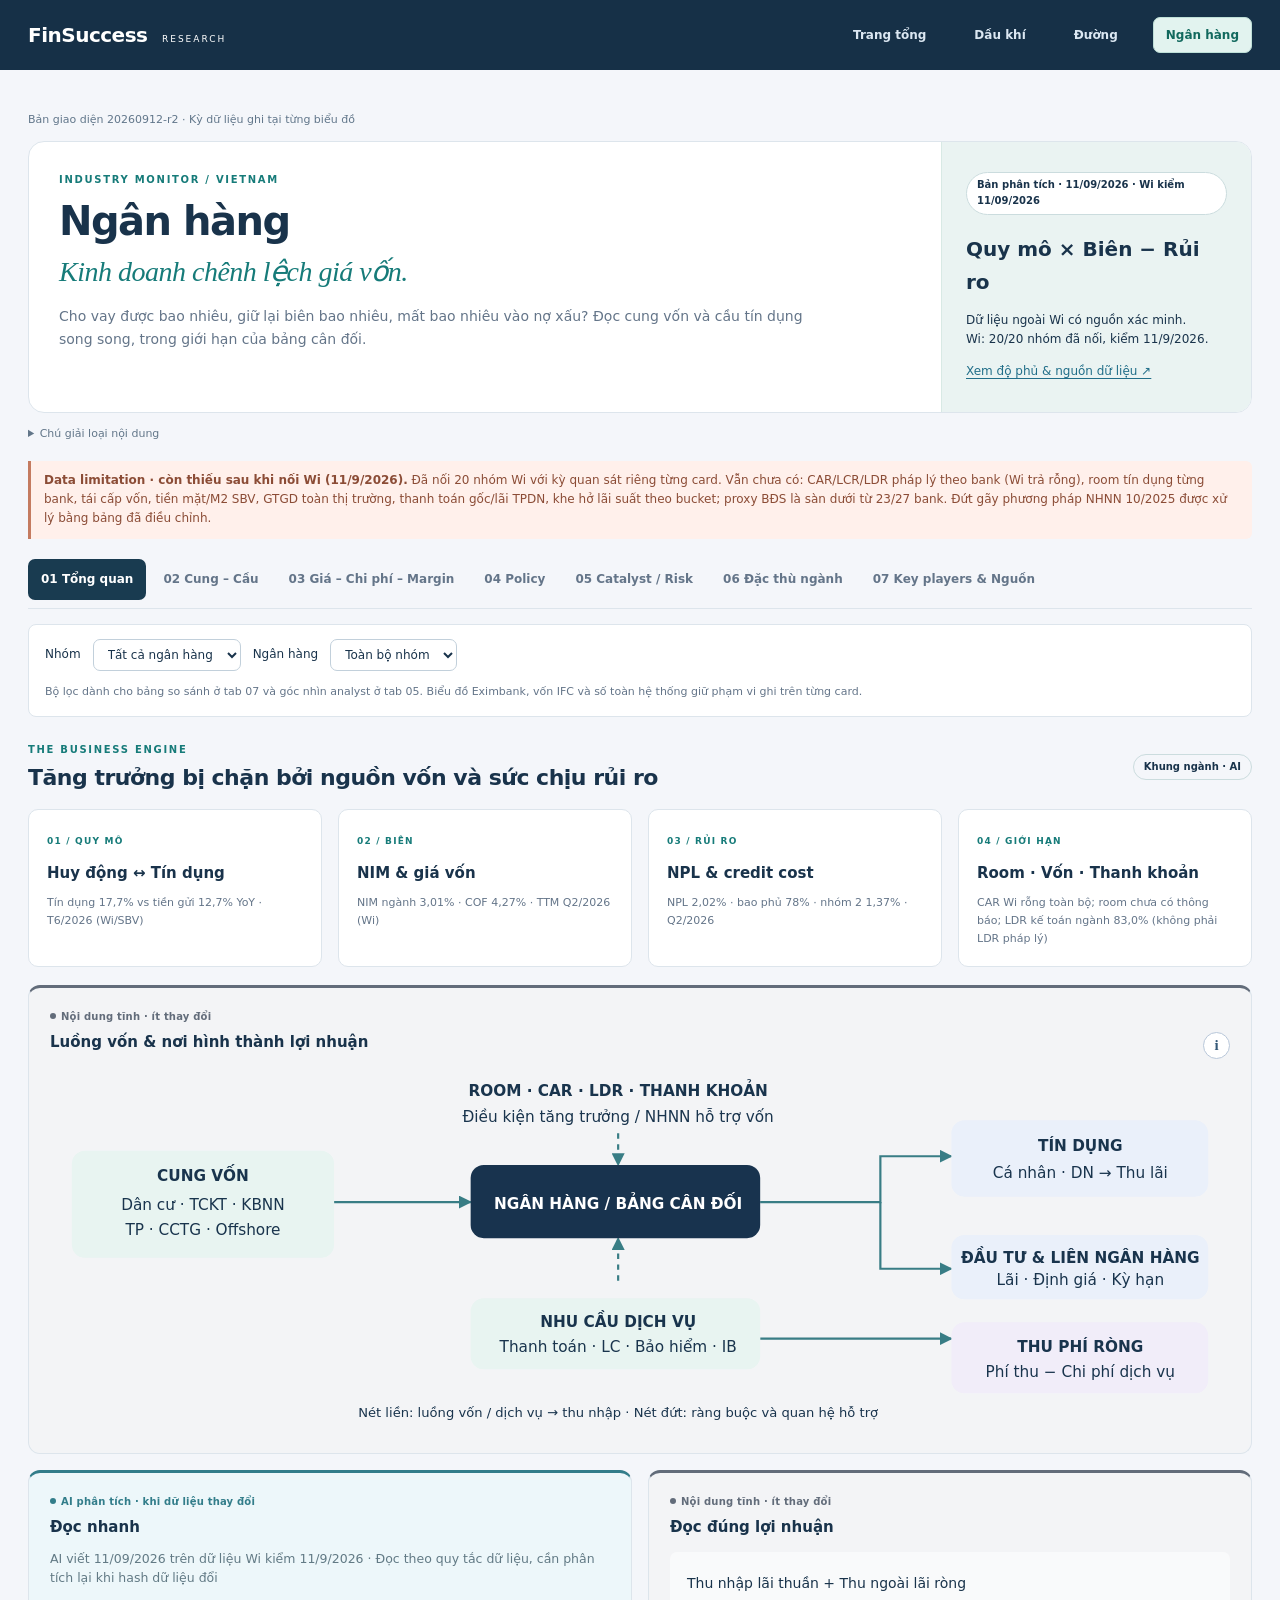
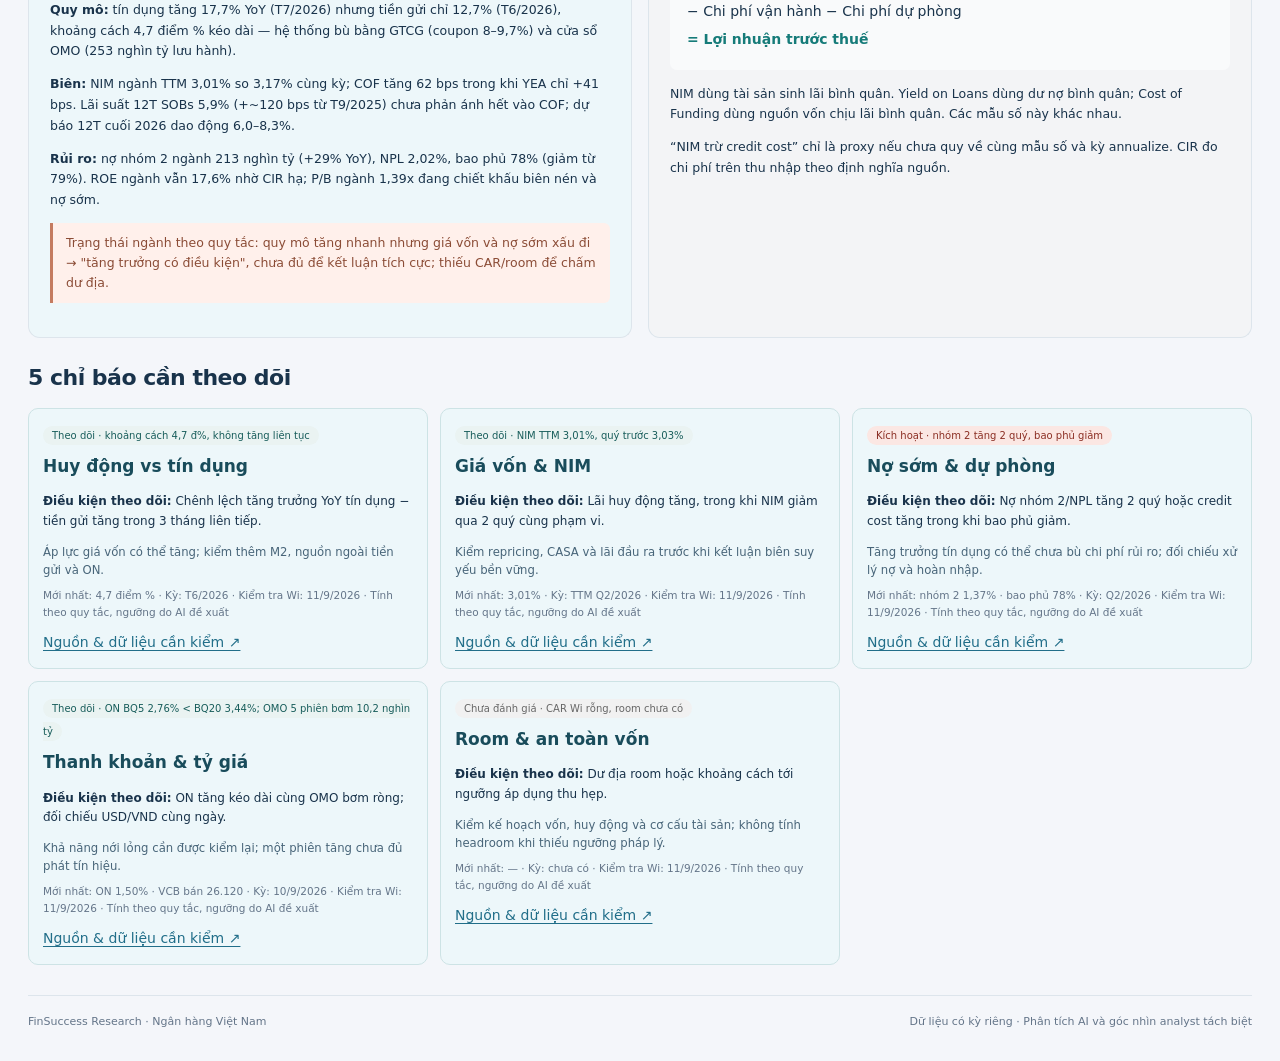
<file: Bank/index.html>
<!doctype html>
<html lang="vi">
<head>
  <meta charset="utf-8"><meta name="viewport" content="width=device-width,initial-scale=1">
  <title>Ngân hàng | FinSuccess Industry Research</title>
  <link rel="stylesheet" href="../assets/site-navigation.css?v=54a3825f55f4">
  <script src="../assets/site-navigation.js?v=9b367760d97e" data-release="20260912-r2"></script>
  <link rel="stylesheet" href="../assets/bank-dashboard.css?v=d1e4b007a137">
  <link rel="stylesheet" href="../assets/dashboard-ui.css?v=46541cba0fd4">
<link rel="stylesheet" href="../assets/catalyst-board.css?v=f0a0d8faa97d">
</head>
<body data-sector="bank">
<a class="skip" href="#content">Đến nội dung phân tích</a>
<header class="topbar"><div><a class="brand" data-site-route="home" href="../">FinSuccess <span>RESEARCH</span></a><nav data-site-navigation="bank"><a href="../">Trang tổng</a><a href="../Dau-khi/">Dầu khí</a><a href="../Sugar/">Đường</a><a href="./" aria-current="page">Ngân hàng</a></nav></div></header>
<main class="wrap">
  <p class="site-release-inline" data-release-label></p>
  <section class="hero">
    <div><p class="eyebrow">INDUSTRY MONITOR / VIETNAM</p><h1>Ngân hàng<span>Kinh doanh chênh lệch giá vốn.</span></h1><p class="lede">Cho vay được bao nhiêu, giữ lại biên bao nhiêu, mất bao nhiêu vào nợ xấu? Đọc cung vốn và cầu tín dụng song song, trong giới hạn của bảng cân đối.</p></div>
    <div class="hero-aside"><span class="pill">Bản phân tích · 11/09/2026 · Wi kiểm 11/09/2026</span><strong>Quy mô × Biên − Rủi ro</strong><p>Dữ liệu ngoài Wi và Wi bundle đã được tích hợp.<br>Một số block vẫn còn giới hạn dữ liệu theo phạm vi đã thống nhất.</p><a href="#mt7">Xem độ phủ & nguồn dữ liệu ↗</a></div>
  </section>
  <div class="data-gap global-gap"><b>Data limitation · Wi bundle đã được nối.</b> Các số huy động, tín dụng, NIM, chất lượng tài sản, tỷ giá và định giá hiển thị khi có dữ liệu đã xác minh. Một số chỉ tiêu vẫn còn giới hạn (CAR/LDR/LCR, room, refinancing, SBV cash, v.v.) nên không thể kết luận xu hướng toàn ngành từ các khối đó. Số ngoài Wi luôn ghi riêng kỳ và phạm vi.</div>
  <nav class="major-tabs" role="tablist" aria-label="Phân tích ngành ngân hàng">
    <button class="majortabbtn" role="tab" id="tab-mt1" aria-controls="pane-mt1" data-tab="mt1">01 Tổng quan</button>
    <button class="majortabbtn" role="tab" id="tab-mt2" aria-controls="pane-mt2" data-tab="mt2">02 Cung – Cầu</button>
    <button class="majortabbtn" role="tab" id="tab-mt3" aria-controls="pane-mt3" data-tab="mt3">03 Giá – Chi phí – Margin</button>
    <button class="majortabbtn" role="tab" id="tab-mt4" aria-controls="pane-mt4" data-tab="mt4">04 Policy</button>
    <button class="majortabbtn" role="tab" id="tab-mt5" aria-controls="pane-mt5" data-tab="mt5">05 Catalyst / Risk</button>
    <button class="majortabbtn" role="tab" id="tab-mt6" aria-controls="pane-mt6" data-tab="mt6">06 Đặc thù ngành</button>
    <button class="majortabbtn" role="tab" id="tab-mt7" aria-controls="pane-mt7" data-tab="mt7">07 Key players & Nguồn</button>
  </nav>
  <div id="content">
  <section class="majorpane" id="pane-mt1" role="tabpanel" aria-labelledby="tab-mt1" data-tab="mt1">
    <div class="sectionhead"><div><p class="eyebrow">THE BUSINESS ENGINE</p><h2>Tăng trưởng bị chặn bởi nguồn vốn và sức chịu rủi ro</h2></div><span class="tag">Khung ngành · AI</span></div>
    <div class="grid four kpis">
      <article><span>01 / QUY MÔ</span><strong>Huy động ↔ Tín dụng</strong><p>Wi bundle + nguồn public · tháng</p></article>
      <article><span>02 / BIÊN</span><strong>NIM & giá vốn</strong><p>Wi bundle + nguồn public · quý</p></article>
      <article><span>03 / RỦI RO</span><strong>NPL & credit cost</strong><p>Wi bundle + nguồn public · quý</p></article>
      <article><span>04 / GIỚI HẠN</span><strong>Room · Vốn · Thanh khoản</strong><p>Giới hạn vẫn hiển thị rõ khi thiếu dữ liệu</p></article>
    </div>
    <article class="card" data-update-kind="static" data-cadence="rare"><h3 class="chart-title">Luồng vốn & nơi hình thành lợi nhuận</h3>
      <div class="flow-scroll" tabindex="0" role="region" aria-label="Sơ đồ luồng vốn; cuộn ngang trên màn hình nhỏ">
      <svg class="flow" viewBox="0 0 1080 330" role="img" aria-labelledby="flow-title flow-desc"><title id="flow-title">Luồng vốn ngành ngân hàng</title><desc id="flow-desc">Người gửi tiền và nhà tài trợ cấp vốn cho ngân hàng. Ngân hàng phân bổ vào tín dụng và đầu tư. Khách hàng dùng dịch vụ tạo thu phí. NHNN, room và các tỷ lệ an toàn là điều kiện hỗ trợ hoặc giới hạn, thể hiện bằng nét đứt.</desc><defs><marker id="arrow" viewBox="0 0 10 10" refX="9" refY="5" markerWidth="6" markerHeight="6" orient="auto-start-reverse"><path d="M0 0L10 5L0 10Z" fill="#387d85"/></marker></defs>
      <g fill="none" stroke="#387d85" stroke-width="2" marker-end="url(#arrow)"><path d="M260 120H385"/><path d="M650 120H760V78H825"/><path d="M760 120V181H825"/><path d="M650 245H825"/><path stroke-dasharray="5 5" d="M520 192V153"/><path stroke-dasharray="5 5" d="M520 57V86"/></g>
      <rect x="20" y="73" width="240" height="98" rx="12" fill="#e8f4f1"/><rect x="385" y="86" width="265" height="67" rx="12" fill="#18334e"/><rect x="825" y="45" width="235" height="70" rx="12" fill="#eaf0fa"/><rect x="825" y="150" width="235" height="59" rx="12" fill="#eaf0fa"/><rect x="385" y="208" width="265" height="65" rx="12" fill="#e8f4f1"/><rect x="825" y="230" width="235" height="65" rx="12" fill="#f1edf9"/>
      <g text-anchor="middle" font-family="system-ui" font-size="14" fill="#19344d"><text x="140" y="101" font-weight="700">CUNG VỐN</text><text x="140" y="127">Dân cư · TCKT · KBNN</text><text x="140" y="150">TP · CCTG · Offshore</text><text x="520" y="126" fill="white" font-weight="700">NGÂN HÀNG / BẢNG CÂN ĐỐI</text><text x="943" y="73" font-weight="700">TÍN DỤNG</text><text x="943" y="98">Cá nhân · DN → Thu lãi</text><text x="943" y="176" font-weight="700">ĐẦU TƯ & LIÊN NGÂN HÀNG</text><text x="943" y="196">Lãi · Định giá · Kỳ hạn</text><text x="520" y="234" font-weight="700">NHU CẦU DỊCH VỤ</text><text x="520" y="257">Thanh toán · LC · Bảo hiểm · IB</text><text x="943" y="257" font-weight="700">THU PHÍ RÒNG</text><text x="943" y="280">Phí thu − Chi phí dịch vụ</text><text x="520" y="23" font-weight="700">ROOM · CAR · LDR · THANH KHOẢN</text><text x="520" y="47">Điều kiện tăng trưởng / NHNN hỗ trợ vốn</text><text x="520" y="317" font-size="12">Nét liền: luồng vốn / dịch vụ → thu nhập · Nét đứt: ràng buộc và quan hệ hỗ trợ</text></g></svg></div>
      <p class="chart-insight">AI · 11/09/2026 · Khung cơ chế, chưa có dữ liệu ngành: tiền gửi là nghĩa vụ của bank; tín dụng và danh mục đầu tư tạo tài sản sinh lãi. Cung và cầu liên hệ qua bảng cân đối, không phải chuỗi biến đổi hàng hóa. Thu dịch vụ tạo nguồn lợi nhuận bổ sung nhưng vẫn có chi phí vận hành và một số nghiệp vụ sử dụng vốn/rủi ro.</p>
    </article>
    <div class="grid two" style="margin-top:16px"><article class="card" data-update-kind="ai" data-cadence="on-data-change"><h3>Đọc nhanh</h3><p class="analysis-date">AI viết 11/09/2026 · Khung phân tích; chưa phải nhận định thị trường hiện tại</p><p><b>Ba lớp cần đọc:</b> quy mô cho vay trong room và khả năng huy động; NIM sau tác động giá vốn; lợi nhuận sau dự phòng và chi phí vận hành.</p><p>Thu phí là nguồn tăng trưởng bổ sung. Để kiểm chứng, phải tách thanh toán, bảo hiểm, LC/bảo lãnh và dịch vụ thị trường vốn; không lấy toàn bộ thu ngoài lãi làm phí.</p><p class="data-gap">Chưa nối Wi nên chưa chấm trạng thái tích cực/tiêu cực cho ngành hoặc từng bank.</p></article><article class="card" data-update-kind="static" data-cadence="rare"><h3>Đọc đúng lợi nhuận</h3><div class="equation">Thu nhập lãi thuần + Thu ngoài lãi ròng<br>− Chi phí vận hành − Chi phí dự phòng<br><b>= Lợi nhuận trước thuế</b></div><p>NIM dùng tài sản sinh lãi bình quân. Yield on Loans dùng dư nợ bình quân; Cost of Funding dùng nguồn vốn chịu lãi bình quân. Các mẫu số này khác nhau.</p><p>“NIM trừ credit cost” chỉ là proxy nếu chưa quy về cùng mẫu số và kỳ annualize. CIR đo chi phí trên thu nhập theo định nghĩa nguồn.</p></article></div>
    <div class="sectionhead"><h2>5 chỉ báo cần theo dõi</h2></div><div id="overview-watch" class="monitor-grid"></div>
  </section>
  <section class="majorpane" id="pane-mt2" role="tabpanel" aria-labelledby="tab-mt2" data-tab="mt2" hidden>
    <div class="sectionhead"><div><p class="eyebrow">FUNDING & DEMAND</p><h2>Cung vốn đi cùng cầu tín dụng</h2></div></div>
    <div class="subtabs" role="tablist" aria-label="Địa lý cung cầu"><button class="tabbtn" role="tab" id="geo-vn" aria-controls="geo-pane-vn" aria-selected="true" data-geo="vn">Việt Nam</button><button class="tabbtn" role="tab" id="geo-world" aria-controls="geo-pane-world" aria-selected="false" tabindex="-1" data-geo="world">Thế giới / vốn offshore</button></div>
    <div id="geo-pane-vn" role="tabpanel" aria-labelledby="geo-vn"><div class="grid two" data-blocks="2"></div></div>
    <div id="geo-pane-world" role="tabpanel" aria-labelledby="geo-world" hidden><article class="card" data-update-kind="document" data-cadence="irregular" data-refresh-status="snapshot"><h3 class="chart-title">VPBank · nguồn vốn IFC dài hạn</h3><div class="offshore-number">150 <span>triệu USD · khoản vay được phê duyệt</span></div><p>IFC công bố khoản vay 5 năm tối đa 100 triệu USD và 7 năm tối đa 50 triệu USD, hướng tới SME, doanh nghiệp do phụ nữ làm chủ và SME nông nghiệp.</p><ol class="timeline"><li><b>10/02/2026</b><span>Công bố đề xuất đầu tư</span></li><li><b>27/03/2026</b><span>Phê duyệt</span></li><li><b>20/05/2026</b><span>Ký kết</span></li><li><b>29/06/2026</b><span>Hồ sơ ghi nhận “Invested”</span></li></ol><p class="data-gap">Quy mô phê duyệt không xác nhận toàn bộ tiền đã giải ngân. Không cộng khoản IFC 150 triệu USD với tổng gói dự kiến tối đa 830 triệu USD vì IFC là một cấu phần.</p><p class="source-links">Nguồn: <a href="https://disclosures.ifc.org/project-detail/SII/52109/vpb-srloan2026" target="_blank" rel="noopener">IFC · dự án 52109</a></p><p class="cadence-note">Kỳ: sự kiện năm 2026 · Nguồn cập nhật: 04/07/2026 · Kiểm tra: 11/09/2026 · Công bố: theo sự kiện, không cố định · Job: chưa tự động</p><p class="chart-insight">AI · 11/09/2026 · Nguồn IFC kỳ hạn dài hỗ trợ cơ cấu nguồn vốn và phân khúc SME. Tác động lên giá vốn phụ thuộc lãi vay, phí, hedge ngoại tệ và tiến độ giải ngân; chưa có đủ số để kết luận NIM tăng.</p></article><p class="note">Phạm vi: nguồn vốn quốc tế cho ngân hàng Việt Nam, không phải tổng cung–cầu tín dụng toàn cầu. Lợi suất 17 nước và tỷ giá theo dõi ở Catalyst/Risk khi nối Wi.</p></div>
  </section>
  <section class="majorpane" id="pane-mt3" role="tabpanel" aria-labelledby="tab-mt3" data-tab="mt3" hidden>
    <div class="sectionhead"><div><p class="eyebrow">PRICING & PROFITABILITY</p><h2>Giá đầu ra, chi phí đầu vào, biên giữ lại</h2></div><span class="tag">Lãi vay công bố ≠ NIM</span></div>
    <div class="rate-controls"><label for="rate-window">Khoảng thời gian Eximbank</label><select id="rate-window"><option value="all">Toàn bộ năm 2026</option><option value="3">3 tháng gần nhất có số</option></select></div>
    <div class="grid two"><article class="card" data-update-kind="document" data-cadence="irregular" data-refresh-status="loaded"><h3 class="chart-title">Eximbank · lãi suất cho vay bình quân</h3><p class="unit">%/năm · khoản vay theo công bố Eximbank</p><div id="eib-lending" class="chart"></div><div class="chart-legend"><span style="--series:#167b79">Toàn bộ</span><span style="--series:#426cba">Cá nhân</span><span style="--series:#ad724d">Doanh nghiệp</span></div><div class="external-meta"></div><p class="data-gap">Phạm vi một ngân hàng; không đại diện lãi vay toàn ngành, không phải lãi suất của mọi khoản vay mới hoặc Yield on Loans tính từ BCTC.</p><p class="chart-insight">AI · 11/09/2026 · Bản nền EIB tháng 1–7/2026: lãi suất cho vay bình quân tăng, nhưng chưa đủ suy lợi nhuận cải thiện. Đọc đồng thời chênh lệch lãi suất công bố, quy mô và rủi ro khách vay. Khi dữ liệu vượt kỳ này, cần phân tích lại nhận định.</p></article>
    <article class="card" data-update-kind="document" data-cadence="irregular" data-refresh-status="loaded"><h3 class="chart-title">Eximbank · chênh lệch lãi suất bình quân</h3><p class="unit">điểm phần trăm/năm · chênh lệch theo công bố</p><div id="eib-spread" class="chart"></div><div class="chart-legend"><span style="--series:#7862a4">Chênh lệch lãi suất</span></div><div class="external-meta"></div><p class="data-gap">Đây là chênh lệch công bố của Eximbank, không phải NIM hoặc biên sau credit cost. Không trộn với lãi huy động niêm yết của kỳ hạn đơn lẻ.</p><p class="chart-insight">AI · 11/09/2026 · Bản nền EIB tháng 1–7/2026: chênh lệch cuối kỳ thấp hơn đầu kỳ dù lãi vay tăng. Tín hiệu phù hợp với sức ép giá vốn tương đối, nhưng cần NIM Wi và cơ cấu vốn để xác định tác động lợi nhuận.</p></article></div>
    <details class="data-table"><summary>Bảng số gốc Eximbank · xem và đối chiếu</summary><div id="eib-table" class="table-scroll"></div></details>
    <p id="eib-summary" class="note" aria-live="polite"></p>
    <div class="grid two" data-blocks="3"></div>
  </section>
  <section class="majorpane" id="pane-mt4" role="tabpanel" aria-labelledby="tab-mt4" data-tab="mt4" hidden>
    <div class="sectionhead"><div><p class="eyebrow">POLICY TRANSMISSION</p><h2>Chính sách đặt giới hạn cho tăng trưởng</h2></div></div>
    <article class="card" data-update-kind="event" data-cadence="event"><h3 class="chart-title">Mốc pháp lý cần đặt cạnh bảng cân đối</h3><ol class="timeline policy-timeline"><li><b>TT22/2019 & sửa đổi</b><span>Giới hạn và tỷ lệ an toàn. Theo dõi cách xác định nguồn vốn, dư nợ, kỳ hạn và đối tượng áp dụng.</span></li><li><b>TT41/2016 → TT14/2025</b><span>Khung an toàn vốn cần đối chiếu lộ trình chuyển đổi của từng bank. TT14 có hiệu lực 15/09/2025; không đồng nghĩa mọi bank áp dụng đầy đủ ngay.</span></li><li><b>TT25/2026 · 01/07/2026</b><span>Sửa đổi TT22/2019, ban hành 22/06/2026. Cần đọc điều khoản và công bố của bank trước khi tính dư địa.</span></li><li><b>Dự thảo / lấy ý kiến</b><span>Tách đề xuất với văn bản đã ban hành và ngày hiệu lực. Chưa có nội dung dự thảo mới được xác minh trong phiên.</span></li></ol><div class="transmission"><span>Quy định / room</span><b>→</b><span>Vốn & thanh khoản khả dụng</span><b>→</b><span>Tín dụng / cơ cấu tài sản</span><b>→</b><span>NIM · ROE · rủi ro</span></div><p class="source-links">Nguồn: <a href="https://tapchinganhang.gov.vn/chuan-hoa-ty-le-an-toan-von-buoc-tien-moi-trong-quan-ly-rui-ro-va-nang-cao-suc-chong-chiu-cua-he-thong-ngan-hang-16379.html" target="_blank" rel="noopener">Tạp chí Ngân hàng · TT14</a> · <a href="https://congbao.chinhphu.vn/van-ban/thong-tu-so-25-2026-tt-nhnn-469825.htm" target="_blank" rel="noopener">Công báo · TT25/2026</a> · <a href="https://sbv.gov.vn/vi/web/sbv_portal/l%E1%BA%A5y-%C3%BD-ki%E1%BA%BFn-d%E1%BB%B1-th%E1%BA%A3o-vbqppl1" target="_blank" rel="noopener">SBV · dự thảo</a></p><p class="cadence-note">Kỳ: mốc ban hành/hiệu lực · Kiểm tra: 11/09/2026 · Công bố: theo sự kiện · Job: chưa tự động</p><p class="data-gap">Danh sách theo dõi, chưa phải bộ văn bản hợp nhất đầy đủ tại 11/09/2026. Chưa xác minh hết sửa đổi, lộ trình và ngưỡng từng bank; không hiển thị trạng thái tuân thủ. LCR không mặc định là tỷ lệ do TT22 quy định.</p><p class="chart-insight">AI · 11/09/2026 · Sửa cách tính tỷ lệ có thể thay đổi khả năng phân bổ vốn ngay cả khi quy mô tài sản không đổi. Muốn đo tác động phải xác định điều khoản, thời điểm và mẫu số của bank; không gán điểm tác động giả cho văn bản.</p></article>
    <div class="grid two" data-blocks="4"></div><article class="note"><b>Tài liệu nghiên cứu pháp lý</b><p><a href="https://notebook.google.com/notebook/c62e7919-7fc8-440f-9987-6a47ce4d94d0" target="_blank" rel="noopener">Mở NotebookLM do analyst cung cấp ↗</a></p><p class="data-gap">Notebook chưa đọc được trong phiên. Nội dung bên trong chưa được dùng làm bằng chứng; văn bản mới cần đối chiếu nguồn chính thức.</p></article>
  </section>
  <section class="majorpane" id="pane-mt5" role="tabpanel" aria-labelledby="tab-mt5" data-tab="mt5" hidden>
    <div class="sectionhead"><div><p class="eyebrow">THESIS MONITOR</p><h2>Tín hiệu nào sẽ đổi cách nhìn ngành?</h2></div></div>
    <p class="note">Điều kiện dưới đây là giả định theo dõi do AI đề xuất, chưa được kiểm định thống kê. Thiếu số thì trạng thái là “Chưa đánh giá”, không phải “Bình thường”.</p><div id="catalyst-watch" class="monitor-grid"></div>
    <div class="scenarios"><div role="tablist" aria-label="Kịch bản ngành"><button class="tabbtn" role="tab" data-scenario="base" id="scenario-base" aria-controls="scenario-detail" aria-selected="true">Cơ sở</button><button class="tabbtn" role="tab" data-scenario="up" id="scenario-up" aria-controls="scenario-detail" aria-selected="false" tabindex="-1">Thuận lợi</button><button class="tabbtn" role="tab" data-scenario="down" id="scenario-down" aria-controls="scenario-detail" aria-selected="false" tabindex="-1">Bất lợi</button></div><p id="scenario-detail" role="tabpanel" aria-labelledby="scenario-base"></p><small>Khung điều kiện, không gán xác suất hoặc giá mục tiêu khi chưa có dữ liệu.</small></div>
    <div class="grid two" data-blocks="5"></div>
    <details class="analyst-input" data-update-kind="analyst" data-cadence="on-demand"><summary>Góc nhìn riêng của analyst</summary><p>Nhập key insight, giả định hoặc phản biện riêng. Lưu trên trình duyệt này, theo mã/nhóm đang chọn; không tự đồng bộ hay bị job dữ liệu ghi đè.</p><label for="analyst-author">Tác giả</label><input id="analyst-author" maxlength="100" autocomplete="name"><label for="analyst-note">Góc nhìn riêng</label><textarea id="analyst-note" rows="5" maxlength="10000" placeholder="Chưa có ý kiến analyst."></textarea><button class="btn" id="save-note">Lưu góc nhìn</button><button class="btn secondary" id="export-note">Xuất bản sao JSON</button><p id="note-status" role="status"></p></details>
  </section>
  <section class="majorpane" id="pane-mt6" role="tabpanel" aria-labelledby="tab-mt6" data-tab="mt6" hidden>
    <div class="sectionhead"><div><p class="eyebrow">BALANCE SHEET CONSTRAINTS</p><h2>Rủi ro nằm trong cơ cấu, kỳ hạn và mẫu số</h2></div></div>
    <div class="grid two" data-blocks="6"></div>
    <article class="card" data-update-kind="static" data-cadence="rare"><h3>Quy tắc cho proxy BĐS</h3><div class="equation">Tỷ trọng mẫu = Σ dư nợ liên quan BĐS không trùng / Σ tổng dư nợ cùng mẫu<br>Ước lượng hệ thống = tỷ trọng mẫu × tín dụng hệ thống cùng mốc</div><p>Tách BĐS kinh doanh, xây dựng, mua/sửa nhà. Bank không tách vay mua nhà khỏi bán lẻ phải ghi “chưa tách”, không thay bằng 0. Công bố danh sách bank, kỳ, dư nợ mẫu và tỷ lệ độ phủ; khi đổi mẫu phải trình bày ảnh hưởng.</p><p class="data-gap">Ngoại suy giả định bank ngoài mẫu có cơ cấu tương tự mẫu niêm yết; giả định có thể sai đáng kể. Không nối quý của bank với tháng mới nhất của hệ thống rồi trình bày là số cùng kỳ.</p></article>
  </section>
  <section class="majorpane" id="pane-mt7" role="tabpanel" aria-labelledby="tab-mt7" data-tab="mt7" hidden>
    <div class="sectionhead"><div><p class="eyebrow">BANK UNIVERSE & DATA COVERAGE</p><h2>So sánh đúng nhóm, đúng dữ liệu</h2></div></div>
    <div id="players" class="grid four"></div><p class="note">Nhóm theo flow nghiên cứu, không phải phân loại pháp lý hoặc xếp hạng đầu tư. Agribank thuộc Big 4/SOBs nhưng không có P/E/P/B cổ phiếu niêm yết. Danh sách là universe theo dõi, không khẳng định số mã có dữ liệu Wi.</p><div class="table-scroll"><table><caption>Chỉ số so sánh từng bank · bộ lọc áp dụng bảng này và góc nhìn analyst</caption><thead><tr><th>Mã</th><th>Nhóm</th><th>NIM</th><th>CASA</th><th>NPL</th><th>ROE</th><th>P/B</th><th>Kỳ / Trạng thái</th></tr></thead><tbody id="bank-rows"></tbody></table></div>
    <div class="grid two" data-blocks="7"></div>
    <div class="sectionhead"><h2>Nguồn dữ liệu & phần đang chờ</h2><span id="coverage-count" class="tag"></span></div><div class="table-scroll"><table><caption>Danh mục nguồn · dữ liệu thiếu luôn hiển thị</caption><thead><tr><th>Block / chỉ tiêu</th><th>Nguồn</th><th>Kỳ quan sát / Lịch công bố</th><th>Kiểm tra / Trạng thái</th><th>Giới hạn</th></tr></thead><tbody id="source-rows"></tbody></table></div><p class="note">Đã nối bộ tải công khai Eximbank năm 2026, IFC, pháp lý và Wi bundle session-only với dữ liệu thực. Một số khối vẫn còn giới hạn/không có dữ liệu công bố đầy đủ; các phần thiếu vẫn được giữ rõ bằng cảnh báo dữ liệu. Chưa cấu hình job gọi mô hình AI.</p>
  </section>
  </div>
  <footer>FinSuccess Research · Ngân hàng Việt Nam <span>Dữ liệu có kỳ riêng · Phân tích AI và góc nhìn analyst tách biệt</span></footer>
</main>
<noscript><p class="data-gap">Cần bật JavaScript để chuyển tab và xem biểu đồ. Số Wi nằm trong data/bank-wi-data.js và chỉ hiển thị khi có JavaScript.</p></noscript>
<script src="../data/bank-public-data.js?v=acee1e92ccf7"></script><script src="../data/bank-wi-data.js?v=6679467647c3"></script><script src="../assets/bank-content.js?v=a0e5e524576d"></script><script src="../assets/bank-dashboard.js?v=a3ef18aa27c0"></script><script src="../assets/bank-wi.js?v=2452afc6fa10"></script><script src="../assets/sector-content.js?v=900113ed2650"></script><script src="../assets/chart-cards.js?v=f44a219020ee"></script>
<script src="../assets/dashboard-ui.js?v=6b0822e725ed"></script>
<script src="../assets/catalyst-board.js?v=aab58d673101"></script>
</body></html>
</file>
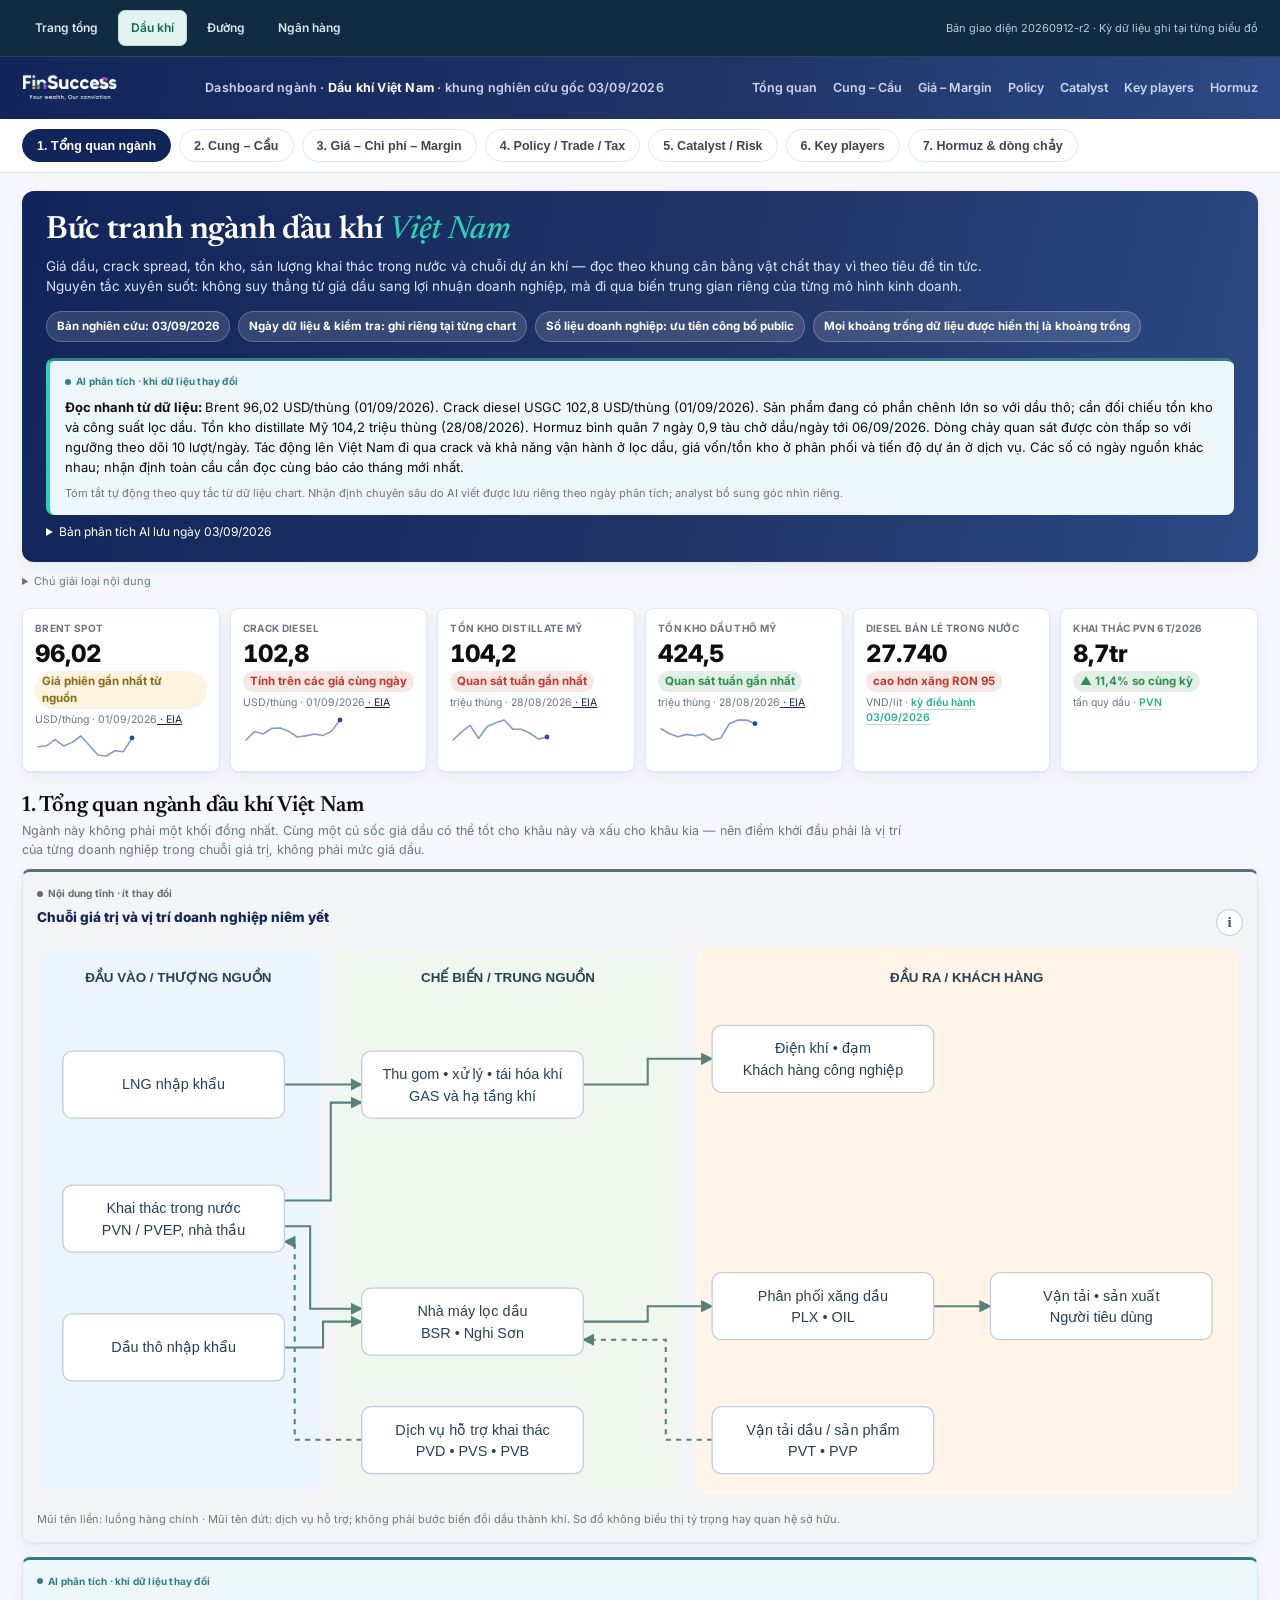
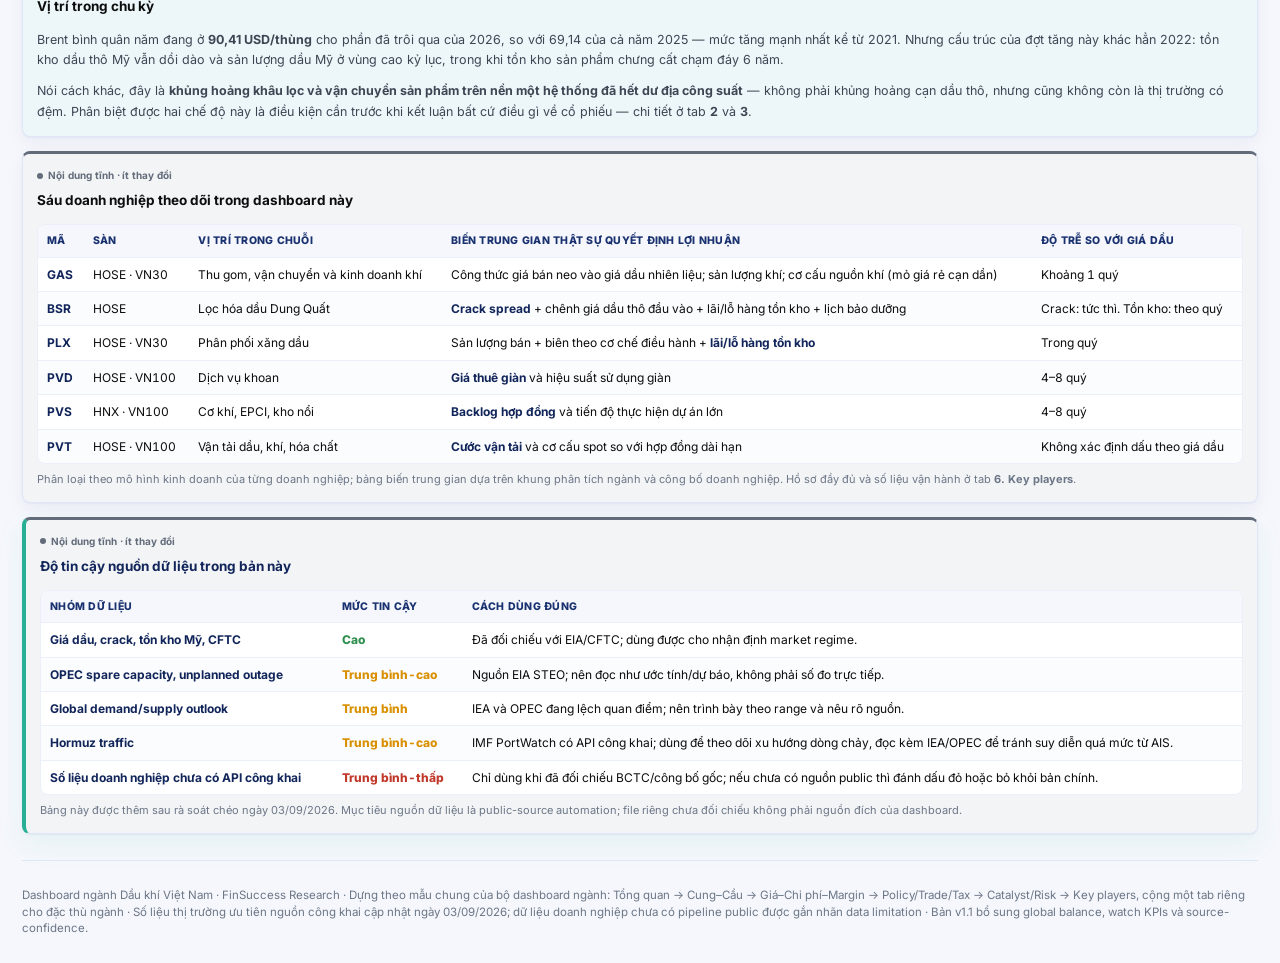
<file: Dau-khi/index.html>
<!doctype html>
<html lang="vi">
<head>
<meta charset="utf-8" />
<meta name="viewport" content="width=device-width, initial-scale=1" />
<title>Ngành Dầu khí Việt Nam · FinSuccess Research</title>
<link rel="preconnect" href="https://fonts.googleapis.com">
<link rel="preconnect" href="https://fonts.gstatic.com" crossorigin>
<link rel="stylesheet" href="https://fonts.googleapis.com/css2?family=Inter:wght@400;500;600;700;800&family=Newsreader:ital,wght@0,400;0,500;0,600;1,400;1,500&display=swap">
<style>
:root{
  color-scheme: light;
  /* ---- token lấy từ website công ty https://fisc.vn ---- */
  --navy:#11255a; --navy2:#19316f; --navy3:#223567;
  --accent:#27af95; --accent-bright:#2fd0b2; --accent-soft:#e6f5f1;
  --tint:#dfe6f7; --tint-soft:#f5f7fc;
  --bg:#ffffff; --page:#f5f7fc; --card:#ffffff;
  --ink:#0d0d0d; --ink2:#3d4653; --muted:#6b7686;
  --line:#dfe6f7; --hair:#eaeff9;
  --brand:#11255a; --brand2:#19316f; --brand-deep:#11255a; --gold:#b8801f; --gold-soft:#fdf3e0;
  --soft:#f5f7fc; --warn-bg:#fdf3e0; --danger-bg:#fbeae7;
  --chart-surface:#ffffff; --grid:#e8edf7; --axis:#c6cfe0;
  --s1:#1f4e9c; --s2:#d1583f; --s3:#27af95; --s4:#d99000; --s5:#a45bb8; --s6:#2f8f4e; --s7:#4b5bd4; --s8:#b8443a;
  --good:#2f8f4e; --warning:#d99000; --serious:#dd7f4e; --critical:#c0392b;
  --shadow:0 1px 2px rgba(17,37,90,.04), 0 6px 18px rgba(17,37,90,.05);
  --radius:8px;
}
body{font-family:"Inter",ui-sans-serif,system-ui,-apple-system,"Segoe UI",sans-serif}
h1,h2,.hero h1,.intro h1{font-family:"Newsreader","Iowan Old Style",Georgia,serif;font-weight:600;letter-spacing:-.01em}
h1 em,h2 em,.accent{font-style:italic;color:var(--accent);font-weight:500}
.hero h1 em{color:var(--accent-bright)}
table,.kpi .value,.value,td,th{font-family:"Inter",ui-sans-serif,system-ui,sans-serif;font-variant-numeric:tabular-nums}

/* ---- thanh nhận diện công ty ---- */
.fiscbar{background:linear-gradient(103deg,var(--navy) 0%,var(--navy3) 58%,#2c4a86 100%);color:#fff}
.fiscbar-inner{max-width:1460px;margin:auto;padding:14px 22px;display:flex;align-items:center;justify-content:space-between;gap:18px;flex-wrap:wrap}
.fiscbar img{height:34px;width:auto;display:block}
.fiscbar .fiscbar-doc{font-size:12.5px;font-weight:600;color:#c9d6f0;letter-spacing:.2px}
.fiscbar .fiscbar-doc b{color:#fff;font-weight:700}
.fiscbar .fiscbar-nav{display:flex;gap:16px;flex-wrap:wrap}
.fiscbar .fiscbar-nav a{color:#c9d6f0;text-decoration:none;font-size:12.5px;font-weight:600}
.fiscbar .fiscbar-nav a:hover{color:var(--accent-bright)}

/* ---- nguồn dạng link ---- */
.source-note a,.conf-note a,.src-link{color:var(--accent);text-decoration:none;border-bottom:1px solid rgba(39,175,149,.35);font-weight:600}
.source-note a:hover,.conf-note a:hover,.src-link:hover{color:var(--navy2);border-bottom-color:var(--navy2)}
.source-note{font-size:11px;color:var(--muted);margin-top:8px;line-height:1.6}
.srcrow{display:flex;flex-wrap:wrap;gap:4px 10px;margin-top:6px}
.srcrow a{display:inline-flex;align-items:center;gap:4px;font-size:11px;font-weight:600;color:var(--accent);text-decoration:none;border:1px solid var(--line);border-radius:999px;padding:3px 9px;background:var(--tint-soft)}
.srcrow a:after{content:"↗";font-size:9px;opacity:.7}
.srcrow a:hover{border-color:var(--accent);background:var(--accent-soft)}

*{box-sizing:border-box}
html{scroll-behavior:smooth}
@media (prefers-reduced-motion: reduce){ *{transition:none!important; scroll-behavior:auto!important} }
body{margin:0;background:var(--page);color:var(--ink);font-family:ui-sans-serif,"Inter",system-ui,-apple-system,"Segoe UI",sans-serif;font-variant-numeric:proportional-nums}
table{font-variant-numeric:tabular-nums}
header{position:sticky;top:0;z-index:30;background:color-mix(in srgb, var(--bg) 90%, transparent);backdrop-filter:blur(10px);border-bottom:1px solid var(--line)}
.nav{max-width:1460px;margin:auto;padding:12px 22px;display:flex;gap:16px;align-items:center;justify-content:space-between}
.brand{font-weight:800;letter-spacing:.3px;font-size:13px;color:var(--ink)}
.navlinks{display:flex;gap:14px;flex-wrap:wrap}
.navlinks a{text-decoration:none;color:var(--muted);font-size:12.5px;font-weight:700}
.navlinks a:hover{color:var(--brand)}
.container{max-width:1460px;margin:auto;padding:22px}
.hero{padding:26px 28px;border-radius:20px;background:linear-gradient(120deg,var(--brand-deep),var(--brand2));color:#fff;box-shadow:var(--shadow)}
.hero h1{margin:0 0 8px;font-size:30px;line-height:1.15;text-wrap:balance}
.hero p{margin:0;color:#dbeadb;max-width:920px;font-size:14.5px;line-height:1.55}
.tagrow{display:flex;gap:8px;flex-wrap:wrap;margin-top:14px}
.tag{background:rgba(255,255,255,.14);border:1px solid rgba(255,255,255,.2);padding:6px 10px;border-radius:999px;font-size:11.5px;font-weight:700}
.insight{margin-top:16px;padding:13px 15px;background:rgba(255,255,255,.1);border-left:4px solid var(--gold);border-radius:10px;font-size:13.5px;line-height:1.6}
.insight b{color:#fff}
.grid{display:grid;gap:14px}
.kpis{grid-template-columns:repeat(6,minmax(150px,1fr));margin:16px 0}
.kpi{background:var(--card);border:1px solid var(--line);border-radius:14px;padding:14px;box-shadow:var(--shadow)}
.kpi .label{font-size:11px;color:var(--muted);font-weight:700;text-transform:uppercase;letter-spacing:.4px}
.kpi .value{font-size:23px;font-weight:800;margin:6px 0 2px}
.kpi .delta{display:inline-flex;align-items:center;gap:4px;font-size:11.5px;font-weight:700;padding:2px 7px;border-radius:999px;margin-bottom:4px}
.kpi .delta.d-good{color:var(--good);background:color-mix(in srgb, var(--good) 14%, transparent)}
.kpi .delta.d-warn{color:#8a6a10;background:var(--warn-bg)}
:root[data-theme="dark"] .kpi .delta.d-warn,@media (prefers-color-scheme: dark){:root:not([data-theme="light"]) .kpi .delta.d-warn{color:var(--warning)}}
.kpi .delta.d-bad{color:var(--critical);background:color-mix(in srgb, var(--critical) 12%, transparent)}
.kpi .sub{font-size:11px;color:var(--muted);line-height:1.4}
.kpi .spark{margin-top:6px;display:block}
.section{margin-top:26px}
.sectionhead{display:flex;align-items:end;justify-content:space-between;gap:14px;margin:0 0 12px;flex-wrap:wrap}
.sectionhead h2{margin:0;font-size:20px}
.sectionhead p{margin:2px 0 0;color:var(--muted);font-size:12.5px;max-width:640px}
.card{background:var(--card);border:1px solid var(--line);border-radius:16px;padding:15px;box-shadow:var(--shadow)}
.two{grid-template-columns:1.5fr 1fr}
.three{grid-template-columns:repeat(3,1fr)}
.four{grid-template-columns:repeat(4,1fr)}
.chart-title{font-size:13.5px;font-weight:750;margin:0 0 2px}
.chart-sub{font-size:11.5px;color:var(--muted);margin:0 0 8px}
.chartsvg{display:block;width:100%;height:auto;overflow:visible}
.gridline{stroke:var(--grid);stroke-width:1}
.axisline{stroke:var(--axis);stroke-width:1}
.axislabel{font-size:9px;fill:var(--muted)}
.catlabel{font-size:9px;fill:var(--muted)}
.endlabel{font-size:10px;fill:var(--ink2);font-weight:700}
.legend{display:flex;gap:14px;flex-wrap:wrap;margin:6px 0 4px;font-size:11.5px;color:var(--ink2)}
.legend .li{display:inline-flex;align-items:center;gap:6px}
.legend .sw{width:12px;height:3px;border-radius:2px;display:inline-block}
.legend .dot{width:9px;height:9px;border-radius:50%;display:inline-block}
.source-note{font-size:11px;color:var(--muted);margin-top:8px;line-height:1.5}
.conf-note{font-size:11px;color:var(--muted);margin-top:2px;font-style:italic}
details.dtable{margin-top:8px}
details.dtable summary{cursor:pointer;font-size:11.5px;font-weight:700;color:var(--brand);list-style:none;display:inline-flex;align-items:center;gap:4px}
details.dtable summary::-webkit-details-marker{display:none}
details.dtable summary:before{content:"▸";font-size:10px}
details.dtable[open] summary:before{content:"▾"}
.dtable table{width:100%;border-collapse:collapse;font-size:11.5px;margin-top:8px}
.dtable th,.dtable td{padding:6px 7px;border-bottom:1px solid var(--hair);text-align:left}
.dtable th{color:var(--muted);font-weight:700;font-size:10.5px;text-transform:uppercase;letter-spacing:.3px}
.chtip{position:fixed;z-index:100;pointer-events:none;background:var(--ink);color:var(--bg);border-radius:10px;padding:8px 10px;font-size:11.5px;box-shadow:0 8px 20px rgba(0,0,0,.25);display:none;max-width:240px}
.chtip-title{font-weight:800;margin-bottom:4px}
.chtip-row{display:flex;align-items:center;justify-content:space-between;gap:14px;padding:1px 0}
.chtip-key{display:flex;align-items:center;gap:5px;opacity:.85}
.chtip-dot{width:8px;height:8px;border-radius:50%;display:inline-block;flex:none}
.chtip-val{font-weight:800}
.hitband{cursor:crosshair}
.tabs{display:flex;gap:8px;flex-wrap:wrap;margin-bottom:12px}
.tabbtn{border:1px solid var(--line);background:var(--card);color:var(--brand);padding:7px 12px;border-radius:999px;font-weight:750;cursor:pointer;font-size:12.5px}
.tabbtn.active{background:var(--brand);color:#fff;border-color:var(--brand)}
.tabpane{display:none} .tabpane.active{display:block}
.tabpane p{font-size:13px;line-height:1.6;margin:0 0 6px}
.timeline{position:relative;margin:8px 0 0;padding-left:24px}
.timeline:before{content:"";position:absolute;left:7px;top:3px;bottom:3px;width:2px;background:var(--line)}
.event{position:relative;margin:0 0 16px}
.event:before{content:"";position:absolute;left:-21px;top:5px;width:10px;height:10px;background:var(--gold);border-radius:50%;box-shadow:0 0 0 3px var(--gold-soft)}
.event b{display:block;font-size:13.5px} .event small{color:var(--muted);font-weight:700}
.event p{margin:3px 0 0;font-size:12.5px;color:var(--ink2);line-height:1.5}
.driver{padding:14px;border-radius:14px;background:var(--soft);border:1px solid var(--line)}
.driver h3{margin:0 0 6px;font-size:14px} .driver p{margin:0;color:var(--ink2);font-size:12.5px;line-height:1.5}
.scenario{border-radius:14px;padding:15px;border:1px solid var(--line);background:var(--card);cursor:pointer}
.scenario:hover{box-shadow:var(--shadow)}
.scenario.active{outline:2px solid var(--brand)}
.scenario .range{font-size:22px;font-weight:800;margin:5px 0}
.badge{display:inline-flex;padding:4px 9px;border-radius:999px;font-size:10.5px;font-weight:800;letter-spacing:.2px}
.base{background:var(--soft);color:var(--brand)} .bull{background:var(--warn-bg);color:#7a5b13} .bear{background:var(--danger-bg);color:#8a3d2e}
.scenarioDetail{margin-top:14px;padding:14px 15px;border-radius:12px;background:var(--soft);border:1px dashed var(--line);color:var(--ink2);font-size:13px;line-height:1.6}
.tablewrap{overflow:auto}
table.plain{width:100%;border-collapse:collapse;font-size:12.5px}
.plain th,.plain td{padding:9px 8px;border-bottom:1px solid var(--hair);text-align:left;vertical-align:top}
.plain th{color:var(--muted);font-size:11px;text-transform:uppercase;letter-spacing:.3px}
.note{font-size:11.5px;color:var(--muted);line-height:1.55}
.flagbox{background:var(--warn-bg);border:1px solid var(--line);border-radius:12px;padding:12px 14px;font-size:12.5px;line-height:1.6;color:var(--ink2);margin-top:10px}
.flagbox b{color:var(--ink)}
.footer{padding:26px 0 8px;color:var(--muted);font-size:11.5px}
.pill{display:inline-flex;align-items:center;gap:5px;font-size:10.5px;font-weight:700;padding:3px 8px;border-radius:999px;background:var(--soft);color:var(--brand)}
a{color:var(--brand)}
@media(max-width:1150px){.kpis{grid-template-columns:repeat(3,1fr)}.two,.three,.four{grid-template-columns:1fr}}
@media(max-width:700px){.container{padding:14px}.hero h1{font-size:24px}.kpis{grid-template-columns:repeat(2,1fr)}.navlinks{display:none}}
.majortabs{position:sticky;top:47px;z-index:25;background:color-mix(in srgb, var(--bg) 92%, transparent);backdrop-filter:blur(8px);border-bottom:1px solid var(--line)}
.majortabrow{max-width:1460px;margin:auto;padding:10px 22px;display:flex;gap:8px;flex-wrap:wrap}
.majortabbtn{border:1px solid var(--line);background:var(--card);color:var(--ink2);padding:8px 14px;border-radius:999px;font-weight:750;cursor:pointer;font-size:12.5px;white-space:nowrap}
.majortabbtn.active{background:var(--brand);color:#fff;border-color:var(--brand)}
.majorpane{display:none}
.majorpane.active{display:block}
.subhead{font-size:15px;margin:22px 0 4px}
.subhead:first-of-type{margin-top:4px}
.subsub{font-size:12px;color:var(--muted);margin:0 0 12px;max-width:700px}
.catriskgrid{display:grid;grid-template-columns:1fr 1fr;gap:14px}
.catbox,.riskbox{border-radius:14px;padding:14px 16px;border:1px solid var(--line)}
.catbox{background:color-mix(in srgb, var(--good) 8%, var(--card))}
.riskbox{background:color-mix(in srgb, var(--critical) 7%, var(--card))}
.catbox h3,.riskbox h3{margin:0 0 8px;font-size:14px}
.catbox ul,.riskbox ul{margin:0;padding-left:18px;font-size:12.5px;line-height:1.6;color:var(--ink2)}
.catbox li,.riskbox li{margin-bottom:6px}
.profilegrid{display:grid;grid-template-columns:repeat(2,1fr);gap:14px}
.profilecard{border-radius:14px;padding:14px 16px;border:1px solid var(--line);background:var(--card)}
.profilecard h3{margin:0;font-size:15px;display:flex;align-items:center;gap:8px;flex-wrap:wrap}
.profilecard .exch{font-size:10px;font-weight:800;color:var(--brand);background:var(--soft);padding:2px 8px;border-radius:999px}
.profilecard p{margin:7px 0 0;font-size:12.5px;color:var(--ink2);line-height:1.55}
.profilecard .stats{display:flex;gap:16px;margin-top:9px;flex-wrap:wrap}
.profilecard .stat{font-size:11px;color:var(--muted)}
.profilecard .stat b{display:block;font-size:15px;color:var(--ink);font-weight:800}
@media(max-width:1150px){.catriskgrid,.profilegrid{grid-template-columns:1fr}}
@media(max-width:700px){.majortabrow{padding:8px 14px}}

/* ---- ghi de theo nhan dien FiSC ---- */
.majortabs{position:sticky;top:0;background:rgba(255,255,255,.95);backdrop-filter:blur(8px);border-bottom:1px solid var(--line);border-top:0}
.majortabbtn{font-weight:650}
.majortabbtn.active{background:var(--navy);border-color:var(--navy);color:#fff}
.card{border-radius:var(--radius);border-color:var(--line)}
.kpi{border-radius:var(--radius)}
.hero{border-radius:18px;background:linear-gradient(103deg,var(--navy) 0%,var(--navy3) 58%,#2c4a86 100%)}
.hero p{color:#d6e4ef}
.insight{border-left-color:var(--accent-bright);background:rgba(255,255,255,.09)}
.tag{background:rgba(255,255,255,.13);border-color:rgba(255,255,255,.22)}
.sectionhead h2{font-size:21px}
.subhead{font-family:"Newsreader","Iowan Old Style",Georgia,serif;font-weight:600;font-size:17px;color:var(--navy2)}
details.dtable summary{color:var(--accent)}
.scenario.active{outline-color:var(--accent)}
.note{background:var(--tint-soft);border-left:3px solid var(--accent);padding:10px 12px;border-radius:10px;font-size:12.5px;line-height:1.6;color:var(--ink2)}
code{background:var(--tint-soft);border:1px solid var(--line);border-radius:5px;padding:1px 5px;font-size:11px}
.footer{border-top:1px solid var(--line);margin-top:26px}
ul.list{margin:0;padding-left:18px;font-size:12.5px;line-height:1.65;color:var(--ink2)}
ul.list li{margin-bottom:7px}
.scenarios{display:grid;grid-template-columns:repeat(3,1fr);gap:14px;margin-top:10px}
.scenario-detail{margin-top:14px;padding:14px 15px;border-radius:12px;background:var(--tint-soft);border:1px solid var(--line);color:var(--ink2);font-size:13px;line-height:1.65}
.scenario-detail b{color:var(--ink)}
@media(max-width:900px){.scenarios{grid-template-columns:1fr}}
@media(max-width:1100px){.kpis{grid-template-columns:repeat(3,1fr)}}
@media(max-width:640px){.kpis{grid-template-columns:repeat(2,1fr)}.fiscbar-inner{padding:12px 14px}}

.hero a,.tag a,.insight a,.fiscbar a{color:var(--accent-bright);border-bottom-color:rgba(47,208,178,.45)}
.hero a:hover,.tag a:hover,.insight a:hover{color:#fff;border-bottom-color:#fff}

/* ---- polish v1.1: research-dashboard readability ---- */
body{font-size:14px;line-height:1.45}
.container{padding-top:18px;padding-bottom:18px}
.hero{border-radius:12px;padding:22px 24px}
.hero h1{font-size:32px;line-height:1.08}
.hero p{font-size:13.5px;max-width:980px}
.insight{border-radius:8px;font-size:13px;line-height:1.55;max-width:1240px}
.kpis{gap:10px;margin:14px 0}
.kpi{padding:12px;min-height:128px}
.kpi .label{font-size:10px;letter-spacing:.35px}
.kpi .value{font-size:24px;line-height:1;margin:7px 0 4px}
.kpi .sub{font-size:10.5px}
.section{margin-top:22px}
.sectionhead{align-items:flex-start;margin-bottom:10px}
.sectionhead h2{font-size:22px;line-height:1.1}
.sectionhead p{font-size:12.5px;max-width:880px;line-height:1.55}
.card,.kpi,.driver,.scenario,.scenario-detail,.note,.flagbox,.profilecard,.catbox,.riskbox{border-radius:8px}
.card{padding:14px}
.chart-title{font-size:14px;line-height:1.3;color:var(--navy);font-weight:800}
.chart-sub{font-size:11px;line-height:1.4;margin-bottom:6px}
.card [id^="ch"]{min-height:230px}
#chDistYear,#chUsProd,#chCushing,#chCurve,#chBsrMargin,#chPlx{min-height:220px}
#chMoit,#chGasCustomer{min-height:180px}
.chartsvg{margin-top:2px}
.axislabel,.catlabel{font-size:9.5px}
.endlabel{font-size:10.5px}
.legend{font-size:11px;gap:10px 14px}
.source-note,.conf-note{font-size:11px;line-height:1.45}
.conf-note{padding-top:4px}
.tablewrap{border:1px solid var(--hair);border-radius:8px;background:var(--card);overflow:auto}
.tablewrap table{width:100%;border-collapse:separate;border-spacing:0;font-size:12px;line-height:1.45}
.tablewrap th,.tablewrap td{padding:8px 9px;border-bottom:1px solid var(--hair);text-align:left;vertical-align:top}
.tablewrap th{position:sticky;top:0;z-index:1;background:var(--tint-soft);color:var(--navy2);font-size:10.5px;font-weight:800;text-transform:uppercase;letter-spacing:.25px}
.tablewrap tbody tr:nth-child(even){background:color-mix(in srgb, var(--tint-soft) 42%, transparent)}
.tablewrap tbody tr:hover{background:var(--accent-soft)}
.tablewrap tbody tr:last-child td{border-bottom:0}
.tablewrap td:first-child{font-weight:650;color:var(--ink)}
.tablewrap td b{color:var(--navy)}
.focus-card{border-left:4px solid var(--accent);box-shadow:0 1px 2px rgba(17,37,90,.05),0 10px 28px rgba(39,175,149,.08)}
.focus-card .chart-title,.focus-card h3{color:var(--navy)}
.confidence-table tbody tr:nth-child(1) td:nth-child(2){color:var(--good);font-weight:800}
.confidence-table tbody tr:nth-child(2) td:nth-child(2),.confidence-table tbody tr:nth-child(3) td:nth-child(2),.confidence-table tbody tr:nth-child(4) td:nth-child(2){color:var(--warning);font-weight:800}
.confidence-table tbody tr:nth-child(5) td:nth-child(2){color:var(--critical);font-weight:800}
.global-balance-table td:nth-child(3),.watch-table td:nth-child(3){font-weight:600;color:var(--ink)}
.global-balance-table td:nth-child(4),.watch-table td:nth-child(4){background:color-mix(in srgb, var(--accent-soft) 45%, transparent)}
.viz-grid{display:grid;grid-template-columns:1.35fr 1fr;gap:16px;margin:12px 0 10px}
.viz-block{min-width:0;border-top:1px solid var(--hair);padding-top:10px}
.viz-block [id^="ch"]{min-height:220px}
.signal-line{margin:9px 0 0;padding:10px 12px;border-left:3px solid var(--accent);border-radius:8px;background:var(--tint-soft);font-size:12.5px;line-height:1.55;color:var(--ink2)}
.signal-line b{color:var(--navy)}
.data-gap{margin-top:8px;padding:10px 12px;border-left:4px solid var(--critical);border-radius:8px;background:var(--danger-bg);color:#7c241b;font-size:12px;line-height:1.5}
.data-gap b{color:#6d1d14}
.gap-row td{background:var(--danger-bg)!important;color:#7c241b}
.gap-row td b{color:#6d1d14}
.mini-matrix{display:grid;grid-template-columns:repeat(5,1fr);gap:8px;margin-top:10px}
.mini-cell{border:1px solid var(--hair);border-radius:8px;padding:10px;background:var(--tint-soft)}
.mini-cell .k{font-size:10px;text-transform:uppercase;font-weight:800;color:var(--muted);letter-spacing:.25px}
.mini-cell .v{font-size:18px;font-weight:850;color:var(--navy);margin-top:4px}
.mini-cell .s{font-size:11px;color:var(--ink2);line-height:1.35;margin-top:4px}
.catalyst-map{display:grid;grid-template-columns:1fr 1fr;gap:12px}
.factor-card{border:1px solid var(--line);border-radius:8px;padding:12px;background:var(--card)}
.factor-card.good{border-left:4px solid var(--good)}
.factor-card.bad{border-left:4px solid var(--critical)}
.factor-card h3{margin:0 0 8px;font-size:13px;color:var(--navy)}
.factor-card .metric{font-size:20px;font-weight:850;color:var(--ink);line-height:1}
.factor-card .label2{font-size:11px;color:var(--muted);margin-top:4px;line-height:1.4}
.factor-card .impact{margin-top:8px;font-size:12px;color:var(--ink2);line-height:1.45}
.law-cta{display:block;margin:0 0 12px;padding:13px 14px;border:1px solid color-mix(in srgb, var(--accent) 55%, var(--line));border-left:5px solid var(--accent);border-radius:8px;background:linear-gradient(90deg, color-mix(in srgb, var(--accent-soft) 72%, #fff), #fff);text-decoration:none;color:var(--ink)}
.law-cta .eyebrow{font-size:10px;text-transform:uppercase;letter-spacing:.28px;font-weight:850;color:var(--accent)}
.law-cta .title{margin-top:3px;font-size:17px;font-weight:850;color:var(--navy)}
.law-cta .desc{margin-top:4px;font-size:12px;line-height:1.45;color:var(--ink2)}
.srcrow{gap:5px 8px}
.srcrow a{font-size:10.5px;border-radius:999px;padding:3px 8px}
.subhead{margin-top:20px;margin-bottom:8px}
.scenarios{gap:10px}
.scenario{padding:13px}
.scenario .range{font-size:20px;line-height:1.15}
@media(max-width:700px){
  .hero{padding:18px}
  .hero h1{font-size:25px}
  .insight{font-size:12.5px}
  .kpis{grid-template-columns:1fr 1fr}
  .tablewrap th,.tablewrap td{padding:7px 8px}
  .viz-grid{grid-template-columns:1fr}
  .mini-matrix,.catalyst-map{grid-template-columns:1fr}
}

</style>
<link rel="stylesheet" href="../assets/dashboard-ui.css?v=46541cba0fd4">
<script src="../data/daily-data.js?v=cf691abdaa02" defer></script>
<script src="../assets/data-math.js?v=6a12195c87e0" defer></script>
<script src="../assets/sector-runtime.js?v=340975f1873b" defer></script>
<script src="../assets/sector-content.js?v=900113ed2650" defer></script>
<script src="../assets/sector-layout.js?v=32594f04ff49" defer></script>
<script src="../assets/chart-cards.js?v=f44a219020ee" defer></script>
<script src="../assets/dashboard-ui.js?v=6b0822e725ed" defer></script>
<script src="../assets/catalyst-board.js?v=aab58d673101" defer></script>
<link rel="stylesheet" href="../assets/site-navigation.css?v=54a3825f55f4">
<script src="../assets/site-navigation.js?v=9b367760d97e" data-release="20260912-r2"></script>
<link rel="stylesheet" href="../assets/catalyst-board.css?v=f0a0d8faa97d">
</head>
<body>
<div class="site-navigation-shell"><div class="site-navigation-inner"><nav data-site-navigation="oil"><a href="../">Trang tổng</a><a href="../Dau-khi/">Dầu khí</a><a href="../Sugar/">Đường</a><a href="../Bank/">Ngân hàng</a></nav><p class="site-release-note" data-release-label></p></div></div>
<div class="fiscbar">
  <div class="fiscbar-inner">
    <img src="[data-uri]" alt="FinSuccess" />
    <div class="fiscbar-doc">Dashboard ngành · <b>Dầu khí Việt Nam</b> · khung nghiên cứu gốc 03/09/2026</div>
    <div class="fiscbar-nav">
      <a href="#mt1">Tổng quan</a><a href="#mt2">Cung – Cầu</a><a href="#mt3">Giá – Margin</a>
      <a href="#mt4">Policy</a><a href="#mt5">Catalyst</a><a href="#mt6">Key players</a><a href="#mt7">Hormuz</a>
    </div>
  </div>
</div>

<nav class="majortabs">
  <div class="majortabrow">
    <button class="majortabbtn active" onclick="showMajorTab('mt1',this)">1. Tổng quan ngành</button>
    <button class="majortabbtn" onclick="showMajorTab('mt2',this)">2. Cung – Cầu</button>
    <button class="majortabbtn" onclick="showMajorTab('mt3',this)">3. Giá – Chi phí – Margin</button>
    <button class="majortabbtn" onclick="showMajorTab('mt4',this)">4. Policy / Trade / Tax</button>
    <button class="majortabbtn" onclick="showMajorTab('mt5',this)">5. Catalyst / Risk</button>
    <button class="majortabbtn" onclick="showMajorTab('mt6',this)">6. Key players</button>
    <button class="majortabbtn" onclick="showMajorTab('mt7',this)">7. Hormuz &amp; dòng chảy</button>
  </div>
</nav>

<div class="container">
  <section class="hero">
    <h1>Bức tranh ngành dầu khí <em>Việt Nam</em></h1>
    <p>Giá dầu, crack spread, tồn kho, sản lượng khai thác trong nước và chuỗi dự án khí — đọc theo khung cân bằng vật chất thay vì theo tiêu đề tin tức. Nguyên tắc xuyên suốt: không suy thẳng từ giá dầu sang lợi nhuận doanh nghiệp, mà đi qua biến trung gian riêng của từng mô hình kinh doanh.</p>
    <div class="tagrow">
      <span class="tag">Bản nghiên cứu: 03/09/2026</span>
      <span class="tag">Ngày dữ liệu &amp; kiểm tra: ghi riêng tại từng chart</span>
      <span class="tag">Số liệu doanh nghiệp: ưu tiên công bố public</span>
      <span class="tag">Mọi khoảng trống dữ liệu được hiển thị là khoảng trống</span>
    </div>
    <div class="insight" data-update-kind="ai" data-cadence="on-data-change" data-refresh-status="snapshot"><b>Đọc nhanh:</b> thị trường đang ở chế độ <b>sản phẩm dẫn dắt</b>, không phải dầu thô dẫn dắt. Brent ở <b>96,02 USD/thùng</b> (01/09/2026), cao hơn 41% so cùng kỳ nhưng vẫn dưới đỉnh bình quân tháng 4/2026 (117,29). Trong khi đó <b>crack diesel Bờ Vịnh Mỹ đạt 102,8 USD/thùng</b> — gấp hơn 4 lần mức bình quân 2025 (24,4) — và tồn kho distillate Mỹ còn <b>104,2 triệu thùng</b>, thấp nhất trong 6 năm cùng kỳ tháng 8. Tồn kho dầu thô Mỹ 424,5 triệu thùng và sản lượng dầu Mỹ 13,86 triệu thùng/ngày là nhóm chỉ báo tần suất cao hữu ích, nhưng cần đặt cạnh cân bằng cung-cầu toàn cầu để đánh giá regime giá. Ở tầng toàn cầu, IEA nhìn cung dầu 2026 giảm mạnh vì Middle East/Hormuz và Nga, trong khi OPEC vẫn nhìn nhu cầu tăng nhẹ — chính độ lệch giữa hai tổ chức này là tín hiệu phải theo dõi. Dư địa công suất OPEC theo EIA đã sụp từ 2,96 xuống 0,02 triệu thùng/ngày kể từ tháng 3/2026 trong khi gián đoạn ngoài kế hoạch còn 7,04 triệu thùng/ngày — hệ thống không còn bộ giảm xóc. Điều giữ cho đây chưa thành khủng hoảng cấu trúc là đường cong kỳ hạn: backwardation dốc 19,83 USD/thùng cho thấy thị trường tin tình trạng này là tạm thời, và vị thế đầu cơ ở mức giữa dải nên giá đang được dẫn bởi điều kiện vật chất chứ không phải dòng tiền. Với Việt Nam, chế độ này tách nhóm dầu khí làm hai nửa có dấu ngược nhau: doanh nghiệp bán crack đang ở điều kiện thuận lợi hiếm gặp, còn khâu phân phối chịu độ lệch pha giữa giá vốn nhập và chu kỳ điều hành giá bán lẻ trong nước.</div>
  </section>

  <div class="majorpane active" data-tab="mt1" id="pane-mt1">
  <section class="grid kpis">
    <div class="kpi">
      <div class="label">Brent spot</div><div class="value">96,02</div>
      <div class="delta d-warn">▲ 41,2% so T9/2025</div>
      <div class="sub">USD/thùng · <a class="src-link" href="https://www.eia.gov/dnav/pet/hist/LeafHandler.ashx?n=PET&amp;s=RBRTE&amp;f=D" target="_blank" rel="noopener">EIA</a>, 01/09/2026</div>
      <svg class="spark" id="spk-brent" viewBox="0 0 100 26" width="100" height="26"></svg>
    </div>
    <div class="kpi">
      <div class="label">Crack diesel</div><div class="value">102,8</div>
      <div class="delta d-bad">▲ 272% so T9/2025</div>
      <div class="sub">USD/thùng · ULSD Bờ Vịnh trừ Brent, 01/09/2026</div>
      <svg class="spark" id="spk-crack" viewBox="0 0 100 26" width="100" height="26"></svg>
    </div>
    <div class="kpi">
      <div class="label">Tồn kho distillate Mỹ</div><div class="value">104,2</div>
      <div class="delta d-bad">▼ thấp nhất 6 năm cùng kỳ</div>
      <div class="sub">triệu thùng · <a class="src-link" href="https://www.eia.gov/dnav/pet/hist/LeafHandler.ashx?n=PET&amp;s=WDISTUS1&amp;f=W" target="_blank" rel="noopener">EIA</a>, 28/08/2026</div>
      <svg class="spark" id="spk-dist" viewBox="0 0 100 26" width="100" height="26"></svg>
    </div>
    <div class="kpi">
      <div class="label">Tồn kho dầu thô Mỹ</div><div class="value">424,5</div>
      <div class="delta d-good">▲ 4,3% so cuối T7/2026</div>
      <div class="sub">triệu thùng · <a class="src-link" href="https://www.eia.gov/dnav/pet/hist/LeafHandler.ashx?n=PET&amp;s=WCESTUS1&amp;f=W" target="_blank" rel="noopener">EIA</a>, 28/08/2026</div>
      <svg class="spark" id="spk-crude" viewBox="0 0 100 26" width="100" height="26"></svg>
    </div>
    <div class="kpi">
      <div class="label">Diesel bán lẻ trong nước</div><div class="value">27.740</div>
      <div class="delta d-bad">cao hơn xăng RON 95</div>
      <div class="sub">VND/lít · <a class="src-link" href="https://costflow.vn/du-lieu/gia-xang-dau-lap-du-toan" target="_blank" rel="noopener">kỳ điều hành 03/09/2026</a></div>
    </div>
    <div class="kpi">
      <div class="label">Khai thác PVN 6T/2026</div><div class="value">8,7tr</div>
      <div class="delta d-good">▲ 11,4% so cùng kỳ</div>
      <div class="sub">tấn quy dầu · <a class="src-link" href="https://petrovietnam.petrotimes.vn/viet-tiep-chang-duong-khat-vong-moi-744936.html" target="_blank" rel="noopener">PVN</a></div>
    </div>
  </section>

  <section class="section">
    <div class="sectionhead"><div><h2>1. Tổng quan ngành dầu khí Việt Nam</h2><p>Ngành này không phải một khối đồng nhất. Cùng một cú sốc giá dầu có thể tốt cho khâu này và xấu cho khâu kia — nên điểm khởi đầu phải là vị trí của từng doanh nghiệp trong chuỗi giá trị, không phải mức giá dầu.</p></div></div>
    <div class="grid two">
      <div class="card" data-block-id="dau-khi-01" data-update-kind="static" data-cadence="rare" data-refresh-status="snapshot">
        <h3 style="margin-top:0;font-size:13.5px">Chuỗi giá trị và vị trí doanh nghiệp niêm yết</h3>
        <p style="font-size:12.5px;line-height:1.65;color:var(--ink2);margin:0 0 10px">Thượng nguồn (thăm dò – khai thác, do PVN/PVEP và các nhà thầu nước ngoài nắm) → dịch vụ kỹ thuật (<b>PVD</b> khoan, <b>PVS</b> cơ khí và EPCI, <b>PVB</b> bọc ống) → thu gom và vận chuyển khí (<b>GAS</b>) → lọc hóa dầu (<b>BSR</b> Dung Quất, Nghi Sơn chưa niêm yết) → phân phối (<b>PLX</b>, <b>PLC</b> dầu nhờn – nhựa đường) → vận tải (<b>PVT</b>, <b>PVP</b>).</p>
        <p class="note" style="margin:0">Điểm quan trọng: doanh nghiệp niêm yết Việt Nam gần như không có ai trực tiếp bán dầu thô ra thị trường quốc tế. Vì vậy giá dầu tác động vào nhóm này chủ yếu qua <b>ba kênh gián tiếp</b> — crack spread (BSR), lãi/lỗ hàng tồn kho và cơ chế điều hành giá (PLX), và chu kỳ đầu tư thượng nguồn (PVD, PVS, PVB) với độ trễ nhiều quý.</p>
      </div>
      <div class="card" data-block-id="dau-khi-02" data-update-kind="ai" data-cadence="on-data-change" data-refresh-status="snapshot">
        <h3 style="margin-top:0;font-size:13.5px">Vị trí trong chu kỳ</h3>
        <p style="font-size:12.5px;line-height:1.65;color:var(--ink2);margin:0 0 10px">Brent bình quân năm đang ở <b>90,41 USD/thùng</b> cho phần đã trôi qua của 2026, so với 69,14 của cả năm 2025 — mức tăng mạnh nhất kể từ 2021. Nhưng cấu trúc của đợt tăng này khác hẳn 2022: tồn kho dầu thô Mỹ vẫn dồi dào và sản lượng dầu Mỹ ở vùng cao kỷ lục, trong khi tồn kho sản phẩm chưng cất chạm đáy 6 năm.</p>
        <p style="font-size:12.5px;line-height:1.65;color:var(--ink2);margin:0">Nói cách khác, đây là <b>khủng hoảng khâu lọc và vận chuyển sản phẩm trên nền một hệ thống đã hết dư địa công suất</b> — không phải khủng hoảng cạn dầu thô, nhưng cũng không còn là thị trường có đệm. Phân biệt được hai chế độ này là điều kiện cần trước khi kết luận bất cứ điều gì về cổ phiếu — chi tiết ở tab <b>2</b> và <b>3</b>.</p>
      </div>
    </div>
    <div class="card" style="margin-top:14px" data-block-id="dau-khi-03" data-update-kind="static" data-cadence="rare" data-refresh-status="snapshot">
      <h3 style="margin-top:0;font-size:13.5px">Sáu doanh nghiệp theo dõi trong dashboard này</h3>
      <div class="tablewrap"><table>
        <thead><tr><th>Mã</th><th>Sàn</th><th>Vị trí trong chuỗi</th><th>Biến trung gian thật sự quyết định lợi nhuận</th><th>Độ trễ so với giá dầu</th></tr></thead>
        <tbody>
          <tr><td><b>GAS</b></td><td>HOSE · VN30</td><td>Thu gom, vận chuyển và kinh doanh khí</td><td>Công thức giá bán neo vào giá dầu nhiên liệu; sản lượng khí; cơ cấu nguồn khí (mỏ giá rẻ cạn dần)</td><td>Khoảng 1 quý</td></tr>
          <tr><td><b>BSR</b></td><td>HOSE</td><td>Lọc hóa dầu Dung Quất</td><td><b>Crack spread</b> + chênh giá dầu thô đầu vào + lãi/lỗ hàng tồn kho + lịch bảo dưỡng</td><td>Crack: tức thì. Tồn kho: theo quý</td></tr>
          <tr><td><b>PLX</b></td><td>HOSE · VN30</td><td>Phân phối xăng dầu</td><td>Sản lượng bán + biên theo cơ chế điều hành + <b>lãi/lỗ hàng tồn kho</b></td><td>Trong quý</td></tr>
          <tr><td><b>PVD</b></td><td>HOSE · VN100</td><td>Dịch vụ khoan</td><td><b>Giá thuê giàn</b> và hiệu suất sử dụng giàn</td><td>4–8 quý</td></tr>
          <tr><td><b>PVS</b></td><td>HNX · VN100</td><td>Cơ khí, EPCI, kho nổi</td><td><b>Backlog hợp đồng</b> và tiến độ thực hiện dự án lớn</td><td>4–8 quý</td></tr>
          <tr><td><b>PVT</b></td><td>HOSE · VN100</td><td>Vận tải dầu, khí, hóa chất</td><td><b>Cước vận tải</b> và cơ cấu spot so với hợp đồng dài hạn</td><td>Không xác định dấu theo giá dầu</td></tr>
        </tbody>
      </table></div>
      <div class="source-note">Phân loại theo mô hình kinh doanh của từng doanh nghiệp; bảng biến trung gian dựa trên khung phân tích ngành và công bố doanh nghiệp. Hồ sơ đầy đủ và số liệu vận hành ở tab <b>6. Key players</b>.</div>
    </div>
    <div class="card focus-card" style="margin-top:14px" data-block-id="dau-khi-04" data-update-kind="static" data-cadence="rare" data-refresh-status="snapshot">
      <h3 style="margin-top:0;font-size:13.5px">Độ tin cậy nguồn dữ liệu trong bản này</h3>
      <div class="tablewrap"><table class="confidence-table">
        <thead><tr><th>Nhóm dữ liệu</th><th>Mức tin cậy</th><th>Cách dùng đúng</th></tr></thead>
        <tbody>
          <tr><td><b>Giá dầu, crack, tồn kho Mỹ, CFTC</b></td><td>Cao</td><td>Đã đối chiếu với EIA/CFTC; dùng được cho nhận định market regime.</td></tr>
          <tr><td><b>OPEC spare capacity, unplanned outage</b></td><td>Trung bình-cao</td><td>Nguồn EIA STEO; nên đọc như ước tính/dự báo, không phải số đo trực tiếp.</td></tr>
          <tr><td><b>Global demand/supply outlook</b></td><td>Trung bình</td><td>IEA và OPEC đang lệch quan điểm; nên trình bày theo range và nêu rõ nguồn.</td></tr>
          <tr><td><b>Hormuz traffic</b></td><td>Trung bình-cao</td><td>IMF PortWatch có API công khai; dùng để theo dõi xu hướng dòng chảy, đọc kèm IEA/OPEC để tránh suy diễn quá mức từ AIS.</td></tr>
          <tr><td><b>Số liệu doanh nghiệp chưa có API công khai</b></td><td>Trung bình-thấp</td><td>Chỉ dùng khi đã đối chiếu BCTC/công bố gốc; nếu chưa có nguồn public thì đánh dấu đỏ hoặc bỏ khỏi bản chính.</td></tr>
        </tbody>
      </table></div>
      <div class="source-note">Bảng này được thêm sau rà soát chéo ngày 03/09/2026. Mục tiêu nguồn dữ liệu là public-source automation; file riêng chưa đối chiếu không phải nguồn đích của dashboard.</div>
    </div>
  </section>
  </div>

  <div class="majorpane" data-tab="mt2" id="pane-mt2">
  <section class="section">
    <div class="sectionhead"><div><h2>2. Cung – Cầu</h2><p>Dầu là hàng hóa toàn cầu, nên cân bằng cung cầu phải đọc theo hai tầng: cân bằng thế giới quyết định giá, rồi mới tới cân bằng trong nước quyết định sản lượng và nguồn cung nhiên liệu của Việt Nam. Đọc ngược thứ tự này là nguyên nhân phổ biến nhất khiến phân tích ngành dầu khí sai ngay từ đầu. Bốn cổng bắt buộc phải qua trước khi kết luận: tồn kho, dư địa công suất, cấu trúc đường cong kỳ hạn và vị thế đầu cơ — bản này đã có đủ cả bốn.</p></div></div>

    <h3 class="subhead">Tầng 1 — Cân bằng thế giới</h3>
    <div class="card focus-card" style="margin-bottom:14px" data-block-id="dau-khi-05" data-update-kind="ai" data-cadence="monthly" data-refresh-status="snapshot">
      <h3 style="margin-top:0;font-size:13.5px">Cân bằng cung-cầu toàn cầu và các biến giải thích chính</h3>
      <p style="font-size:12.5px;line-height:1.65;color:var(--ink2);margin:0 0 10px">Dữ liệu Mỹ có lợi thế là cập nhật theo tuần, nhưng chỉ phản ánh một thị trường được che chắn bởi sản lượng nội địa cao và hạ tầng tồn kho sâu. Outlook cung-cầu thế giới phải được đọc thêm qua bốn lớp: <b>nguồn cung OPEC+</b>, <b>tăng trưởng ngoài OPEC</b>, <b>cầu theo vùng tiêu thụ</b>, và <b>nút thắt lọc dầu/sản phẩm</b>. Đây là lớp bổ sung quan trọng nhất cho bản dashboard này.</p>
      <div class="viz-grid">
        <div class="viz-block">
          <div class="chart-title">Cung – cầu dầu và nhiên liệu lỏng toàn cầu — 2022–2027E</div>
          <div class="chart-sub">triệu thùng/ngày, bình quân năm · production so với consumption</div>
          <div id="chWorldSD"></div>
          <div class="legend">
            <span class="li"><span class="dot" style="background:var(--s3)"></span>Cung toàn cầu</span>
            <span class="li"><span class="dot" style="background:var(--s2)"></span>Cầu toàn cầu</span>
          </div>
        </div>
        <div class="viz-block">
          <div class="chart-title">Balance: cung trừ cầu</div>
          <div class="chart-sub">triệu thùng/ngày · dương = dư cung/tồn kho tăng, âm = thiếu cung/tồn kho rút</div>
          <div id="chWorldBalance"></div>
          <div class="signal-line"><b>Tín hiệu giá:</b> 2026E chuyển sang thiếu cung khoảng <b>1,87 mb/d</b>, thường là bias hỗ trợ giá. Nhưng 2027E trong STEO lại bật sang dư cung lớn khi nguồn cung phục hồi — nghĩa là giá cao hiện tại phụ thuộc rất nhiều vào việc gián đoạn có kéo dài hơn dự báo hay không.</div>
        </div>
      </div>
      <details class="dtable"><summary>Xem bảng dữ liệu cung-cầu toàn cầu</summary><div class="tablewrap"><table id="tbl-worldbalance"></table></div></details>
      <div class="source-note"><b>Nguồn chart cung-cầu:</b> lấy trực tiếp từ file công khai EIA STEO archive tháng 8/2026 <code>aug26_base.xlsx</code>, sheet <code>3atab</code>. Cung toàn cầu dùng dòng <code>papr_world</code> (World total production), cầu toàn cầu dùng dòng <code>patc_world</code> (World total consumption). Dashboard tự tính bình quân 12 tháng từng năm và tự tính <code>balance = cung - cầu</code>; không tổng hợp từ nhiều report khác nhau.</div>
      <div class="tablewrap"><table class="global-balance-table">
        <thead><tr><th>Lớp phân tích</th><th>Biến cần theo dõi</th><th>Tín hiệu hiện tại</th><th>Hàm ý cho Việt Nam</th></tr></thead>
        <tbody>
          <tr><td><b>OPEC / OPEC+</b></td><td>Saudi, Iraq, UAE, Kuwait, Iran, Russia; quota, compliance, spare capacity</td><td>IEA ước tính OPEC+ tháng 7/2026 vẫn thấp hơn target khoảng 6,0 mb/d; EIA cho thấy spare capacity OPEC gần như bằng không từ tháng 3/2026</td><td>Giá và nguồn nguyên liệu của Nghi Sơn nhạy hơn với từng thay đổi của Hormuz/Kuwait</td></tr>
          <tr><td><b>Non-OPEC supply</b></td><td>Mỹ, Brazil, Canada, Guyana, Argentina, Norway</td><td>IEA nhìn tăng trưởng từ châu Mỹ chỉ bù được một phần thiệt hại Middle East/Russia; OPEC vẫn xem Mỹ, Brazil, Canada, Argentina là driver tăng cung chính</td><td>Không đủ để kết luận dầu thô toàn cầu dư dả nếu route và product trade bị tắc</td></tr>
          <tr><td><b>Disrupted supply</b></td><td>Middle East/Hormuz, Nga, Caspian, Libya/Nigeria</td><td>IEA tháng 8/2026 nêu Gulf output còn thấp hơn pre-war 8,3 mb/d và global supply 2026 dự kiến giảm 4,3 mb/d</td><td>Rủi ro không chỉ nằm ở giá Brent, mà nằm ở khả năng mua được crude/product đúng chuẩn</td></tr>
          <tr><td><b>Demand by bloc</b></td><td>OECD, China, India, Other Asia, Europe, Middle East, Africa</td><td>IEA dự báo nhu cầu dầu thế giới 2026 giảm 1,6 mb/d; OPEC vẫn dự báo tăng nhưng đã hạ còn khoảng 580 kb/d</td><td>Cần trình bày range/độ lệch quan điểm, không dùng một forecast duy nhất</td></tr>
          <tr><td><b>Product balance</b></td><td>Refinery runs, diesel/jet/gasoline cracks, product exports, oil-on-water</td><td>IEA ghi nhận refinery throughput tháng 7/2026 vẫn thấp hơn gần 5 mb/d YoY và seaborne product trade giảm mạnh</td><td>BSR/PLX chịu tác động trực tiếp hơn từ crack và nguồn hàng sản phẩm so với từ Brent</td></tr>
        </tbody>
      </table></div>
      <div class="conf-note"><b>Cách đọc:</b> phần Mỹ bên dưới là nhóm chỉ báo tần suất cao để kiểm tra stress thị trường theo tuần. Kết luận về giá dầu cần đặt trong cân bằng toàn cầu ở chart trên và trong các biến giải thích như spare capacity, gián đoạn nguồn cung, product trade và demand revision.</div>
      <div class="srcrow"><a href="https://www.iea.org/reports/oil-market-report-august-2026" target="_blank" rel="noopener">IEA · Oil Market Report Aug 2026</a><a href="https://www.eia.gov/outlooks/steo/report/" target="_blank" rel="noopener">EIA · STEO Aug 2026</a><a href="https://www.opec.org/pr-detail/611-2-august-2026.html" target="_blank" rel="noopener">OPEC+ · quyết định sản lượng 02/08/2026</a><a href="https://publications.opec.org/momr/" target="_blank" rel="noopener">OPEC · Monthly Oil Market Report</a></div>
    </div>

    <h3 class="subhead">Tín hiệu tần suất cao — Mỹ</h3>
    <div class="grid two">
      <div class="card" data-block-id="dau-khi-06" data-update-kind="public" data-cadence="weekly" data-refresh-status="snapshot">
        <div class="chart-title">Tồn kho dầu thô thương mại Mỹ — 36 tháng</div>
        <div class="chart-sub">triệu thùng · Số tuần cuối có dữ liệu mỗi tháng</div>
        <div id="chCrudeStock"></div>
        <div class="source-note">Số mới nhất ngày 28/08/2026. Đây là tồn kho Mỹ, không phải toàn cầu — dùng thay thế vì tồn kho OECD công bố chậm hơn và không miễn phí theo tuần.</div>
        <div class="srcrow"><a href="https://www.eia.gov/dnav/pet/hist/LeafHandler.ashx?n=PET&amp;s=WCESTUS1&amp;f=W" target="_blank" rel="noopener">EIA · chuỗi WCESTUS1</a><a href="https://www.eia.gov/petroleum/supply/weekly/" target="_blank" rel="noopener">EIA Weekly Petroleum Status Report</a></div>
        <details class="dtable"><summary>Xem bảng dữ liệu</summary><div class="tablewrap"><table id="tbl-crudestock"></table></div></details>
      </div>
      <div class="card" data-block-id="dau-khi-07" data-update-kind="public" data-cadence="weekly" data-refresh-status="snapshot">
        <div class="chart-title">Tồn kho sản phẩm Mỹ — xăng và distillate, 36 tháng</div>
        <div class="chart-sub">triệu thùng · Số tuần cuối có dữ liệu mỗi tháng</div>
        <div id="chProdStock"></div>
        <div class="legend">
          <span class="li"><span class="dot" style="background:var(--s4)"></span>Xăng</span>
          <span class="li"><span class="dot" style="background:var(--s2)"></span>Distillate (diesel, dầu sưởi)</span>
        </div>
        <div class="conf-note">Tồn kho dầu thô và tồn kho sản phẩm có thể đi ngược chiều nhau — và khi điều đó xảy ra, chính nó là tín hiệu giá trị nhất. Đây đúng là tình huống hiện tại.</div>
        <div class="srcrow"><a href="https://www.eia.gov/dnav/pet/hist/LeafHandler.ashx?n=PET&amp;s=WGTSTUS1&amp;f=W" target="_blank" rel="noopener">EIA · tồn kho xăng WGTSTUS1</a><a href="https://www.eia.gov/dnav/pet/hist/LeafHandler.ashx?n=PET&amp;s=WDISTUS1&amp;f=W" target="_blank" rel="noopener">EIA · tồn kho distillate WDISTUS1</a></div>
        <details class="dtable"><summary>Xem bảng dữ liệu</summary><div class="tablewrap"><table id="tbl-prodstock"></table></div></details>
      </div>
    </div>

    <div class="grid two" style="margin-top:14px">
      <div class="card" data-block-id="dau-khi-08" data-transform="derived" data-update-kind="public" data-cadence="weekly" data-refresh-status="snapshot">
        <div class="chart-title">Tồn kho distillate Mỹ tháng 8 — so sánh 6 năm</div>
        <div class="chart-sub">triệu thùng, bình quân các tuần trong tháng 8 mỗi năm · loại bỏ yếu tố mùa vụ</div>
        <div id="chDistYear"></div>
        <div class="source-note">Tự tính bình quân các tuần tháng 8 từng năm từ chuỗi tuần của EIA, tải ngày 03/09/2026.</div>
        <div class="srcrow"><a href="https://www.eia.gov/dnav/pet/hist/LeafHandler.ashx?n=PET&amp;s=WDISTUS1&amp;f=W" target="_blank" rel="noopener">EIA · chuỗi WDISTUS1</a></div>
        <details class="dtable"><summary>Xem bảng dữ liệu</summary><div class="tablewrap"><table id="tbl-distyear"></table></div></details>
      </div>
      <div class="card" data-block-id="dau-khi-09" data-update-kind="public" data-cadence="weekly" data-refresh-status="snapshot">
        <div class="chart-title">Sản lượng dầu thô Mỹ — 36 tháng</div>
        <div class="chart-sub">triệu thùng/ngày, bình quân tháng · nguồn cung ngoài OPEC lớn nhất thế giới</div>
        <div id="chUsProd"></div>
        <div class="source-note">Số mới nhất 28/08/2026. Sản lượng ở vùng cao là bằng chứng quan trọng cho kết luận "không thiếu dầu thô".</div>
        <div class="srcrow"><a href="https://www.eia.gov/dnav/pet/hist/LeafHandler.ashx?n=PET&amp;s=WCRFPUS2&amp;f=W" target="_blank" rel="noopener">EIA · chuỗi WCRFPUS2</a></div>
        <details class="dtable"><summary>Xem bảng dữ liệu</summary><div class="tablewrap"><table id="tbl-usprod"></table></div></details>
      </div>
    </div>

    <div class="grid two" style="margin-top:14px">
      <div class="card" data-block-id="dau-khi-10" data-update-kind="public" data-cadence="weekly" data-refresh-status="snapshot">
        <div class="chart-title">Tồn kho tại Cushing — 36 tháng</div>
        <div class="chart-sub">triệu thùng · điểm giao nhận hợp đồng WTI, mức thấp ở đây khuếch đại biến động giá</div>
        <div id="chCushing"></div>
        <div class="srcrow"><a href="https://www.eia.gov/dnav/pet/hist/LeafHandler.ashx?n=PET&amp;s=W_EPC0_SAX_YCUOK_MBBL&amp;f=W" target="_blank" rel="noopener">EIA · tồn kho Cushing</a></div>
        <details class="dtable"><summary>Xem bảng dữ liệu</summary><div class="tablewrap"><table id="tbl-cushing"></table></div></details>
      </div>
      <div class="card" data-block-id="dau-khi-11" data-update-kind="public" data-cadence="daily" data-refresh-status="snapshot">
        <div class="chart-title">Đường cong giá kỳ hạn WTI — theo ngày giao dịch</div>
        <div class="chart-sub">USD/thùng, giá hợp đồng theo tháng đáo hạn · độ dốc cho biết thị trường đang định giá tình trạng hiện tại là tạm thời hay lâu dài</div>
        <div id="chCurve"></div>
        <div class="conf-note"><b>Backwardation rất dốc:</b> hợp đồng gần nhất 90,55 USD/thùng, hợp đồng tháng 12/2027 chỉ 70,72 — chênh <b>19,83 USD/thùng</b>. Thị trường đang trả giá cao cho hàng giao ngay và tin rằng tình trạng căng thẳng sẽ dịu đi. Đây là bằng chứng cho luận điểm <b>phần bù gián đoạn, không phải thiếu hụt cấu trúc</b>. Backwardation dốc cũng làm việc trữ hàng nổi trên tàu không còn hiệu quả kinh tế.</div>
        <div class="source-note">Giá hợp đồng WTI trên NYMEX lấy qua Yahoo Finance. Bản cập nhật dùng giá đóng cửa cùng ngày giao dịch, không phải giá thanh toán chính thức; ngày nguồn và ngày kiểm tra được ghi riêng bên dưới chart. <b>Đây là nguồn không chính thức</b> — dùng tạm để lấp cổng phân tích, nên thay bằng dữ liệu vendor khi mua quyền truy cập. Chuỗi hợp đồng kỳ hạn miễn phí trước đây của EIA đã dừng cập nhật từ tháng 4/2024 nên không dùng được.</div>
        <div class="srcrow"><a href="https://finance.yahoo.com/quote/CL%3DF/futures" target="_blank" rel="noopener">Yahoo Finance · chuỗi hợp đồng WTI theo tháng đáo hạn</a><a href="https://www.eia.gov/dnav/pet/hist/LeafHandler.ashx?n=PET&amp;s=RCLC1&amp;f=D" target="_blank" rel="noopener">EIA · chuỗi kỳ hạn (đã dừng 04/2024)</a></div>
        <details class="dtable"><summary>Xem bảng dữ liệu</summary><div class="tablewrap"><table id="tbl-curve"></table></div></details>
      </div>
    </div>

    <div class="card" style="margin-top:14px" data-block-id="dau-khi-12" data-update-kind="periodic" data-cadence="monthly" data-refresh-status="snapshot">
      <div class="chart-title">Dư địa công suất OPEC và gián đoạn nguồn cung ngoài kế hoạch — 2024 đến tháng 7/2026</div>
      <div class="chart-sub">triệu thùng/ngày · dư địa công suất là bộ giảm xóc của cả hệ thống; gián đoạn ngoài kế hoạch là phần sản lượng không ra được thị trường</div>
      <div id="chSpare"></div>
      <div class="legend">
        <span class="li"><span class="dot" style="background:var(--s3)"></span>Dư địa công suất OPEC</span>
        <span class="li"><span class="dot" style="background:var(--s2)"></span>Gián đoạn ngoài kế hoạch</span>
      </div>
      <div class="conf-note"><b>Đây là mảnh dữ liệu quan trọng nhất của cả tab này.</b> Dư địa công suất sụp từ 2,96 triệu thùng/ngày (tháng 1/2026) xuống 2,21 (tháng 2) rồi <b>0,07 từ tháng 3/2026</b>, và giữ ở mức gần bằng không tới nay. Cùng lúc, gián đoạn ngoài kế hoạch nhảy từ 0,94 lên <b>8,56 triệu thùng/ngày trong tháng 3</b>, đỉnh 11,68 vào tháng 5, còn 7,04 vào tháng 7. Hai đường này gặp nhau đúng thời điểm lưu lượng tàu qua eo Hormuz về không (tab 7).</div>
      <div class="conf-note">Cần đọc kèm cảnh báo: đây là <b>ước tính của cơ quan năng lượng Mỹ, không phải số đo trực tiếp</b> — công suất dự phòng không ai quan sát được, chỉ ước lượng. Số từ tháng 8/2026 trở đi trong nguồn gốc là dự báo nên không đưa vào biểu đồ; theo dự báo đó, dư địa vẫn ở mức 0,02–0,03 suốt tới đầu 2027.</div>
      <div class="source-note">Bảng 3d, báo cáo Triển vọng Năng lượng Ngắn hạn phát hành ngày 11/08/2026, forecast completed 06/08/2026. Lấy từ file archive <code>aug26_base.xlsx</code>, sheet <code>3dtab</code>, dòng <code>cops_opec</code> (dư địa công suất) và <code>padi_OPEC</code> (gián đoạn ngoài kế hoạch) — link đầu tiên bên dưới tải thẳng file đó.</div>
      <div class="srcrow"><a href="https://www.eia.gov/outlooks/steo/archives/aug26_base.xlsx" target="_blank" rel="noopener">EIA STEO · archive Aug 2026 (.xlsx, sheet 3dtab)</a><a href="https://www.eia.gov/outlooks/steo/tables/pdf/3dtab.pdf" target="_blank" rel="noopener">EIA STEO · Bảng 3d bản PDF</a><a href="https://www.eia.gov/outlooks/steo/data/browser/" target="_blank" rel="noopener">EIA STEO · trình duyệt dữ liệu</a><a href="https://www.eia.gov/todayinenergy/detail.php?id=66904" target="_blank" rel="noopener">EIA · phương pháp ước tính</a></div>
      <details class="dtable"><summary>Xem bảng dữ liệu (31 tháng)</summary><div class="tablewrap"><table id="tbl-spare"></table></div></details>
    </div>

    <div class="grid two" style="margin-top:14px">
      <div class="card" data-block-id="dau-khi-13" data-update-kind="public" data-cadence="weekly" data-refresh-status="snapshot">
        <div class="chart-title">Vị thế ròng của quỹ đầu cơ trên hợp đồng WTI — theo tuần</div>
        <div class="chart-sub">nghìn hợp đồng, vị thế mua trừ vị thế bán của nhóm quỹ quản lý tiền · đo mức độ đông đúc, không đo hướng</div>
        <div id="chCot"></div>
        <div class="conf-note">Vị thế ròng hiện ở <b>84,0 nghìn hợp đồng</b> (25/08/2026), nằm giữa dải 2025–2026 (thấp nhất −38,2; cao nhất 253,9). Nói cách khác thị trường <b>chưa đông đúc</b> — đợt tăng giá hiện nay không phải do dòng tiền đầu cơ dồn vào, mà do điều kiện vật chất. Điều này làm giảm rủi ro một đợt bán tháo kỹ thuật, nhưng cũng có nghĩa nếu nguồn cung thắt thêm thì vẫn còn dư địa để vị thế đầu cơ đẩy giá lên cao hơn.</div>
        <div class="source-note">Báo cáo Cam kết của các nhà giao dịch, bản phân tách theo nhóm, hợp đồng <code>WTI-PHYSICAL</code> trên sàn NYMEX (mã CFTC 067651). Công bố hằng tuần, độ trễ khoảng 3 ngày. Link đầu tiên bên dưới mở đúng báo cáo tuần mới nhất — tìm dòng WTI-PHYSICAL, cột Managed Money.</div>
        <div class="srcrow"><a href="https://www.cftc.gov/dea/futures/petroleum_sf.htm" target="_blank" rel="noopener">CFTC · báo cáo phân tách nhóm dầu khí, tuần mới nhất</a><a href="https://www.cftc.gov/files/dea/history/fut_disagg_txt_2026.zip" target="_blank" rel="noopener">CFTC · dữ liệu lịch sử 2026 (.zip)</a><a href="https://www.cftc.gov/MarketReports/CommitmentsofTraders/index.htm" target="_blank" rel="noopener">CFTC · trang gốc bộ báo cáo</a></div>
        <details class="dtable"><summary>Xem bảng dữ liệu (86 tuần)</summary><div class="tablewrap"><table id="tbl-cot"></table></div></details>
      </div>
      <div class="card" style="border-left:4px solid var(--accent)" data-block-id="dau-khi-14" data-update-kind="ai" data-cadence="on-data-change" data-refresh-status="snapshot">
        <h3 style="margin-top:0;font-size:13.5px">Đọc chế độ thị trường — bốn cổng đã có đủ số</h3>
        <div class="tablewrap"><table>
          <thead><tr><th>Cổng</th><th>Số hiện tại</th><th>Nói lên điều gì</th></tr></thead>
          <tbody>
            <tr><td><b>Tồn kho</b></td><td>Dầu thô Mỹ 424,5 triệu thùng, đang tăng lại; distillate 104,2 — đáy 6 năm</td><td>Dầu thô còn tương đối dồi dào, nhưng lớp sản phẩm thì cạn</td></tr>
            <tr><td><b>Dư địa công suất</b></td><td><b>0,02</b> triệu thùng/ngày (T7/2026), từ 2,96 hồi tháng 1</td><td>Hệ thống <b>không còn bộ giảm xóc</b> — cú sốc mới nào cũng đi thẳng vào giá</td></tr>
            <tr><td><b>Cấu trúc đường cong</b></td><td>Backwardation dốc, chênh 19,83 USD/thùng giữa hợp đồng gần nhất và tháng 12/2027</td><td>Thị trường định giá đây là tình trạng <b>tạm thời</b>, không phải thiếu hụt lâu dài</td></tr>
            <tr><td><b>Vị thế đầu cơ</b></td><td>84,0 nghìn hợp đồng ròng, giữa dải hai năm</td><td>Chưa đông đúc — giá đang được dẫn bởi vật chất chứ không phải dòng tiền</td></tr>
          </tbody>
        </table></div>
        <p style="font-size:12.5px;line-height:1.65;color:var(--ink2);margin:10px 0 0">Bốn cổng gộp lại cho một kết luận khác hẳn cách đọc chỉ nhìn tồn kho Mỹ: <b>không phải "dầu thô dư dả"</b>, mà là <b>một hệ thống đã hết đệm, đang bị gián đoạn nặng, nhưng thị trường tin rằng gián đoạn sẽ được gỡ.</b> Rủi ro lớn nhất của luận điểm này nằm ở chữ "tin rằng" — nếu gián đoạn kéo dài quá kỳ vọng, đường cong sẽ phải định giá lại.</p>
        <div class="conf-note">Còn thiếu để hoàn chỉnh: đường cong của dầu Brent (bản này dùng WTI làm đại diện, hai loại có thể lệch nhau khi arbitrage tắc) và vị thế đầu cơ trên hợp đồng Brent của sàn ICE.</div>
      </div>
    </div>

    <h3 class="subhead">Tầng 2 — Cân bằng Việt Nam</h3>
    <div class="grid two">
      <div class="card" data-block-id="dau-khi-15" data-update-kind="document" data-cadence="irregular" data-refresh-status="snapshot">
        <div class="chart-title">Sản lượng khai thác dầu thô và khí tự nhiên — 2020–2026 YTD</div>
        <div class="chart-sub">dầu thô: triệu tấn · khí: tỷ m³ · 2026 là lũy kế 6 tháng, không annualize</div>
        <div id="chVnUpstream"></div>
        <div class="legend">
          <span class="li"><span class="dot" style="background:var(--s2)"></span>Khai thác dầu thô (triệu tấn)</span>
          <span class="li"><span class="dot" style="background:var(--s1)"></span>Khai thác khí tự nhiên (tỷ m³)</span>
        </div>
        <div class="conf-note">Không nên dừng ở 2024. Petrovietnam công bố 2025 là năm đầu tiên sau 11 năm sản lượng dầu thô đảo chiều tăng <b>0,8%</b>; 6 tháng đầu 2026 dầu thô đạt <b>5,5 triệu tấn</b> (+14,2%) và khí đạt <b>3,19 tỷ m³</b> (+6,8%). Vì vậy chart tách rõ dữ liệu năm và dữ liệu lũy kế 6 tháng để không đọc nhầm trend.</div>
        <div class="source-note"><b>Nguồn công khai:</b> <a href="https://www.nso.gov.vn/so-lieu-thong-ke/" target="_blank" rel="noopener">Cục Thống kê</a> công bố sản lượng khai thác dầu thô và khí theo tháng/quý; <a href="https://petrovietnam.petrotimes.vn/giu-vung-nen-tang-nang-luong-tao-da-tang-truong-743208.html" target="_blank" rel="noopener">Petrovietnam · 6T/2026</a> công bố dầu thô 5,5 triệu tấn và khí 3,19 tỷ m³; <a href="https://petrovietnam.petrotimes.vn/thuong-mai-dau-tho-mat-xich-quan-trong-trong-chuoi-gia-tri-petrovietnam-736864.html" target="_blank" rel="noopener">Petrovietnam · 2025</a> công bố dầu thô tăng 0,8%.</div>
        <details class="dtable"><summary>Xem bảng dữ liệu</summary><div class="tablewrap"><table id="tbl-vnup"></table></div></details>
      </div>
      <div class="card" data-block-id="dau-khi-16" data-update-kind="document" data-cadence="annual" data-refresh-status="snapshot">
        <div class="chart-title">Sản lượng khí vào bờ và LNG nhập khẩu — 2021–2026</div>
        <div class="chart-sub">triệu m³ · cột 2026 là kế hoạch doanh nghiệp, không phải số thực hiện</div>
        <div id="chGasVol"></div>
        <div class="legend">
          <span class="li"><span class="dot" style="background:var(--s1)"></span>Khí ẩm nội địa</span>
          <span class="li"><span class="dot" style="background:var(--s3)"></span>LNG nhập khẩu</span>
        </div>
        <div class="conf-note">Cột 2026 vẽ mờ vì là kế hoạch, không phải kết quả thực hiện.</div>
        <div class="source-note">Khí ẩm nội địa giảm từ 7.994 triệu m³ (2022) xuống 5.861 (2025); phần hụt được bù bằng LNG nhập khẩu tăng từ 85 lên 539 triệu m³ cùng giai đoạn. <b>Nguồn công khai:</b> <a href="https://www.pvgas.com.vn/" target="_blank" rel="noopener">PV GAS</a> công bố sản lượng và tài liệu đại hội cổ đông; <a href="https://finance.vietstock.vn/GAS/tai-chinh.htm" target="_blank" rel="noopener">Vietstock · BCTC GAS</a> dùng để đối chiếu tài chính.</div>
        <div class="srcrow"><a href="https://www.pvgas.com.vn/" target="_blank" rel="noopener">PV GAS · trang công bố thông tin</a></div>
        <details class="dtable"><summary>Xem bảng dữ liệu</summary><div class="tablewrap"><table id="tbl-gasvol"></table></div></details>
      </div>
    </div>

    <div class="grid two" style="margin-top:14px">
      <div class="card" data-block-id="dau-khi-17" data-update-kind="document" data-cadence="irregular" data-refresh-status="snapshot">
        <div class="chart-title">Vị trí của PV GAS trong nền kinh tế — số liệu công bố</div>
        <div class="chart-sub">% · bốn tỷ trọng do doanh nghiệp và Petrovietnam công bố, thay cho bảng cơ cấu hộ tiêu thụ trước đây</div>
        <div id="chGasCustomer"></div>
        <div class="conf-note"><b>Đã thay số theo nguyên tắc chỉ dùng nguồn công khai.</b> Bản trước hiển thị cơ cấu hộ tiêu thụ khí 2025 (điện 3.954 / đạm 1.205 / công nghiệp 1.041 triệu m³), nhưng chưa có nguồn public công bố đúng ba con số đó trong repo, nên đã gỡ bỏ. Thay vào đó là bốn tỷ trọng doanh nghiệp có công bố, phản ánh cùng một ý: nhu cầu khí phụ thuộc áp đảo vào điện và đạm.</div>
        <div class="source-note">Thị phần khí khô và LPG bán buôn theo bài về ngành công nghiệp khí trên Tạp chí Năng lượng Việt Nam. Tỷ trọng đóng góp sản lượng điện quốc gia (6,3%) và sản lượng đạm cả nước (70%) theo công bố tại đại hội cổ đông thường niên 2026 của PV GAS. Bổ sung: 7 tháng đầu 2026 PV GAS cấp 325 triệu Sm³ khí cho sản xuất đạm khu vực Đông Nam Bộ, kế hoạch cả năm 590 triệu Sm³.</div>
        <div class="srcrow"><a href="https://nangluongvietnam.vn/dai-hoi-dong-co-dong-thuong-nien-cua-pv-gas-nam-2026-36090.html" target="_blank" rel="noopener">PV GAS · đại hội cổ đông 2026</a><a href="https://nangluongvietnam.vn/pv-gas-doanh-nghiep-chu-luc-dan-dat-nganh-cong-nghiep-khi-viet-nam-29437.html" target="_blank" rel="noopener">Năng lượng Việt Nam · thị phần PV GAS</a><a href="https://petrovietnam.petrotimes.vn/petrovietnam-chu-dong-nguon-khi-cho-dien-dam-khu-vuc-dong-nam-bo-745039.html" target="_blank" rel="noopener">Petrovietnam · cấp khí cho điện và đạm</a></div>
        <details class="dtable"><summary>Xem bảng dữ liệu</summary><div class="tablewrap"><table id="tbl-gascust"></table></div></details>
      </div>
      <div class="card" data-block-id="dau-khi-18" data-update-kind="document" data-cadence="irregular" data-refresh-status="snapshot">
        <h3 style="margin-top:0;font-size:13.5px">Cân đối xăng dầu: hai nhà máy đáp ứng khoảng 70% nhu cầu</h3>
        <div class="tablewrap"><table>
          <thead><tr><th>Nhà máy</th><th>Công suất thiết kế</th><th>Ghi chú vận hành 2026</th></tr></thead>
          <tbody>
            <tr><td><b>Dung Quất</b> (BSR)</td><td>~6,5 triệu tấn dầu thô/năm</td><td>Vận hành ở mức khoảng 118% công suất; nguồn dầu thô cơ bản không bị ảnh hưởng trực tiếp bởi gián đoạn Trung Đông</td></tr>
            <tr><td><b>Nghi Sơn</b> (chưa niêm yết)</td><td>~10 triệu tấn dầu thô/năm</td><td><b>Phụ thuộc nguồn dầu Kuwait</b> — điểm chịu rủi ro trực tiếp nhất của cả hệ thống khi eo Hormuz gián đoạn</td></tr>
          </tbody>
        </table></div>
        <p style="font-size:12.5px;line-height:1.65;color:var(--ink2);margin:10px 0 0">Tổng công suất khoảng <b>16,5 triệu tấn/năm</b>, đáp ứng khoảng <b>70%</b> nhu cầu tiêu thụ trong nước; khoảng <b>30%</b> còn lại phải nhập khẩu. Trong khi đó sản lượng dầu thô nội địa giai đoạn 2026–2030 được dự báo chỉ còn <b>5,8–8 triệu tấn/năm</b>, thấp hơn mức bình quân 8,6 triệu tấn của 5 năm gần nhất — nghĩa là ngay cả phần nguyên liệu đầu vào cũng ngày càng phụ thuộc nhập khẩu.</p>
        <div class="source-note">Các con số công suất và tỷ lệ đáp ứng là số tròn được dẫn lại từ báo chí trong nước, chưa phải số liệu vận hành theo tháng.</div>
        <div class="srcrow"><a href="https://vietnambiz.vn/vi-sao-viet-nam-van-phai-nhap-khau-xang-dau-du-da-co-hai-nha-may-loc-dau-lon-2026391598846.htm" target="_blank" rel="noopener">VietnamBiz · vì sao vẫn phải nhập khẩu xăng dầu</a><a href="https://tuoitre.vn/bo-cong-thuong-thong-tin-moi-nhat-ve-nguon-cung-xang-dau-chi-dao-dau-moi-tim-nguon-nhap-khau-20260309113839283.htm" target="_blank" rel="noopener">Tuổi Trẻ · Bộ Công Thương về nguồn cung xăng dầu</a></div>
      </div>
    </div>

    <div class="card" style="margin-top:14px" data-block-id="dau-khi-19" data-update-kind="document" data-cadence="irregular" data-refresh-status="snapshot">
      <h3 style="margin-top:0;font-size:13.5px">Chuỗi dự án khí — nguồn cung tương lai và thời điểm dòng khí đầu tiên</h3>
      <div class="tablewrap"><table>
        <thead><tr><th>Dự án</th><th>Lô / bể</th><th>Trữ lượng khí (tỷ m³)</th><th>Sản lượng/năm (tỷ m³)</th><th>Dòng khí đầu tiên</th><th>Mức đầu tư (triệu USD)</th></tr></thead>
        <tbody>
          <tr><td><b>Lô B</b></td><td>48/95 &amp; 52/97 (Malay – Thổ Chu)</td><td>107</td><td>5,06</td><td>Mục tiêu quý 3/2027</td><td>12.000</td></tr>
          <tr><td><b>Sư Tử Trắng</b> giai đoạn 2B</td><td>15-1 (Cửu Long)</td><td>17,05</td><td>1,29</td><td>29/06/2026 (dòng khí sớm)</td><td>1.300</td></tr>
          <tr><td><b>Thiên Nga – Hải Âu</b></td><td>12/11 (Nam Côn Sơn)</td><td>7,43</td><td>0,62</td><td>Kế hoạch quý 4/2026</td><td>348</td></tr>
          <tr><td><b>Lạc Đà Vàng</b> GĐ 1A</td><td>15/1-05 (Cửu Long)</td><td>—</td><td>—</td><td>Quý 4/2026</td><td>693</td></tr>
          <tr><td><b>Khánh Mỹ – Đầm Dơi</b></td><td>46/13 (Malay – Thổ Chu)</td><td>4,03</td><td>0,20</td><td>Quý 4/2027</td><td>—</td></tr>
          <tr><td><b>Nam Du – U Minh</b></td><td>46/07 &amp; 51 (Malay – Thổ Chu)</td><td>4,44</td><td>0,70</td><td>Cuối 2028</td><td>750</td></tr>
          <tr><td><b>Cá Voi Xanh</b></td><td>117–119 (Sông Hồng)</td><td>150</td><td>8,00</td><td>2030–2031, giữ ở diện theo dõi</td><td>4.600</td></tr>
          <tr><td><b>Kèn Bầu</b></td><td>114 (Sông Hồng)</td><td>225 (giá trị giữa dải ước tính)</td><td>—</td><td>Chưa có kế hoạch phát triển mỏ</td><td>—</td></tr>
        </tbody>
      </table></div>
      <div class="conf-note">Hai dự án lớn nhất về trữ lượng — Cá Voi Xanh và Kèn Bầu — đều <b>chưa có mốc thời gian chắc chắn</b>. Không nên đưa chúng vào dự phóng sản lượng như các dự án đã có quyết định đầu tư.</div>
      <div class="source-note"><b>Nguồn công khai:</b> <a href="https://petrovietnam.petrotimes.vn/" target="_blank" rel="noopener">Petrovietnam</a>, công bố của từng chủ đầu tư và báo cáo thường niên/ĐHĐCĐ của doanh nghiệp liên quan. Các mốc thời gian là kế hoạch tại thời điểm cập nhật gần nhất và thường xuyên bị lùi — cần kiểm tra lại từng quý.</div>
      <div class="data-gap"><b>Data limitation:</b> trữ lượng, capex và sản lượng/năm của từng dự án thường nằm rải rác trong PDF/bài công bố, không có API công khai ổn định. Giữ bảng này vì rất quan trọng cho outlook khí, nhưng pipeline tự động cần bước bóc tách tài liệu hoặc vendor dữ liệu dự án.</div>
    </div>
  </section>
  </div>

  <div class="majorpane" data-tab="mt3" id="pane-mt3">
  <section class="section">
    <div class="sectionhead"><div><h2>3. Giá – Chi phí – Margin</h2><p>Với ngành dầu khí, thứ tự đọc phải đảo so với thông thường: <b>crack spread trước, giá bán sau</b>. Nhà máy lọc dầu không bán dầu thô — họ bán chênh lệch giữa giá sản phẩm và giá dầu thô. Chênh lệch đó mới là biến quyết định biên lợi nhuận, không phải mức giá dầu.</p></div></div>

    <div class="card" data-block-id="dau-khi-20" data-transform="derived" data-update-kind="public" data-cadence="weekly" data-refresh-status="snapshot">
      <div class="chart-title">Crack spread — 24 tháng gần nhất</div>
      <div class="chart-sub">USD/thùng, bình quân tháng · tự tính từ giá giao ngay Bờ Vịnh Mỹ trừ giá Brent</div>
      <div id="chCrack"></div>
      <div class="legend">
        <span class="li"><span class="dot" style="background:var(--s2)"></span>Crack diesel (ULSD)</span>
        <span class="li"><span class="dot" style="background:var(--s4)"></span>Crack xăng (USGC conventional)</span>
        <span class="li"><span class="dot" style="background:var(--s1)"></span>Crack tổng hợp 3-2-1</span>
      </div>
      <div class="conf-note">Chart này <b>không lấy một chuỗi crack spread có sẵn</b>. Nguồn gốc là ba chuỗi giá công khai của EIA: Brent spot, giá xăng Bờ Vịnh Mỹ và giá ULSD Bờ Vịnh Mỹ. Dashboard tự tính crack theo công thức: <b>crack sản phẩm = giá sản phẩm (USD/gallon x 42) - Brent</b>. Crack 3-2-1 = (2 phần xăng + 1 phần diesel) / 3 - Brent. Đây là chỉ báo quốc tế; biên thực tế của nhà máy Việt Nam phụ thuộc cấu hình sản phẩm và loại dầu thô riêng. Tháng hiện tại chỉ gồm các phiên đã có dữ liệu; xem ngày quan sát mới nhất bên dưới.</div>
      <div class="srcrow"><a href="https://www.eia.gov/dnav/pet/hist/LeafHandler.ashx?n=PET&amp;s=RBRTE&amp;f=D" target="_blank" rel="noopener">EIA · Brent spot</a><a href="https://www.eia.gov/dnav/pet/hist/LeafHandler.ashx?n=PET&amp;s=EER_EPMRU_PF4_RGC_DPG&amp;f=D" target="_blank" rel="noopener">EIA · xăng Bờ Vịnh</a><a href="https://www.eia.gov/dnav/pet/hist/LeafHandler.ashx?n=PET&amp;s=EER_EPD2DXL0_PF4_RGC_DPG&amp;f=D" target="_blank" rel="noopener">EIA · diesel ULSD Bờ Vịnh</a></div>
      <details class="dtable"><summary>Xem bảng dữ liệu (24 tháng)</summary><div class="tablewrap"><table id="tbl-crack"></table></div></details>
    </div>

    <div class="signal-line"><b>Crack spread là phần chênh giữa giá sản phẩm lọc dầu và giá dầu thô.</b> Dashboard tự tính từ giá công khai của EIA: diesel/gasoline quy đổi USD/gallon sang USD/thùng bằng cách nhân 42, rồi trừ Brent. Công thức đúng về mặt đơn vị, nhưng đây là proxy USGC; biên của BSR/Nghi Sơn còn phụ thuộc cấu hình nhà máy, yield sản phẩm, loại dầu thô và chi phí vận hành.</div>

    <div class="grid two" style="margin-top:14px">
      <div class="card" data-block-id="dau-khi-21" data-transform="derived" data-update-kind="public" data-cadence="weekly" data-refresh-status="snapshot">
        <div class="chart-title">Giá sản phẩm quốc tế proxy — 24 tháng</div>
        <div class="chart-sub">USD/thùng, bình quân tháng · Brent so với xăng và diesel quy đổi từ EIA USGC</div>
        <div id="chMoit"></div>
        <div class="conf-note">Đây là time-series thay cho snapshot một kỳ. Diesel product price proxy tăng từ 95,6 USD/thùng tháng 9/2025 lên 198,8 USD/thùng tại điểm T9/2026, trong khi Brent tăng từ 68,0 lên 96,0. Phần tăng vượt trội nằm ở sản phẩm sau lọc, không chỉ ở dầu thô.</div>
        <div class="source-note">Nguồn chart là EIA Brent spot, EIA USGC gasoline và EIA USGC ULSD. Số này không phải bảng giá thành phẩm trong công thức điều hành của Bộ Công Thương; văn bản MOIT/PDF từng kỳ cần được bóc tách riêng nếu muốn đúng tuyệt đối theo rổ Việt Nam.</div>
        <div class="srcrow"><a href="https://www.eia.gov/dnav/pet/hist/LeafHandler.ashx?n=PET&amp;s=RBRTE&amp;f=D" target="_blank" rel="noopener">EIA · Brent spot</a><a href="https://www.eia.gov/dnav/pet/hist/LeafHandler.ashx?n=PET&amp;s=EER_EPMRU_PF4_RGC_DPG&amp;f=D" target="_blank" rel="noopener">EIA · xăng USGC</a><a href="https://www.eia.gov/dnav/pet/hist/LeafHandler.ashx?n=PET&amp;s=EER_EPD2DXL0_PF4_RGC_DPG&amp;f=D" target="_blank" rel="noopener">EIA · diesel ULSD USGC</a></div>
        <details class="dtable"><summary>Xem bảng dữ liệu</summary><div class="tablewrap"><table id="tbl-moit"></table></div></details>
      </div>
      <div class="card" data-block-id="dau-khi-22" data-update-kind="event" data-cadence="event" data-refresh-status="snapshot">
        <div class="chart-title">Giá bán lẻ trong nước — 10 kỳ điều hành gần nhất</div>
        <div class="chart-sub">đồng/lít, Vùng 1 · Petrolimex/CostFlow, cập nhật tới 03/09/2026</div>
        <div id="chRetailFuelMini"></div>
        <div class="legend">
          <span class="li"><span class="dot" style="background:var(--s4)"></span>E5 RON 92-II</span>
          <span class="li"><span class="dot" style="background:var(--s3)"></span>E10 RON 95-III</span>
          <span class="li"><span class="dot" style="background:var(--s2)"></span>DO 0,05S-II</span>
        </div>
        <div class="conf-note">Diesel đã hạ từ đỉnh 28.540 đồng/lít ngày 20/08 xuống 27.740 ngày 03/09, trong khi xăng E5 và RON 95 tăng lên đỉnh 10 kỳ. Đây là lý do cần nhìn xu hướng theo kỳ điều hành, không nhìn một snapshot đơn lẻ.</div>
        <div class="srcrow"><a href="https://costflow.vn/du-lieu/gia-xang-dau-lap-du-toan" target="_blank" rel="noopener">CostFlow · chuỗi Petrolimex từ 2016</a><a href="https://moit.gov.vn/van-ban-phap-luat/van-ban-phap-quy/thong-bao-dieu-hanh-gia-ban-xang-dau.html" target="_blank" rel="noopener">Bộ Công Thương · kỳ 03/09/2026</a></div>
        <details class="dtable"><summary>Xem bảng dữ liệu</summary><div class="tablewrap"><table id="tbl-retailmini"></table></div></details>
      </div>
    </div>

    <div class="grid two" style="margin-top:14px">
      <div class="card" data-block-id="dau-khi-23" data-update-kind="public" data-cadence="weekly" data-refresh-status="snapshot">
        <div class="chart-title">Brent — 24 tháng gần nhất</div>
        <div class="chart-sub">USD/thùng, bình quân tháng · EIA Europe Brent Spot FOB</div>
        <div id="chBrent24"></div>
        <div class="conf-note">Điểm tháng hiện tại là bình quân các phiên đã công bố, không phải bình quân tháng đầy đủ.</div>
        <div class="conf-note">Ghi nhận trong bản phân tích 03/09/2026: đáy T12/2025 (62,54), đỉnh T4/2026 (117,29) — trùng với giai đoạn lưu lượng tàu qua eo Hormuz sụp về gần bằng không (tab 7).</div>
        <div class="srcrow"><a href="https://www.eia.gov/dnav/pet/hist/LeafHandler.ashx?n=PET&amp;s=RBRTE&amp;f=D" target="_blank" rel="noopener">EIA · Brent spot theo ngày</a><a href="https://fred.stlouisfed.org/series/DCOILBRENTEU" target="_blank" rel="noopener">FRED · DCOILBRENTEU</a></div>
        <details class="dtable"><summary>Xem bảng dữ liệu (24 tháng)</summary><div class="tablewrap"><table id="tbl-brent24"></table></div></details>
      </div>
      <div class="card" data-block-id="dau-khi-24" data-transform="derived" data-update-kind="public" data-cadence="weekly" data-refresh-status="snapshot">
        <div class="chart-title">Brent — bình quân năm, 2010–2026</div>
        <div class="chart-sub">USD/thùng · đỉnh 2012 (111,57) → đáy 2020 (41,96) → đỉnh 2022 (100,93) → vùng thấp 2025 (69,14) → đang tăng lại</div>
        <div id="chBrentYear"></div>
        <div class="conf-note">Năm hiện tại là bình quân phần năm đã có dữ liệu (YTD), không so sánh trực tiếp với các năm đủ 12 tháng.</div>
        <div class="srcrow"><a href="https://fred.stlouisfed.org/series/DCOILBRENTEU" target="_blank" rel="noopener">FRED · DCOILBRENTEU</a></div>
        <details class="dtable"><summary>Xem bảng dữ liệu</summary><div class="tablewrap"><table id="tbl-brentyear"></table></div></details>
      </div>
    </div>

    <div class="grid two" style="margin-top:14px">
      <div class="card" data-block-id="dau-khi-25" data-transform="derived" data-update-kind="public" data-cadence="weekly" data-refresh-status="snapshot">
        <div class="chart-title">Brent so với WTI — 24 tháng</div>
        <div class="chart-sub">USD/thùng, bình quân tháng · độ rộng chênh lệch cho biết arbitrage xuất khẩu dầu Mỹ đang mở hay đóng</div>
        <div id="chBrentWti"></div>
        <div class="legend">
          <span class="li"><span class="dot" style="background:var(--s1)"></span>Brent</span>
          <span class="li"><span class="dot" style="background:var(--s2)"></span>WTI</span>
        </div>
        <div class="srcrow"><a href="https://fred.stlouisfed.org/series/DCOILBRENTEU" target="_blank" rel="noopener">FRED · Brent</a><a href="https://fred.stlouisfed.org/series/DCOILWTICO" target="_blank" rel="noopener">FRED · WTI</a></div>
        <details class="dtable"><summary>Xem bảng dữ liệu</summary><div class="tablewrap"><table id="tbl-bw"></table></div></details>
      </div>
      <div class="card" data-block-id="dau-khi-26" data-update-kind="static" data-cadence="rare" data-refresh-status="snapshot">
        <h3 style="margin-top:0;font-size:13.5px">Vì sao biên của khâu phân phối không đi theo giá thế giới</h3>
        <p style="font-size:12.5px;line-height:1.65;color:var(--ink2);margin:0 0 10px">Giá bán lẻ trong nước được điều hành theo chu kỳ, có công cụ bình ổn. Hệ quả là khi giá thế giới biến động nhanh, <b>giá vốn nhập khẩu đi trước giá bán lẻ được phép áp dụng</b>. Độ lệch pha đó tạo ra lãi hoặc lỗ tạm thời cho doanh nghiệp phân phối — hoàn toàn độc lập với năng lực vận hành của họ.</p>
        <p style="font-size:12.5px;line-height:1.65;color:var(--ink2);margin:0 0 10px">Vì vậy doanh nghiệp phân phối là <b>cổ phiếu của xu hướng giá, không phải của mức giá</b>: giá dầu tăng đều đặn trong quý thì có lợi (hàng tồn kho mua rẻ bán đắt), còn giá dầu ở mức cao nhưng đang giảm thì bất lợi. Đây là chỗ nhiều báo cáo đọc ngược.</p>
        <p class="note" style="margin:0">Bằng chứng bằng số cho luận điểm này nằm ở tab <b>6. Key players</b>, phần theo dõi tồn kho theo quý của PLX — nơi doanh nghiệp lỗ ngay trong quý giá dầu tăng mạnh nhất.</p>
      </div>
    </div>
  </section>
  </div>

  <div class="majorpane" data-tab="mt4" id="pane-mt4">
  <section class="section">
    <div class="sectionhead"><div><h2>4. Policy / Trade / Tax</h2><p>Hai lớp chính sách có độ dài tác động rất khác nhau: cơ chế điều hành giá tác động ngay trong quý, còn khung pháp lý thượng nguồn tác động qua nhiều năm. Không nên trộn hai lớp này vào cùng một luận điểm.</p></div></div>

    <div class="card" data-block-id="dau-khi-27" data-update-kind="event" data-cadence="event" data-refresh-status="snapshot">
      <h3 style="margin-top:0;font-size:13.5px">Cơ chế điều hành giá xăng dầu — tác động trong quý</h3>
      <div class="viz-grid">
        <div class="viz-block">
          <div class="chart-title">Giá bán lẻ cuối năm / hiện tại — 2016–2026</div>
          <div class="chart-sub">đồng/lít, Vùng 1 · mốc cuối năm hoặc mốc mới nhất trong năm</div>
          <div id="chRetailYear"></div>
        </div>
        <div class="viz-block">
          <div class="chart-title">10 kỳ điều hành gần nhất — cập nhật nhanh</div>
          <div class="chart-sub">đồng/lít, Vùng 1 · 02/07–03/09/2026</div>
          <div id="chRetailFuel"></div>
        </div>
      </div>
      <div class="tablewrap"><table>
        <thead><tr><th>Cấu phần</th><th>Cách vận hành</th><th>Ảnh hưởng tới doanh nghiệp</th></tr></thead>
        <tbody>
          <tr><td><b>Chu kỳ điều hành</b></td><td>Liên Bộ Công Thương – Tài chính công bố giá trần bán lẻ theo kỳ, dựa trên bình quân giá thành phẩm thế giới giữa hai kỳ</td><td>Tạo độ trễ giữa giá vốn nhập và giá bán được phép áp dụng — nguồn gốc của lãi/lỗ hàng tồn kho</td></tr>
          <tr><td><b>Quỹ bình ổn giá</b></td><td>Kỳ 03/09/2026 cần đọc trong PDF/văn bản điều hành gốc; kỳ 27/08/2026 trước đó không chi quỹ và trích lập diesel 200 đồng/lít</td><td>Trích lập làm giảm phần giá được chuyển vào giá bán, ảnh hưởng trực tiếp biên khâu phân phối</td></tr>
          <tr><td><b>Giá thành phẩm tham chiếu</b></td><td>Văn bản Bộ Công Thương có PDF từng kỳ; HTML chỉ expose metadata nên pipeline cần OCR/PDF parser</td><td>Đây là đầu vào sát nhất cho PLX/nhà phân phối, nhưng chưa có API public sạch</td></tr>
        </tbody>
      </table></div>
      <div class="source-note">Chart dài dùng chuỗi CostFlow tổng hợp từ thông cáo Petrolimex, có dữ liệu từ 04/01/2016 đến 03/09/2026. Chart 10 kỳ gần nhất dùng cùng nguồn để theo dõi nhanh trong quý. Văn bản điều hành gốc của Bộ Công Thương dùng để đối chiếu pháp lý từng kỳ.</div>
      <div class="data-gap"><b>Data limitation:</b> giá thành phẩm thế giới trong công thức điều hành nằm trong PDF Bộ Công Thương từng kỳ; file PDF tải được nhưng không extract text sạch bằng <code>pdftotext</code>. Pipeline tự động cần OCR/PDF parser hoặc nguồn vendor.</div>
      <div class="srcrow"><a href="https://costflow.vn/du-lieu/gia-xang-dau-lap-du-toan" target="_blank" rel="noopener">CostFlow · chuỗi Petrolimex 2016–2026</a><a href="https://moit.gov.vn/van-ban-phap-luat/van-ban-phap-quy/thong-bao-dieu-hanh-gia-ban-xang-dau.html" target="_blank" rel="noopener">Bộ Công Thương · văn bản 03/09/2026</a><a href="https://dms.gov.vn/" target="_blank" rel="noopener">Cục Quản lý &amp; Phát triển thị trường trong nước</a></div>
      <details class="dtable"><summary>Xem bảng dữ liệu theo năm</summary><div class="tablewrap"><table id="tbl-retailyear"></table></div></details>
      <details class="dtable"><summary>Xem bảng dữ liệu 10 kỳ gần nhất</summary><div class="tablewrap"><table id="tbl-retailfuel"></table></div></details>
    </div>

    <div class="card" style="margin-top:14px" data-block-id="dau-khi-28" data-update-kind="event" data-cadence="event" data-refresh-status="snapshot">
      <h3 style="margin-top:0;font-size:13.5px">Luật Dầu khí 2026 — tác động ở đầu nguồn chu kỳ đầu tư</h3>
      <a class="law-cta" href="https://thanhnhan-04.github.io/Luat-Dau-Khi-2026/" target="_blank" rel="noopener">
        <div class="eyebrow">Dashboard chuyên đề cần đọc kèm</div>
        <div class="title">Luật Dầu khí 2026</div>
        <div class="desc">Trang này chỉ tóm tắt kênh truyền dẫn tới ngành; phần điều khoản, timeline và tác động pháp lý chi tiết nằm ở dashboard luật riêng.</div>
      </a>
      <p style="font-size:12.5px;line-height:1.65;color:var(--ink2);margin:0 0 12px">Luật không tạo doanh thu trực tiếp. Tác động đi qua nhiều bước: cải thiện hiệu quả dự án → tăng xác suất ra quyết định đầu tư → phát sinh hợp đồng dịch vụ → hình thành sản lượng và dòng tiền. Vì vậy nhóm dịch vụ hưởng lợi trước, sản lượng và hạ tầng hưởng lợi sau.</p>
      <div class="grid two">
        <div class="driver"><h3>Rút ngắn tầng phê duyệt</h3><p>Petrovietnam được giao thêm thẩm quyền với nhiều nội dung chuyên môn, lựa chọn nhà thầu và quản lý hợp đồng. Với ngành có vốn đầu tư lớn và thời gian chuẩn bị nhiều năm, mỗi năm chậm làm tăng chi phí vốn và rủi ro trượt giá thiết bị — nên rút ngắn thời gian phê duyệt cải thiện hiệu quả dự án ngay cả khi giá dầu không đổi.</p></div>
        <div class="driver"><h3>Cơ chế cho mỏ cận biên và gia tăng thu hồi dầu</h3><p>Dự án mỏ cận biên hoặc áp dụng giải pháp gia tăng thu hồi dầu có thể được đề xuất tăng mức thu hồi chi phí tối đa thêm không quá 10% so với mức đang áp dụng. Thu hồi chi phí là phần doanh thu nhà thầu được dùng để bù chi phí trước khi chia lợi nhuận — tăng trần này giúp dòng tiền về sớm hơn.</p></div>
        <div class="driver"><h3>Linh hoạt trong quản lý hợp đồng</h3><p>Hoàn thiện cơ chế gia hạn hợp đồng, gia hạn giai đoạn thăm dò, giữ lại diện tích có phát hiện khí. Với khí, một phát hiện chưa chắc phát triển được ngay vì còn phải chờ đường ống và hộ tiêu thụ — cơ chế linh hoạt hơn giúp tránh mất cơ hội thương mại hóa vì hết thời hạn.</p></div>
        <div class="driver"><h3>Mở rộng sang năng lượng ngoài khơi và lưu trữ CO₂</h3><p>Khung pháp lý mở rộng cho công trình năng lượng ngoài khơi và cơ chế thu giữ – lưu trữ CO₂, gồm cả cách xử lý chi phí này trong cơ chế thu hồi chi phí dầu khí. Về dài hạn có thể tạo nhu cầu mới cho khảo sát, khoan giếng bơm ép, đường ống và cải hoán giàn.</p></div>
      </div>
      <div class="conf-note">Luật chỉ có hiệu lực từ 01/03/2027. Tác động trong 2026 chủ yếu nằm ở kỳ vọng; tốc độ thực thi còn phụ thuộc nghị định và thông tư hướng dẫn.</div>
      <div class="source-note"><b>Nguồn công khai:</b> văn bản luật gốc tra tại <a href="https://vanban.chinhphu.vn/" target="_blank" rel="noopener">Cơ sở dữ liệu văn bản quy phạm pháp luật của Chính phủ</a> và <a href="https://quochoi.vn/" target="_blank" rel="noopener">Quốc hội</a>; tác động tới từng doanh nghiệp dẫn theo công bố của chính doanh nghiệp. Dashboard này chỉ tóm tắt tác động đầu tư; phân tích luật chi tiết nên đọc ở trang chuyên đề riêng.</div>
      <div class="srcrow"><a href="https://thanhnhan-04.github.io/Luat-Dau-Khi-2026/" target="_blank" rel="noopener">Dashboard chuyên đề · Luật Dầu khí 2026</a><a href="https://www.pvgas.com.vn/" target="_blank" rel="noopener">PV GAS</a><a href="https://www.bsr.com.vn/" target="_blank" rel="noopener">BSR</a><a href="https://www.pvtrans.vn/" target="_blank" rel="noopener">PVTrans</a></div>
    </div>
  </section>
  </div>

  <div class="majorpane" data-tab="mt5" id="pane-mt5">
  <section class="section">
    <div class="sectionhead"><div><h2>5. Catalyst / Risk</h2><p>Mỗi kịch bản đi kèm giả định định lượng và một ngưỡng làm nó sai. Không có ngưỡng invalidation thì đó là dự đoán, không phải phân tích.</p></div></div>

    <div class="catalyst-map">
      <div class="factor-card good" data-update-kind="ai" data-cadence="on-data-change" data-refresh-status="snapshot">
        <h3>Crack sản phẩm cao</h3>
        <div class="metric">102,8</div>
        <div class="label2">USD/thùng · diesel crack USGC, 01/09/2026</div>
        <div class="impact"><b>Hỗ trợ:</b> BSR nếu vẫn có nguyên liệu chạy máy. <b>Ngưỡng đảo chiều:</b> diesel crack xuống dưới 60 USD/thùng trong một tháng.</div>
      </div>
      <div class="factor-card bad" data-update-kind="ai" data-cadence="on-data-change" data-refresh-status="snapshot">
        <h3>Global balance 2026E thiếu cung</h3>
        <div class="metric">-1,87</div>
        <div class="label2">mb/d · EIA STEO, cung trừ cầu</div>
        <div class="impact"><b>Rủi ro:</b> giá dầu được hỗ trợ nhưng dễ bóp cầu. <b>Ngưỡng đảo chiều:</b> forecast 2027E dư cung xảy ra sớm.</div>
      </div>
      <div class="factor-card bad" data-update-kind="ai" data-cadence="on-data-change" data-refresh-status="snapshot">
        <h3>Hormuz chưa bình thường hóa</h3>
        <div class="metric">1,9</div>
        <div class="label2">tàu chở dầu/ngày · bình quân tháng 8/2026</div>
        <div class="impact"><b>Rủi ro:</b> Nghi Sơn, nhập khẩu sản phẩm, crack. <b>Follow nhanh:</b> IMF PortWatch API. <b>Ngưỡng đảo chiều:</b> phục hồi trên 30 lượt/ngày.</div>
      </div>
      <div class="factor-card good" data-update-kind="ai" data-cadence="on-data-change" data-refresh-status="snapshot">
        <h3>Luật Dầu khí 2026</h3>
        <div class="metric">01/03/27</div>
        <div class="label2">ngày hiệu lực</div>
        <div class="impact"><b>Hỗ trợ:</b> xác suất FID và hợp đồng dịch vụ. <b>Độ trễ:</b> nhiều quý tới nhiều năm, không tạo doanh thu ngay.</div>
      </div>
      <div class="factor-card good" data-update-kind="ai" data-cadence="on-data-change" data-refresh-status="snapshot">
        <h3>Khai thác PVN 6T/2026</h3>
        <div class="metric">+11,4%</div>
        <div class="label2">so cùng kỳ · 8,7 triệu tấn quy dầu</div>
        <div class="impact"><b>Hỗ trợ:</b> tín hiệu ngược trend suy giảm dài hạn. <b>Cần kiểm tra:</b> có duy trì sang 9T/2026 hay không.</div>
      </div>
      <div class="factor-card bad" data-update-kind="ai" data-cadence="on-data-change" data-refresh-status="snapshot">
        <h3>Demand outlook phân kỳ</h3>
        <div class="metric">IEA < 0</div>
        <div class="label2">IEA dự báo cầu giảm; OPEC vẫn tăng nhưng đã hạ outlook</div>
        <div class="impact"><b>Rủi ro:</b> giá cao tự phá cầu. <b>Cần theo dõi:</b> China, India, Other Asia và OECD demand revision.</div>
      </div>
    </div>
    <div class="srcrow"><a href="https://www.iea.org/reports/oil-market-report-august-2026" target="_blank" rel="noopener">IEA · Oil Market Report Aug 2026</a><a href="https://publications.opec.org/momr/" target="_blank" rel="noopener">OPEC · Monthly Oil Market Report</a><a href="https://petrovietnam.petrotimes.vn/viet-tiep-chang-duong-khat-vong-moi-744936.html" target="_blank" rel="noopener">PVN · kết quả 6 tháng 2026</a><a href="https://thanhnhan-04.github.io/Luat-Dau-Khi-2026/" target="_blank" rel="noopener">Dashboard Luật Dầu khí 2026</a></div>

    <div class="card focus-card" style="margin-top:14px" data-block-id="dau-khi-29" data-update-kind="ai" data-cadence="on-data-change" data-refresh-status="snapshot">
      <h3 style="margin-top:0;font-size:13.5px">Watch KPIs — follow ở đâu để cập nhật thesis nhanh nhất</h3>
      <div class="tablewrap"><table class="watch-table">
        <thead><tr><th>Kỳ quan sát / công bố</th><th>KPI</th><th>Follow nhanh nhất</th><th>Ngưỡng cần chú ý</th><th>Tác động chính</th></tr></thead>
        <tbody>
          <tr><td>Quan sát ngày · nguồn tuần</td><td>Brent, gasoline/ULSD proxy, crack USGC</td><td><a href="https://www.eia.gov/dnav/pet/pet_pri_spt_s1_d.htm" target="_blank" rel="noopener">EIA spot prices</a></td><td>Crack diesel giữ trên 60 USD/thùng dù Brent giảm</td><td>Xác nhận product bottleneck còn hay đã gỡ</td></tr>
          <tr><td>Tuần</td><td>US distillate stocks, gasoline stocks, crude stocks, refinery runs</td><td><a href="https://www.eia.gov/petroleum/supply/weekly/" target="_blank" rel="noopener">EIA Weekly Petroleum Status Report</a></td><td>Distillate thủng 100 triệu thùng hoặc hồi phục lên trên 115–120 triệu thùng</td><td>Crack diesel, BSR, PLX</td></tr>
          <tr><td>Quan sát ngày · nguồn tuần</td><td>Hormuz tanker traffic</td><td><a href="https://services9.arcgis.com/weJ1QsnbMYJlCHdG/arcgis/rest/services/Daily_Chokepoints_Data/FeatureServer/0/query?where=portid%3D%27chokepoint6%27&amp;outFields=date,n_tanker,n_total&amp;orderByFields=date%20DESC&amp;resultRecordCount=30&amp;f=json" target="_blank" rel="noopener">IMF PortWatch API</a></td><td>Phục hồi trên 30 lượt tàu chở dầu/ngày hoặc tiếp tục dưới 10</td><td>Nghi Sơn, nhập khẩu sản phẩm, crack</td></tr>
          <tr><td>Kỳ điều hành</td><td>Giá bán lẻ xăng dầu trong nước</td><td><a href="https://costflow.vn/du-lieu/gia-xang-dau-lap-du-toan" target="_blank" rel="noopener">CostFlow/Petrolimex</a> + <a href="https://moit.gov.vn/van-ban-phap-luat/van-ban-phap-quy/thong-bao-dieu-hanh-gia-ban-xang-dau.html" target="_blank" rel="noopener">MOIT</a></td><td>Diesel còn cao hơn RON95 hoặc quỹ bình ổn thay đổi trạng thái</td><td>PLX, phân phối, inventory margin</td></tr>
          <tr><td>Tháng</td><td>IEA/OPEC/EIA global supply-demand revisions</td><td><a href="https://www.iea.org/reports/oil-market-report-august-2026" target="_blank" rel="noopener">IEA OMR</a> / <a href="https://publications.opec.org/momr/" target="_blank" rel="noopener">OPEC MOMR</a> / <a href="https://www.eia.gov/outlooks/steo/" target="_blank" rel="noopener">EIA STEO</a></td><td>IEA và OPEC cùng hạ demand hoặc cùng nâng supply recovery</td><td>Thay đổi regime giá dầu và margin</td></tr>
          <tr><td>Quý</td><td>PVD utilization/dayrate; PVS backlog/new awards; GAS gas/LNG volume; PLX inventory/provision</td><td>BCTC, BCTN, tài liệu ĐHĐCĐ và công bố doanh nghiệp</td><td>Đảo chiều backlog, dayrate hoặc dự phòng tồn kho tăng bất thường</td><td>Earnings từng mã, không suy từ Brent</td></tr>
        </tbody>
      </table></div>
      <div class="source-note">Các KPI này biến dashboard từ bảng tình huống thành bảng theo dõi thesis. Khi một ngưỡng bị phá, cần cập nhật lại kịch bản bên dưới thay vì chỉ thay số trên chart.</div>
    </div>

    <div class="section" style="margin-top:8px">
      <h3 class="subhead">Ba kịch bản 6–12 tháng</h3>
      <div class="scenarios">
        <div class="scenario active" onclick="selectScenario('base',this)" data-update-kind="ai" data-cadence="on-data-change" data-refresh-status="snapshot"><span class="badge base">CƠ SỞ</span><div class="range">Brent 85 – 100 USD/thùng</div><div class="note">Gián đoạn kéo dài nhưng không leo thang; crack hạ nhiệt dần từ vùng cực đoan.</div></div>
        <div class="scenario" onclick="selectScenario('bull',this)" data-update-kind="ai" data-cadence="on-data-change" data-refresh-status="snapshot"><span class="badge bull">TĂNG</span><div class="range">Brent &gt; 110 USD/thùng</div><div class="note">Leo thang làm mất thêm dòng chảy vật chất, không chỉ là phần bù rủi ro.</div></div>
        <div class="scenario" onclick="selectScenario('bear',this)" data-update-kind="ai" data-cadence="on-data-change" data-refresh-status="snapshot"><span class="badge bear">GIẢM</span><div class="range">Brent &lt; 75 USD/thùng</div><div class="note">Dòng chảy bình thường hóa, demand yếu theo IEA và OPEC tiếp tục hạ outlook.</div></div>
      </div>
      <div class="scenario-detail" id="scenarioDetail"></div>
    </div>
  </section>
  </div>

  <div class="majorpane" data-tab="mt6" id="pane-mt6">
  <section class="section">
    <div class="sectionhead"><div><h2>6. Key players</h2><p>Mỗi doanh nghiệp được đọc qua biến trung gian của riêng nó, không qua giá dầu. Đây là điểm phân biệt quan trọng nhất của tab này so với cách trình bày ngành thông thường.</p></div></div>

    <div class="grid two">
      <div class="card" data-block-id="dau-khi-30" data-update-kind="document" data-cadence="annual" data-refresh-status="snapshot">
        <div class="chart-title">BSR — biên lợi nhuận gộp theo năm, 2015–2024</div>
        <div class="chart-sub">% · biên gộp của nhà máy lọc dầu dao động theo crack, không theo giá dầu</div>
        <div id="chBsrMargin"></div>
        <div class="conf-note">Năm 2020 có biên gộp âm 3,84%; chart dùng trục có cả giá trị âm và bảng giữ nguyên số liệu. Tự tính bằng (doanh thu − giá vốn) ÷ doanh thu, <b>chưa đối chiếu với báo cáo tài chính đã kiểm toán</b>; dùng để nhìn hình dạng chu kỳ, không dùng làm số trích dẫn.</div>
        <div class="source-note"><b>Nguồn công khai để tự động hóa:</b> <a href="https://finance.vietstock.vn/BSR/tai-chinh.htm" target="_blank" rel="noopener">Vietstock · BCTC BSR</a> hoặc báo cáo tài chính công bố bởi BSR. Biên gộp = (doanh thu - giá vốn) / doanh thu; dashboard tự tính từ các dòng BCTC, không lấy từ một chuỗi crack hay model có sẵn.</div>
        <div class="data-gap"><b>Data limitation:</b> chuỗi biên gộp BSR là dữ liệu quan trọng nhưng chưa có API public miễn phí ổn định trong repo. Khi publish, cần nối nguồn BCTC public hoặc vendor và đối chiếu với báo cáo kiểm toán.</div>
        <div class="srcrow"><a href="https://www.bsr.com.vn/" target="_blank" rel="noopener">BSR · công bố thông tin</a></div>
        <details class="dtable"><summary>Xem bảng dữ liệu</summary><div class="tablewrap"><table id="tbl-bsr"></table></div></details>
      </div>
      <div class="card" data-block-id="dau-khi-31" data-update-kind="document" data-cadence="quarterly" data-refresh-status="snapshot">
        <div class="chart-title">PLX — hàng tồn kho cuối quý</div>
        <div class="chart-sub">tỷ đồng · đọc kèm giá Brent cuối quý, lợi nhuận và dự phòng trong bảng dữ liệu bên dưới</div>
        <div id="chPlx"></div>
        <div class="conf-note"><b>Đã đối chiếu với công bố công khai — số liệu khớp.</b> Báo cáo tài chính quý 1/2026 của Petrolimex: doanh thu thuần gần <b>98.700 tỷ đồng</b> (+45%, cao nhất 13 năm), <b>lỗ 662 tỷ đồng</b> so với lãi 211 tỷ cùng kỳ, hàng tồn kho cuối quý gần <b>29.800 tỷ đồng</b> trong đó đã trích lập <b>hơn 6.500 tỷ</b> dự phòng giảm giá. Ba con số này trùng với chuỗi đang vẽ.</div>
        <div class="conf-note"><b>Nguyên nhân theo giải trình của doanh nghiệp</b>, khác với suy đoán trong bản trước: không đơn thuần là độ lệch pha điều hành giá, mà doanh nghiệp <b>chấp nhận mua nguồn cung tức thời ở giá cao gấp ba lần</b> và <b>trữ tồn kho gấp 1,3 lần mức tối thiểu theo quy định</b> để giữ nguồn cung, sau đó giá diesel trên sàn Platts Singapore <b>giảm khoảng 40% từ cuối tháng 3</b>. Mảng xăng dầu cốt lõi lỗ khoảng 1.000 tỷ đồng. Đây là minh chứng cho luận điểm ở tab 3: khâu phân phối là cổ phiếu của <b>xu hướng</b> giá, không phải mức giá.</div>
        <div class="source-note">Nguồn công khai: báo cáo tài chính quý 1/2026 và văn bản giải trình của Petrolimex, được các đầu báo tài chính dẫn lại. Chuỗi Brent cuối quý tự tính từ chuỗi ngày của EIA.</div>
        <div class="srcrow"><a href="https://vietstock.vn/2026/05/petrolimex-lo-bao-nhieu-trong-quy-1-737-1437802.htm" target="_blank" rel="noopener">Vietstock · PLX lỗ quý 1/2026</a><a href="https://cafef.vn/petrolimex-chinh-thuc-cong-bo-so-lo-quy-1-2026-188260504215537198.chn" target="_blank" rel="noopener">CafeF · công bố số lỗ</a><a href="https://www.dnse.com.vn/senses/tin-tuc/petrolimex-ton-kho-ky-luc-gan-30000-ty-ong-bat-ngo-gia-tri-hang-mua-ang-i-uong-35223668" target="_blank" rel="noopener">DNSE · tồn kho kỷ lục</a><a href="https://finance.vietstock.vn/PLX/tai-chinh.htm" target="_blank" rel="noopener">Vietstock · BCTC PLX</a></div>
        <details class="dtable"><summary>Xem bảng dữ liệu</summary><div class="tablewrap"><table id="tbl-plx"></table></div></details>
      </div>
    </div>

    <div class="grid two" style="margin-top:14px">
      <div class="card" data-block-id="dau-khi-32" data-update-kind="document" data-cadence="irregular" data-refresh-status="snapshot">
        <h3 style="margin-top:0;font-size:13.5px">PVD — đội giàn khoan, biến trung gian là hiệu suất sử dụng</h3>
        <div class="mini-matrix">
          <div class="mini-cell"><div class="k">Driver</div><div class="v">Dayrate</div><div class="s">giá thuê giàn</div></div>
          <div class="mini-cell"><div class="k">Driver</div><div class="v">Util.</div><div class="s">tỷ lệ giàn có việc</div></div>
          <div class="mini-cell"><div class="k">Lag</div><div class="v">4-8Q</div><div class="s">so với giá dầu</div></div>
          <div class="mini-cell"><div class="k">Source</div><div class="v">PDF</div><div class="s">BCTN/ĐHĐCĐ</div></div>
          <div class="mini-cell"><div class="k">Auto</div><div class="v">Khó</div><div class="s">cần bóc tách</div></div>
        </div>
        <div class="data-gap"><b>Data limitation:</b> chưa hiển thị bảng từng giàn/dayrate vì chưa có chuỗi public dạng máy đọc được trong repo. Dữ liệu này quan trọng cho PVD, nhưng nên lấy từ báo cáo thường niên, tài liệu ĐHĐCĐ, công bố hợp đồng hoặc vendor dữ liệu giàn khoan trước khi đưa số cụ thể vào dashboard.</div>
        <div class="source-note"><b>Nguồn công khai cần nối:</b> <a href="https://www.pvdrilling.com.vn/" target="_blank" rel="noopener">PV Drilling</a> cho báo cáo thường niên/tài liệu nhà đầu tư; <a href="https://finance.vietstock.vn/PVD/tai-chinh.htm" target="_blank" rel="noopener">Vietstock · BCTC PVD</a> để đối chiếu tài chính.</div>
        <div class="srcrow"><a href="https://www.pvdrilling.com.vn/" target="_blank" rel="noopener">PV Drilling · quan hệ cổ đông</a></div>
      </div>
      <div class="card" data-block-id="dau-khi-33" data-update-kind="document" data-cadence="irregular" data-refresh-status="snapshot">
        <h3 style="margin-top:0;font-size:13.5px">PVS — backlog theo dự án, biến trung gian là khối lượng công việc đã ký</h3>
        <div class="mini-matrix">
          <div class="mini-cell"><div class="k">Driver</div><div class="v">Backlog</div><div class="s">hợp đồng đã ký</div></div>
          <div class="mini-cell"><div class="k">Driver</div><div class="v">Award</div><div class="s">dự án mới</div></div>
          <div class="mini-cell"><div class="k">Lag</div><div class="v">4-8Q</div><div class="s">ghi nhận doanh thu</div></div>
          <div class="mini-cell"><div class="k">Source</div><div class="v">PDF</div><div class="s">CBTT/BCTN</div></div>
          <div class="mini-cell"><div class="k">Auto</div><div class="v">Khó</div><div class="s">cần bóc tách</div></div>
        </div>
        <div class="data-gap"><b>Data limitation:</b> đã gỡ bảng backlog chi tiết vì các giá trị dự án chưa được đối chiếu lại từ nguồn public trong repo. Đây là dữ liệu quan trọng, nên khi có pipeline cần lấy từ công bố hợp đồng, báo cáo thường niên, tài liệu ĐHĐCĐ hoặc vendor; không nên hiển thị số dự án nếu chỉ đến từ file tổng hợp chưa đối chiếu.</div>
        <div class="source-note"><b>Nguồn công khai cần nối:</b> <a href="https://www.ptsc.com.vn/" target="_blank" rel="noopener">PTSC/PVS</a> cho công bố hợp đồng và tiến độ dự án; <a href="https://finance.vietstock.vn/PVS/tai-chinh.htm" target="_blank" rel="noopener">Vietstock · BCTC PVS</a> để đối chiếu tài chính.</div>
        <div class="srcrow"><a href="https://www.ptsc.com.vn/" target="_blank" rel="noopener">PTSC / PVS · công bố thông tin</a></div>
      </div>
    </div>

    <div class="grid two" style="margin-top:14px">
      <div class="card" data-block-id="dau-khi-34" data-update-kind="document" data-cadence="irregular" data-refresh-status="snapshot">
        <h3 style="margin-top:0;font-size:13.5px">GAS — công thức giá và cơ cấu nguồn</h3>
        <div class="mini-matrix">
          <div class="mini-cell"><div class="k">Driver</div><div class="v">Mix</div><div class="s">khí nội địa/LNG</div></div>
          <div class="mini-cell"><div class="k">Driver</div><div class="v">LNG</div><div class="s">giá nhập khẩu</div></div>
          <div class="mini-cell"><div class="k">Driver</div><div class="v">Volume</div><div class="s">khí khô/LNG</div></div>
          <div class="mini-cell"><div class="k">Demand</div><div class="v">Power</div><div class="s">điện/đạm/CNG</div></div>
          <div class="mini-cell"><div class="k">Auto</div><div class="v">Khó</div><div class="s">PDF/BCTC</div></div>
        </div>
        <p style="font-size:12.5px;line-height:1.65;color:var(--ink2);margin:10px 0 0">Điều cần đọc ở đây không phải mức giá, mà <b>cơ cấu nguồn</b>: khí ẩm nội địa giá rẻ đang cạn dần, phần hụt được bù bằng LNG nhập khẩu có giá cao hơn. Ngay cả khi sản lượng bán tăng, biên lợi nhuận vẫn có thể bị bào mòn nếu tỷ trọng nguồn đắt tăng nhanh hơn.</p>
        <div class="data-gap"><b>Data limitation:</b> đã gỡ bảng giá mua LNG/phí vận chuyển/giá bán vì chưa có chuỗi public dạng máy đọc được để đối chiếu từng con số. Đây vẫn là dữ liệu quan trọng cho GAS, nhưng cần nối từ tài liệu PV GAS, BCTC, thuyết minh sản lượng hoặc vendor trước khi hiển thị số cụ thể.</div>
        <div class="source-note"><b>Nguồn công khai cần nối:</b> <a href="https://www.pvgas.com.vn/" target="_blank" rel="noopener">PV GAS</a> cho tài liệu nhà đầu tư, báo cáo thường niên và công bố sản lượng; <a href="https://finance.vietstock.vn/GAS/tai-chinh.htm" target="_blank" rel="noopener">Vietstock · BCTC GAS</a> để đối chiếu doanh thu, biên và cơ cấu tài chính.</div>
        <div class="srcrow"><a href="https://www.pvgas.com.vn/" target="_blank" rel="noopener">PV GAS · công bố thông tin</a></div>
      </div>
      <div class="card" data-block-id="dau-khi-35" data-update-kind="ai" data-cadence="on-data-change" data-refresh-status="snapshot">
        <h3 style="margin-top:0;font-size:13.5px">PVT — vì sao không được suy từ giá dầu</h3>
        <p style="font-size:12.5px;line-height:1.65;color:var(--ink2);margin:0 0 10px">Biến quyết định của doanh nghiệp vận tải là <b>cước vận tải</b>, và cước có quan hệ với giá dầu <b>không xác định dấu</b>:</p>
        <ul class="list">
          <li>Giá dầu giảm vì nguồn cung được bơm thêm → quãng đường vận chuyển tăng → cước tăng → có lợi cho vận tải, dù giá dầu giảm.</li>
          <li>Giá dầu tăng vì mất nguồn cung → mất lô hàng → có thể bất lợi cho vận tải, dù giá dầu tăng.</li>
          <li>Giá dầu tăng còn đẩy chi phí nhiên liệu chạy tàu lên, bào mòn biên ở phần đội tàu chạy theo chuyến.</li>
        </ul>
        <p style="font-size:12.5px;line-height:1.65;color:var(--ink2);margin:10px 0 0">Hai câu hỏi bắt buộc trước khi kết luận: <b>cơ cấu spot so với hợp đồng dài hạn</b> của đội tàu là bao nhiêu, và phần vận tải nội địa phục vụ nhà máy lọc dầu trong nước chiếm tỷ trọng nào — phần này chạy theo hợp đồng nên gần như miễn nhiễm với sóng cước quốc tế.</p>
        <div class="conf-note">Dashboard này <b>chưa có</b> chuỗi số cước vận tải và cơ cấu hợp đồng đội tàu. Phần vận tải cần được đọc bằng khung phân tích cước riêng, không nối trực tiếp vào giá dầu ở tab 2.</div>
        <div class="srcrow"><a href="https://www.pvtrans.vn/" target="_blank" rel="noopener">PVTrans · quan hệ cổ đông</a></div>
      </div>
    </div>
  </section>
  </div>

  <div class="majorpane" data-tab="mt7" id="pane-mt7">
  <section class="section">
    <div class="sectionhead"><div><h2>7. Hormuz &amp; dòng chảy <em>— tab riêng của ngành</em></h2><p>Đây là tab customize ngoài khung chuẩn, dựng riêng cho đợt gián đoạn đang diễn ra. Lý do tách riêng: đây là một cú sốc dòng chảy vật chất có thể kết thúc, khác hẳn các yếu tố cấu trúc dài hạn ở sáu tab trước — trộn chung sẽ làm người đọc tưởng nó là đặc điểm thường trực của ngành.</p></div></div>

    <div class="card" style="margin-top:14px" data-block-id="dau-khi-37" data-update-kind="public" data-cadence="weekly" data-refresh-status="snapshot">
      <div class="chart-title">Tàu chở dầu qua Hormuz — dữ liệu ngày & bình quân 7 ngày</div>
      <div class="chart-sub">lượt tàu/ngày · dữ liệu ngày là lớp theo dõi chính; bình quân 7 ngày giúp phân biệt xu hướng với nhiễu</div>
      <div id="chHormuzM"></div>
      <div class="conf-note">Mức nền trước gián đoạn là 30–50 lượt tàu chở dầu mỗi ngày. Sáu tháng gần nhất dao động trong khoảng 0,9–5,4 — <b>chưa tháng nào quay lại quá 11% mức nền</b>. Đây là ngưỡng đo được để kiểm tra kịch bản ở tab 5: kịch bản tăng bị bác bỏ nếu lưu lượng phục hồi về vùng 30 lượt/ngày trở lên.</div>
      <div class="srcrow"><a href="https://portwatch.imf.org/pages/chokepoint6" target="_blank" rel="noopener">IMF PortWatch · eo Hormuz</a></div>
      <details class="dtable"><summary>Xem bảng dữ liệu theo ngày (242 ngày)</summary><div class="tablewrap"><table id="tbl-hormuz"></table></div></details>
    </div>

    <div class="card" style="margin-top:14px" data-block-id="dau-khi-38" data-update-kind="ai" data-cadence="on-data-change" data-refresh-status="snapshot">
      <h3 style="margin-top:0;font-size:13.5px">Năm kênh truyền dẫn tới doanh nghiệp Việt Nam</h3>
      <div class="tablewrap"><table>
        <thead><tr><th>Kênh</th><th>Cơ chế</th><th>Ai chịu tác động</th><th>Chiều tác động</th></tr></thead>
        <tbody>
          <tr><td><b>Nguyên liệu đầu vào</b></td><td>Nghi Sơn phụ thuộc nguồn dầu thô Kuwait — đi qua đúng tuyến bị gián đoạn</td><td>Nguồn cung xăng dầu nội địa nói chung</td><td>Tiêu cực, và là rủi ro cụ thể nhất</td></tr>
          <tr><td><b>Crack spread</b></td><td>Vùng Vịnh là trung tâm xuất khẩu diesel và nhiên liệu bay; mất dòng chảy làm crack sản phẩm giãn mạnh</td><td>Doanh nghiệp lọc dầu còn đủ nguyên liệu để chạy</td><td>Tích cực, mức độ hiếm gặp</td></tr>
          <tr><td><b>Giá bán lẻ trong nước</b></td><td>Giá vốn nhập tăng nhanh hơn chu kỳ điều hành cho phép điều chỉnh</td><td>Khâu phân phối</td><td>Phụ thuộc hướng đi của giá trong quý, không phụ thuộc mức giá</td></tr>
          <tr><td><b>Cước vận tải</b></td><td>Tuyến chạy dài hơn khi phải vòng tránh; đồng thời chi phí nhiên liệu chạy tàu tăng</td><td>Vận tải biển dầu khí</td><td>Không xác định dấu — cần xem cơ cấu spot và hợp đồng</td></tr>
          <tr><td><b>Nhu cầu toàn cầu</b></td><td>IEA dự báo nhu cầu 2026 giảm, OPEC vẫn dự báo tăng nhưng đã hạ outlook — dấu hiệu demand đang chịu áp lực từ giá nhiên liệu và gián đoạn logistics</td><td>Toàn ngành, độ trễ dài</td><td>Tiêu cực về dài hạn</td></tr>
        </tbody>
      </table></div>
      <div class="srcrow"><a href="https://www.iea.org/reports/oil-market-report-august-2026" target="_blank" rel="noopener">IEA · Oil Market Report Aug 2026</a><a href="https://publications.opec.org/momr/" target="_blank" rel="noopener">OPEC · Monthly Oil Market Report</a><a href="https://tuoitre.vn/bo-cong-thuong-thong-tin-moi-nhat-ve-nguon-cung-xang-dau-chi-dao-dau-moi-tim-nguon-nhap-khau-20260309113839283.htm" target="_blank" rel="noopener">Tuổi Trẻ · chỉ đạo tìm nguồn nhập khẩu</a><a href="https://www.eia.gov/outlooks/steo/report/global_oil.php" target="_blank" rel="noopener">EIA STEO · tác động tới tồn kho toàn cầu</a></div>
    </div>
  
    <div class="card" style="margin-top:14px;border-left:4px solid var(--accent)">
      <h3 style="margin-top:0;font-size:13.5px">Nguồn dữ liệu và khả năng tự động cập nhật</h3>
      <p style="font-size:12.5px;line-height:1.65;color:var(--ink2);margin:0 0 10px">Mục tiêu là mọi số trên dashboard đều đến từ nguồn công khai, để sau này chạy tự động. Bảng dưới liệt kê từng khối dữ liệu, nguồn công khai tương ứng, và mức độ tự động hóa được ngay hôm nay.</p>
      <div class="tablewrap"><table>
        <thead><tr><th>Khối dữ liệu</th><th>Nguồn công khai</th><th>Dạng truy cập</th><th>Tần suất</th><th>Tự động hóa</th></tr></thead>
        <tbody>
          <tr><td>Giá Brent, WTI, xăng và diesel Bờ Vịnh</td><td><a href="https://www.eia.gov/dnav/pet/hist/LeafHandler.ashx?n=PET&amp;s=RBRTE&amp;f=D" target="_blank" rel="noopener">EIA</a></td><td>File .xls theo đường dẫn cố định</td><td>Ngày</td><td><b>Được ngay</b></td></tr>
          <tr><td>Tồn kho dầu thô, xăng, distillate, Cushing; sản lượng dầu Mỹ</td><td><a href="https://www.eia.gov/petroleum/supply/weekly/" target="_blank" rel="noopener">EIA Weekly Petroleum Status Report</a></td><td>File .xls theo đường dẫn cố định</td><td>Tuần</td><td><b>Được ngay</b></td></tr>
          <tr><td>Cung-cầu dầu và nhiên liệu lỏng toàn cầu</td><td><a href="https://www.eia.gov/outlooks/steo/archives/aug26_base.xlsx" target="_blank" rel="noopener">EIA STEO archive</a></td><td>File .xlsx, sheet <code>3atab</code></td><td>Tháng</td><td><b>Được ngay</b></td></tr>
          <tr><td>Dư địa công suất OPEC, gián đoạn ngoài kế hoạch</td><td><a href="https://www.eia.gov/outlooks/steo/archives/aug26_base.xlsx" target="_blank" rel="noopener">EIA STEO archive</a></td><td>File .xlsx, sheet <code>3dtab</code></td><td>Tháng</td><td><b>Được ngay</b></td></tr>
          <tr><td>Vị thế đầu cơ trên hợp đồng WTI</td><td><a href="https://www.cftc.gov/files/dea/history/fut_disagg_txt_2026.zip" target="_blank" rel="noopener">CFTC</a></td><td>File .zip theo năm</td><td>Tuần</td><td><b>Được ngay</b></td></tr>
          <tr><td>Lưu lượng tàu qua eo Hormuz</td><td><a href="https://portwatch.imf.org/pages/chokepoint6" target="_blank" rel="noopener">IMF PortWatch</a></td><td><b>API JSON</b> (<code>chokepoint6</code>)</td><td>Tuần, số liệu theo ngày</td><td><b>Được ngay</b></td></tr>
          <tr class="gap-row"><td>Đường cong giá kỳ hạn WTI</td><td><a href="https://finance.yahoo.com/quote/CL%3DF/futures" target="_blank" rel="noopener">Yahoo Finance</a></td><td>JSON, <b>nguồn không chính thức</b></td><td>Ngày</td><td>Tạm được — nên thay bằng dữ liệu vendor</td></tr>
          <tr><td>Giá bán lẻ trong nước</td><td><a href="https://costflow.vn/du-lieu/gia-xang-dau-lap-du-toan" target="_blank" rel="noopener">CostFlow/Petrolimex</a> · <a href="https://moit.gov.vn/" target="_blank" rel="noopener">Bộ Công Thương</a></td><td>HTML có chuỗi lịch sử; văn bản MOIT để đối chiếu</td><td>Mỗi kỳ điều hành</td><td>Tạm được — cần kiểm soát đối chiếu</td></tr>
          <tr class="gap-row"><td>Giá thành phẩm thế giới trong công thức điều hành</td><td><a href="https://moit.gov.vn/" target="_blank" rel="noopener">Bộ Công Thương</a></td><td>PDF từng kỳ, chưa extract text sạch</td><td>Mỗi kỳ điều hành</td><td>Cần OCR/PDF parser hoặc vendor</td></tr>
          <tr><td>Sản lượng khai thác dầu thô và khí của Việt Nam</td><td><a href="https://www.nso.gov.vn/so-lieu-thong-ke/" target="_blank" rel="noopener">Cục Thống kê</a> · <a href="https://petrovietnam.petrotimes.vn/" target="_blank" rel="noopener">Petrovietnam</a></td><td>Trang tin và tệp PDF</td><td>Tháng, quý</td><td>Cần bóc tách</td></tr>
          <tr class="gap-row"><td>Báo cáo tài chính doanh nghiệp (GAS, BSR, PLX, PVD, PVS)</td><td>Công bố của doanh nghiệp · <a href="https://finance.vietstock.vn/GAS/tai-chinh.htm" target="_blank" rel="noopener">Vietstock</a></td><td>Trang web, không có API miễn phí</td><td>Quý</td><td><b>Cần mua dữ liệu vendor</b></td></tr>
          <tr class="gap-row"><td>Đội giàn PVD, backlog PVS, chuỗi dự án khí</td><td>Báo cáo thường niên và tài liệu đại hội cổ đông</td><td>Tệp PDF</td><td>Năm hoặc theo sự kiện</td><td>Nhập tay có kiểm soát</td></tr>
        </tbody>
      </table></div>
      <div class="conf-note"><b>Tổng kết:</b> 6 trên 12 khối dữ liệu đã có nguồn công khai với đường dẫn/API ổn định và có thể tự động cập nhật ngay — phần thị trường dầu thế giới, CFTC và lưu lượng qua eo Hormuz. Hai khối cần bóc tách HTML/PDF hoặc đối chiếu định kỳ. Bốn khối màu đỏ là dữ liệu quan trọng nhưng <b>chưa có nguồn public/free/machine-readable đủ ổn định</b>, nên cần vendor hoặc quy trình nhập tay có kiểm soát.</div>
      <div class="data-gap"><b>Cách đọc dòng đỏ:</b> đây là dữ liệu quan trọng cho thesis nhưng chưa có đường public/free/machine-readable ổn định trong repo. Không bỏ khỏi dashboard nếu nó quyết định nhận định ngành, nhưng không dùng số cụ thể nếu chưa đối chiếu được nguồn công khai hoặc vendor.</div>
    </div>
</section>
  </div>

  <div class="footer">Dashboard ngành Dầu khí Việt Nam · FinSuccess Research · Dựng theo mẫu chung của bộ dashboard ngành: Tổng quan → Cung–Cầu → Giá–Chi phí–Margin → Policy/Trade/Tax → Catalyst/Risk → Key players, cộng một tab riêng cho đặc thù ngành · Số liệu thị trường ưu tiên nguồn công khai cập nhật ngày 03/09/2026; dữ liệu doanh nghiệp chưa có pipeline public được gắn nhãn data limitation · Bản v1.1 bổ sung global balance, watch KPIs và source-confidence.</div>
</div>

<script>
/* ---------- tiny SVG chart engine ---------- */
const NS='http://www.w3.org/2000/svg';
function el(tag,attrs){
  const e=document.createElementNS(NS,tag);
  if(attrs){ for(const k in attrs){ e.setAttribute(k, attrs[k]); } }
  return e;
}
function txt(tag,attrs,text){ const e=el(tag,attrs); if(text!==undefined) e.textContent=text; return e; }
function niceMax(v){
  if(v<=0) return 1;
  const mag=Math.pow(10,Math.floor(Math.log10(v)));
  const n=v/mag;
  let step;
  if(n<=1) step=1; else if(n<=2) step=2; else if(n<=2.5) step=2.5; else if(n<=5) step=5; else step=10;
  return step*mag;
}
function fmt(v,d){
  d = d===undefined?0:d;
  return Number(v).toLocaleString('vi-VN',{minimumFractionDigits:d,maximumFractionDigits:d});
}
let tipEl=null;
function tipBox(){
  if(!tipEl){ tipEl=document.createElement('div'); tipEl.className='chtip'; document.body.appendChild(tipEl); }
  return tipEl;
}
function showTip(evt,title,rows){
  const t=tipBox();
  t.innerHTML='';
  const h=document.createElement('div'); h.className='chtip-title'; h.textContent=title; t.appendChild(h);
  rows.forEach(r=>{
    const row=document.createElement('div'); row.className='chtip-row';
    const key=document.createElement('span'); key.className='chtip-key';
    if(r.color){ const dot=document.createElement('span'); dot.className='chtip-dot'; dot.style.background=r.color; key.appendChild(dot); }
    const kt=document.createElement('span'); kt.textContent=r.label; key.appendChild(kt);
    const val=document.createElement('span'); val.className='chtip-val'; val.textContent=r.value;
    row.appendChild(key); row.appendChild(val);
    t.appendChild(row);
  });
  t.style.display='block';
  moveTip(evt);
}
function moveTip(evt){
  const t=tipBox();
  const pad=16;
  let x=evt.clientX+pad, y=evt.clientY+pad;
  const rect=t.getBoundingClientRect();
  if(x+rect.width>window.innerWidth-8) x=evt.clientX-rect.width-pad;
  if(y+rect.height>window.innerHeight-8) y=evt.clientY-rect.height-pad;
  t.style.left=x+'px'; t.style.top=y+'px';
}
function hideTip(){ if(tipEl) tipEl.style.display='none'; }

function baseSvg(W,H,label){
  return el('svg',{viewBox:'0 0 '+W+' '+H, width:'100%', height:H, class:'chartsvg', role:'img', 'aria-label':label||''});
}
function floatRange(minV,maxV){
  const span=(maxV-minV)||Math.abs(maxV)||1;
  const step=niceMax(span/4);
  const lo=Math.floor((minV-span*0.15)/step)*step;
  const hi=Math.ceil((maxV+span*0.15)/step)*step;
  return [Math.max(lo,0), hi];
}
function yGrid(svg,padL,padR,padT,plotW,plotH,yMax,W,digits,yMin){
  const steps=4;
  yMin=yMin||0;
  const yToPx=(v)=> padT + plotH*(1-(v-yMin)/(yMax-yMin));
  for(let i=0;i<=steps;i++){
    const v=yMin+(yMax-yMin)*i/steps;
    const y=yToPx(v);
    svg.appendChild(el('line',{x1:padL,x2:W-padR,y1:y,y2:y,class:'gridline'}));
    svg.appendChild(txt('text',{x:padL-8,y:y+3,'text-anchor':'end',class:'axislabel'}, fmt(v,digits)));
  }
  return yToPx;
}

/* categorical bar / combo chart */
function barLineChart(containerId, opts){
  const host=document.getElementById(containerId);
  if(!host) return;
  const cats=opts.categories, n=cats.length;
  const rotate = n>8;
  const W=640, H=opts.height||250;
  const padL=50,padR=14,padT=14,padB= rotate?56:30;
  const plotW=W-padL-padR, plotH=H-padT-padB;
  let maxV=0;
  opts.series.forEach(s=> s.values.forEach(v=>{ if(v!=null && v>maxV) maxV=v; }));
  let yMin=0, yMax=niceMax(maxV*1.15);
  if(opts.zeroBase===false && opts.series.every(s=>s.kind==='line')){
    let mn=Infinity; opts.series.forEach(s=>s.values.forEach(v=>{ if(v!=null && v<mn) mn=v; }));
    const r=floatRange(mn,maxV); yMin=r[0]; yMax=r[1];
  }
  const svg=baseSvg(W,H,opts.ariaLabel);
  const yToPx=yGrid(svg,padL,padR,padT,plotW,plotH,yMax,W,opts.digits,yMin);
  svg.appendChild(el('line',{x1:padL,x2:W-padR,y1:padT+plotH,y2:padT+plotH,class:'axisline'}));
  const band=plotW/n;
  const barSeries=opts.series.filter(s=>s.kind!=='line');
  const lineSeries=opts.series.filter(s=>s.kind==='line');
  const barW=Math.min(24, band*0.62/(barSeries.length||1));
  const linePts={};
  lineSeries.forEach(s=>{ linePts[s.name]=[]; });

  cats.forEach((cat,i)=>{
    const bandX=padL+i*band;
    const cx=bandX+band/2;
    const rows=[];
    barSeries.forEach((s,si)=>{
      const v=s.values[i];
      const gx = cx - (barSeries.length*barW)/2 + si*barW;
      if(v!=null){
        const y0=yToPx(0), y1=yToPx(v);
        const r=el('rect',{x:gx+1,y:Math.min(y0,y1),width:Math.max(barW-2,2),height:Math.max(Math.abs(y0-y1),1),rx:3,ry:3,fill:s.color, opacity: s.confArr && s.confArr[i]===false ? 0.55 : 1});
        r.appendChild(txt('title',{},cat+' — '+s.name+': '+fmt(v,opts.digits)+(opts.unit?(' '+opts.unit):'')));
        svg.appendChild(r);
        if(i===n-1){ svg.appendChild(txt('text',{x:gx+barW/2,y:Math.min(y0,y1)-6,'text-anchor':'middle',class:'endlabel',fill:s.color},fmt(v,opts.digits))); }
        rows.push({label:s.name,value:fmt(v,opts.digits)+(opts.unit?(' '+opts.unit):''),color:s.color});
      }
    });
    lineSeries.forEach(s=>{
      const v=s.values[i];
      if(v!=null){ linePts[s.name].push([cx, yToPx(v)]); rows.push({label:s.name,value:fmt(v,opts.digits)+(opts.unit?(' '+opts.unit):''),color:s.color}); }
      else { linePts[s.name].push(null); }
    });
    const hit=el('rect',{x:bandX,y:padT,width:band,height:plotH,fill:'transparent',class:'hitband',tabindex:'0'});
    hit.addEventListener('pointerenter',e=>showTip(e, cat, rows));
    hit.addEventListener('pointermove',moveTip);
    hit.addEventListener('pointerleave',hideTip);
    hit.addEventListener('focus',e=>showTip({clientX:bandX+ (host.getBoundingClientRect ? host.getBoundingClientRect().left:0), clientY:80}, cat, rows));
    hit.addEventListener('blur',hideTip);
    svg.appendChild(hit);
    const lx=cx, ly=padT+plotH+14;
    const everyN = n>24 ? Math.ceil(n/18) : 1;
    if(i%everyN===0 || i===n-1){
      const label=txt('text',{x:lx,y:ly,'text-anchor': rotate?'end':'middle',class:'catlabel'}, cat);
      if(rotate) label.setAttribute('transform','rotate(-40 '+lx+' '+ly+')');
      svg.appendChild(label);
    }
  });

  const endLabelY=[];
  lineSeries.forEach(s=>{
    const pts=linePts[s.name].filter(p=>p);
    if(pts.length>1){
      let d='', pen=false;
      linePts[s.name].forEach(p=>{if(!p){pen=false;return;}d+=(pen?' L':' M')+p[0]+','+p[1];pen=true;});
      svg.appendChild(el('path',{d:d,fill:'none',stroke:s.color,'stroke-width':2,'stroke-linecap':'round','stroke-linejoin':'round'}));
    }
    linePts[s.name].forEach((p,i)=>{
      if(!p) return;
      const c=el('circle',{cx:p[0],cy:p[1],r:3.5,fill:s.color,stroke:'var(--card)','stroke-width':1.5});
      svg.appendChild(c);
      if(i===n-1){
        let ly=p[1]-12;
        while(endLabelY.some(v=>Math.abs(v-ly)<13)) ly-=14;
        endLabelY.push(ly);
        svg.appendChild(txt('text',{x:p[0],y:ly,'text-anchor':'middle',class:'endlabel',fill:s.color}, fmt(s.values[i],opts.digits)));
      }
    });
  });

  host.innerHTML=''; host.appendChild(svg);
}

/* single-series line chart, evenly spaced (for monthly world price) */
function lineChart(containerId, opts){
  const labels=opts.labels, n=labels.length;
  const W=640,H=opts.height||220;
  const padL=44,padR=14,padT=14,padB=30;
  const plotW=W-padL-padR, plotH=H-padT-padB;
  const maxV=Math.max.apply(null, opts.values);
  const minV=Math.min.apply(null, opts.values);
  let yMin=0, yMax=niceMax(maxV*1.1);
  if(opts.zeroBase===false){ const r=floatRange(minV,maxV); yMin=r[0]; yMax=r[1]; }
  const svg=baseSvg(W,H,opts.ariaLabel);
  const yToPx=yGrid(svg,padL,padR,padT,plotW,plotH,yMax,W,opts.digits,yMin);
  svg.appendChild(el('line',{x1:padL,x2:W-padR,y1:padT+plotH,y2:padT+plotH,class:'axisline'}));
  const step=plotW/(n-1);
  const pts=opts.values.map((v,i)=>[padL+i*step, yToPx(v)]);
  const areaD='M'+pts.map(p=>p[0]+','+p[1]).join(' L')+' L'+pts[pts.length-1][0]+','+(padT+plotH)+' L'+pts[0][0]+','+(padT+plotH)+' Z';
  svg.appendChild(el('path',{d:areaD,fill:opts.color,opacity:0.1}));
  const lineD='M'+pts.map(p=>p[0]+','+p[1]).join(' L');
  svg.appendChild(el('path',{d:lineD,fill:'none',stroke:opts.color,'stroke-width':2,'stroke-linecap':'round','stroke-linejoin':'round'}));
  labels.forEach((lab,i)=>{
    const showTick = (i%Math.max(1,Math.ceil(n/10))===0)||i===n-1;
    const hit=el('rect',{x:padL+i*step-step/2,y:padT,width:step,height:plotH,fill:'transparent',class:'hitband',tabindex:'0'});
    hit.addEventListener('pointerenter',e=>showTip(e, lab, [{label:opts.seriesName||'Giá trị',value:fmt(opts.values[i],opts.digits)+(opts.unit?(' '+opts.unit):''),color:opts.color}]));
    hit.addEventListener('pointermove',moveTip);
    hit.addEventListener('pointerleave',hideTip);
    svg.appendChild(hit);
    const c=el('circle',{cx:pts[i][0],cy:pts[i][1],r:2.6,fill:opts.color,stroke:'var(--card)','stroke-width':1});
    svg.appendChild(c);
    if(showTick){
      svg.appendChild(txt('text',{x:pts[i][0],y:padT+plotH+14,'text-anchor':'middle',class:'catlabel'}, lab));
    }
    if(i===n-1){ svg.appendChild(txt('text',{x:pts[i][0],y:pts[i][1]-10,'text-anchor':'end',class:'endlabel',fill:opts.color}, fmt(opts.values[i],opts.digits))); }
  });
  const host=document.getElementById(containerId);
  host.innerHTML=''; host.appendChild(svg);
}

/* multi-series real-date range/dot chart (VN price) */
function rangeDotChart(containerId, opts){
  const W=640,H=opts.height||260;
  const padL=48,padR=14,padT=14,padB=28;
  const plotW=W-padL-padR, plotH=H-padT-padB;
  const domainStart=opts.domain[0].getTime(), domainEnd=opts.domain[1].getTime();
  const xOf=(d)=> padL + plotW*( (d.getTime()-domainStart) / (domainEnd-domainStart) );
  let maxV=0;
  opts.series.forEach(s=> s.points.forEach(p=>{ if(p.high>maxV) maxV=p.high; }));
  const yMax=niceMax(maxV*1.1);
  const svg=baseSvg(W,H,opts.ariaLabel);
  const yToPx=yGrid(svg,padL,padR,padT,plotW,plotH,yMax,W,opts.digits);
  svg.appendChild(el('line',{x1:padL,x2:W-padR,y1:padT+plotH,y2:padT+plotH,class:'axisline'}));
  for(let y=opts.domain[0].getFullYear(); y<=opts.domain[1].getFullYear(); y++){
    const d=new Date(y+'-01-01T00:00:00');
    if(d<opts.domain[0]||d>opts.domain[1]) continue;
    const x=xOf(d);
    svg.appendChild(el('line',{x1:x,x2:x,y1:padT,y2:padT+plotH,class:'gridline'}));
    svg.appendChild(txt('text',{x:x,y:padT+plotH+13,'text-anchor':'start',class:'catlabel'}, String(y)));
  }
  opts.series.forEach(s=>{
    s.points.forEach(p=>{
      const d=new Date(p.date+'T00:00:00');
      const x=xOf(d);
      const yLow=yToPx(p.low), yHigh=yToPx(p.high), yMid=yToPx(p.mid);
      if(p.high>p.low){ svg.appendChild(el('line',{x1:x,x2:x,y1:yHigh,y2:yLow,stroke:s.color,'stroke-width':2,opacity:0.55})); }
      const c=el('circle',{cx:x,cy:yMid,r: p.conf===false?4:4.5, fill: p.conf===false? 'var(--card)':s.color, stroke:s.color,'stroke-width':2});
      const hit=el('circle',{cx:x,cy:yMid,r:13,fill:'transparent',class:'hitband',tabindex:'0'});
      const label=p.label+(p.conf===false?' (độ tin cậy thấp)':'');
      hit.addEventListener('pointerenter',e=>showTip(e, p.date.split('-').reverse().join('/'), [{label:label,value:fmt(p.low)+'–'+fmt(p.high)+' đ/kg',color:s.color}]));
      hit.addEventListener('pointermove',moveTip);
      hit.addEventListener('pointerleave',hideTip);
      svg.appendChild(hit);
      svg.appendChild(c);
    });
  });
  const host=document.getElementById(containerId);
  host.innerHTML=''; host.appendChild(svg);
}

/* horizontal compare bars — single snapshot, N entities */
function hbarCompare(containerId, opts){
  const items=opts.items, n=items.length;
  const W=640, rowH=38, padT=8, padB=8;
  const H=padT+padB+rowH*n;
  const padL=8, padR=64, labelW=112;
  const plotW=W-padL-padR-labelW;
  const maxV=niceMax(Math.max.apply(null, items.map(it=>it.value))*1.15);
  const svg=baseSvg(W,H,opts.ariaLabel);
  items.forEach((it,i)=>{
    const y=padT+i*rowH;
    const barY=y+8, barH=rowH-16;
    const bw=plotW*(it.value/maxV);
    svg.appendChild(txt('text',{x:padL+labelW-8,y:y+rowH/2+4,'text-anchor':'end',class:'catlabel',style:'font-weight:700'}, it.label));
    const r=el('rect',{x:padL+labelW,y:barY,width:Math.max(bw,2),height:barH,rx:4,ry:4,fill:it.color});
    r.appendChild(txt('title',{},it.label+': '+fmt(it.value,opts.digits)+(opts.unit?(' '+opts.unit):'')));
    const hit=el('rect',{x:padL+labelW,y:barY,width:Math.max(bw,2),height:barH,fill:'transparent',class:'hitband',tabindex:'0'});
    hit.addEventListener('pointerenter',e=>showTip(e, it.label, [{label:opts.unit||'Giá trị', value:fmt(it.value,opts.digits)+(opts.unit?(' '+opts.unit):''), color:it.color}]));
    hit.addEventListener('pointermove',moveTip);
    hit.addEventListener('pointerleave',hideTip);
    svg.appendChild(r);
    svg.appendChild(txt('text',{x:padL+labelW+bw+8,y:y+rowH/2+4,class:'endlabel',fill:'var(--ink2)'}, fmt(it.value,opts.digits)+(opts.unit?(' '+opts.unit):'')));
    svg.appendChild(hit);
  });
  const host=document.getElementById(containerId);
  host.innerHTML=''; host.appendChild(svg);
}

function balanceBarChart(containerId, opts){
  const labels=opts.labels, values=opts.values;
  const W=640,H=opts.height||230,padL=52,padR=20,padT=16,padB=38;
  const plotW=W-padL-padR, plotH=H-padT-padB;
  const maxAbs=Math.max(1, Math.max.apply(null, values.map(v=>Math.abs(v))))*1.2;
  const zeroY=padT+plotH/2;
  const svg=baseSvg(W,H,opts.ariaLabel||containerId);
  [-1,0,1].forEach(t=>{
    const y=zeroY-(plotH/2)*t;
    svg.appendChild(el('line',{x1:padL,y1:y,x2:W-padR,y2:y,class:t===0?'axisline':'gridline'}));
    svg.appendChild(txt('text',{x:padL-8,y:y+3,'text-anchor':'end',class:'axislabel'},fmt(t*maxAbs,1)));
  });
  const band=plotW/labels.length, barW=Math.min(46, band*0.55);
  values.forEach((v,i)=>{
    const x=padL+i*band+(band-barW)/2;
    const yVal=zeroY-(plotH/2)*(v/maxAbs);
    const y=Math.min(zeroY,yVal);
    const h=Math.max(2,Math.abs(zeroY-yVal));
    const color=v>=0?S3:S2;
    const r=el('rect',{x:x,y:y,width:barW,height:h,rx:4,ry:4,fill:color,opacity:.9});
    const hit=el('rect',{x:x-4,y:padT,width:barW+8,height:plotH,fill:'transparent',class:'hitband',tabindex:'0'});
    hit.addEventListener('pointerenter',e=>showTip(e, labels[i], [{label:'Cung - cầu', value:fmt(v,2)+' '+(opts.unit||''), color:color}]));
    hit.addEventListener('pointermove',moveTip);
    hit.addEventListener('pointerleave',hideTip);
    svg.appendChild(r);
    svg.appendChild(txt('text',{x:x+barW/2,y:v>=0?y-5:y+h+12,'text-anchor':'middle',class:'endlabel',fill:'var(--ink2)'},fmt(v,1)));
    svg.appendChild(txt('text',{x:x+barW/2,y:H-14,'text-anchor':'middle',class:'catlabel'},labels[i]));
    svg.appendChild(hit);
  });
  svg.appendChild(txt('text',{x:padL,y:H-4,class:'axislabel'},opts.unit||''));
  const host=document.getElementById(containerId);
  host.innerHTML=''; host.appendChild(svg);
}

function sparkline(id, values, color){
  const host=document.getElementById(id);
  if(!host) return;
  const W=100,H=26,pad=3;
  const maxV=Math.max.apply(null, values), minV=Math.min.apply(null, values);
  const range=(maxV-minV)||1;
  const step=(W-pad*2)/(values.length-1);
  const pts=values.map((v,i)=>[pad+i*step, H-pad-(H-pad*2)*((v-minV)/range)]);
  const d='M'+pts.map(p=>p[0]+','+p[1]).join(' L');
  host.appendChild(el('path',{d:d,fill:'none',stroke:color,'stroke-width':1.6,'stroke-linecap':'round','stroke-linejoin':'round',opacity:0.55}));
  const last=pts[pts.length-1];
  host.appendChild(el('circle',{cx:last[0],cy:last[1],r:2.4,fill:color}));
}

function fillTable(id, headers, rows){
  const t=document.getElementById(id);
  if(!t) return;
  const thead=el('thead' ); // not svg NS, use html
  t.innerHTML='';
  const theadHtml=document.createElement('thead');
  const trh=document.createElement('tr');
  headers.forEach(h=>{ const th=document.createElement('th'); th.textContent=h; trh.appendChild(th); });
  theadHtml.appendChild(trh); t.appendChild(theadHtml);
  const tbody=document.createElement('tbody');
  rows.forEach(r=>{
    const tr=document.createElement('tr');
    r.forEach(c=>{ const td=document.createElement('td'); td.textContent=c; tr.appendChild(td); });
    tbody.appendChild(tr);
  });
  t.appendChild(tbody);
}


/* ---------- DỮ LIỆU ---------- */
const CS=n=>getComputedStyle(document.documentElement).getPropertyValue(n).trim();
const S1=CS('--s1'),S2=CS('--s2'),S3=CS('--s3'),S4=CS('--s4'),S5=CS('--s5'),S7=CS('--s7'),S8=CS('--s8');
const worldYears=["2022","2023","2024","2025","2026E","2027E"];
const worldSupply=[100.41,102.45,103.07,106.10,100.87,109.73];
const worldDemand=[99.77,101.45,102.80,103.98,102.74,104.96];
const worldBalance=worldSupply.map((v,i)=>+(v-worldDemand[i]).toFixed(2));
const lb24=["T10/24","T11/24","T12/24","T1/25","T2/25","T3/25","T4/25","T5/25","T6/25","T7/25","T8/25","T9/25","T10/25","T11/25","T12/25","T1/26","T2/26","T3/26","T4/26","T5/26","T6/26","T7/26","T8/26","T9/26"];
const brent24=[75.63,74.35,73.86,79.27,75.44,72.73,68.13,64.45,71.44,71.04,67.87,67.99,64.54,63.8,62.54,66.6,70.89,103.13,117.29,107.14,85.4,83.76,91.08,96.02];
const wti24=[71.98,69.95,70.12,75.74,71.53,68.24,63.54,62.17,68.17,68.39,64.86,63.96,60.89,60.06,57.97,60.04,64.51,91.38,100.32,102.13,84.81,80.46,83.9,91.48];
const spread24=[3.65,4.4,3.74,3.53,3.9,4.49,4.6,2.29,3.28,2.65,3.01,4.03,3.65,3.73,4.57,6.57,6.38,11.75,16.97,5.01,0.59,3.3,7.18,4.54];
const yrB=["2010","2011","2012","2013","2014","2015","2016","2017","2018","2019","2020","2021","2022","2023","2024","2025","2026"];
const brentY=[79.61,111.26,111.57,108.56,98.97,52.32,43.64,54.12,71.33,64.3,41.96,70.86,100.93,82.49,80.52,69.14,90.41];
const lb36=["T9/23","T10/23","T11/23","T12/23","T1/24","T2/24","T3/24","T4/24","T5/24","T6/24","T7/24","T8/24","T9/24","T10/24","T11/24","T12/24","T1/25","T2/25","T3/25","T4/25","T5/25","T6/25","T7/25","T8/25","T9/25","T10/25","T11/25","T12/25","T1/26","T2/26","T3/26","T4/26","T5/26","T6/26","T7/26","T8/26"];
const crudeSt=[414.1,421.9,449.7,431.1,421.9,447.2,451.4,460.9,455.9,448.5,433.0,418.3,416.9,425.5,423.4,415.6,423.8,433.8,439.8,440.4,436.1,419.0,426.7,420.7,416.5,421.2,427.5,422.9,420.3,439.3,461.6,459.5,433.7,408.4,407.0,424.5];
const gasoSt=[227.0,223.5,218.2,237.0,254.1,244.2,227.8,227.1,230.9,231.7,223.8,219.2,221.2,210.9,214.6,231.4,251.1,246.8,237.6,225.5,228.3,232.1,228.4,218.5,220.7,206.0,214.4,234.3,257.9,253.1,240.9,222.3,215.0,214.0,209.7,205.7];
const distSt=[118.8,111.3,110.8,125.9,130.8,121.1,116.1,115.8,122.5,119.7,126.8,122.7,121.6,112.9,118.1,122.9,118.5,119.2,114.6,107.8,107.6,103.6,113.5,115.9,123.6,111.5,114.3,123.7,127.4,120.8,117.8,103.6,102.3,108.6,107.2,104.2];
const cushSt=[22.1,21.5,27.7,34.7,28.1,31.0,33.2,33.5,35.4,34.2,29.8,26.4,23.7,25.4,24.2,22.5,20.9,25.7,25.1,25.7,24.1,20.7,22.6,24.2,23.5,22.9,21.3,22.1,24.0,26.5,31.5,29.8,22.4,19.7,21.0,22.5];
const usProd=[12.88,13.2,13.2,13.2,12.95,13.3,13.12,13.1,13.1,13.2,13.3,13.34,13.25,13.48,13.42,13.6,13.45,13.5,13.58,13.46,13.39,13.43,13.34,13.37,13.5,13.64,13.83,13.84,13.64,13.71,13.66,13.59,13.68,13.81,13.82,13.86];
const dyY=["2021","2022","2023","2024","2025","2026"];
const dyV=[138.4,111.8,116.5,124.5,114.6,105.1];
const ckD=[15.3,16.2,16.1,21.6,23.6,18.7,18.8,20.2,21.3,28.0,24.5,27.6,28.2,35.6,24.5,22.1,25.8,57.8,47.1,55.1,55.6,78.9,85.7,102.8];
const ckG=[9.3,7.6,7.5,8.2,11.7,13.5,15.7,20.8,15.7,17.3,19.9,19.8,16.3,17.7,11.3,19.5,12.0,17.4,18.8,39.5,41.1,53.9,48.5,48.6];
const ck321=[11.3,10.4,10.3,12.6,15.6,15.2,16.7,20.6,17.6,20.9,21.4,22.4,20.3,23.7,15.7,20.3,16.6,30.8,28.3,44.7,45.9,62.2,60.9,66.7];
const prodGas24=brent24.map((v,i)=>+(v+ckG[i]).toFixed(2));
const prodDiesel24=brent24.map((v,i)=>+(v+ckD[i]).toFixed(2));
const retailDates=["07/02","07/09","07/16","07/23","07/30","08/06","08/13","08/20","08/27","09/03"];
const retailE5=[19730,19190,19820,20880,22380,21720,21230,21830,21760,22480];
const retailRon95=[20410,20000,20550,21430,22850,22320,22110,22660,22600,23270];
const retailDiesel=[21170,21740,23320,25760,27620,27540,27230,28540,28080,27740];
const retailYears=["2016","2017","2018","2019","2020","2021","2022","2023","2024","2025","2026"];
const retailE5Y=[17320,18240,16780,19880,15510,22550,19970,21180,19810,18430,22480];
const retailRon95Y=[null,19280,18140,20990,16470,23290,20700,22140,20540,18800,23270];
const retailDieselY=[null,null,16000,16590,12370,17570,21600,19780,18630,17250,27740];
const hzLab=["01/01","02/01","03/01","04/01","05/01","06/01","07/01","08/01","09/01","10/01","11/01","12/01","13/01","14/01","15/01","16/01","17/01","18/01","19/01","20/01","21/01","22/01","23/01","24/01","25/01","26/01","27/01","28/01","29/01","30/01","31/01","01/02","02/02","03/02","04/02","05/02","06/02","07/02","08/02","09/02","10/02","11/02","12/02","13/02","14/02","15/02","16/02","17/02","18/02","19/02","20/02","21/02","22/02","23/02","24/02","25/02","26/02","27/02","28/02","01/03","02/03","03/03","04/03","05/03","06/03","07/03","08/03","09/03","10/03","11/03","12/03","13/03","14/03","15/03","16/03","17/03","18/03","19/03","20/03","21/03","22/03","23/03","24/03","25/03","26/03","27/03","28/03","29/03","30/03","31/03","01/04","02/04","03/04","04/04","05/04","06/04","07/04","08/04","09/04","10/04","11/04","12/04","13/04","14/04","15/04","16/04","17/04","18/04","19/04","20/04","21/04","22/04","23/04","24/04","25/04","26/04","27/04","28/04","29/04","30/04","01/05","02/05","03/05","04/05","05/05","06/05","07/05","08/05","09/05","10/05","11/05","12/05","13/05","14/05","15/05","16/05","17/05","18/05","19/05","20/05","21/05","22/05","23/05","24/05","25/05","26/05","27/05","28/05","29/05","30/05","31/05","01/06","02/06","03/06","04/06","05/06","06/06","07/06","08/06","09/06","10/06","11/06","12/06","13/06","14/06","15/06","16/06","17/06","18/06","19/06","20/06","21/06","22/06","23/06","24/06","25/06","26/06","27/06","28/06","29/06","30/06","01/07","02/07","03/07","04/07","05/07","06/07","07/07","08/07","09/07","10/07","11/07","12/07","13/07","14/07","15/07","16/07","17/07","18/07","19/07","20/07","21/07","22/07","23/07","24/07","25/07","26/07","27/07","28/07","29/07","30/07","31/07","01/08","02/08","03/08","04/08","05/08","06/08","07/08","08/08","09/08","10/08","11/08","12/08","13/08","14/08","15/08","16/08","17/08","18/08","19/08","20/08","21/08","22/08","23/08","24/08","25/08","26/08","27/08","28/08","29/08","30/08"];
const hzTanker=[29,23,34,26,30,31,37,37,40,34,31,34,26,34,35,29,23,20,29,33,29,38,24,21,41,19,30,28,41,39,40,19,41,33,20,36,34,40,32,33,39,49,32,54,53,42,35,40,54,63,55,53,69,65,49,59,45,37,36,5,1,1,0,1,0,1,0,1,1,0,0,0,0,2,0,1,0,0,2,0,0,2,1,2,0,0,1,2,3,2,1,0,2,3,4,0,2,0,5,0,3,3,4,3,4,1,3,12,1,2,3,2,0,2,2,1,2,3,23,4,2,4,1,0,0,0,0,0,1,2,4,1,2,3,2,1,1,1,3,4,2,0,1,2,0,2,1,0,0,0,0,1,3,3,1,0,0,0,1,2,0,2,1,0,0,2,3,0,10,3,12,1,12,12,20,21,17,9,7,13,6,18,15,17,8,16,16,10,8,3,4,3,1,2,5,3,1,1,2,2,2,1,1,0,0,0,2,0,1,3,1,2,3,0,3,4,0,0,4,2,0,2,2,1,2,2,1,1,3,4,4,2,2,1,1,2,4,2,2,0,1,2];
const hzTotal=[64,51,59,49,61,61,66,62,74,63,64,52,53,61,62,53,38,54,58,58,56,64,48,46,64,43,61,54,72,71,70,49,67,66,43,71,60,60,58,53,65,81,68,103,91,74,54,75,109,115,94,86,127,104,93,116,89,64,57,20,4,4,0,3,2,3,2,2,2,2,1,0,1,7,4,1,0,0,3,0,2,4,2,2,4,2,6,5,6,5,7,1,3,11,4,5,3,3,8,3,7,12,7,5,7,3,8,20,2,3,4,5,3,6,4,3,7,10,39,11,7,6,6,2,0,0,0,0,1,7,7,3,4,10,4,7,3,4,4,8,5,2,6,5,4,4,1,2,1,4,5,2,11,9,3,2,2,2,7,4,3,2,1,0,0,7,10,8,20,9,25,6,16,29,51,46,30,25,16,26,16,29,28,24,17,22,25,26,20,10,7,6,4,10,8,9,6,1,6,4,5,6,6,0,3,2,3,5,5,7,4,8,5,3,6,7,5,2,6,10,3,4,9,3,6,7,1,1,4,6,6,5,4,7,3,3,4,5,2,7,3,6];

barLineChart("chWorldSD",{categories:worldYears,series:[{name:"Cung toàn cầu",color:S3,kind:"line",values:worldSupply},{name:"Cầu toàn cầu",color:S2,kind:"line",values:worldDemand}],unit:"mb/d",digits:2,height:250,zeroBase:false});
balanceBarChart("chWorldBalance",{labels:worldYears,values:worldBalance,unit:"mb/d",height:230});
fillTable("tbl-worldbalance",["Năm","Cung toàn cầu (mb/d)","Cầu toàn cầu (mb/d)","Balance: cung - cầu (mb/d)","Đọc nhanh"],worldYears.map((l,i)=>[l,fmt(worldSupply[i],2),fmt(worldDemand[i],2),fmt(worldBalance[i],2),worldBalance[i]>=0?"Dư cung / tồn kho tăng":"Thiếu cung / tồn kho rút"]));

lineChart("chBrent24",{labels:lb24,values:brent24,color:S1,unit:"USD/thùng",digits:2,zeroBase:false,seriesName:"Brent"});
fillTable("tbl-brent24",["Tháng","USD/thùng"],lb24.map((l,i)=>[l,fmt(brent24[i],2)]));

const confY=yrB.map(y=>y!=="2026");
barLineChart("chBrentYear",{categories:yrB,series:[{name:"Brent bình quân năm",color:S1,values:brentY,confArr:confY}],unit:"USD/thùng",digits:2,height:250});
fillTable("tbl-brentyear",["Năm","USD/thùng"],yrB.map((l,i)=>[l,fmt(brentY[i],2)]));

barLineChart("chBrentWti",{categories:lb24,series:[{name:"Brent",color:S1,kind:"line",values:brent24},{name:"WTI",color:S2,kind:"line",values:wti24}],unit:"USD/thùng",digits:2,height:250,zeroBase:false});
fillTable("tbl-bw",["Tháng","Brent","WTI","Chênh lệch"],lb24.map((l,i)=>[l,fmt(brent24[i],2),fmt(wti24[i],2),fmt(spread24[i],2)]));

lineChart("chCrudeStock",{labels:lb36,values:crudeSt,color:S7,unit:"triệu thùng",digits:1,zeroBase:false,seriesName:"Tồn kho dầu thô Mỹ"});
fillTable("tbl-crudestock",["Tháng","Triệu thùng"],lb36.map((l,i)=>[l,fmt(crudeSt[i],1)]));

barLineChart("chProdStock",{categories:lb36,series:[{name:"Tồn kho xăng",color:S4,kind:"line",values:gasoSt},{name:"Tồn kho distillate",color:S2,kind:"line",values:distSt}],unit:"triệu thùng",digits:1,height:250,zeroBase:false});
fillTable("tbl-prodstock",["Tháng","Xăng","Distillate"],lb36.map((l,i)=>[l,fmt(gasoSt[i],1),fmt(distSt[i],1)]));

lineChart("chCushing",{labels:lb36,values:cushSt,color:S5,unit:"triệu thùng",digits:1,zeroBase:false,seriesName:"Tồn kho Cushing"});
fillTable("tbl-cushing",["Tháng","Triệu thùng"],lb36.map((l,i)=>[l,fmt(cushSt[i],1)]));

lineChart("chUsProd",{labels:lb36,values:usProd,color:S3,unit:"triệu thùng/ngày",digits:2,zeroBase:false,seriesName:"Sản lượng dầu Mỹ"});
fillTable("tbl-usprod",["Tháng","Triệu thùng/ngày"],lb36.map((l,i)=>[l,fmt(usProd[i],2)]));

barLineChart("chDistYear",{categories:dyY,series:[{name:"Tồn kho distillate bình quân tháng 8",color:S2,values:dyV}],unit:"triệu thùng",digits:1,height:240});
fillTable("tbl-distyear",["Năm","Triệu thùng (bình quân tháng 8)"],dyY.map((l,i)=>[l,fmt(dyV[i],1)]));

barLineChart("chCrack",{categories:lb24,series:[{name:"Crack diesel",color:S2,kind:"line",values:ckD},{name:"Crack xăng",color:S4,kind:"line",values:ckG},{name:"Crack 3-2-1",color:S1,kind:"line",values:ck321}],unit:"USD/thùng",digits:1,height:280});
fillTable("tbl-crack",["Tháng","Crack diesel","Crack xăng","Crack 3-2-1"],lb24.map((l,i)=>[l,fmt(ckD[i],1),fmt(ckG[i],1),fmt(ck321[i],1)]));

/* Giá sản phẩm quốc tế proxy, thay cho snapshot một kỳ */
barLineChart("chMoit",{categories:lb24,series:[{name:"Brent",color:S7,kind:"line",values:brent24},{name:"Xăng USGC proxy",color:S4,kind:"line",values:prodGas24},{name:"Diesel USGC proxy",color:S2,kind:"line",values:prodDiesel24}],unit:"USD/thùng",digits:1,height:250,zeroBase:false});
fillTable("tbl-moit",["Tháng","Brent","Xăng proxy","Diesel proxy","Diesel - Brent"],lb24.map((l,i)=>[l,fmt(brent24[i],2),fmt(prodGas24[i],2),fmt(prodDiesel24[i],2),fmt(ckD[i],1)]));
barLineChart("chRetailFuelMini",{categories:retailDates,series:[{name:"E5 RON 92-II",color:S4,kind:"line",values:retailE5},{name:"E10 RON 95-III",color:S3,kind:"line",values:retailRon95},{name:"DO 0,05S-II",color:S2,kind:"line",values:retailDiesel}],unit:"đ/lít",digits:0,height:250,zeroBase:false});
fillTable("tbl-retailmini",["Mốc giá","E5 RON 92-II","E10 RON 95-III","DO 0,05S-II"],retailDates.map((l,i)=>[l,fmt(retailE5[i],0),fmt(retailRon95[i],0),fmt(retailDiesel[i],0)]));
barLineChart("chRetailYear",{categories:retailYears,series:[{name:"E5 RON 92-II",color:S4,kind:"line",values:retailE5Y},{name:"RON95/E10 RON95-III",color:S3,kind:"line",values:retailRon95Y},{name:"DO 0,05S-II",color:S2,kind:"line",values:retailDieselY}],unit:"đ/lít",digits:0,height:250,zeroBase:false});
barLineChart("chRetailFuel",{categories:retailDates,series:[{name:"E5 RON 92-II",color:S4,kind:"line",values:retailE5},{name:"E10 RON 95-III",color:S3,kind:"line",values:retailRon95},{name:"DO 0,05S-II",color:S2,kind:"line",values:retailDiesel}],unit:"đ/lít",digits:0,height:250,zeroBase:false});
fillTable("tbl-retailyear",["Năm","E5 RON 92-II","RON95/E10 RON95-III","DO 0,05S-II","Mốc"],retailYears.map((l,i)=>[l,retailE5Y[i]==null?"—":fmt(retailE5Y[i],0),retailRon95Y[i]==null?"—":fmt(retailRon95Y[i],0),retailDieselY[i]==null?"—":fmt(retailDieselY[i],0),l==="2026"?"03/09/2026":"mốc cuối năm"]));
fillTable("tbl-retailfuel",["Mốc giá","E5 RON 92-II","E10 RON 95-III","DO 0,05S-II"],retailDates.map((l,i)=>[l,fmt(retailE5[i],0),fmt(retailRon95[i],0),fmt(retailDiesel[i],0)]));

/* Khai thác dầu thô và khí Việt Nam */
const vnYears=["2020","2021","2022","2023","2024","2025E","6T/26"];
const vnOil=[11.47,10.97,10.84,10.41,9.87,9.95,5.50];
const vnGas=[9.16,7.46,8.08,7.47,9.87,null,3.19];
const vnConf=[true,true,true,true,true,false,false];
barLineChart("chVnUpstream",{categories:vnYears,series:[{name:"Khai thác dầu thô (triệu tấn)",color:S2,values:vnOil,confArr:vnConf},{name:"Khai thác khí (tỷ m³)",color:S1,values:vnGas,confArr:vnConf}],digits:2,height:250});
fillTable("tbl-vnup",["Kỳ","Dầu thô (triệu tấn)","Khí (tỷ m³)","Ghi chú"],vnYears.map((l,i)=>[l,vnOil[i]==null?"—":fmt(vnOil[i],2),vnGas[i]==null?"—":fmt(vnGas[i],2),l==="2025E"?"ước từ tăng trưởng dầu thô +0,8%":l==="6T/26"?"lũy kế 6 tháng, không annualize":"số năm"]));

/* Sản lượng khí vào bờ và LNG */
const gasYears=["2021","2022","2023","2024","2025","2026 KH"];
const gasDom=[7386,7994,7473,6400,5861,6535];
const gasLng=[null,null,85,400,539,900];
const gasConf=[true,true,true,true,true,false];
barLineChart("chGasVol",{categories:gasYears,series:[{name:"Khí ẩm nội địa",color:S1,values:gasDom,confArr:gasConf},{name:"LNG nhập khẩu",color:S3,values:gasLng,confArr:gasConf}],unit:"triệu m³",digits:0,height:250});
fillTable("tbl-gasvol",["Năm","Khí ẩm nội địa (triệu m³)","LNG nhập khẩu (triệu m³)"],gasYears.map((l,i)=>[l,fmt(gasDom[i],0),gasLng[i]==null?"không có số liệu":fmt(gasLng[i],0)]));

/* Cơ cấu hộ tiêu thụ khí 2025 */
const gasCust=[{label:"Thị phần khí khô",value:100,color:S1},{label:"Thị phần LPG bán buôn",value:70,color:S3},{label:"Sản lượng đạm cả nước",value:70,color:S4},{label:"Sản lượng điện quốc gia",value:6.3,color:S7}];
hbarCompare("chGasCustomer",{items:gasCust,unit:"%",digits:1});
fillTable("tbl-gascust",["Chỉ tiêu","Tỷ trọng (%)","Nguồn công bố"],[["Thị phần khí khô trong nước","100,0","Năng lượng Việt Nam"],["Thị phần LPG bán buôn","70,0","Năng lượng Việt Nam"],["Đóng góp sản lượng đạm cả nước","70,0","ĐHĐCĐ PV GAS 2026"],["Đóng góp sản lượng điện quốc gia","6,3","ĐHĐCĐ PV GAS 2026"]]);

/* BSR biên lợi nhuận gộp */
const bsrYears=["2015","2016","2017","2018","2019","2020","2021","2022","2023","2024"];
const bsrMarginRaw=[10.32,8.59,11.18,1.69,2.79,-3.84,7.62,9.63,6.62,0.40];
const bsrMargin=bsrMarginRaw.map(v=>v<0?null:v);
barLineChart("chBsrMargin",{categories:bsrYears,series:[{name:"Biên lợi nhuận gộp",color:S8,values:bsrMargin}],unit:"%",digits:2,height:250});
fillTable("tbl-bsr",["Năm","Biên lợi nhuận gộp (%)"],bsrYears.map((l,i)=>[l,fmt(bsrMarginRaw[i],2)]));

/* PLX tồn kho cuối quý */
const plxQ=["Q2/25","Q3/25","Q4/25","Q1/26"];
const plxStock=[17005.2,16852.5,14032.3,29753.9];
const plxBrentEnd=[68,72,75,104];
const plxNpat=[1424.4,706,685.6,-662];
const plxProv=[-215.8,-235.2,-170.5,-6512.3];
barLineChart("chPlx",{categories:plxQ,series:[{name:"Hàng tồn kho cuối quý",color:S3,values:plxStock}],unit:"tỷ đồng",digits:0,height:250});
fillTable("tbl-plx",["Quý","Tồn kho cuối quý (tỷ đ)","Brent cuối quý (USD/thùng)","Lợi nhuận sau thuế (tỷ đ)","Dự phòng giảm giá tồn kho (tỷ đ)"],plxQ.map((l,i)=>[l,fmt(plxStock[i],0),fmt(plxBrentEnd[i],0),fmt(plxNpat[i],1),fmt(plxProv[i],1)]));

/* Lưu lượng tàu qua eo Hormuz */
barLineChart("chHormuzM",{categories:hzLab,series:[{name:"Tàu chở dầu",color:S2,kind:"line",values:hzTanker}],unit:"lượt tàu/ngày",digits:0,height:220});
fillTable("tbl-hormuz",["Ngày (2026)","Tàu chở dầu","Tổng số tàu"],hzLab.map((l,i)=>[l,fmt(hzTanker[i],0),fmt(hzTotal[i],0)]));

/* ---- Cong cua che do: du dia cong suat, gian doan, duong cong, vi the ---- */
const spLab=["T1/24","T2/24","T3/24","T4/24","T5/24","T6/24","T7/24","T8/24","T9/24","T10/24","T11/24","T12/24","T1/25","T2/25","T3/25","T4/25","T5/25","T6/25","T7/25","T8/25","T9/25","T10/25","T11/25","T12/25","T1/26","T2/26","T3/26","T4/26","T5/26","T6/26","T7/26"];
const spVal=[3.44,3.29,3.13,3.15,3.44,3.86,3.52,3.48,3.85,3.78,3.88,3.96,4.02,4.03,3.69,3.94,3.75,3.05,3.48,3.56,2.57,3.0,3.08,3.0,2.96,2.21,0.07,0.11,0.03,0.02,0.02];
const ouVal=[1.56,1.41,1.27,1.37,1.28,1.3,1.22,1.38,1.8,1.39,1.2,1.02,1.07,0.93,1.07,0.97,0.9,1.13,1.05,1.02,0.92,0.87,0.93,0.89,1.02,0.94,8.56,11.0,11.68,8.98,7.04];
barLineChart("chSpare",{categories:spLab,series:[{name:"Dư địa công suất OPEC",color:S3,kind:"line",values:spVal},{name:"Gián đoạn ngoài kế hoạch",color:S2,kind:"line",values:ouVal}],unit:"triệu thùng/ngày",digits:2,height:280});
fillTable("tbl-spare",["Tháng","Dư địa công suất (triệu thùng/ngày)","Gián đoạn ngoài kế hoạch"],spLab.map((l,i)=>[l,fmt(spVal[i],2),ouVal[i]==null?"—":fmt(ouVal[i],2)]));

const cvLab=["T10/26","T11/26","T12/26","T1/27","T2/27","T3/27","T4/27","T6/27","T9/27","T12/27"];
const cvPx=[90.55,87.73,84.66,81.89,79.47,77.56,76.03,73.86,71.89,70.72];
lineChart("chCurve",{labels:cvLab,values:cvPx,color:S1,unit:"USD/thùng",digits:2,zeroBase:false,seriesName:"Giá hợp đồng kỳ hạn WTI"});
fillTable("tbl-curve",["Tháng đáo hạn","USD/thùng","Chênh so tháng gần nhất"],cvLab.map((l,i)=>[l,fmt(cvPx[i],2),i===0?"—":fmt(cvPx[i]-cvPx[0],2)]));

const cotLab=["07/01","14/01","21/01","28/01","04/02","11/02","18/02","25/02","04/03","11/03","18/03","25/03","01/04","08/04","15/04","22/04","29/04","06/05","13/05","20/05","27/05","03/06","10/06","17/06","24/06","01/07","08/07","15/07","22/07","29/07","05/08","12/08","19/08","26/08","02/09","09/09","16/09","23/09","30/09","07/10","14/10","21/10","28/10","04/11","10/11","18/11","25/11","02/12","09/12","16/12","23/12","30/12","06/01","13/01","20/01","27/01","03/02","10/02","17/02","24/02","03/03","10/03","17/03","24/03","31/03","07/04","14/04","21/04","28/04","05/05","12/05","19/05","26/05","02/06","09/06","16/06","23/06","30/06","07/07","14/07","21/07","28/07","04/08","11/08","18/08","25/08"];
const cotNet=[253.9,236.2,247.4,191.5,144.1,130.3,105.9,68.8,98.6,107.7,92.3,93.2,101.4,48.5,79.9,131.7,140.0,128.6,118.1,111.9,103.9,144.6,161.6,170.6,161.5,174.6,145.7,91.8,98.2,97.4,81.3,48.9,27.4,24.6,27.3,10.0,36.8,26.5,14.1,-17.5,-18.8,-38.2,-8.6,7.7,-11.6,-12.7,-37.0,-34.8,6.9,0.1,11.4,15.7,24.5,47.6,47.5,59.0,76.8,79.1,63.8,67.7,68.4,92.1,96.4,94.3,73.3,78.7,98.4,99.9,80.3,70.8,72.8,98.2,79.9,90.8,94.7,96.2,82.9,81.3,64.0,62.0,64.0,92.9,87.0,79.9,87.5,84.0];
lineChart("chCot",{labels:cotLab,values:cotNet,color:S7,unit:"nghìn hợp đồng",digits:1,zeroBase:false,seriesName:"Vị thế ròng của quỹ đầu cơ"});
fillTable("tbl-cot",["Tuần (ngày/tháng)","Vị thế ròng (nghìn hợp đồng)"],cotLab.map((l,i)=>[l,fmt(cotNet[i],1)]));

sparkline("spk-brent",brent24.slice(-8),S1);
sparkline("spk-crack",ckD.slice(-8),S2);
sparkline("spk-dist",distSt.slice(-8),S2);
sparkline("spk-crude",crudeSt.slice(-8),S7);

/* ---------- tab và kịch bản ---------- */
function showMajorTab(key, btn){
  document.querySelectorAll(".majorpane").forEach(x=>x.classList.remove("active"));
  document.querySelectorAll(".majortabbtn").forEach(x=>x.classList.remove("active"));
  document.querySelectorAll('.majorpane[data-tab="'+key+'"]').forEach(x=>x.classList.add("active"));
  const activeBtn = btn || Array.from(document.querySelectorAll(".majortabbtn")).find(x => (x.getAttribute("onclick") || "").indexOf("'"+key+"'") >= 0);
  if(activeBtn) activeBtn.classList.add("active");
  if(location.hash !== "#"+key) history.replaceState(null, "", "#"+key);
}
const scenarioText = {
  base:"<b>Kịch bản cơ sở — Brent 85 đến 100 USD/thùng.</b> Giả định: gián đoạn kéo dài nhưng không leo thang thêm; tồn kho distillate Mỹ phục hồi chậm về vùng 110–120 triệu thùng; crack diesel hạ dần từ vùng 100 xuống 50–70 USD/thùng trong 2–3 quý. Hàm ý: biên lọc dầu vẫn tốt hơn trung bình nhiều năm nhưng không còn ở mức cực đoan; nhóm dịch vụ thượng nguồn tiếp tục chạy theo tiến độ dự án đã ký chứ không theo giá dầu giao ngay. <b>Ngưỡng làm kịch bản này sai:</b> tồn kho distillate Mỹ thủng 100 triệu thùng, hoặc crack diesel vượt 120 USD/thùng trong hai tuần liên tiếp.",
  bull:"<b>Kịch bản tăng — Brent vượt 110 USD/thùng.</b> Giả định: leo thang làm mất thêm dòng chảy vật chất chứ không chỉ là phần bù rủi ro; tồn kho distillate tiếp tục rút xuống dưới 100 triệu thùng; nguồn dầu thô cho nhà máy Nghi Sơn bị gián đoạn thật sự. Hàm ý hai chiều: crack càng giãn, nhưng <b>rủi ro thiếu nguyên liệu đầu vào lấn át</b> — nhà máy có crack cao mà không có dầu để chạy thì crack không có ý nghĩa. <b>Ngưỡng làm kịch bản này sai:</b> lưu lượng tàu qua eo Hormuz phục hồi về vùng 50 lượt/ngày như tháng 2/2026, hoặc tồn kho dầu thô Mỹ tăng liên tiếp trên 4 tuần trong khi crack thu hẹp.",
  bear:"<b>Kịch bản giảm — Brent dưới 75 USD/thùng.</b> Giả định: dòng chảy bình thường hóa nhanh hơn dự kiến; nhu cầu yếu theo hướng IEA đang dự báo và OPEC tiếp tục hạ outlook; tồn kho sản phẩm hồi phục về vùng trung bình 5 năm. Hàm ý: biên lọc dầu về mặt bằng bình thường; khâu phân phối chịu áp lực lỗ hàng tồn kho nếu giá giảm nhanh trong quý. <b>Ngưỡng làm kịch bản này sai:</b> crack diesel giữ trên 60 USD/thùng qua một tháng dù giá dầu thô giảm — dấu hiệu nút thắt lọc dầu chưa được gỡ."
};
function selectScenario(key, elx){
  document.querySelectorAll(".scenario").forEach(x=>x.classList.remove("active"));
  elx.classList.add("active");
  document.getElementById("scenarioDetail").innerHTML=scenarioText[key];
}
selectScenario("base", document.querySelector(".scenario"));
const initialTab = (location.hash || "").replace("#", "");
if(document.querySelector('.majorpane[data-tab="'+initialTab+'"]')) showMajorTab(initialTab);
window.addEventListener("hashchange", () => {
  const nextTab = (location.hash || "").replace("#", "");
  if(document.querySelector('.majorpane[data-tab="'+nextTab+'"]')) showMajorTab(nextTab);
});

</script>
</body>
</html>
</file>
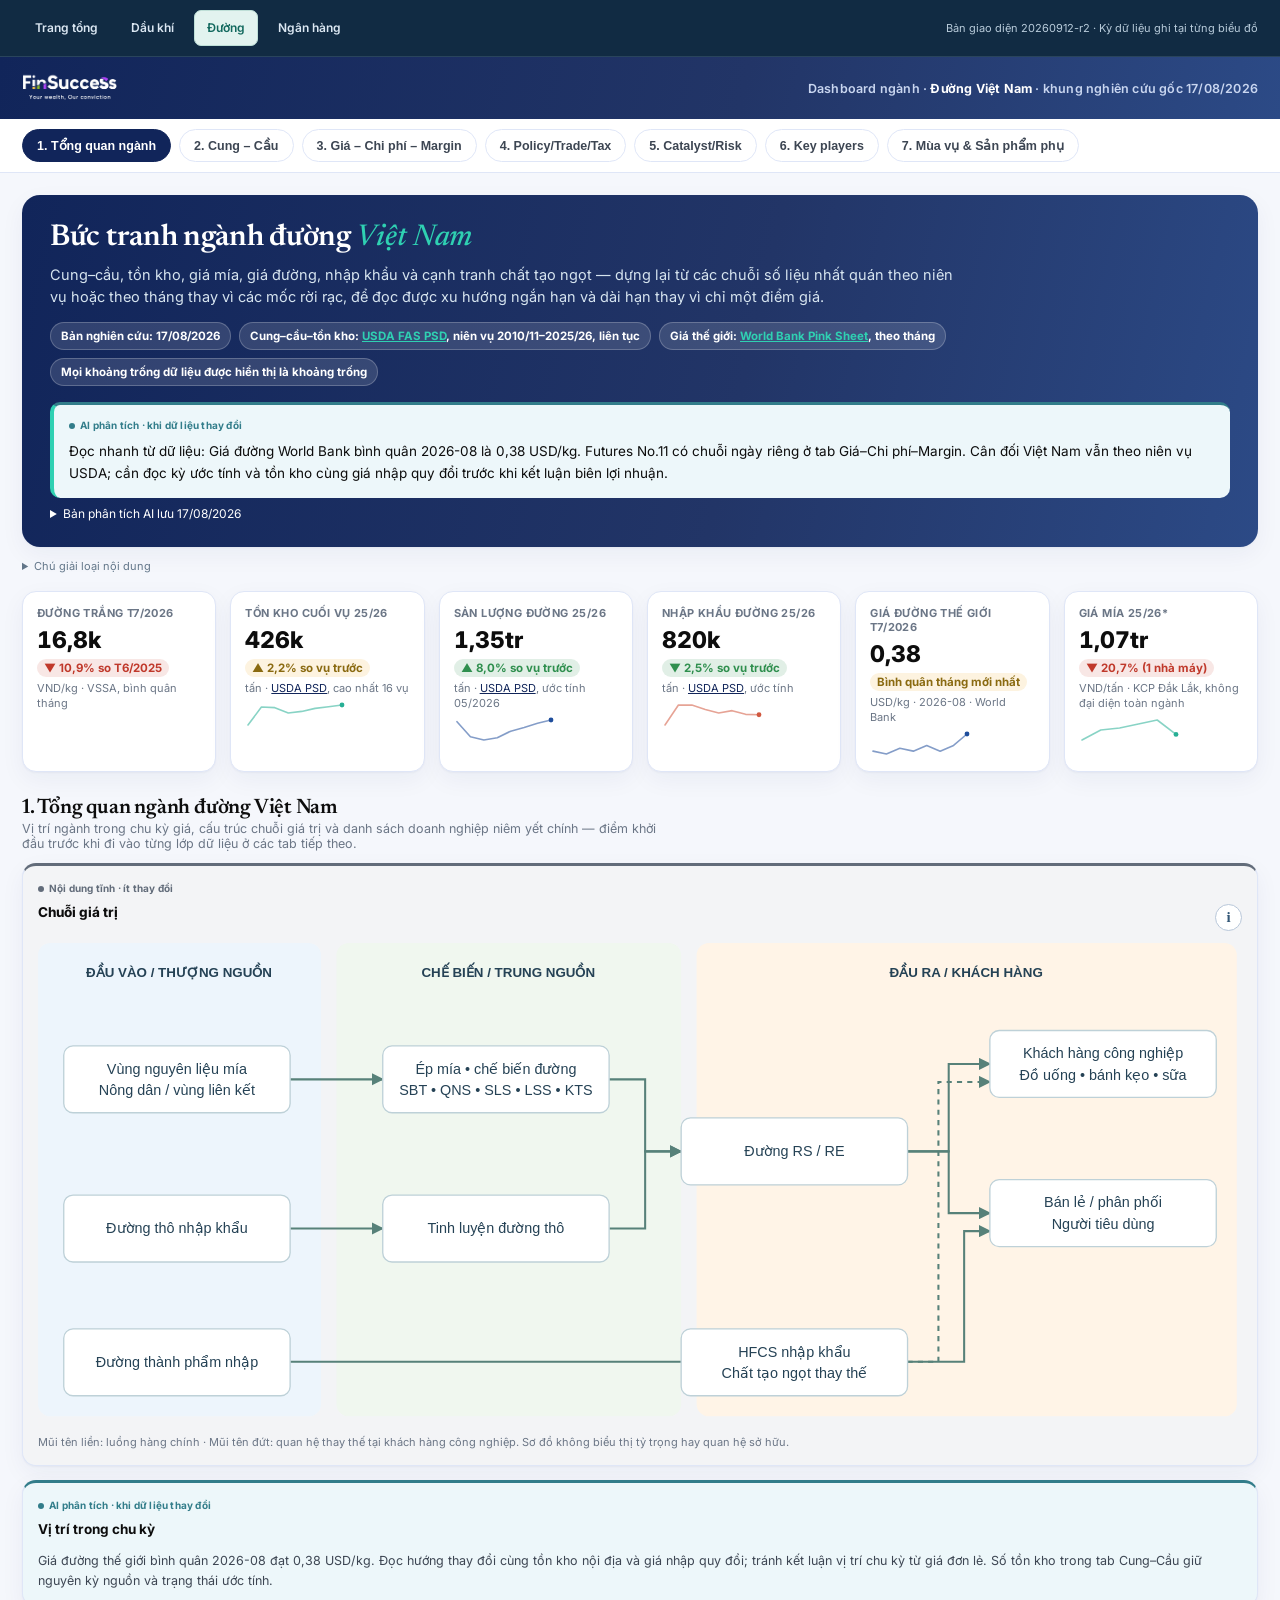
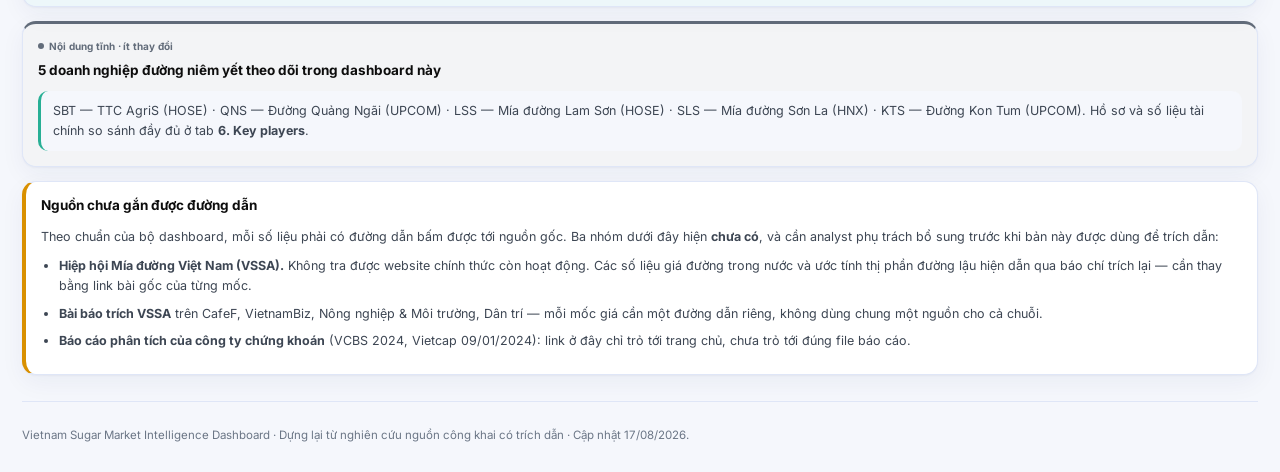
<file: duong/index.html>
<!doctype html>
<html lang="vi">
<head>
<meta charset="utf-8" />
<meta name="viewport" content="width=device-width, initial-scale=1" />
<noscript><meta http-equiv="refresh" content="0; url=../Sugar/" /></noscript>
<title>Chuyển tới Dashboard Đường</title>
<script src="../assets/site-navigation.js?v=9b367760d97e" data-release="20260912-r2"></script>
<script>location.replace(DashboardSite.href('sugar'));</script>
</head>
<body>
<p>Đang chuyển tới <a data-site-route="sugar" href="../Sugar/">Dashboard Đường</a>.</p>
</body>
</html>
</file>
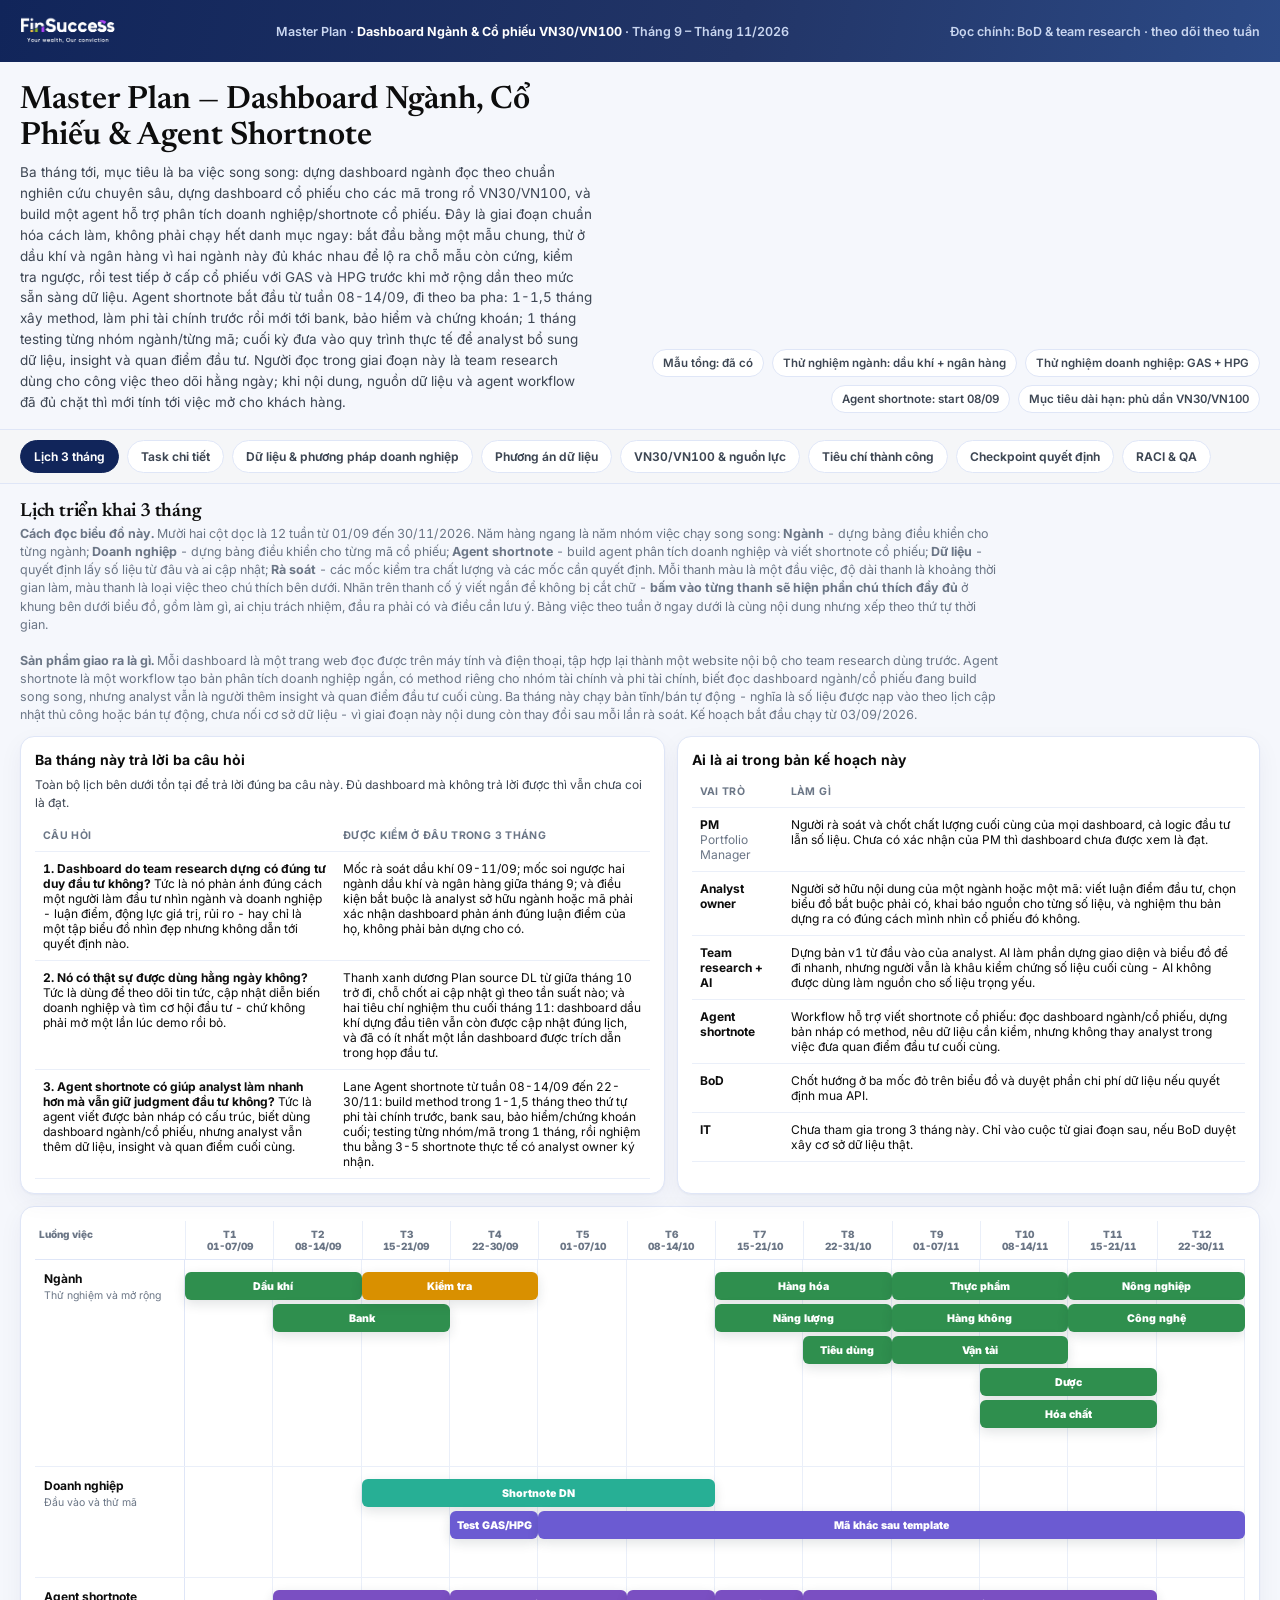
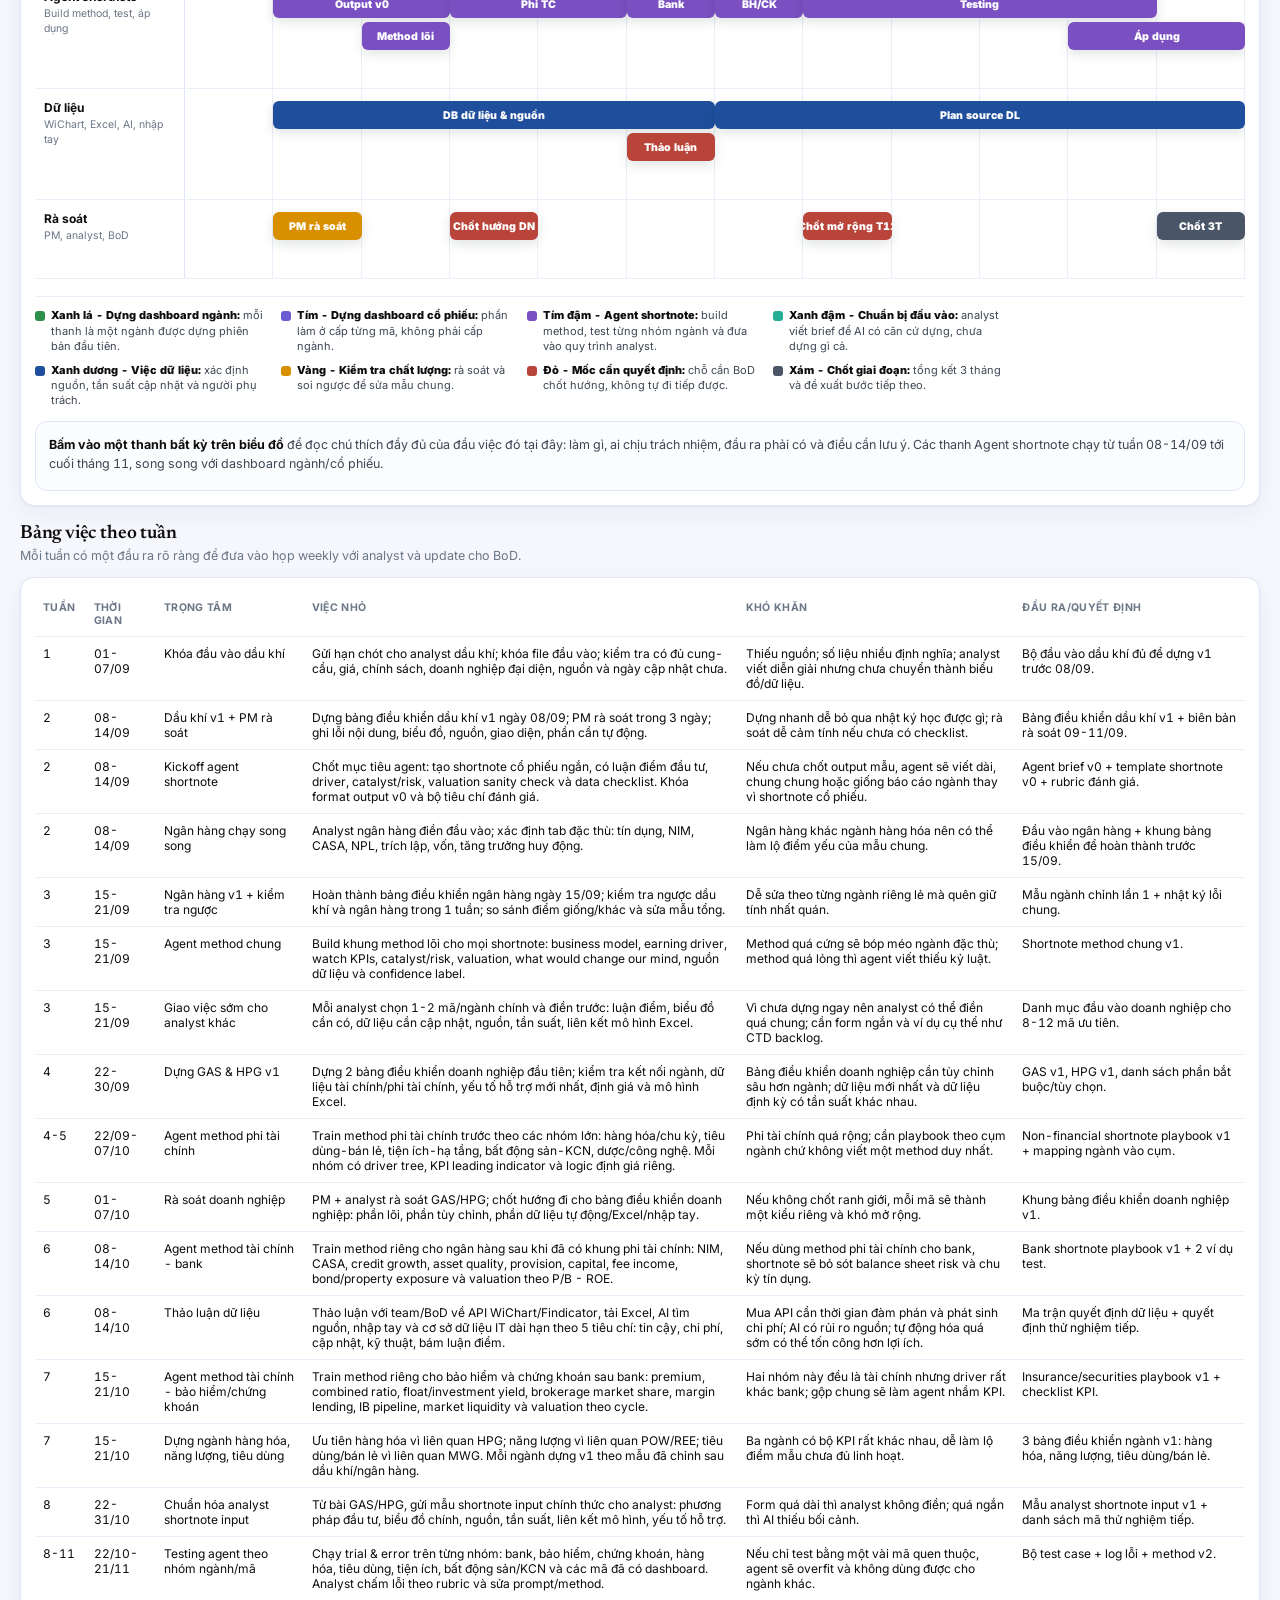
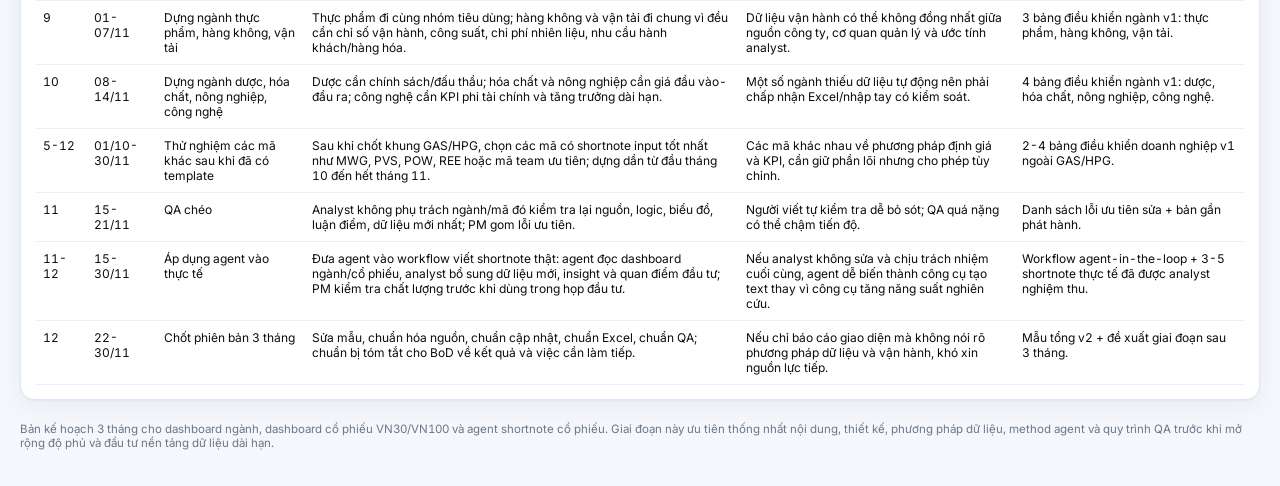
<file: Masterplan/index.html>
<!doctype html>
<html lang="vi">
<head>
<meta charset="utf-8"/>
<meta name="viewport" content="width=device-width,initial-scale=1"/>
<title>Master Plan Dashboard Ngành &amp; Cổ Phiếu · FinSuccess Research</title>
<link rel="preconnect" href="https://fonts.googleapis.com">
<link rel="preconnect" href="https://fonts.gstatic.com" crossorigin>
<link rel="stylesheet" href="https://fonts.googleapis.com/css2?family=Inter:wght@400;500;600;700;800&family=Newsreader:ital,wght@0,400;0,500;0,600;1,400;1,500&display=swap">
<style>
:root{
  color-scheme:light;
  /* token lay tu website cong ty https://fisc.vn */
  --navy:#11255a; --navy2:#19316f; --navy3:#223567;
  --accent:#27af95; --accent-bright:#2fd0b2;
  --page:#f5f7fc;
  --surface:#ffffff;
  --soft:#f0f4fc;
  --soft2:#fbfcfe;
  --ink:#0d0d0d;
  --ink2:#3d4653;
  --muted:#6b7686;
  --line:#dfe6f7;
  --hair:#eaeff9;
  --teal:#27af95;
  --blue:#1f4e9c;
  --green:#2f8f4e;
  --amber:#d99000;
  --red:#b8443a;
  --violet:#6b5bd2;
  --slate:#4a5568;
  --shadow:0 1px 2px rgba(17,37,90,.04), 0 8px 24px rgba(17,37,90,.05);
}
*{box-sizing:border-box}
html{scroll-behavior:smooth}
body{margin:0;background:var(--page);color:var(--ink);font-family:ui-sans-serif,system-ui,-apple-system,"Segoe UI",Roboto,Arial,sans-serif;font-variant-numeric:tabular-nums}
button,input,select{font:inherit}
button{appearance:none}
header{position:sticky;top:0;z-index:30;background:rgba(245,246,248,.94);backdrop-filter:blur(12px);border-bottom:1px solid var(--line)}
.nav{max-width:1480px;margin:auto;padding:12px 20px;display:flex;align-items:center;justify-content:space-between;gap:16px}
.brand{font-size:14px;font-weight:900;letter-spacing:.45px;text-transform:uppercase}
.navright{display:flex;gap:8px;align-items:center;flex-wrap:wrap}
.chip{border:1px solid var(--line);background:var(--surface);border-radius:999px;padding:6px 10px;color:var(--ink2);font-size:11.5px;font-weight:750}
.container{max-width:1480px;margin:auto;padding:20px 20px 36px}
.intro{display:flex;justify-content:space-between;gap:18px;align-items:flex-end;margin-bottom:16px}
.intro h1{font-size:30px;line-height:1.12;margin:0 0 7px;letter-spacing:0;text-transform:uppercase}
.intro p{margin:0;color:var(--ink2);font-size:13.5px;line-height:1.55;max-width:920px}
.introMeta{display:flex;gap:8px;flex-wrap:wrap;justify-content:flex-end}
.tabs{position:sticky;top:47px;z-index:25;background:rgba(245,246,248,.95);backdrop-filter:blur(10px);border-top:1px solid var(--line);border-bottom:1px solid var(--line);margin:0 -20px;padding:10px 20px;display:flex;gap:8px;overflow:auto}
.tabbtn{white-space:nowrap;border:1px solid var(--line);background:var(--surface);color:var(--ink2);border-radius:999px;padding:8px 13px;font-size:12px;font-weight:850;cursor:pointer}
.tabbtn.active{background:var(--teal);border-color:var(--teal);color:#fff}
.pane{display:none}
.pane.active{display:block}
.section{margin-top:18px}
.sectionhead{display:flex;justify-content:space-between;gap:16px;align-items:flex-end;margin-bottom:12px;flex-wrap:wrap}
.sectionhead h2{font-size:19px;margin:0}
.sectionhead p{margin:4px 0 0;color:var(--muted);font-size:12.5px;line-height:1.45;max-width:980px}
.grid{display:grid;gap:12px}
.two{grid-template-columns:1.05fr .95fr}
.three{grid-template-columns:repeat(3,1fr)}
.card{background:var(--surface);border:1px solid var(--line);border-radius:8px;padding:14px;box-shadow:var(--shadow);overflow:auto}
.card h3{margin:0 0 8px;font-size:14px}
.note{border-left:4px solid var(--teal);background:var(--soft);border-radius:8px;padding:12px 13px;color:var(--ink2);font-size:12.5px;line-height:1.55}
.list{margin:0;padding-left:18px;color:var(--ink2);font-size:12px;line-height:1.55}
.list li{margin:4px 0}
.tagrow{display:flex;gap:7px;flex-wrap:wrap}
.tag{display:inline-flex;align-items:center;border-radius:999px;padding:4px 8px;font-size:10.5px;font-weight:850;background:var(--soft);color:var(--teal);border:1px solid var(--line)}
table{width:100%;border-collapse:collapse;font-size:12px}
th,td{border-bottom:1px solid var(--hair);padding:9px 8px;text-align:left;vertical-align:top}
th{font-size:10.5px;text-transform:uppercase;letter-spacing:.35px;color:var(--muted)}
td b{color:var(--ink)}
.status{display:inline-flex;border-radius:999px;padding:3px 8px;font-size:10.5px;font-weight:850;white-space:nowrap}
.s-now{background:#e6f2f2;color:var(--teal)}
.s-next{background:#e8effc;color:var(--blue)}
.s-discuss{background:#fff1dc;color:#8a5d13}
.s-risk{background:#fae7e5;color:var(--red)}
.s-later{background:#edf0f3;color:var(--slate)}
.timelineWrap{overflow:auto;padding-bottom:6px}
.gantt{min-width:1120px}
.weeks{display:grid;grid-template-columns:150px repeat(12,1fr);border-bottom:1px solid var(--line)}
.weeks div{padding:7px 4px;font-size:10px;font-weight:850;color:var(--muted);text-align:center;border-left:1px solid var(--hair);min-width:0}
.weeks div:first-child{text-align:left;border-left:0}
.lane{display:grid;grid-template-columns:150px 1fr;min-height:52px;border-bottom:1px solid var(--hair)}
.laneLabel{padding:11px 9px;border-right:1px solid var(--line)}
.laneLabel b{display:block;font-size:12px}
.laneLabel span{display:block;font-size:10.5px;color:var(--muted);line-height:1.35;margin-top:3px}
.laneTrack{position:relative;background:repeating-linear-gradient(to right,transparent 0,transparent calc(100% / 12 - 1px),var(--hair) calc(100% / 12 - 1px),var(--hair) calc(100% / 12))}
.bar{position:absolute;top:12px;height:28px;border:0;border-radius:6px;color:#fff;font-size:10.6px;font-weight:900;display:flex;align-items:center;justify-content:center;padding:0 5px;cursor:pointer;box-shadow:0 4px 12px rgba(20,35,45,.13);overflow:hidden;white-space:nowrap;text-overflow:ellipsis;min-width:0}
.bar[data-kind="method"]{background:var(--teal)}
.bar[data-kind="data"]{background:var(--blue)}
.bar[data-kind="build"]{background:var(--green)}
.bar[data-kind="qa"]{background:var(--amber)}
.bar[data-kind="stock"]{background:var(--violet)}
.bar[data-kind="agent"]{background:#7a4fc2}
.bar[data-kind="decision"]{background:var(--red)}
.bar[data-kind="ops"]{background:var(--slate)}
.legend{display:flex;flex-wrap:wrap;gap:8px 16px;margin-top:11px;padding-top:11px;border-top:1px solid var(--hair)}
.legend .legItem{display:inline-flex;align-items:flex-start;gap:6px;font-size:11px;color:var(--ink2);line-height:1.4;max-width:230px}
.legend i{width:10px;height:10px;border-radius:3px;flex:0 0 auto;margin-top:3px}
.legend b{color:var(--ink);font-weight:850}
.legend .lg-method{background:var(--teal)} .legend .lg-data{background:var(--blue)} .legend .lg-build{background:var(--green)}
.legend .lg-qa{background:var(--amber)} .legend .lg-stock{background:var(--violet)} .legend .lg-agent{background:#7a4fc2} .legend .lg-decision{background:var(--red)} .legend .lg-ops{background:var(--slate)}
.detailBox{background:var(--soft);border:1px dashed var(--line);border-radius:8px;padding:13px;margin-top:12px;color:var(--ink2);font-size:12.5px;line-height:1.55;min-height:70px}
.detailBox b{color:var(--ink)}
.workGrid{display:grid;grid-template-columns:repeat(3,1fr);gap:12px}
.workCard,.option{background:var(--surface);border:1px solid var(--line);border-radius:8px;padding:13px;cursor:pointer;text-align:left}
.workCard{min-height:168px}
.workCard.active,.option.active{outline:2px solid var(--teal)}
.workCard h3{display:flex;align-items:flex-start;justify-content:space-between;gap:8px}
.workCard small{font-size:10px;color:var(--muted);font-weight:850;text-transform:uppercase;text-align:right;max-width:92px}
.workCard p,.option p{font-size:12px;color:var(--ink2);line-height:1.48;margin:0}
.optionGrid{display:grid;grid-template-columns:repeat(5,1fr);gap:10px}
.option h3{margin:0 0 5px;font-size:13px}
.score{display:grid;gap:5px;margin-top:8px}
.scoreRow{display:grid;grid-template-columns:74px 1fr 22px;gap:6px;align-items:center;font-size:10.5px;color:var(--muted)}
.rail{height:6px;border-radius:999px;background:var(--hair);overflow:hidden}
.rail span{display:block;height:100%;border-radius:999px;background:linear-gradient(90deg,var(--teal),var(--blue))}
.raci td:not(:first-child){text-align:center;font-weight:850}
.raci .a{color:var(--red)} .raci .r{color:var(--blue)} .raci .c{color:var(--amber)} .raci .i{color:var(--muted)}
.tag.vn30{background:#e6f2f2;color:var(--teal)}
.tag.vn100{background:#e8effc;color:var(--blue)}
.tag.later{background:#edf0f3;color:var(--slate)}
.footer{margin-top:22px;color:var(--muted);font-size:11.5px}
@media(max-width:1180px){.intro{display:block}.introMeta{justify-content:flex-start;margin-top:12px}.two,.three,.workGrid,.optionGrid{grid-template-columns:1fr}}
@media(max-width:680px){.container{padding:14px}.nav{padding:10px 14px;align-items:flex-start}.tabs{margin-left:-14px;margin-right:-14px;padding-left:14px}.intro h1{font-size:24px}.chip{font-size:10.5px}}
body{font-family:"Inter",ui-sans-serif,system-ui,-apple-system,"Segoe UI",sans-serif}
h1,h2,h3.serif{font-family:"Newsreader","Iowan Old Style",Georgia,serif;font-weight:600;letter-spacing:-.01em}
.intro h1{text-transform:none;font-size:32px;line-height:1.14}
.intro h1 em{font-style:italic;color:var(--teal);font-weight:500}
table,td,th,.value{font-variant-numeric:tabular-nums}
.fiscbar{background:linear-gradient(103deg,var(--navy) 0%,var(--navy3) 58%,#2c4a86 100%);color:#fff}
.fiscbar-inner{max-width:1480px;margin:auto;padding:14px 20px;display:flex;align-items:center;justify-content:space-between;gap:18px;flex-wrap:wrap}
.fiscbar img{height:34px;width:auto;display:block}
.fiscbar .fiscbar-doc{font-size:12.5px;font-weight:600;color:#c9d6f0}
.fiscbar .fiscbar-doc b{color:#fff;font-weight:700}
.tabbtn{font-weight:650}
.tabbtn.active{background:var(--navy);border-color:var(--navy)}
.card,.workCard,.option{border-radius:14px}
.note{border-left-color:var(--teal);background:var(--soft)}
.detailBox{background:var(--soft2);border:1px solid var(--line);border-radius:12px}
.chip{font-weight:600}
a{color:var(--teal)}
.legend .legItem b{color:var(--ink)}

</style>
</head>
<body>
<div class="fiscbar">
  <div class="fiscbar-inner">
    <img src="[data-uri]" alt="FinSuccess" />
    <div class="fiscbar-doc">Master Plan · <b>Dashboard Ngành &amp; Cổ phiếu VN30/VN100</b> · Tháng 9 – Tháng 11/2026</div>
    <div class="fiscbar-doc">Đọc chính: BoD &amp; team research · theo dõi theo tuần</div>
  </div>
</div>

<main class="container">
  <section class="intro">
    <div>
      <h1>Master Plan — Dashboard Ngành, Cổ Phiếu & Agent Shortnote</h1>
      <p>Ba tháng tới, mục tiêu là ba việc song song: dựng dashboard ngành đọc theo chuẩn nghiên cứu chuyên sâu, dựng dashboard cổ phiếu cho các mã trong rổ VN30/VN100, và build một agent hỗ trợ phân tích doanh nghiệp/shortnote cổ phiếu. Đây là giai đoạn chuẩn hóa cách làm, không phải chạy hết danh mục ngay: bắt đầu bằng một mẫu chung, thử ở dầu khí và ngân hàng vì hai ngành này đủ khác nhau để lộ ra chỗ mẫu còn cứng, kiểm tra ngược, rồi test tiếp ở cấp cổ phiếu với GAS và HPG trước khi mở rộng dần theo mức sẵn sàng dữ liệu. Agent shortnote bắt đầu từ tuần 08-14/09, đi theo ba pha: 1-1,5 tháng xây method, làm phi tài chính trước rồi mới tới bank, bảo hiểm và chứng khoán; 1 tháng testing từng nhóm ngành/từng mã; cuối kỳ đưa vào quy trình thực tế để analyst bổ sung dữ liệu, insight và quan điểm đầu tư. Người đọc trong giai đoạn này là team research dùng cho công việc theo dõi hằng ngày; khi nội dung, nguồn dữ liệu và agent workflow đã đủ chặt thì mới tính tới việc mở cho khách hàng.</p>
    </div>
    <div class="introMeta">
      <span class="chip">Mẫu tổng: đã có</span>
      <span class="chip">Thử nghiệm ngành: dầu khí + ngân hàng</span>
      <span class="chip">Thử nghiệm doanh nghiệp: GAS + HPG</span>
      <span class="chip">Agent shortnote: start 08/09</span>
      <span class="chip">Mục tiêu dài hạn: phủ dần VN30/VN100</span>
    </div>
  </section>

  <nav class="tabs" aria-label="Các phần của bảng điều khiển kế hoạch">
    <button class="tabbtn active" data-tab="timeline">Lịch 3 tháng</button>
    <button class="tabbtn" data-tab="tasks">Task chi tiết</button>
    <button class="tabbtn" data-tab="company">Dữ liệu & phương pháp doanh nghiệp</button>
    <button class="tabbtn" data-tab="data">Phương án dữ liệu</button>
    <button class="tabbtn" data-tab="matrix">VN30/VN100 & nguồn lực</button>
    <button class="tabbtn" data-tab="success">Tiêu chí thành công</button>
    <button class="tabbtn" data-tab="decision">Checkpoint quyết định</button>
    <button class="tabbtn" data-tab="ops">RACI & QA</button>
  </nav>

  <section class="pane active" id="timeline">
    <div class="section">
      <div class="sectionhead">
        <div>
          <h2>Lịch triển khai 3 tháng</h2>
          <p><b>Cách đọc biểu đồ này.</b> Mười hai cột dọc là 12 tuần từ 01/09 đến 30/11/2026. Năm hàng ngang là năm nhóm việc chạy song song: <b>Ngành</b> - dựng bảng điều khiển cho từng ngành; <b>Doanh nghiệp</b> - dựng bảng điều khiển cho từng mã cổ phiếu; <b>Agent shortnote</b> - build agent phân tích doanh nghiệp và viết shortnote cổ phiếu; <b>Dữ liệu</b> - quyết định lấy số liệu từ đâu và ai cập nhật; <b>Rà soát</b> - các mốc kiểm tra chất lượng và các mốc cần quyết định. Mỗi thanh màu là một đầu việc, độ dài thanh là khoảng thời gian làm, màu thanh là loại việc theo chú thích bên dưới. Nhãn trên thanh cố ý viết ngắn để không bị cắt chữ - <b>bấm vào từng thanh sẽ hiện phần chú thích đầy đủ</b> ở khung bên dưới biểu đồ, gồm làm gì, ai chịu trách nhiệm, đầu ra phải có và điều cần lưu ý. Bảng việc theo tuần ở ngay dưới là cùng nội dung nhưng xếp theo thứ tự thời gian.<br><br><b>Sản phẩm giao ra là gì.</b> Mỗi dashboard là một trang web đọc được trên máy tính và điện thoại, tập hợp lại thành một website nội bộ cho team research dùng trước. Agent shortnote là một workflow tạo bản phân tích doanh nghiệp ngắn, có method riêng cho nhóm tài chính và phi tài chính, biết đọc dashboard ngành/cổ phiếu đang build song song, nhưng analyst vẫn là người thêm insight và quan điểm đầu tư cuối cùng. Ba tháng này chạy bản tĩnh/bán tự động - nghĩa là số liệu được nạp vào theo lịch cập nhật thủ công hoặc bán tự động, chưa nối cơ sở dữ liệu - vì giai đoạn này nội dung còn thay đổi sau mỗi lần rà soát. Kế hoạch bắt đầu chạy từ 03/09/2026.</p>
        </div>
      </div>
      <div class="grid two" style="margin-bottom:12px">
        <div class="card">
          <h3>Ba tháng này trả lời ba câu hỏi</h3>
          <p style="margin:0 0 8px;color:var(--ink2);font-size:12px;line-height:1.5">Toàn bộ lịch bên dưới tồn tại để trả lời đúng ba câu này. Đủ dashboard mà không trả lời được thì vẫn chưa coi là đạt.</p>
          <table>
            <thead><tr><th>Câu hỏi</th><th>Được kiểm ở đâu trong 3 tháng</th></tr></thead>
            <tbody>
              <tr>
                <td><b>1. Dashboard do team research dựng có đúng tư duy đầu tư không?</b> Tức là nó phản ánh đúng cách một người làm đầu tư nhìn ngành và doanh nghiệp - luận điểm, động lực giá trị, rủi ro - hay chỉ là một tập biểu đồ nhìn đẹp nhưng không dẫn tới quyết định nào.</td>
                <td>Mốc rà soát dầu khí 09-11/09; mốc soi ngược hai ngành dầu khí và ngân hàng giữa tháng 9; và điều kiện bắt buộc là analyst sở hữu ngành hoặc mã phải xác nhận dashboard phản ánh đúng luận điểm của họ, không phải bản dựng cho có.</td>
              </tr>
              <tr>
                <td><b>2. Nó có thật sự được dùng hằng ngày không?</b> Tức là dùng để theo dõi tin tức, cập nhật diễn biến doanh nghiệp và tìm cơ hội đầu tư - chứ không phải mở một lần lúc demo rồi bỏ.</td>
                <td>Thanh xanh dương Plan source DL từ giữa tháng 10 trở đi, chỗ chốt ai cập nhật gì theo tần suất nào; và hai tiêu chí nghiệm thu cuối tháng 11: dashboard dầu khí dựng đầu tiên vẫn còn được cập nhật đúng lịch, và đã có ít nhất một lần dashboard được trích dẫn trong họp đầu tư.</td>
              </tr>
              <tr>
                <td><b>3. Agent shortnote có giúp analyst làm nhanh hơn mà vẫn giữ judgment đầu tư không?</b> Tức là agent viết được bản nháp có cấu trúc, biết dùng dashboard ngành/cổ phiếu, nhưng analyst vẫn thêm dữ liệu, insight và quan điểm cuối cùng.</td>
                <td>Lane Agent shortnote từ tuần 08-14/09 đến 22-30/11: build method trong 1-1,5 tháng theo thứ tự phi tài chính trước, bank sau, bảo hiểm/chứng khoán cuối; testing từng nhóm/mã trong 1 tháng, rồi nghiệm thu bằng 3-5 shortnote thực tế có analyst owner ký nhận.</td>
              </tr>
            </tbody>
          </table>
        </div>
        <div class="card">
          <h3>Ai là ai trong bản kế hoạch này</h3>
          <table>
            <thead><tr><th>Vai trò</th><th>Làm gì</th></tr></thead>
            <tbody>
              <tr><td><b>PM</b><br><span style="color:var(--muted)">Portfolio Manager</span></td><td>Người rà soát và chốt chất lượng cuối cùng của mọi dashboard, cả logic đầu tư lẫn số liệu. Chưa có xác nhận của PM thì dashboard chưa được xem là đạt.</td></tr>
              <tr><td><b>Analyst owner</b></td><td>Người sở hữu nội dung của một ngành hoặc một mã: viết luận điểm đầu tư, chọn biểu đồ bắt buộc phải có, khai báo nguồn cho từng số liệu, và nghiệm thu bản dựng ra có đúng cách mình nhìn cổ phiếu đó không.</td></tr>
              <tr><td><b>Team research + AI</b></td><td>Dựng bản v1 từ đầu vào của analyst. AI làm phần dựng giao diện và biểu đồ để đi nhanh, nhưng người vẫn là khâu kiểm chứng số liệu cuối cùng - AI không được dùng làm nguồn cho số liệu trọng yếu.</td></tr>
              <tr><td><b>Agent shortnote</b></td><td>Workflow hỗ trợ viết shortnote cổ phiếu: đọc dashboard ngành/cổ phiếu, dựng bản nháp có method, nêu dữ liệu cần kiểm, nhưng không thay analyst trong việc đưa quan điểm đầu tư cuối cùng.</td></tr>
              <tr><td><b>BoD</b></td><td>Chốt hướng ở ba mốc đỏ trên biểu đồ và duyệt phần chi phí dữ liệu nếu quyết định mua API.</td></tr>
              <tr><td><b>IT</b></td><td>Chưa tham gia trong 3 tháng này. Chỉ vào cuộc từ giai đoạn sau, nếu BoD duyệt xây cơ sở dữ liệu thật.</td></tr>
            </tbody>
          </table>
        </div>
      </div>
      <div class="card">
        <div class="timelineWrap">
          <div class="gantt" id="gantt">
            <div class="weeks" id="weeksHeader"></div>
          </div>
        </div>
        <div class="legend">
          <span class="legItem"><i class="lg-build"></i><span><b>Xanh lá - Dựng dashboard ngành:</b> mỗi thanh là một ngành được dựng phiên bản đầu tiên.</span></span>
          <span class="legItem"><i class="lg-stock"></i><span><b>Tím - Dựng dashboard cổ phiếu:</b> phần làm ở cấp từng mã, không phải cấp ngành.</span></span>
          <span class="legItem"><i class="lg-agent"></i><span><b>Tím đậm - Agent shortnote:</b> build method, test từng nhóm ngành và đưa vào quy trình analyst.</span></span>
          <span class="legItem"><i class="lg-method"></i><span><b>Xanh đậm - Chuẩn bị đầu vào:</b> analyst viết brief để AI có căn cứ dựng, chưa dựng gì cả.</span></span>
          <span class="legItem"><i class="lg-data"></i><span><b>Xanh dương - Việc dữ liệu:</b> xác định nguồn, tần suất cập nhật và người phụ trách.</span></span>
          <span class="legItem"><i class="lg-qa"></i><span><b>Vàng - Kiểm tra chất lượng:</b> rà soát và soi ngược để sửa mẫu chung.</span></span>
          <span class="legItem"><i class="lg-decision"></i><span><b>Đỏ - Mốc cần quyết định:</b> chỗ cần BoD chốt hướng, không tự đi tiếp được.</span></span>
          <span class="legItem"><i class="lg-ops"></i><span><b>Xám - Chốt giai đoạn:</b> tổng kết 3 tháng và đề xuất bước tiếp theo.</span></span>
        </div>
        <div class="detailBox" id="timelineDetail"><b>Bấm vào một thanh bất kỳ trên biểu đồ</b> để đọc chú thích đầy đủ của đầu việc đó tại đây: làm gì, ai chịu trách nhiệm, đầu ra phải có và điều cần lưu ý. Các thanh Agent shortnote chạy từ tuần 08-14/09 tới cuối tháng 11, song song với dashboard ngành/cổ phiếu.</div>
      </div>
    </div>

    <div class="section">
      <div class="sectionhead">
        <div>
          <h2>Bảng việc theo tuần</h2>
          <p>Mỗi tuần có một đầu ra rõ ràng để đưa vào họp weekly với analyst và update cho BoD.</p>
        </div>
      </div>
      <div class="card">
        <table id="weeklyTable"></table>
      </div>
    </div>
  </section>

  <section class="pane" id="tasks">
    <div class="section">
      <div class="sectionhead">
        <div>
          <h2>Luồng việc lớn và task nhỏ</h2>
          <p>Chia theo cách này để không lẫn giữa việc nghiên cứu, việc chuẩn bị dữ liệu, việc dùng AI dựng giao diện, việc rà soát, và việc cần BoD quyết.</p>
        </div>
      </div>
      <div class="workGrid" id="workGrid"></div>
      <div class="detailBox" id="workDetail"><b>Cách dùng:</b> chọn một luồng việc để xem task nhỏ, khó khăn và đầu ra cần chốt.</div>
    </div>

    <div class="section">
      <div class="card">
        <h3>Các task quan trọng dễ bị bỏ sót</h3>
        <table>
          <thead><tr><th>Task</th><th>Vì sao quan trọng</th><th>Khi nào làm</th><th>Output cần có</th></tr></thead>
          <tbody>
            <tr><td><b>Nhật ký lỗi sau mỗi bảng điều khiển</b></td><td>Nếu không ghi lỗi, mỗi ngành/mã sau sẽ lặp lại cùng vấn đề.</td><td>Sau dầu khí, ngân hàng, GAS, HPG.</td><td>Danh sách lỗi theo nhóm: dữ liệu, nguồn, biểu đồ, giao diện, luận điểm.</td></tr>
            <tr><td><b>Tiêu chí PM rà soát</b></td><td>Tránh rà soát cảm tính kiểu đẹp/xấu nhưng không biết bảng điều khiển có dùng được không.</td><td>Trước rà soát dầu khí ngày 09-11/09.</td><td>Checklist 10-15 điểm cho ngành và doanh nghiệp.</td></tr>
            <tr><td><b>Danh mục nguồn dữ liệu</b></td><td>Giúp biết dữ liệu nào lấy qua API của WiChart hoặc Findicator, dữ liệu nào tải Excel, dữ liệu nào nhập tay.</td><td>Tuần 2-4 tháng 9.</td><td>Bảng mapping dữ liệu, nguồn, tần suất, owner, độ tin cậy.</td></tr>
            <tr><td><b>Chuẩn file Excel đầu vào</b></td><td>AI chỉ đọc ổn định nếu chuyên viên phân tích nhập cùng cấu trúc: tên sheet, kỳ dữ liệu, đơn vị, nguồn.</td><td>Trước khi mở rộng doanh nghiệp trong tháng 10.</td><td>Mẫu Excel đầu vào cho ngành và doanh nghiệp.</td></tr>
            <tr><td><b>Rubric chấm agent shortnote</b></td><td>Nếu không có rubric, testing agent sẽ thành cảm nhận chủ quan: bài nghe ổn nhưng không biết lỗi nằm ở thesis, dữ liệu, định giá hay rủi ro.</td><td>Tuần 08-14/09, trước khi train method.</td><td>Rubric gồm đúng ngành, đúng driver, nguồn dữ liệu, catalyst/risk, valuation sanity check và câu hỏi làm đổi view.</td></tr>
            <tr><td><b>Playbook ngành cho agent</b></td><td>Agent cần method khác nhau cho phi tài chính, bank, bảo hiểm và chứng khoán; nếu dùng một khung chung sẽ bỏ sót KPI trọng yếu.</td><td>15/09-21/10.</td><td>Method lõi + non-financial cluster playbook + bank playbook + insurance/securities playbook.</td></tr>
            <tr><td><b>Test case shortnote theo mã</b></td><td>Agent chỉ tốt khi test trên mã thật, có analyst chấm lỗi và sửa lại method.</td><td>22/10-21/11.</td><td>Bộ test case, log lỗi trial & error, method v2.</td></tr>
            <tr><td><b>Analyst-in-the-loop</b></td><td>Agent chỉ tạo bản nháp; analyst phải thêm dữ liệu, insight và quan điểm đầu tư cuối cùng.</td><td>15-30/11.</td><td>3-5 shortnote thực tế đã được analyst nghiệm thu.</td></tr>
            <tr><td><b>Nhật ký quyết định</b></td><td>Các quyết định về API WiChart/Findicator, Excel, AI, nhập tay, IT cần có lý do để sau này không tranh luận lại từ đầu.</td><td>Từ cuối tháng 9 trở đi.</td><td>Log: quyết định, lý do, người duyệt, ngày xem lại.</td></tr>
            <tr><td><b>Danh sách dữ liệu cần cập nhật mới nhất</b></td><td>Bảng điều khiển cổ phiếu phải sống được, không chỉ là ảnh chụp tại một thời điểm.</td><td>Trong lúc thử GAS & HPG.</td><td>Bảng dữ liệu hằng ngày/hằng tuần/hằng tháng/hằng quý/theo sự kiện.</td></tr>
          </tbody>
        </table>
      </div>
    </div>
  </section>

  <section class="pane" id="company">
    <div class="section">
      <div class="sectionhead">
        <div>
          <h2>Chuẩn bị dữ liệu & phương pháp để dựng bảng điều khiển doanh nghiệp</h2>
          <p>Việc này cần giao sớm cho từng chuyên viên phân tích ngay trong tháng 9, kể cả với những mã chưa đến lượt dựng. Có đầu vào cụ thể ngay từ đầu thì AI mới không phải tự đoán cấu trúc phân tích của từng cổ phiếu — và đoán sai thì công sửa lại còn tốn hơn công viết brief.</p>
        </div>
      </div>
      <div class="grid two">
        <div class="card">
          <h3>Mỗi analyst cần điền gì cho từng mã</h3>
          <table>
            <thead><tr><th>Nhóm đầu vào</th><th>Nội dung cần điền</th><th>Đầu ra mong muốn</th></tr></thead>
            <tbody>
              <tr><td><b>Phương pháp đầu tư</b></td><td>Luận điểm đầu tư chính, 3-5 động lực giá trị, các tranh luận chính, điều kiện làm thay đổi quan điểm, yếu tố hỗ trợ 3-12 tháng.</td><td>1 trang mô tả cách chuyên viên phân tích nhìn cổ phiếu.</td></tr>
              <tr><td><b>Biểu đồ/dữ liệu chính</b></td><td>Biểu đồ bắt buộc phải có, chỉ số vận hành cần theo dõi, chỉ số tài chính cần nối từ mô hình, dữ liệu phi tài chính.</td><td>Danh sách biểu đồ/dữ liệu có ưu tiên cao, trung bình, thấp.</td></tr>
              <tr><td><b>Nguồn & cập nhật</b></td><td>Nguồn chính/phụ, có link hoặc file gốc, tần suất cập nhật, cách lấy dữ liệu: API WiChart/Findicator, Excel, AI tìm nguồn, nhập tay.</td><td>Bản đồ dữ liệu cho từng chỉ số.</td></tr>
              <tr><td><b>Cấu trúc bảng điều khiển</b></td><td>Tab bắt buộc, tab đặc thù, phần đọc nhanh, phần luận điểm, phần định giá, phần yếu tố hỗ trợ, phần rủi ro.</td><td>Khung nội dung cho từng mã.</td></tr>
              <tr><td><b>Liên kết Excel/mô hình</b></td><td>Sheet nào có thể nối, chỉ tiêu nào lấy từ mô hình, giả định nào cần hiển thị, định giá dùng multiples/DCF/SOTP/NAV.</td><td>Danh sách trường dữ liệu cần lấy từ mô hình Excel.</td></tr>
            </tbody>
          </table>
        </div>
        <div class="card">
          <h3>Form giao việc ngắn cho analyst</h3>
          <ul class="list">
            <li>Mã cổ phiếu này cần bảng điều khiển để trả lời câu hỏi đầu tư nào?</li>
            <li>Người đọc cần nhìn thấy 3 thông điệp gì trong 3 phút đầu?</li>
            <li>5-10 chỉ số hoặc sự kiện nào phải cập nhật liên tục?</li>
            <li>Mỗi chỉ số lấy từ đâu, cập nhật theo ngày/tuần/tháng/quý hay theo sự kiện?</li>
            <li>Biểu đồ nào là bắt buộc vì nó phản ánh mô hình kinh doanh?</li>
            <li>Phần nào lấy từ mô hình Excel định giá, phần nào lấy từ nguồn ngoài?</li>
            <li>Thông tin nào nếu thiếu thì bảng điều khiển không đáng tin?</li>
            <li>Phần nào analyst muốn tự tùy chỉnh để giữ phong cách phân tích riêng?</li>
          </ul>
        </div>
      </div>
    </div>

    <div class="section">
      <div class="card">
        <h3>Ví dụ đầu vào cho một số mã chính</h3>
        <table>
          <thead><tr><th>Mã</th><th>Data/chart nên chuẩn bị</th><th>Nguồn gợi ý</th><th>Challenge chính</th></tr></thead>
          <tbody>
            <tr><td><b>GAS</b></td><td>Sản lượng khí, giá dầu/LPG, LNG/dự án, hợp đồng/giá cước, cổ tức, capex, yếu tố hỗ trợ chính sách.</td><td>WiChart, BCTC, báo cáo thường niên, PVN, nguồn giá dầu/hàng hóa.</td><td>Phải tách dữ liệu hằng ngày như giá dầu khỏi dữ liệu theo quý như BCTC.</td></tr>
            <tr><td><b>HPG</b></td><td>Sản lượng thép, giá HRC, quặng/coke/spread, tồn kho, Dung Quất 2, xuất khẩu, nhu cầu bất động sản/đầu tư công.</td><td>WiChart, dữ liệu công ty, nguồn hàng hóa, báo cáo ngành thép, dữ liệu nội bộ.</td><td>Dữ liệu hàng hóa nhiều nguồn, cần thống nhất đơn vị và kỳ.</td></tr>
            <tr><td><b>CTD</b></td><td>Backlog, giá trị ký mới, gross margin dự án, tiến độ thu tiền, rủi ro công nợ, danh sách dự án lớn.</td><td>BCTC, công bố công ty, ĐHCĐ, báo cáo analyst, dữ liệu nội bộ.</td><td>Backlog không phải lúc nào cũng có dữ liệu cập nhật đều, dễ phải nhập tay có nguồn.</td></tr>
            <tr><td><b>MWG</b></td><td>Doanh thu/cửa hàng, số cửa hàng, BHX, biên gộp, chi phí vận hành, sức mua tiêu dùng, catalyst tái cấu trúc.</td><td>Báo cáo tháng/quý công ty, WiChart, BCTC, dữ liệu ngành bán lẻ.</td><td>Dữ liệu vận hành cập nhật nhanh, cần phân biệt số liệu công ty công bố và ước tính analyst.</td></tr>
            <tr><td><b>PVS</b></td><td>Backlog M&C, Lô B, FSO/FPSO, hợp đồng mới, tiến độ dự án, biên lợi nhuận theo mảng.</td><td>Công bố công ty, BCTC, tài liệu ĐHCĐ, báo cáo ngành dầu khí.</td><td>Catalyst theo sự kiện quan trọng hơn dữ liệu định kỳ.</td></tr>
            <tr><td><b>POW/REE</b></td><td>Sản lượng điện, thủy văn, giá khí/than, huy động nhà máy, dự án mới, NAV/SOTP nếu phù hợp.</td><td>EVN, công ty, WiChart, BCTC, dữ liệu thời tiết/thủy văn, báo cáo ngành điện.</td><td>Cần kết hợp dữ liệu vận hành, tài chính và định giá theo tài sản.</td></tr>
          </tbody>
        </table>
      </div>
    </div>
  </section>

  <section class="pane" id="data">
    <div class="section">
      <div class="sectionhead">
        <div>
          <h2>Phương án dữ liệu và trial & error</h2>
          <p>Không nên ép tất cả dữ liệu vào một cách lấy. Mỗi loại dữ liệu cần được chọn theo độ tin cậy, chi phí, khả năng update, công engineering và khả năng bám sát investment thesis.</p>
        </div>
      </div>
      <div class="optionGrid" id="optionGrid"></div>
      <div class="detailBox" id="optionDetail"><b>Nguyên tắc:</b> dữ liệu cập nhật thường xuyên thì ưu tiên tự động hóa; dữ liệu khó tự động nhưng quan trọng cho thesis thì cho phép Excel hoặc nhập tay có nguồn.</div>
    </div>

    <div class="section">
      <div class="grid two">
        <div class="card">
          <h3>Cây quyết định chọn nguồn dữ liệu</h3>
          <table>
            <thead><tr><th>Câu hỏi</th><th>Nếu câu trả lời là có</th><th>Nếu câu trả lời là không</th></tr></thead>
            <tbody>
              <tr><td>Dữ liệu có cần cập nhật hằng ngày/hằng tuần không?</td><td>Ưu tiên API của WiChart hoặc Findicator, hoặc nguồn tự động đáng tin khác.</td><td>Dùng tải Excel hoặc nhập tay có nguồn.</td></tr>
              <tr><td>Dữ liệu có ảnh hưởng trực tiếp đến thesis/valuation không?</td><td>Bắt buộc có nguồn, ngày cập nhật, kiểm tra chéo.</td><td>Có thể để ở mức tham khảo hoặc đưa xuống phụ lục.</td></tr>
              <tr><td>WiChart hoặc Findicator đã có sẵn dữ liệu/API cho chỉ số này chưa?</td><td>Test kết nối và tính chi phí/quyền truy cập.</td><td>Tìm nguồn public, báo cáo ngành, dữ liệu nội bộ hoặc nhập tay.</td></tr>
              <tr><td>AI lấy dữ liệu có đáng tin không?</td><td>Chỉ dùng nếu có link/file gốc và analyst xác nhận.</td><td>Không dùng AI làm nguồn cuối cùng cho số liệu trọng yếu.</td></tr>
              <tr><td>Dữ liệu có nên chuyển cho IT dựng cơ sở dữ liệu sau này không?</td><td>Ghi rõ cấu trúc bảng, khóa dữ liệu, tần suất, người phụ trách.</td><td>Giữ ở bảng điều khiển tĩnh/Excel cho tới khi có nhu cầu lặp lại đủ lớn.</td></tr>
            </tbody>
          </table>
        </div>
        <div class="card">
          <h3>Chủ đề cần discussion với team & BoD</h3>
          <ul class="list">
            <li>Chốt có mua quyền API của WiChart hoặc Findicator hay không, và phạm vi dữ liệu nào đáng mua - chỉ mua phần thật sự cần cập nhật thường xuyên.</li>
            <li>Chuẩn Excel đầu vào để analyst upload thay vì tự động hóa ngay từ đầu.</li>
            <li>Danh sách dữ liệu bắt buộc tự động: giá cổ phiếu, giá commodity, dữ liệu tài chính, tin tức/catalyst mới.</li>
            <li>Quy định nguồn: số liệu trọng yếu bắt buộc có nguồn gốc, ngày cập nhật và người xác nhận.</li>
            <li>Ranh giới AI: AI hỗ trợ nghiên cứu, trích xuất PDF, viết nội dung, dựng bảng điều khiển; chuyên viên phân tích vẫn là người kiểm chứng cuối.</li>
            <li>Khi nào chuyển từ HTML tĩnh + Excel sang cơ sở dữ liệu/ứng dụng do IT dựng.</li>
          </ul>
        </div>
      </div>
    </div>

    <div class="section">
      <div class="card">
        <h3>Lộ trình nền tảng kỹ thuật</h3>
        <p style="margin:0 0 10px;color:var(--muted);font-size:12.5px;line-height:1.5">Không nhảy thẳng lên cơ sở dữ liệu ngay. Ba tháng này ưu tiên chốt xong nội dung và thiết kế bằng cách làm rẻ, sửa nhanh; đầu tư kỹ thuật chỉ đến sau khi đã chứng minh được giá trị.</p>
        <table>
          <thead><tr><th>Giai đoạn</th><th>Cách làm</th><th>Vì sao chọn lúc này</th></tr></thead>
          <tbody>
            <tr><td><b>1 — Hiện tại (T9-T11/2026)</b></td><td>HTML tĩnh + Excel đầu vào chuẩn hóa, team research dùng AI dựng thủ công từng bảng điều khiển; xuất bản thành website nội bộ cho team research. Cần chọn nơi host kiểm soát được ai xem, vì nội dung là quan điểm đầu tư chưa công bố: GitHub Pages đi nhanh nhất nhưng bản miễn phí để trang công khai với bất kỳ ai có đường dẫn, muốn giới hạn người xem phải dùng gói trả phí; hai phương án thay thế là dịch vụ host tĩnh có đặt mật khẩu như Netlify hoặc Cloudflare Pages, hoặc đặt thẳng trên máy chủ nội bộ công ty.</td><td>Rẻ, sửa nhanh, phù hợp lúc nội dung và thiết kế còn đang thay đổi liên tục sau mỗi lần rà soát.</td></tr>
            <tr><td><b>2 — Sau T11/2026, nếu BoD duyệt</b></td><td>Bán tự động: script đọc Excel chuẩn hóa + API WiChart/Findicator cho phần dữ liệu cập nhật thường xuyên, vẫn xuất ra dashboard tĩnh nhưng giảm hẳn công nhập tay.</td><td>Lúc này đã biết rõ dữ liệu nào thật sự cần cập nhật đều, tránh tự động hóa nhầm chỗ không cần.</td></tr>
            <tr><td><b>3 — Dài hạn</b></td><td>Cơ sở dữ liệu thật + ứng dụng web do IT dựng, có phân quyền, lịch cập nhật tự động, thêm mã/ngành mới không phải dựng lại từ đầu.</td><td>Chỉ đáng đầu tư khi số lượng dashboard đủ lớn để việc dựng tay trở thành điểm nghẽn thật sự.</td></tr>
          </tbody>
        </table>
      </div>
    </div>
  </section>

  <section class="pane" id="matrix">
    <div class="section">
      <div class="sectionhead">
        <div>
          <h2>Ma trận ngành × mã đại diện VN30/VN100</h2>
          <p>12 ngành trọng yếu trong plan này gắn với mã đại diện nào trong rổ VN30/VN100, ngành nào build v1 tháng nào, và mã nào thực sự được dựng dashboard riêng trong 3 tháng này so với mã để lại cho giai đoạn sau. Danh sách mã VN30 do HOSE xét lại hai lần một năm (tháng 1 và tháng 7) — trước khi chốt mã build thật, kiểm tra lại rổ mới nhất chứ đừng lấy nguyên bảng này.</p>
        </div>
      </div>
      <div class="card">
        <table>
          <thead><tr><th>Ngành</th><th>Mã đại diện (VN30/VN100)</th><th>Ngành build v1 lúc nào</th><th>Mã cổ phiếu trong 3 tháng này</th></tr></thead>
          <tbody>
            <tr><td><b>Dầu khí</b></td><td><span class="tagrow"><span class="tag vn30">GAS·VN30</span><span class="tag vn30">PLX·VN30</span><span class="tag vn100">PVS·VN100</span><span class="tag vn100">PVD·VN100</span><span class="tag vn100">BSR·VN100</span></span></td><td>Tuần 1-2 (đầu T9)</td><td>GAS là mã pilot bắt buộc, dựng trước cả khi ngành xong để test khung doanh nghiệp. PVS là ứng viên thêm nếu input sẵn sàng; PLX/PVD/BSR để giai đoạn sau.</td></tr>
            <tr><td><b>Ngân hàng</b></td><td><span class="tagrow"><span class="tag vn30">VCB·VN30</span><span class="tag vn30">BID·VN30</span><span class="tag vn30">CTG·VN30</span><span class="tag vn30">TCB·VN30</span><span class="tag vn30">ACB·VN30</span><span class="tag vn30">MBB·VN30</span><span class="tag vn100">HDB·VN100</span><span class="tag vn100">VIB·VN100</span></span></td><td>Tuần 3 (giữa T9)</td><td>Chưa chọn mã cụ thể để build riêng trong 3 tháng — nếu còn dư nguồn lực sau GAS/HPG, cân nhắc thêm một mã lớn (VCB hoặc TCB); nếu không, để hẳn giai đoạn sau.</td></tr>
            <tr><td><b>Hàng hóa / Thép</b></td><td><span class="tagrow"><span class="tag vn30">HPG·VN30</span><span class="tag vn100">HSG·VN100</span><span class="tag vn100">NKG·VN100</span></span></td><td>Tuần 7-8 (đầu T10)</td><td>HPG là mã pilot bắt buộc, dựng cuối T9 — lệch pha có chủ đích, đi trước cả ngành để test khung doanh nghiệp sớm. HSG/NKG để giai đoạn sau.</td></tr>
            <tr><td><b>Năng lượng điện</b></td><td><span class="tagrow"><span class="tag vn30">POW·VN30</span><span class="tag vn30">REE·VN30</span><span class="tag vn100">PC1·VN100</span><span class="tag vn100">GEG·VN100</span></span></td><td>Tuần 7-8 (đầu T10)</td><td>POW hoặc REE là ứng viên cho nhóm 2-4 mã mở rộng thêm (tuần 5-12), chọn một chứ không làm cả hai.</td></tr>
            <tr><td><b>Tiêu dùng - bán lẻ</b></td><td><span class="tagrow"><span class="tag vn30">MWG·VN30</span><span class="tag vn100">PNJ·VN100</span><span class="tag vn100">DGW·VN100</span><span class="tag vn100">FRT·VN100</span></span></td><td>Tuần 8 (cuối T10)</td><td>MWG là ứng viên ưu tiên trong nhóm mã mở rộng, vì đã có sẵn ví dụ input ở tab doanh nghiệp.</td></tr>
            <tr><td><b>Thực phẩm</b></td><td><span class="tagrow"><span class="tag vn30">VNM·VN30</span><span class="tag vn30">SAB·VN30</span><span class="tag vn30">MSN·VN30</span><span class="tag vn100">KDC·VN100</span></span></td><td>Tuần 9-10 (đầu T11)</td><td><span class="tag later">Để giai đoạn sau</span></td></tr>
            <tr><td><b>Hàng không</b></td><td><span class="tagrow"><span class="tag vn30">VJC·VN30</span><span class="tag vn100">HVN·VN100</span><span class="tag vn100">ACV·VN100</span></span></td><td>Tuần 9-10 (đầu T11)</td><td><span class="tag later">Để giai đoạn sau</span></td></tr>
            <tr><td><b>Vận tải</b></td><td><span class="tagrow"><span class="tag vn100">GMD·VN100</span><span class="tag vn100">PVT·VN100</span><span class="tag vn100">HAH·VN100</span><span class="tag vn100">VSC·VN100</span></span></td><td>Tuần 9-10 (đầu T11)</td><td>PVT là ứng viên nếu team muốn mở rộng thêm theo hướng dầu khí; còn lại để giai đoạn sau.</td></tr>
            <tr><td><b>Dược</b></td><td><span class="tagrow"><span class="tag vn100">DHG·VN100</span><span class="tag vn100">IMP·VN100</span><span class="tag vn100">DBD·VN100</span></span></td><td>Tuần 10-11 (giữa T11)</td><td><span class="tag later">Để giai đoạn sau</span></td></tr>
            <tr><td><b>Hóa chất</b></td><td><span class="tagrow"><span class="tag vn100">DGC·VN100</span><span class="tag vn100">DPM·VN100</span><span class="tag vn100">DCM·VN100</span></span></td><td>Tuần 10-11 (giữa T11)</td><td><span class="tag later">Để giai đoạn sau</span></td></tr>
            <tr><td><b>Nông nghiệp</b></td><td><span class="tagrow"><span class="tag vn100">PAN·VN100</span><span class="tag vn100">HAG·VN100</span><span class="tag vn100">BAF·VN100</span></span></td><td>Tuần 11-12 (cuối T11)</td><td><span class="tag later">Để giai đoạn sau</span></td></tr>
            <tr><td><b>Công nghệ</b></td><td><span class="tagrow"><span class="tag vn30">FPT·VN30</span><span class="tag vn100">CMG·VN100</span></span></td><td>Tuần 11-12 (cuối T11)</td><td>FPT đáng cân nhắc nếu team muốn có một mã tăng trưởng phi hàng hóa trong nhóm pilot.</td></tr>
          </tbody>
        </table>
        <div class="note" style="margin-top:12px">Tổng rổ VN30 có 30 mã, VN100 có 100 mã. Trong 3 tháng này, dự kiến chỉ khoảng 6 mã có dashboard riêng (GAS, HPG, và 2-4 mã chọn thêm từ MWG/PVS/POW/REE/FPT). Gần 90% VN30 và phần lớn VN100 vẫn nằm ở "giai đoạn sau" — nguyên tắc chọn tiếp là ưu tiên ngành đã có dashboard xong, vốn hóa/thanh khoản cao, và analyst đã nộp shortnote input đủ tốt.</div>
      </div>
    </div>

    <div class="section">
      <div class="sectionhead">
        <div>
          <h2>Nguồn lực cần huy động theo tháng</h2>
          <p>Chưa có con số ngân sách/headcount chính thức — bảng dưới là khung để PM và team research điền số thật vào trước khi trình BoD. Mức độ ưu tiên tính theo tỷ lệ thời gian analyst cần dành ra, không phải số tiền.</p>
        </div>
      </div>
      <div class="card">
        <table>
          <thead><tr><th>Tháng</th><th>Khối lượng build</th><th>Nhân sự cần huy động</th><th>Mức ưu tiên thời gian analyst</th><th>Cần BoD duyệt gì</th></tr></thead>
          <tbody>
            <tr><td><b>T9/2026</b></td><td>2 ngành (dầu khí, ngân hàng) + khóa input doanh nghiệp cho 8-12 mã</td><td>PM full-time; 2 analyst ngành; 8-12 analyst điền shortnote bán thời gian</td><td>Cao với 2 analyst ngành phụ trách dầu khí/ngân hàng</td><td>Chưa cần — vẫn trong ngân sách vận hành hiện có</td></tr>
            <tr><td><b>T10/2026</b></td><td>3 ngành (hàng hóa, năng lượng, tiêu dùng) + GAS/HPG v1 + 2-4 mã mở rộng</td><td>PM full-time; 3 analyst ngành; analyst sở hữu từng mã pilot; QA chéo kiêm nhiệm</td><td>Trung bình-cao, dàn trải hơn tháng 9</td><td>Quyết định có mua quyền API của WiChart hoặc Findicator hay không (ảnh hưởng chi phí từ tháng 11 trở đi)</td></tr>
            <tr><td><b>T11/2026</b></td><td>7 ngành còn lại (thực phẩm, hàng không, vận tải, dược, hóa chất, nông nghiệp, công nghệ) + QA chéo toàn bộ</td><td>PM full-time; 7 analyst ngành song song; toàn bộ analyst tham gia QA chéo</td><td>Cao, nhiều ngành chạy song song nhất trong 3 tháng</td><td>Duyệt nguồn lực/ngân sách cho giai đoạn phủ tiếp VN30/VN100 sau tháng 11</td></tr>
          </tbody>
        </table>
      </div>
    </div>
  </section>

  <section class="pane" id="success">
    <div class="section">
      <div class="sectionhead">
        <div>
          <h2>Tiêu chí thành công</h2>
          <p>QA ở tab RACI kiểm tra từng dashboard có đạt chuẩn hay không. Phần này đo cả dự án 3 tháng có đạt mục tiêu hay không — kể cả khi từng dashboard riêng lẻ đều pass QA.</p>
        </div>
      </div>
      <div class="grid two">
        <div class="card">
          <h3>Đo được đến cuối tháng 11</h3>
          <table>
            <thead><tr><th>Tiêu chí</th><th>Mục tiêu cuối T11/2026</th></tr></thead>
            <tbody>
              <tr><td><b>Độ phủ ngành</b></td><td>12/12 ngành trọng yếu có dashboard v1.</td></tr>
              <tr><td><b>Độ phủ cổ phiếu</b></td><td>Khoảng 6 mã VN30/VN100 có dashboard riêng; phần còn lại có roadmap rõ ràng, không phải "chưa biết bao giờ làm".</td></tr>
              <tr><td><b>Nguồn dữ liệu</b></td><td>100% điểm dữ liệu trọng yếu trong phần lõi bắt buộc có nguồn và ngày cập nhật.</td></tr>
              <tr><td><b>Đúng tư duy đầu tư</b></td><td>Analyst sở hữu từng ngành/mã xác nhận dashboard phản ánh đúng luận điểm của họ, không phải bản dựng cho có; PM xác nhận cấu trúc dashboard dẫn được tới một quyết định đầu tư chứ không dừng ở mô tả.</td></tr>
              <tr><td><b>Dùng thật hằng ngày</b></td><td>Analyst dùng dashboard trong công việc theo dõi thường ngày - cập nhật tin tức, theo diễn biến doanh nghiệp, rà cơ hội đầu tư - chứ không mở riêng lúc họp. Đo bằng: có ít nhất một lần dashboard được trích dẫn trong họp đầu tư với BoD, và mỗi dashboard đã dựng đều có dấu vết cập nhật trong tháng gần nhất.</td></tr>
              <tr><td><b>Duy trì được</b></td><td>Dashboard v1 đầu tiên (dầu khí) vẫn còn cập nhật đúng lịch đã chốt vào cuối tháng 11, không bị bỏ quên sau khi ra bản mới.</td></tr>
            </tbody>
          </table>
        </div>
        <div class="card">
          <h3>Không tính là xong</h3>
          <ul class="list">
            <li>Giao diện đẹp nhưng số liệu trọng yếu chưa xác nhận nguồn — vẫn coi là chưa đạt, không phải "gần đạt".</li>
            <li>Build được nhiều ngành/mã nhưng chất lượng không đều — vài cái tốt không bù được vài cái ẩu.</li>
            <li>Ra mắt đúng hạn nhưng sau tuần đầu không ai mở lại — nghĩa là chưa trả lời đúng câu hỏi đầu tư người đọc cần.</li>
            <li>Analyst phải tự sửa lại gần hết vì bản AI dựng không đúng luận điểm — coi như task đó phải làm lại, không phải "đã xong 80%".</li>
            <li>Dữ liệu đẹp nhưng không ai cập nhật sau tuần đầu tiên vì chưa có người phụ trách rõ ràng.</li>
          </ul>
        </div>
      </div>
    </div>
  </section>

  <section class="pane" id="decision">
    <div class="section">
      <div class="sectionhead">
        <div>
          <h2>Checkpoint quyết định</h2>
          <p>Các checkpoint này là nơi chốt hướng đi, không chỉ cập nhật tiến độ. Mỗi checkpoint cần có bằng chứng từ bảng điều khiển đã dựng thật.</p>
        </div>
      </div>
      <div class="card">
        <table>
          <thead><tr><th>Thời điểm</th><th>Quyết định cần chốt</th><th>Bằng chứng cần mang vào họp</th><th>Người tham gia</th></tr></thead>
          <tbody>
            <tr><td><b>09-11/09</b></td><td>Dầu khí v1 có đủ tốt để làm thử nghiệm mẫu ngành không?</td><td>Bảng điều khiển dầu khí v1, nhật ký lỗi, phần thiếu dữ liệu, phần cần sửa thiết kế.</td><td>PM, analyst dầu khí.</td></tr>
            <tr><td><b>16-22/09</b></td><td>Sau dầu khí + ngân hàng, mẫu ngành cần sửa gì trước khi mở rộng?</td><td>So sánh 2 ngành, danh sách điểm giống/khác, chart nào giữ, chart nào tùy chỉnh.</td><td>PM, analyst dầu khí, analyst ngân hàng, team research.</td></tr>
            <tr><td><b>Cuối 09</b></td><td>Chốt hướng đi cho bảng điều khiển doanh nghiệp sau khi test GAS/HPG.</td><td>GAS v1, HPG v1, phản hồi của analyst, phần lõi bắt buộc, phần được tùy chỉnh, dữ liệu cần tự động.</td><td>PM, analyst liên quan, BoD nếu cần.</td></tr>
            <tr><td><b>Tuần 2 tháng 10</b></td><td>Chọn phương án dữ liệu chính cho giai đoạn mở rộng.</td><td>Ma trận API WiChart hoặc Findicator/Excel/AI/nhập tay, chi phí, rủi ro, dữ liệu cần cập nhật thường xuyên.</td><td>PM, team research, BoD, IT nếu có.</td></tr>
            <tr><td><b>Cuối tháng 10</b></td><td>Chốt danh sách ngành/mã mở rộng tháng 11 và nguyên tắc lấy nguồn dữ liệu.</td><td>Danh sách ngành/mã có đầu vào sẵn, độ khó dữ liệu, độ quan trọng với quyết định đầu tư, phương án API WiChart hoặc Findicator/Excel/AI/nhập tay.</td><td>PM, trưởng nhóm nghiên cứu, analyst owners.</td></tr>
            <tr><td><b>Cuối tháng 11</b></td><td>Giai đoạn sau 3 tháng cần đi tiếp với IT/cơ sở dữ liệu như thế nào, và phủ tiếp phần VN30/VN100 còn lại ra sao?</td><td>Bộ bảng điều khiển đã có, phản hồi sử dụng, lỗi còn tồn, yêu cầu kỹ thuật dài hạn, cùng ma trận ngành-mã còn thiếu và nguồn lực ước tính từ tab VN30/VN100 & nguồn lực.</td><td>PM, BoD, team research, IT.</td></tr>
          </tbody>
        </table>
      </div>
    </div>
  </section>

  <section class="pane" id="ops">
    <div class="section">
      <div class="sectionhead">
        <div>
          <h2>RACI & QA</h2>
          <p>Phần này để BoD và team nhìn ra ngay ai là người chốt, ai trực tiếp làm, ai góp ý trước khi chốt, và ai chỉ cần nắm thông tin.</p>
        </div>
      </div>
      <div class="grid two">
        <div class="card">
          <h3>Ma trận trách nhiệm</h3>
          <table class="raci">
            <thead><tr><th>Hoạt động</th><th>PM</th><th>Analyst owner</th><th>Team research (dựng, dữ liệu, QA)</th><th>BoD</th><th>IT</th></tr></thead>
            <tbody>
              <tr><td>Chốt mục tiêu, thứ tự ưu tiên</td><td class="r">R</td><td class="c">C</td><td class="i">I</td><td class="a">A</td><td class="i">I</td></tr>
              <tr><td>Điền đầu vào ngành</td><td class="a">A</td><td class="r">R</td><td class="c">C</td><td class="i">I</td><td class="i">I</td></tr>
              <tr><td>Dựng bảng điều khiển bằng AI</td><td class="a">A</td><td class="c">C</td><td class="r">R</td><td class="i">I</td><td class="i">I</td></tr>
              <tr><td>Kiểm tra nguồn và số liệu</td><td class="a">A</td><td class="r">R</td><td class="r">R</td><td class="i">I</td><td class="i">I</td></tr>
              <tr><td>Chốt phương án dữ liệu</td><td class="r">R</td><td class="c">C</td><td class="c">C</td><td class="a">A</td><td class="c">C</td></tr>
              <tr><td>Thiết kế database dài hạn</td><td class="c">C</td><td class="c">C</td><td class="c">C</td><td class="a">A</td><td class="r">R</td></tr>
            </tbody>
          </table>
        </div>
        <div class="card">
          <h3>Checklist QA trước khi xem là đạt</h3>
          <ul class="list">
            <li>Các điểm dữ liệu trọng yếu có nguồn, ngày cập nhật và người xác nhận.</li>
            <li>Biểu đồ phục vụ thesis, không chỉ đưa vào vì có dữ liệu.</li>
            <li>Dữ liệu khác tần suất được tách rõ: hằng ngày, hằng tuần, hằng tháng, hằng quý, theo sự kiện.</li>
            <li>Thông tin mới nhất được cập nhật hoặc có nhãn rõ là chưa cập nhật.</li>
            <li>Phần nào tự động, tải Excel, AI tìm nguồn, nhập tay phải được ghi rõ.</li>
            <li>Analyst owner đã xác nhận logic ngành/doanh nghiệp.</li>
            <li>PM đã ghi log lỗi và quyết định sửa/không sửa.</li>
          </ul>
        </div>
      </div>
    </div>

    <div class="section">
      <div class="grid three">
        <div class="card"><h3>Rủi ro dữ liệu</h3><ul class="list"><li>WiChart hoặc Findicator có dữ liệu nhưng chưa chốt được quyền truy cập/API, nên giai đoạn đầu vẫn phải tải Excel thủ công.</li><li>Nguồn free thiếu ổn định hoặc thiếu lịch sử.</li><li>Excel của từng analyst không cùng cấu trúc.</li></ul></div>
        <div class="card"><h3>Rủi ro kỹ thuật</h3><ul class="list"><li>Bảng điều khiển tĩnh dễ thử nhanh nhưng khó cập nhật hàng loạt.</li><li>Nối mô hình Excel có thể phức tạp hơn dự kiến.</li><li>Dữ liệu hằng ngày nhiều nguồn làm bảng điều khiển chậm hoặc khó bảo trì.</li></ul></div>
        <div class="card"><h3>Rủi ro phân tích</h3><ul class="list"><li>Bảng điều khiển đẹp nhưng không phản ánh luận điểm đầu tư.</li><li>Mỗi analyst tùy chỉnh quá khác nhau làm mất tính nhất quán.</li><li>AI viết tự tin nhưng số liệu/nguồn chưa được kiểm chứng.</li></ul></div>
      </div>
    </div>
  </section>

  <div class="footer">Bản kế hoạch 3 tháng cho dashboard ngành, dashboard cổ phiếu VN30/VN100 và agent shortnote cổ phiếu. Giai đoạn này ưu tiên thống nhất nội dung, thiết kế, phương pháp dữ liệu, method agent và quy trình QA trước khi mở rộng độ phủ và đầu tư nền tảng dữ liệu dài hạn.</div>
</main>

<script>
const weeks = [
  '01-07/09','08-14/09','15-21/09','22-30/09',
  '01-07/10','08-14/10','15-21/10','22-31/10',
  '01-07/11','08-14/11','15-21/11','22-30/11'
];

const weeklyRows = [
  ['1','01-07/09','Khóa đầu vào dầu khí','Gửi hạn chót cho analyst dầu khí; khóa file đầu vào; kiểm tra có đủ cung-cầu, giá, chính sách, doanh nghiệp đại diện, nguồn và ngày cập nhật chưa.','Thiếu nguồn; số liệu nhiều định nghĩa; analyst viết diễn giải nhưng chưa chuyển thành biểu đồ/dữ liệu.','Bộ đầu vào dầu khí đủ để dựng v1 trước 08/09.'],
  ['2','08-14/09','Dầu khí v1 + PM rà soát','Dựng bảng điều khiển dầu khí v1 ngày 08/09; PM rà soát trong 3 ngày; ghi lỗi nội dung, biểu đồ, nguồn, giao diện, phần cần tự động.','Dựng nhanh dễ bỏ qua nhật ký học được gì; rà soát dễ cảm tính nếu chưa có checklist.','Bảng điều khiển dầu khí v1 + biên bản rà soát 09-11/09.'],
  ['2','08-14/09','Kickoff agent shortnote','Chốt mục tiêu agent: tạo shortnote cổ phiếu ngắn, có luận điểm đầu tư, driver, catalyst/risk, valuation sanity check và data checklist. Khóa format output v0 và bộ tiêu chí đánh giá.','Nếu chưa chốt output mẫu, agent sẽ viết dài, chung chung hoặc giống báo cáo ngành thay vì shortnote cổ phiếu.','Agent brief v0 + template shortnote v0 + rubric đánh giá.'],
  ['2','08-14/09','Ngân hàng chạy song song','Analyst ngân hàng điền đầu vào; xác định tab đặc thù: tín dụng, NIM, CASA, NPL, trích lập, vốn, tăng trưởng huy động.','Ngân hàng khác ngành hàng hóa nên có thể làm lộ điểm yếu của mẫu chung.','Đầu vào ngân hàng + khung bảng điều khiển để hoàn thành trước 15/09.'],
  ['3','15-21/09','Ngân hàng v1 + kiểm tra ngược','Hoàn thành bảng điều khiển ngân hàng ngày 15/09; kiểm tra ngược dầu khí và ngân hàng trong 1 tuần; so sánh điểm giống/khác và sửa mẫu tổng.','Dễ sửa theo từng ngành riêng lẻ mà quên giữ tính nhất quán.','Mẫu ngành chỉnh lần 1 + nhật ký lỗi chung.'],
  ['3','15-21/09','Agent method chung','Build khung method lõi cho mọi shortnote: business model, earning driver, watch KPIs, catalyst/risk, valuation, what would change our mind, nguồn dữ liệu và confidence label.','Method quá cứng sẽ bóp méo ngành đặc thù; method quá lỏng thì agent viết thiếu kỷ luật.','Shortnote method chung v1.'],
  ['3','15-21/09','Giao việc sớm cho analyst khác','Mỗi analyst chọn 1-2 mã/ngành chính và điền trước: luận điểm, biểu đồ cần có, dữ liệu cần cập nhật, nguồn, tần suất, liên kết mô hình Excel.','Vì chưa dựng ngay nên analyst có thể điền quá chung; cần form ngắn và ví dụ cụ thể như CTD backlog.','Danh mục đầu vào doanh nghiệp cho 8-12 mã ưu tiên.'],
  ['4','22-30/09','Dựng GAS & HPG v1','Dựng 2 bảng điều khiển doanh nghiệp đầu tiên; kiểm tra kết nối ngành, dữ liệu tài chính/phi tài chính, yếu tố hỗ trợ mới nhất, định giá và mô hình Excel.','Bảng điều khiển doanh nghiệp cần tùy chỉnh sâu hơn ngành; dữ liệu mới nhất và dữ liệu định kỳ có tần suất khác nhau.','GAS v1, HPG v1, danh sách phần bắt buộc/tùy chọn.'],
  ['4-5','22/09-07/10','Agent method phi tài chính','Train method phi tài chính trước theo các nhóm lớn: hàng hóa/chu kỳ, tiêu dùng-bán lẻ, tiện ích-hạ tầng, bất động sản-KCN, dược/công nghệ. Mỗi nhóm có driver tree, KPI leading indicator và logic định giá riêng.','Phi tài chính quá rộng; cần playbook theo cụm ngành chứ không viết một method duy nhất.','Non-financial shortnote playbook v1 + mapping ngành vào cụm.'],
  ['5','01-07/10','Rà soát doanh nghiệp','PM + analyst rà soát GAS/HPG; chốt hướng đi cho bảng điều khiển doanh nghiệp: phần lõi, phần tùy chỉnh, phần dữ liệu tự động/Excel/nhập tay.','Nếu không chốt ranh giới, mỗi mã sẽ thành một kiểu riêng và khó mở rộng.','Khung bảng điều khiển doanh nghiệp v1.'],
  ['6','08-14/10','Agent method tài chính - bank','Train method riêng cho ngân hàng sau khi đã có khung phi tài chính: NIM, CASA, credit growth, asset quality, provision, capital, fee income, bond/property exposure và valuation theo P/B - ROE.','Nếu dùng method phi tài chính cho bank, shortnote sẽ bỏ sót balance sheet risk và chu kỳ tín dụng.','Bank shortnote playbook v1 + 2 ví dụ test.'],
  ['6','08-14/10','Thảo luận dữ liệu','Thảo luận với team/BoD về API WiChart/Findicator, tải Excel, AI tìm nguồn, nhập tay và cơ sở dữ liệu IT dài hạn theo 5 tiêu chí: tin cậy, chi phí, cập nhật, kỹ thuật, bám luận điểm.','Mua API cần thời gian đàm phán và phát sinh chi phí; AI có rủi ro nguồn; tự động hóa quá sớm có thể tốn công hơn lợi ích.','Ma trận quyết định dữ liệu + quyết định thử nghiệm tiếp.'],
  ['7','15-21/10','Agent method tài chính - bảo hiểm/chứng khoán','Train method riêng cho bảo hiểm và chứng khoán sau bank: premium, combined ratio, float/investment yield, brokerage market share, margin lending, IB pipeline, market liquidity và valuation theo cycle.','Hai nhóm này đều là tài chính nhưng driver rất khác bank; gộp chung sẽ làm agent nhầm KPI.','Insurance/securities playbook v1 + checklist KPI.'],
  ['7','15-21/10','Dựng ngành hàng hóa, năng lượng, tiêu dùng','Ưu tiên hàng hóa vì liên quan HPG; năng lượng vì liên quan POW/REE; tiêu dùng/bán lẻ vì liên quan MWG. Mỗi ngành dựng v1 theo mẫu đã chỉnh sau dầu khí/ngân hàng.','Ba ngành có bộ KPI rất khác nhau, dễ làm lộ điểm mẫu chưa đủ linh hoạt.','3 bảng điều khiển ngành v1: hàng hóa, năng lượng, tiêu dùng/bán lẻ.'],
  ['8','22-31/10','Chuẩn hóa analyst shortnote input','Từ bài GAS/HPG, gửi mẫu shortnote input chính thức cho analyst: phương pháp đầu tư, biểu đồ chính, nguồn, tần suất, liên kết mô hình, yếu tố hỗ trợ.','Form quá dài thì analyst không điền; quá ngắn thì AI thiếu bối cảnh.','Mẫu analyst shortnote input v1 + danh sách mã thử nghiệm tiếp.'],
  ['8-11','22/10-21/11','Testing agent theo nhóm ngành/mã','Chạy trial & error trên từng nhóm: bank, bảo hiểm, chứng khoán, hàng hóa, tiêu dùng, tiện ích, bất động sản/KCN và các mã đã có dashboard. Analyst chấm lỗi theo rubric và sửa prompt/method.','Nếu chỉ test bằng một vài mã quen thuộc, agent sẽ overfit và không dùng được cho ngành khác.','Bộ test case + log lỗi + method v2.'],
  ['9','01-07/11','Dựng ngành thực phẩm, hàng không, vận tải','Thực phẩm đi cùng nhóm tiêu dùng; hàng không và vận tải đi chung vì đều cần chỉ số vận hành, công suất, chi phí nhiên liệu, nhu cầu hành khách/hàng hóa.','Dữ liệu vận hành có thể không đồng nhất giữa nguồn công ty, cơ quan quản lý và ước tính analyst.','3 bảng điều khiển ngành v1: thực phẩm, hàng không, vận tải.'],
  ['10','08-14/11','Dựng ngành dược, hóa chất, nông nghiệp, công nghệ','Dược cần chính sách/đấu thầu; hóa chất và nông nghiệp cần giá đầu vào-đầu ra; công nghệ cần KPI phi tài chính và tăng trưởng dài hạn.','Một số ngành thiếu dữ liệu tự động nên phải chấp nhận Excel/nhập tay có kiểm soát.','4 bảng điều khiển ngành v1: dược, hóa chất, nông nghiệp, công nghệ.'],
  ['5-12','01/10-30/11','Thử nghiệm các mã khác sau khi đã có template','Sau khi chốt khung GAS/HPG, chọn các mã có shortnote input tốt nhất như MWG, PVS, POW, REE hoặc mã team ưu tiên; dựng dần từ đầu tháng 10 đến hết tháng 11.','Các mã khác nhau về phương pháp định giá và KPI, cần giữ phần lõi nhưng cho phép tùy chỉnh.','2-4 bảng điều khiển doanh nghiệp v1 ngoài GAS/HPG.'],
  ['11','15-21/11','QA chéo','Analyst không phụ trách ngành/mã đó kiểm tra lại nguồn, logic, biểu đồ, luận điểm, dữ liệu mới nhất; PM gom lỗi ưu tiên.','Người viết tự kiểm tra dễ bỏ sót; QA quá nặng có thể chậm tiến độ.','Danh sách lỗi ưu tiên sửa + bản gần phát hành.'],
  ['11-12','15-30/11','Áp dụng agent vào thực tế','Đưa agent vào workflow viết shortnote thật: agent đọc dashboard ngành/cổ phiếu, analyst bổ sung dữ liệu mới, insight và quan điểm đầu tư; PM kiểm tra chất lượng trước khi dùng trong họp đầu tư.','Nếu analyst không sửa và chịu trách nhiệm cuối cùng, agent dễ biến thành công cụ tạo text thay vì công cụ tăng năng suất nghiên cứu.','Workflow agent-in-the-loop + 3-5 shortnote thực tế đã được analyst nghiệm thu.'],
  ['12','22-30/11','Chốt phiên bản 3 tháng','Sửa mẫu, chuẩn hóa nguồn, chuẩn cập nhật, chuẩn Excel, chuẩn QA; chuẩn bị tóm tắt cho BoD về kết quả và việc cần làm tiếp.','Nếu chỉ báo cáo giao diện mà không nói rõ phương pháp dữ liệu và vận hành, khó xin nguồn lực tiếp.','Mẫu tổng v2 + đề xuất giai đoạn sau 3 tháng.']
];

const ganttItems = [
  {lane:'Ngành', sub:'Thử nghiệm và mở rộng', kind:'build', start:1, end:2, label:'Dầu khí', detail:'<b>Làm gì:</b> Analyst dầu khí nộp và khóa bộ đầu vào trước 07/09 gồm cung-cầu, giá dầu và khí, chính sách, doanh nghiệp đại diện, kèm nguồn và ngày cập nhật cho từng số liệu. Team research dùng AI chuyển bộ đầu vào đó thành bảng điều khiển ngành dầu khí phiên bản 1, hoàn thành trước 08/09.<br><b>Ai làm:</b> Analyst dầu khí chịu trách nhiệm nội dung; team research dựng bản v1 bằng AI; PM rà soát và chốt.<br><b>Đầu ra phải có:</b> Dashboard ngành dầu khí v1 cùng nhật ký lỗi đầu tiên, dùng làm bản tham chiếu cho 11 ngành còn lại.<br><b>Điều cần lưu ý:</b> Đây là phép thử mẫu, không phải sản phẩm hoàn thiện. Giá trị lớn nhất của bước này là danh sách lỗi rút ra, không phải bản dashboard đẹp.'},
  {lane:'Ngành', sub:'Thử nghiệm và mở rộng', kind:'build', start:2, end:3, label:'Bank', detail:'<b>Làm gì:</b> Analyst ngân hàng điền đầu vào song song ngay trong lúc dầu khí đang được rà soát, và xác định các tab đặc thù của ngành: tăng trưởng tín dụng, biên lãi ròng NIM, tỷ lệ tiền gửi không kỳ hạn CASA, nợ xấu NPL, trích lập dự phòng, vốn và tăng trưởng huy động. Hạn hoàn thành bảng điều khiển ngân hàng v1 là 15/09.<br><b>Ai làm:</b> Analyst ngân hàng chịu trách nhiệm nội dung; team research dựng bằng AI; PM rà soát và chốt.<br><b>Đầu ra phải có:</b> Đầu vào ngân hàng đầy đủ và dashboard ngành ngân hàng v1 trước 15/09.<br><b>Điều cần lưu ý:</b> Nếu mẫu chung chỉ chạy được với dầu khí mà không chạy được với ngân hàng thì phải sửa mẫu ngay trong tháng 9, trước khi nhân ra 10 ngành còn lại.'},
  {lane:'Ngành', sub:'Thử nghiệm và mở rộng', kind:'qa', start:3, end:4, label:'Kiểm tra', detail:'<b>Làm gì:</b> Đặt hai dashboard dầu khí và ngân hàng cạnh nhau trong một tuần để soi ngược: phần nào hai ngành dùng chung được, phần nào bắt buộc phải tùy chỉnh riêng, biểu đồ nào giữ lại làm chuẩn, biểu đồ nào bỏ. Kết quả được dùng để sửa mẫu tổng, viết checklist rà soát 10-15 điểm và dựng bản đồ dữ liệu.<br><b>Ai làm:</b> PM chủ trì việc soi ngược và chốt mẫu; hai analyst dầu khí và ngân hàng giải trình phần nội dung của mình.<br><b>Đầu ra phải có:</b> Mẫu ngành đã chỉnh lần 1, checklist rà soát đạt hoặc không đạt, và nhật ký lỗi chung.<br><b>Điều cần lưu ý:</b> Đây là checkpoint kỹ thuật quan trọng nhất của tháng 9. Bỏ qua bước này thì mỗi ngành sau sẽ đi một kiểu và cuối cùng không có bộ dashboard đồng nhất.'},
  {lane:'Ngành', sub:'Thử nghiệm và mở rộng', kind:'build', start:7, end:8, label:'Hàng hóa', detail:'<b>Làm gì:</b> Dựng dashboard ngành hàng hóa và thép theo mẫu đã chỉnh sau đợt kiểm tra tháng 9: giá thép và giá nguyên liệu đầu vào, cung-cầu, tồn kho, spread giữa giá bán và giá đầu vào, chu kỳ lợi nhuận.<br><b>Ai làm:</b> Analyst sở hữu ngành thép và hàng hóa; team research dựng; PM rà soát.<br><b>Đầu ra phải có:</b> Dashboard ngành hàng hóa và thép v1, cùng phần liên kết sang HPG.<br><b>Điều cần lưu ý:</b> Các mã cùng ngành như HSG và NKG chưa dựng riêng trong 3 tháng này, để lại giai đoạn sau.'},
  {lane:'Ngành', sub:'Thử nghiệm và mở rộng', kind:'build', start:7, end:8, label:'Năng lượng', detail:'<b>Làm gì:</b> Dựng dashboard ngành năng lượng và điện: sản lượng điện, mức huy động của từng nhóm nhà máy, giá khí và than đầu vào, tình hình thủy văn, dự án mới và chính sách giá điện.<br><b>Ai làm:</b> Analyst sở hữu ngành điện; team research dựng; PM rà soát.<br><b>Đầu ra phải có:</b> Dashboard ngành năng lượng v1 với phần dữ liệu vận hành tách riêng khỏi dữ liệu tài chính theo quý.<br><b>Điều cần lưu ý:</b> Dữ liệu thủy văn và huy động nhà máy phần lớn phải lấy từ EVN hoặc công bố của doanh nghiệp, khó tự động hóa trong giai đoạn này nên chấp nhận nhập tay có ghi nguồn.'},
  {lane:'Ngành', sub:'Thử nghiệm và mở rộng', kind:'build', start:8, end:8, label:'Tiêu dùng', detail:'<b>Làm gì:</b> Dựng dashboard ngành tiêu dùng và bán lẻ vào cuối tháng 10: sức mua, kênh phân phối, doanh thu trên mỗi cửa hàng, biên lợi nhuận và tiến trình tái cấu trúc của các chuỗi lớn.<br><b>Ai làm:</b> Analyst sở hữu ngành bán lẻ và tiêu dùng; team research dựng; PM rà soát.<br><b>Đầu ra phải có:</b> Dashboard ngành tiêu dùng và bán lẻ v1.<br><b>Điều cần lưu ý:</b> Với ngành này phải phân biệt rõ số liệu doanh nghiệp công bố và số liệu do analyst ước tính, nếu không dashboard sẽ trộn hai loại độ tin cậy khác nhau.'},
  {lane:'Ngành', sub:'Thử nghiệm và mở rộng', kind:'build', start:9, end:10, label:'Thực phẩm', detail:'<b>Làm gì:</b> Dựng dashboard ngành thực phẩm và đồ uống: giá nguyên liệu đầu vào, sản lượng, kênh phân phối, sức mạnh thương hiệu và biên lợi nhuận.<br><b>Ai làm:</b> Analyst sở hữu ngành thực phẩm; team research dựng; PM rà soát.<br><b>Đầu ra phải có:</b> Dashboard ngành thực phẩm v1.<br><b>Điều cần lưu ý:</b> Tháng 11 là tháng chạy song song nhiều ngành nhất, nên các ngành có thể dùng chung khung được ưu tiên ghép cạnh nhau.'},
  {lane:'Ngành', sub:'Thử nghiệm và mở rộng', kind:'build', start:9, end:10, label:'Hàng không', detail:'<b>Làm gì:</b> Dựng dashboard ngành hàng không: sản lượng hành khách, tải cung ứng, giá nhiên liệu bay, tỷ giá, cạnh tranh trên từng tuyến và chu kỳ du lịch.<br><b>Ai làm:</b> Analyst sở hữu ngành hàng không; team research dựng; PM rà soát.<br><b>Đầu ra phải có:</b> Dashboard ngành hàng không v1.<br><b>Điều cần lưu ý:</b> Dữ liệu vận hành ngành này có thể lệch nhau giữa công bố của doanh nghiệp, số của cơ quan quản lý và ước tính của analyst, nên phải ghi rõ đang dùng nguồn nào.'},
  {lane:'Ngành', sub:'Thử nghiệm và mở rộng', kind:'build', start:9, end:10, label:'Vận tải', detail:'<b>Làm gì:</b> Dựng dashboard ngành vận tải và cảng biển: sản lượng hàng hóa và hành khách, công suất, giá cước, giá nhiên liệu, kim ngạch thương mại và tiến độ đầu tư hạ tầng.<br><b>Ai làm:</b> Analyst sở hữu ngành vận tải; team research dựng; PM rà soát.<br><b>Đầu ra phải có:</b> Dashboard ngành vận tải v1.<br><b>Điều cần lưu ý:</b> Phần giá cước quốc tế nhiều khả năng phải lấy từ nguồn trả phí hoặc nguồn công khai không đầy đủ, cần ghi rõ giới hạn dữ liệu.'},
  {lane:'Ngành', sub:'Thử nghiệm và mở rộng', kind:'build', start:10, end:11, label:'Dược', detail:'<b>Làm gì:</b> Dựng dashboard ngành dược: cơ cấu doanh thu theo kênh bệnh viện và nhà thuốc, kết quả đấu thầu, chính sách quản lý, danh mục thuốc, tăng trưởng doanh thu và biên lợi nhuận.<br><b>Ai làm:</b> Analyst sở hữu ngành dược; team research dựng; PM rà soát.<br><b>Đầu ra phải có:</b> Dashboard ngành dược v1.<br><b>Điều cần lưu ý:</b> Dữ liệu đấu thầu và chính sách không có tần suất đều, phải chấp nhận cập nhật theo sự kiện thay vì theo lịch.'},
  {lane:'Ngành', sub:'Thử nghiệm và mở rộng', kind:'build', start:10, end:11, label:'Hóa chất', detail:'<b>Làm gì:</b> Dựng dashboard ngành hóa chất: giá đầu vào và đầu ra, spread, công suất, xuất khẩu, nhu cầu từ các ngành hạ nguồn và vị trí trong chu kỳ hàng hóa.<br><b>Ai làm:</b> Analyst sở hữu ngành hóa chất; team research dựng; PM rà soát.<br><b>Đầu ra phải có:</b> Dashboard ngành hóa chất v1.<br><b>Điều cần lưu ý:</b> Đây là ví dụ cho thấy giá trị của việc chuẩn hóa mẫu: ngành thứ 10 tốn ít công hơn ngành thứ nhất rất nhiều.'},
  {lane:'Ngành', sub:'Thử nghiệm và mở rộng', kind:'build', start:11, end:12, label:'Nông nghiệp', detail:'<b>Làm gì:</b> Dựng dashboard ngành nông nghiệp: mùa vụ, giá nông sản, kim ngạch xuất khẩu, thời tiết, chi phí đầu vào và chính sách thương mại của các nước nhập khẩu.<br><b>Ai làm:</b> Analyst sở hữu ngành nông nghiệp; team research dựng; PM rà soát.<br><b>Đầu ra phải có:</b> Dashboard ngành nông nghiệp v1.<br><b>Điều cần lưu ý:</b> Đây là một trong hai ngành cuối, nếu tiến độ tháng 11 bị trễ thì đây là nhóm chịu rủi ro trượt hạn cao nhất.'},
  {lane:'Ngành', sub:'Thử nghiệm và mở rộng', kind:'build', start:11, end:12, label:'Công nghệ', detail:'<b>Làm gì:</b> Dựng dashboard ngành công nghệ: doanh thu theo mảng dịch vụ và sản phẩm, giá trị hợp đồng chưa thực hiện, cơ cấu khách hàng, biên lợi nhuận, năng lực nhân sự và các chỉ số phi tài chính khác.<br><b>Ai làm:</b> Analyst sở hữu ngành công nghệ; team research dựng; PM rà soát.<br><b>Đầu ra phải có:</b> Dashboard ngành công nghệ v1, hoàn tất mục tiêu 12 trên 12 ngành.<br><b>Điều cần lưu ý:</b> Hoàn thành thanh này đồng nghĩa đạt tiêu chí độ phủ ngành của cả dự án 3 tháng.'},
  {lane:'Doanh nghiệp', sub:'Đầu vào và thử mã', kind:'method', start:3, end:6, label:'Shortnote DN', detail:'<b>Làm gì:</b> Từ giữa tháng 9 đến giữa tháng 10, mỗi analyst nhận 1-2 mã chính và nộp một bản mô tả ngắn gọi là shortnote input, gồm luận điểm đầu tư, các biểu đồ bắt buộc phải có, dữ liệu cần theo dõi, nguồn của từng dữ liệu, tần suất cập nhật, phần nào nối được từ mô hình Excel định giá và phần nào analyst muốn tự tùy chỉnh.<br><b>Ai làm:</b> Toàn bộ analyst nghiên cứu, mỗi người phụ trách mã của mình; Team research ra mẫu form; PM kiểm tra chất lượng đầu vào trước khi cho dựng.<br><b>Đầu ra phải có:</b> Bộ đầu vào doanh nghiệp cho 8-12 mã ưu tiên, đủ chi tiết để dựng dashboard mà không cần hỏi lại.<br><b>Điều cần lưu ý:</b> Rủi ro lớn nhất là analyst điền cho có, chung chung. Khi đó dashboard các mã sẽ giống hệt nhau và mất phong cách phân tích riêng - đúng thứ khiến nó khác một trang dữ liệu thông thường.'},
  {lane:'Doanh nghiệp', sub:'Đầu vào và thử mã', kind:'stock', start:4, end:4, label:'Test GAS/HPG', detail:'<b>Làm gì:</b> Cuối tháng 9 dựng hai dashboard cổ phiếu đầu tiên là GAS và HPG, kiểm tra đủ các phần: liên kết với dashboard ngành, dữ liệu tài chính, dữ liệu vận hành phi tài chính, yếu tố hỗ trợ mới nhất, phần định giá và đường nối tới mô hình Excel.<br><b>Ai làm:</b> Team research dựng; analyst phụ trách GAS và HPG xác nhận nội dung; PM rà soát và chốt khung.<br><b>Đầu ra phải có:</b> GAS v1, HPG v1 và danh sách phân định rõ phần nào là lõi bắt buộc, phần nào cho phép tùy chỉnh theo mã.<br><b>Điều cần lưu ý:</b> Đây là bước quyết định của phần cổ phiếu. Trước bước này chưa nên hứa với BoD về số lượng mã sẽ phủ được.'},
  {lane:'Doanh nghiệp', sub:'Đầu vào và thử mã', kind:'stock', start:5, end:12, label:'Mã khác sau template', detail:'<b>Làm gì:</b> Từ đầu tháng 10 đến hết tháng 11, dựng thêm 2-4 dashboard cổ phiếu ngoài GAS và HPG, chọn từ những mã có shortnote input tốt nhất - dự kiến MWG, PVS, POW hoặc REE, hoặc mã khác do team ưu tiên.<br><b>Ai làm:</b> Team research dựng; analyst sở hữu từng mã chịu trách nhiệm nội dung và nghiệm thu; PM rà soát.<br><b>Đầu ra phải có:</b> Tổng cộng khoảng 6 dashboard cổ phiếu vào cuối tháng 11, tính cả GAS và HPG.<br><b>Điều cần lưu ý:</b> Cần nói rõ với BoD: 6 mã trên tổng số 30 mã VN30 và 100 mã VN100 là có chủ đích. Ba tháng này là để chuẩn hóa cách làm; phần phủ rộng thuộc giai đoạn sau và cần nguồn lực riêng.'},
  {lane:'Agent shortnote', sub:'Build method, test, áp dụng', kind:'agent', start:2, end:3, label:'Output v0', detail:'<b>Làm gì:</b> Tuần 08-14/09 kickoff agent phân tích doanh nghiệp/shortnote cổ phiếu: chốt output mẫu, độ dài, cấu trúc, tone, tiêu chí bắt buộc và những gì agent không được tự kết luận nếu thiếu nguồn. Shortnote phải có luận điểm đầu tư, driver lợi nhuận, watch KPIs, catalyst/risk, valuation sanity check, thay đổi gì sẽ làm đổi view và nguồn dữ liệu.<br><b>Ai làm:</b> PM chốt chuẩn output; analyst góp ý từ shortnote đang dùng thực tế; team research chuyển thành prompt/workflow ban đầu.<br><b>Đầu ra phải có:</b> Agent brief v0, template shortnote v0 và rubric chấm lỗi.<br><b>Điều cần lưu ý:</b> Đây chưa phải lúc tối ưu kỹ thuật. Nếu output mẫu chưa đúng, mọi lần train sau sẽ chỉ làm agent viết sai nhanh hơn.'},
  {lane:'Agent shortnote', sub:'Build method, test, áp dụng', kind:'agent', start:3, end:3, label:'Method lõi', detail:'<b>Làm gì:</b> Build method chung cho mọi shortnote: hiểu business model, revenue/profit driver, lịch sử biến động kết quả kinh doanh, chất lượng số liệu, watch KPIs, catalyst/risk, valuation, peer context và câu hỏi what would change our mind. Method lõi là phần mọi ngành đều phải đi qua trước khi rẽ nhánh tài chính hoặc phi tài chính.<br><b>Ai làm:</b> Team research viết method; PM và analyst phản biện bằng các shortnote mẫu thực tế.<br><b>Đầu ra phải có:</b> Method chung v1, checklist input và checklist output.<br><b>Điều cần lưu ý:</b> Method chung không được biến thành khung quá cứng. Nó chỉ là xương sống, không thay thế playbook riêng từng nhóm ngành.'},
  {lane:'Agent shortnote', sub:'Build method, test, áp dụng', kind:'agent', start:4, end:5, label:'Phi TC', detail:'<b>Làm gì:</b> Train method phi tài chính trước theo cụm ngành: hàng hóa/chu kỳ, tiêu dùng-bán lẻ, tiện ích-hạ tầng, bất động sản-KCN, dược/công nghệ. Mỗi cụm cần driver tree, leading KPI, cơ chế truyền dẫn từ dashboard ngành sang cổ phiếu, dữ liệu cần đọc và cách định giá phù hợp.<br><b>Ai làm:</b> Analyst từng cụm ngành cung cấp ví dụ; team research tổng hợp thành playbook; PM chọn test case đại diện.<br><b>Đầu ra phải có:</b> Non-financial playbook v1 và mapping ngành vào cụm method.<br><b>Điều cần lưu ý:</b> Phi tài chính quá rộng, nên phải đi theo cụm ngành. Một method duy nhất cho tất cả doanh nghiệp phi tài chính sẽ quá nông.'},
  {lane:'Agent shortnote', sub:'Build method, test, áp dụng', kind:'agent', start:6, end:6, label:'Bank', detail:'<b>Làm gì:</b> Train method riêng cho bank sau khi đã có khung phi tài chính: tín dụng, NIM, CASA, huy động, asset quality, NPL, write-off, provision, capital adequacy, fee income, bond/property exposure, ROE và valuation theo P/B. Agent phải biết bank là balance-sheet business, không đọc như doanh nghiệp sản xuất.<br><b>Ai làm:</b> Analyst bank cung cấp shortnote mẫu và rule ngành; team research chuyển thành playbook; PM kiểm output bằng 1-2 mã bank.<br><b>Đầu ra phải có:</b> Bank playbook v1 và test case ngân hàng đầu tiên.<br><b>Điều cần lưu ý:</b> Đây là nhánh khó nhất của nhóm tài chính vì rủi ro nằm nhiều trên bảng cân đối và chất lượng tài sản, không chỉ trên P&L.'},
  {lane:'Agent shortnote', sub:'Build method, test, áp dụng', kind:'agent', start:7, end:7, label:'BH/CK', detail:'<b>Làm gì:</b> Train method riêng cho bảo hiểm và chứng khoán sau bank. Bảo hiểm cần premium growth, claim ratio, combined ratio, reserve, float và investment yield. Chứng khoán cần thanh khoản thị trường, market share môi giới, margin lending, IB pipeline, tự doanh và valuation theo chu kỳ thị trường.<br><b>Ai làm:</b> Analyst tài chính góp shortnote mẫu; team research tách hai playbook; PM kiểm lỗi nhầm KPI giữa ba nhóm bank, bảo hiểm và chứng khoán.<br><b>Đầu ra phải có:</b> Insurance playbook v1, securities playbook v1 và KPI checklist.<br><b>Điều cần lưu ý:</b> Không gộp chung ba ngành tài chính vào một khung duy nhất. Cùng là tài chính nhưng driver hoàn toàn khác nhau.'},
  {lane:'Agent shortnote', sub:'Build method, test, áp dụng', kind:'agent', start:8, end:11, label:'Testing', detail:'<b>Làm gì:</b> Một tháng testing từ 22/10 đến 21/11: chạy agent trên từng nhóm ngành và từng mã test, bao gồm bank, bảo hiểm, chứng khoán, hàng hóa, tiêu dùng, tiện ích, bất động sản/KCN và các mã đã có dashboard. Mỗi output được analyst chấm theo rubric: đúng ngành chưa, đúng thesis chưa, data có nguồn chưa, có bỏ sót rủi ro không, và có viết được shortnote dùng trong họp đầu tư không.<br><b>Ai làm:</b> Analyst chấm lỗi theo nhóm ngành; team research sửa prompt/method; PM chọn lỗi ưu tiên.<br><b>Đầu ra phải có:</b> Bộ test case, log lỗi, method v2 và danh sách use case đủ tốt để dùng thử thực tế.<br><b>Điều cần lưu ý:</b> Không chỉ test trên mã quen thuộc. Agent phải bị thử ở những ngành có logic khác nhau thì mới biết có thật sự tổng quát không.'},
  {lane:'Agent shortnote', sub:'Build method, test, áp dụng', kind:'agent', start:11, end:12, label:'Áp dụng', detail:'<b>Làm gì:</b> Từ giữa đến cuối tháng 11, đưa agent vào workflow thực tế: agent đọc dashboard ngành/cổ phiếu đã build song song, tạo shortnote nháp, analyst bổ sung dữ liệu mới, insight và quan điểm đầu tư, rồi PM kiểm chất lượng trước khi dùng trong họp đầu tư. Đây là giai đoạn agent-in-the-loop, không phải agent tự publish.<br><b>Ai làm:</b> Analyst là người chịu trách nhiệm cuối cùng; team research vận hành agent; PM nghiệm thu các shortnote dùng thật.<br><b>Đầu ra phải có:</b> 3-5 shortnote thực tế đã được analyst nghiệm thu, kèm checklist lỗi còn lại và đề xuất giai đoạn 2.<br><b>Điều cần lưu ý:</b> Nếu analyst không thêm quan điểm và chịu trách nhiệm cuối, agent chỉ là công cụ tạo chữ. Giá trị nằm ở việc nó rút ngắn thời gian chuẩn bị, không thay thế judgment đầu tư.'},
  {lane:'Dữ liệu', sub:'WiChart, Excel, AI, nhập tay', kind:'data', start:2, end:6, label:'DB dữ liệu & nguồn', detail:'<b>Làm gì:</b> Lập bảng tổng hợp toàn bộ dữ liệu mà các dashboard cần: mỗi chỉ số lấy từ nguồn chính nào, nguồn dự phòng nào, cập nhật theo tần suất gì, ai chịu trách nhiệm cập nhật, và lấy bằng cách nào trong bốn cách: kết nối API của nhà cung cấp dữ liệu như WiChart hoặc Findicator, tải file Excel, dùng AI tìm nguồn, hoặc nhập tay.<br><b>Ai làm:</b> Team research tổng hợp và duy trì bảng; analyst khai báo nguồn cho phần dữ liệu của mình; PM soát lại độ tin cậy.<br><b>Đầu ra phải có:</b> Bảng ánh xạ dữ liệu gồm chỉ số, nguồn, tần suất, người phụ trách và mức độ tin cậy.<br><b>Điều cần lưu ý:</b> Đây là tài liệu mà IT sẽ cần nếu sau này BoD duyệt xây cơ sở dữ liệu thật. Không có nó thì việc chuyển giao cho IT sẽ phải bắt đầu lại từ đầu.'},
  {lane:'Dữ liệu', sub:'WiChart, Excel, AI, nhập tay', kind:'decision', start:6, end:6, label:'Thảo luận', detail:'<b>Làm gì:</b> Giữa tháng 10, họp với team và BoD để so sánh năm cách lấy dữ liệu - API của WiChart hoặc Findicator, tải Excel, AI tìm nguồn, nhập tay và cơ sở dữ liệu do IT dựng - theo năm tiêu chí: độ tin cậy, chi phí, tốc độ cập nhật, độ khó kỹ thuật và mức bám sát luận điểm đầu tư. Từ đó chọn phương án chính cho giai đoạn mở rộng.<br><b>Ai làm:</b> PM trình bày phương án; BoD quyết phần chi phí; team research chuẩn bị số liệu so sánh; IT tham gia nếu có.<br><b>Đầu ra phải có:</b> Ma trận quyết định dữ liệu, kèm quyết định rõ ràng về việc có mua quyền truy cập API của WiChart hoặc Findicator hay không.<br><b>Điều cần lưu ý:</b> Đây là checkpoint duy nhất trong 3 tháng có khả năng phát sinh chi phí, vì ảnh hưởng ngân sách từ tháng 11 trở đi. Cần BoD cho hướng trước khi đi tiếp.'},
  {lane:'Dữ liệu', sub:'WiChart, Excel, AI, nhập tay', kind:'data', start:7, end:12, label:'Plan source DL', detail:'<b>Làm gì:</b> Từ giữa tháng 10 đến hết tháng 11, áp quyết định dữ liệu vào thực tế: chốt dữ liệu nào lấy qua API WiChart/Findicator, dữ liệu nào tải Excel theo mẫu chuẩn, dữ liệu nào để AI tìm nguồn rồi analyst xác nhận, dữ liệu nào nhập tay; mỗi loại đều ghi rõ lịch cập nhật và người chịu trách nhiệm.<br><b>Ai làm:</b> Team research chuẩn hóa quy trình; từng analyst nhận vai trò người cập nhật cho phần dữ liệu của mình; PM kiểm tra việc cập nhật có được làm đúng lịch không.<br><b>Đầu ra phải có:</b> Quy trình cập nhật đã chốt, có tên người phụ trách cho từng dashboard.<br><b>Điều cần lưu ý:</b> Đây là phần dễ bị bỏ qua nhất nhưng quyết định dashboard còn dùng được sau 3 tháng hay không. Một trong các tiêu chí thành công cuối tháng 11 là dashboard dầu khí dựng đầu tiên vẫn còn được cập nhật đúng lịch.'},
  {lane:'Rà soát', sub:'PM, analyst, BoD', kind:'qa', start:2, end:2, label:'PM rà soát', detail:'<b>Làm gì:</b> Trong ba ngày 09 đến 11 tháng 9, ngay sau khi dashboard dầu khí v1 xong, PM rà soát và ghi lỗi theo năm nhóm: nội dung, biểu đồ, nguồn dữ liệu, giao diện và phần cần tự động hóa.<br><b>Ai làm:</b> PM rà soát và cho ý kiến đạt hoặc không đạt; analyst dầu khí giải trình phần nội dung; team research sửa theo biên bản.<br><b>Đầu ra phải có:</b> Biên bản rà soát ngày 09-11/09 và checklist rà soát dùng cho các ngành sau.<br><b>Điều cần lưu ý:</b> Cần có checklist đạt hoặc không đạt trước khi rà soát, nếu không việc rà soát dễ trở thành nhận xét cảm tính kiểu đẹp hay xấu, không kết luận được dashboard có dùng được hay không.'},
  {lane:'Rà soát', sub:'PM, analyst, BoD', kind:'decision', start:4, end:4, label:'Chốt hướng DN', detail:'<b>Làm gì:</b> Cuối tháng 9, sau khi đã có đủ dầu khí, ngân hàng, GAS và HPG, chốt khung cho toàn bộ dashboard cổ phiếu: phần nào là lõi bắt buộc mọi mã đều phải có, phần nào cho analyst tùy chỉnh theo mã, dữ liệu nào phải tự động hóa và quy tắc rà soát áp dụng chung.<br><b>Ai làm:</b> PM chủ trì; các analyst liên quan tham gia; mời BoD nếu cần quyết.<br><b>Đầu ra phải có:</b> Khung dashboard doanh nghiệp v1 đã chốt bằng văn bản.<br><b>Điều cần lưu ý:</b> Đây là ranh giới giữa giai đoạn thử nghiệm và giai đoạn sản xuất. Sau mốc này việc quay lại sửa khung sẽ tốn gấp nhiều lần.'},
  {lane:'Rà soát', sub:'PM, analyst, BoD', kind:'decision', start:8, end:8, label:'Chốt mở rộng T11', detail:'<b>Làm gì:</b> Cuối tháng 10, chốt danh sách chính xác các ngành và mã sẽ làm trong tháng 11, đồng thời chốt cách lấy nguồn dữ liệu tạm thời cho từng nhóm: API WiChart/Findicator, Excel, AI tìm nguồn hay nhập tay.<br><b>Ai làm:</b> PM chủ trì; trưởng nhóm nghiên cứu và các analyst sở hữu ngành hoặc mã cùng quyết.<br><b>Đầu ra phải có:</b> Danh sách ngành và mã tháng 11 đã chốt, kèm nguyên tắc lấy nguồn dữ liệu cho từng nhóm.<br><b>Điều cần lưu ý:</b> Nếu tới thời điểm này tiến độ đang chậm, đây là chỗ để cắt bớt phạm vi một cách chủ động thay vì để trượt hạn vào cuối tháng 11.'},
  {lane:'Rà soát', sub:'PM, analyst, BoD', kind:'ops', start:12, end:12, label:'Chốt 3T', detail:'<b>Làm gì:</b> Tuần cuối tháng 11, chốt phiên bản khép lại 3 tháng: hoàn thiện mẫu tổng phiên bản 2, chuẩn hóa nguồn dữ liệu, chuẩn cập nhật, chuẩn file Excel đầu vào, chuẩn quy trình QA; đồng thời chuẩn bị bản tóm tắt trình BoD về kết quả đạt được và việc cần làm tiếp.<br><b>Ai làm:</b> Team research chuẩn bị bản tổng kết; PM trình bày và bảo vệ; BoD quyết hướng đi giai đoạn sau; IT tham gia phần yêu cầu kỹ thuật.<br><b>Đầu ra phải có:</b> Mẫu tổng v2 và đề xuất giai đoạn sau 3 tháng, kèm ước tính nguồn lực.<br><b>Điều cần lưu ý:</b> Nếu chỉ báo cáo giao diện đẹp mà không trình bày được phương pháp dữ liệu và quy trình vận hành thì rất khó thuyết phục để được cấp nguồn lực đi tiếp.'}
];

const workstreams = [
  {title:'1. Đầu vào ngành', tag:'Analyst', text:'Analyst điền nội dung ngành theo mẫu chung, kèm nguồn và phần đặc thù.', detail:'Analyst gửi hạn chót, khóa file đầu vào, rồi kiểm tra đủ các mục chung — cung cầu, giá, chính sách, doanh nghiệp đại diện — trước khi thêm tab đặc thù riêng của ngành. Mỗi số liệu phải có nguồn và ngày cập nhật đi kèm. Cái khó thường không phải thiếu dữ liệu mà là thiếu nguồn đủ tin cậy, mỗi bên định nghĩa chỉ số một kiểu, và phần diễn giải của analyst chưa được chuyển thành biểu đồ cụ thể.'},
  {title:'2. Dựng ngành bằng AI', tag:'Research + AI', text:'Dùng đầu vào analyst để dựng bảng điều khiển v1 thật nhanh, bắt đầu bằng dầu khí rồi ngân hàng.', detail:'Từ đầu vào của analyst, team research dùng AI chuyển thành cấu trúc dashboard, dựng biểu đồ và bảng, kiểm tra hiển thị, rồi ghi lại lỗi để sửa mẫu cho lần sau; PM là người soát và chốt bản nào được xem là đạt. Rủi ro lớn nhất là AI chọn biểu đồ nhìn đẹp nhưng không phản ánh đúng luận điểm, hoặc viết cứng quá nhiều chi tiết khiến sau này khó mở rộng sang ngành khác.'},
  {title:'3. Kiểm tra ngược & PM rà soát', tag:'QA', text:'Rà soát không chỉ để sửa giao diện, mà để biết mẫu có nhân rộng được hay không.', detail:'PM rà soát dầu khí trong ba ngày sau hạn 08/09, rồi kiểm tra ngược cả dầu khí lẫn ngân hàng trong tuần kế tiếp để xem mẫu có đứng vững không. Cần một checklist đạt/không đạt rõ ràng — thiếu nó, việc rà soát dễ thành cảm tính, và sửa riêng cho từng ngành sẽ làm mẫu chung mất tính nhất quán.'},
  {title:'4. Dữ liệu & phương pháp doanh nghiệp', tag:'Analyst', text:'Giao sớm cho analyst chuẩn bị đầu vào doanh nghiệp: luận điểm, biểu đồ, dữ liệu, nguồn, tần suất, liên kết mô hình.', detail:'Mỗi analyst chọn 1-2 mã chính rồi điền phương pháp đầu tư, biểu đồ/dữ liệu cần theo dõi, nguồn, tần suất, và phần nào lấy được từ mô hình Excel. Nếu đầu vào viết chung chung, dashboard doanh nghiệp ra sẽ giống nhau hết và mất phong cách phân tích riêng của từng người.'},
  {title:'5. Thử GAS & HPG', tag:'Cổ phiếu', text:'Kiểm tra hai mã có logic khác nhau để chốt khung bảng điều khiển doanh nghiệp.', detail:'Hai mã này được chọn vì logic khác hẳn nhau — một mã năng lượng/hạ tầng, một mã hàng hóa/chu kỳ — đủ để kiểm tra khung dashboard doanh nghiệp có chịu được sự khác biệt hay không. Cần rà cả kết nối với ngành, dữ liệu tài chính và phi tài chính, catalyst mới nhất, định giá, và link tới mô hình Excel. Khó nhất là mỗi mã cần tùy biến sâu hơn cấp ngành, và tần suất cập nhật của từng loại dữ liệu không giống nhau.'},
  {title:'6. Agent shortnote cổ phiếu', tag:'Agent', text:'Build agent phân tích doanh nghiệp/shortnote song song với dashboard trong 3 pha: method, testing, áp dụng.', detail:'Agent shortnote bắt đầu từ tuần 08-14/09 và chạy song song với dashboard trong toàn bộ kế hoạch 3 tháng. Pha 1 kéo dài khoảng 1-1,5 tháng để build method: method lõi cho mọi doanh nghiệp, làm phi tài chính theo cụm ngành trước, sau đó tới bank, bảo hiểm và chứng khoán. Pha 2 kéo dài khoảng 1 tháng để testing từng nhóm ngành/từng mã, ghi lỗi trial & error và sửa playbook. Pha 3 đưa vào làm thực tế: agent đọc dashboard ngành/cổ phiếu, tạo shortnote nháp, analyst bổ sung data insights và quan điểm đầu tư, PM nghiệm thu trước khi dùng trong họp đầu tư.'},
  {title:'7. Thử sai dữ liệu', tag:'Quyết định', text:'So sánh API WiChart/Findicator, tải Excel, AI tìm nguồn, nhập tay và cơ sở dữ liệu IT dài hạn.', detail:'So sánh API WiChart/Findicator, Excel, AI tìm nguồn, nhập tay và cơ sở dữ liệu IT dài hạn theo năm tiêu chí — tin cậy, chi phí, tốc độ cập nhật, độ khó kỹ thuật, mức bám sát luận điểm — rồi bàn với BoD về việc có nên mua quyền API của WiChart hoặc Findicator hay không. Tự động hóa quá sớm dễ tốn công vô ích, nhưng nhập tay quá nhiều thì dashboard nhanh lỗi thời.'},
  {title:'8. Mở rộng ngành/mã cụ thể', tag:'Mở rộng', text:'Sau thử nghiệm mới chọn ngành/mã tiếp theo theo mức sẵn sàng đầu vào và độ quan trọng đầu tư.', detail:'Thứ tự mở rộng đi theo mức sẵn sàng đầu vào và tầm quan trọng với quyết định đầu tư: hàng hóa, năng lượng, tiêu dùng trong tháng 10; thực phẩm, hàng không, vận tải, dược, hóa chất, nông nghiệp, công nghệ trong tháng 11. Song song đó, chọn thêm vài mã như MWG, PVS, POW, REE để mở rộng phần cổ phiếu. Rủi ro là phạm vi phình to quá nhanh trong khi nguồn dữ liệu mỗi ngành một khác.'},
  {title:'9. Vận hành cập nhật', tag:'Vận hành', text:'Chuẩn hóa người phụ trách, tần suất, nguồn và cách sửa lỗi trước khi chuyển sang nền tảng dài hạn.', detail:'Trước khi tính đến nền tảng dài hạn, mỗi dashboard cần có người phụ trách, lịch cập nhật, chuẩn đặt tên file/phiên bản, và nhật ký lỗi rõ ràng. Không có phần vận hành này, dashboard sẽ đẹp lúc demo rồi lỗi thời chỉ sau vài tuần.'}
];

const dataOptions = [
  {name:'API WiChart / Findicator', desc:'Tốt cho dữ liệu có sẵn ở nhà cung cấp và cần cập nhật thường xuyên.', scores:[5,2,5,3,4], detail:'Ưu tiên cho giá cổ phiếu, số liệu tài chính, dữ liệu thị trường và các chỉ số đã có sẵn ở WiChart hoặc Findicator. Đây là phương án duy nhất trong năm phương án có phát sinh chi phí mua quyền truy cập, nên cần chốt trước phạm vi dữ liệu thật sự cần mua, giới hạn số lần gọi API và mức giá, thay vì mua trọn gói.'},
  {name:'Tải Excel', desc:'Phù hợp giai đoạn đầu vì analyst quen Excel và dễ kiểm soát.', scores:[4,4,3,4,4], detail:'Dùng như cầu nối trước khi có cơ sở dữ liệu. Bắt buộc chuẩn tên sheet, cột, đơn vị, kỳ dữ liệu, nguồn và ngày cập nhật.'},
  {name:'AI tìm nguồn', desc:'Nhanh cho nghiên cứu và trích xuất PDF, nhưng phải kiểm chứng.', scores:[2,5,2,5,3], detail:'Dùng cho tìm nguồn công khai, tóm tắt báo cáo, trích xuất PDF. Không dùng làm nguồn cuối cho số liệu trọng yếu nếu không có link/file gốc.'},
  {name:'Nhập tay', desc:'Hợp lý với dữ liệu đặc thù, ít cập nhật hoặc nội bộ.', scores:[4,5,1,5,5], detail:'Dùng khi tự động hóa quá tốn công/token hoặc dữ liệu nằm trong báo cáo nội bộ. Cần ghi người nhập, nguồn và ngày cập nhật.'},
  {name:'CSDL IT', desc:'Đích dài hạn nếu bảng điều khiển chứng minh được giá trị.', scores:[5,1,5,1,5], detail:'Chưa cần làm ngay. Làm bản tĩnh + Excel trước để chốt nội dung/thiết kế, sau đó mới chuyển yêu cầu rõ cho IT về bảng dữ liệu, API, phân quyền, lịch cập nhật.'}
];

function fillWeeklyTable(){
  const table=document.getElementById('weeklyTable');
  table.innerHTML='<thead><tr><th>Tuần</th><th>Thời gian</th><th>Trọng tâm</th><th>Việc nhỏ</th><th>Khó khăn</th><th>Đầu ra/Quyết định</th></tr></thead>';
  const body=document.createElement('tbody');
  weeklyRows.forEach(r=>{
    const tr=document.createElement('tr');
    r.forEach(c=>{
      const td=document.createElement('td');
      td.textContent=c;
      tr.appendChild(td);
    });
    body.appendChild(tr);
  });
  table.appendChild(body);
}

function initGantt(){
  const header=document.getElementById('weeksHeader');
  header.innerHTML='<div>Luồng việc</div>'+weeks.map((w,i)=>'<div>T'+(i+1)+'<br>'+w+'</div>').join('');
  const root=document.getElementById('gantt');
  const lanes = [];
  ganttItems.forEach(item=>{
    let laneGroup = lanes.find(x=>x.lane===item.lane && x.sub===item.sub);
    if(!laneGroup){
      laneGroup = {lane:item.lane, sub:item.sub, items:[]};
      lanes.push(laneGroup);
    }
    laneGroup.items.push(item);
  });
  lanes.forEach(laneGroup=>{
    const rowEnds=[];
    laneGroup.items
      .slice()
      .sort((a,b)=>a.start-b.start || a.end-b.end)
      .forEach(item=>{
        let rowIndex=rowEnds.findIndex(end=>item.start>end);
        if(rowIndex===-1){
          rowIndex=rowEnds.length;
          rowEnds.push(item.end);
        }else{
          rowEnds[rowIndex]=item.end;
        }
        item._row=rowIndex;
      });
    const lane=document.createElement('div');
    lane.className='lane';
    lane.style.minHeight=(46 + rowEnds.length*32)+'px';
    lane.innerHTML='<div class="laneLabel"><b>'+laneGroup.lane+'</b><span>'+laneGroup.sub+'</span></div><div class="laneTrack"></div>';
    const track=lane.querySelector('.laneTrack');
    track.style.minHeight=(46 + rowEnds.length*32)+'px';
    laneGroup.items.forEach(item=>{
      const bar=document.createElement('button');
      bar.type='button';
      bar.className='bar';
      bar.dataset.kind=item.kind;
      bar.style.left=((item.start-1)/12*100)+'%';
      bar.style.width=((item.end-item.start+1)/12*100)+'%';
      bar.style.top=(12 + item._row*32)+'px';
      bar.textContent=item.label;
      bar.title=item.detail.replace(/<br>/g,' | ').replace(/<[^>]+>/g,'');
      bar.addEventListener('click',()=>showTimeline(item.label,item.detail));
      track.appendChild(bar);
    });
    root.appendChild(lane);
  });
}

function showTimeline(title,detail){
  document.getElementById('timelineDetail').innerHTML='<b>'+title+':</b> '+detail;
}

function initWorkstreams(){
  const root=document.getElementById('workGrid');
  workstreams.forEach((w,i)=>{
    const card=document.createElement('button');
    card.type='button';
    card.className='workCard'+(i===0?' active':'');
    card.innerHTML='<h3>'+w.title+'<small>'+w.tag+'</small></h3><p>'+w.text+'</p>';
    card.addEventListener('click',()=>{
      document.querySelectorAll('.workCard').forEach(x=>x.classList.remove('active'));
      card.classList.add('active');
      document.getElementById('workDetail').innerHTML='<b>'+w.title+':</b> '+w.detail;
    });
    root.appendChild(card);
  });
  if(workstreams[0]) document.getElementById('workDetail').innerHTML='<b>'+workstreams[0].title+':</b> '+workstreams[0].detail;
}

function initOptions(){
  const root=document.getElementById('optionGrid');
  const labels=['Tin cậy','Chi phí','Update','Kỹ thuật','Thesis'];
  dataOptions.forEach((o,i)=>{
    const card=document.createElement('button');
    card.type='button';
    card.className='option'+(i===0?' active':'');
    const rows=o.scores.map((s,idx)=>'<div class="scoreRow"><span>'+labels[idx]+'</span><div class="rail"><span style="width:'+(s*20)+'%"></span></div><b>'+s+'</b></div>').join('');
    card.innerHTML='<h3>'+o.name+'</h3><p>'+o.desc+'</p><div class="score">'+rows+'</div>';
    card.addEventListener('click',()=>{
      document.querySelectorAll('.option').forEach(x=>x.classList.remove('active'));
      card.classList.add('active');
      document.getElementById('optionDetail').innerHTML='<b>'+o.name+':</b> '+o.detail;
    });
    root.appendChild(card);
  });
  if(dataOptions[0]) document.getElementById('optionDetail').innerHTML='<b>'+dataOptions[0].name+':</b> '+dataOptions[0].detail;
}

document.querySelectorAll('.tabbtn').forEach(btn=>{
  btn.addEventListener('click',()=>{
    document.querySelectorAll('.tabbtn').forEach(x=>x.classList.remove('active'));
    document.querySelectorAll('.pane').forEach(x=>x.classList.remove('active'));
    btn.classList.add('active');
    document.getElementById(btn.dataset.tab).classList.add('active');
  });
});

fillWeeklyTable();
initGantt();
initWorkstreams();
initOptions();
</script>
</body>
</html>
</file>
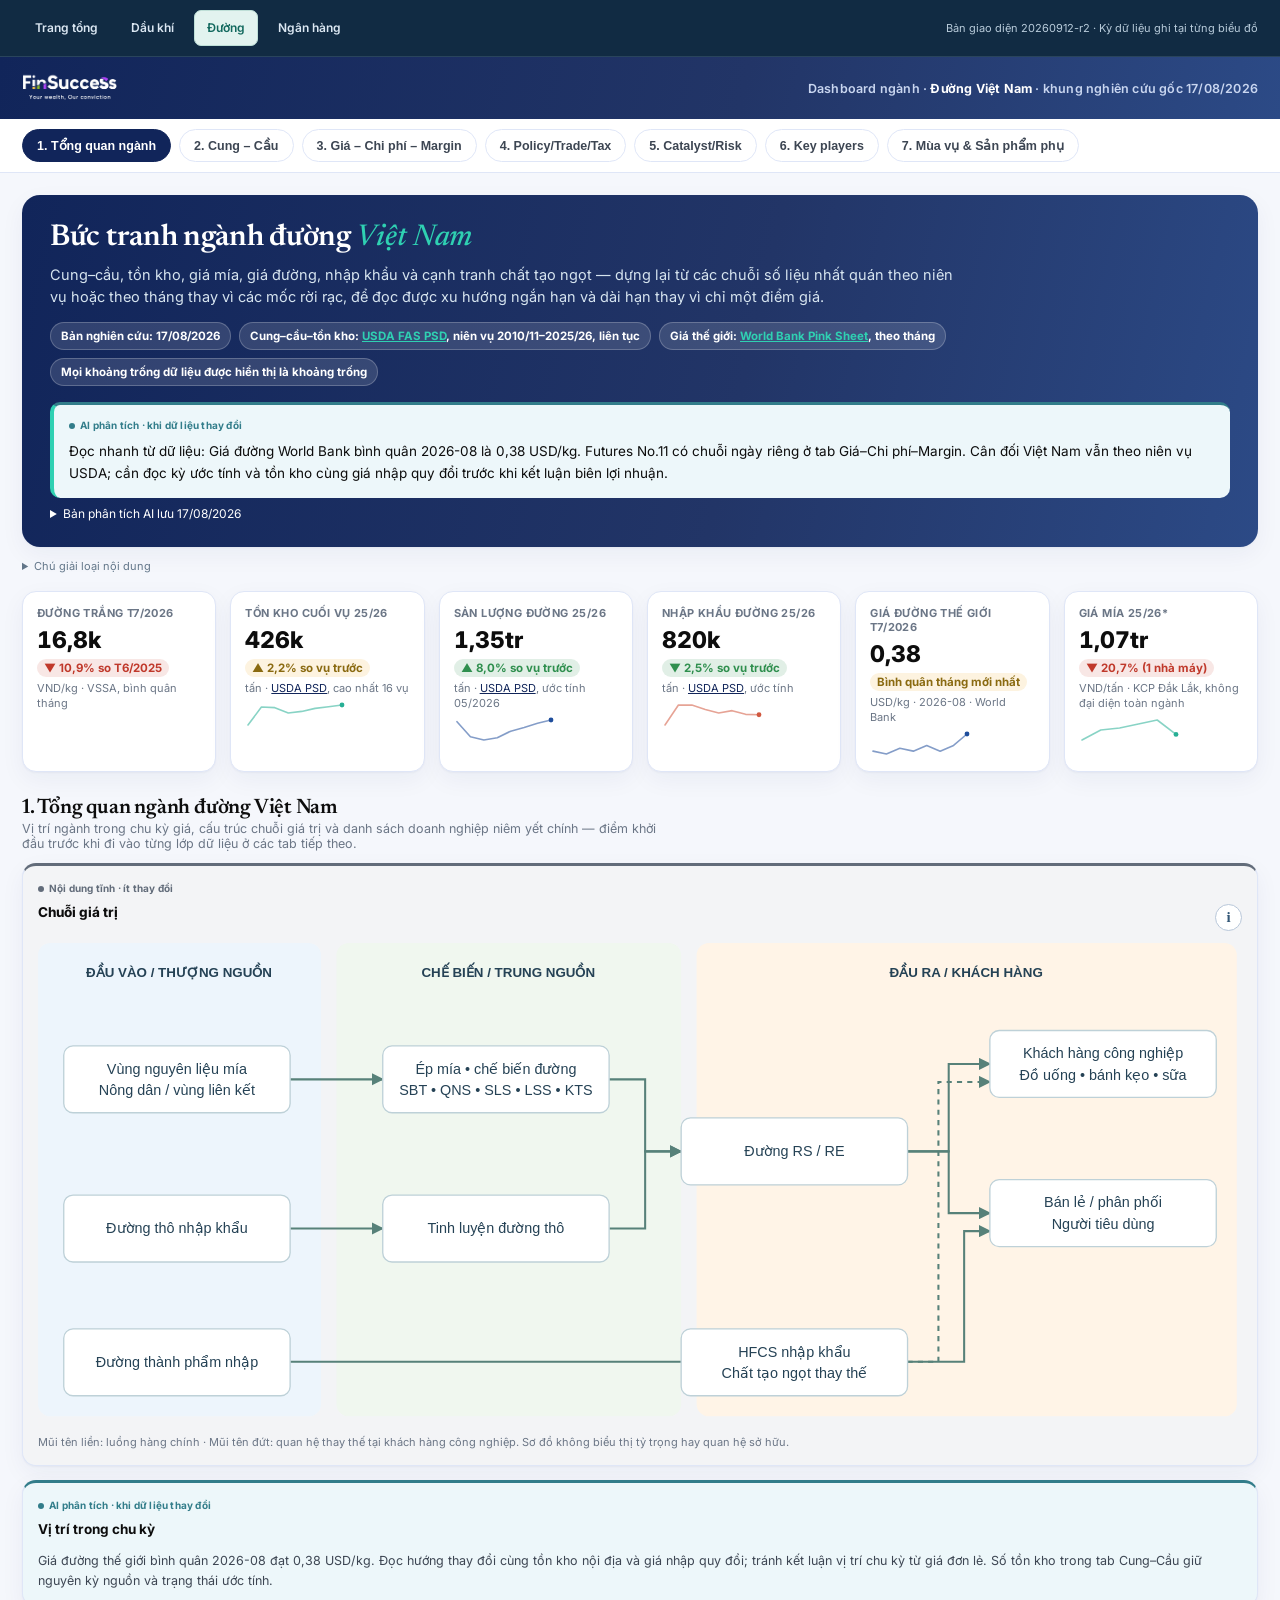
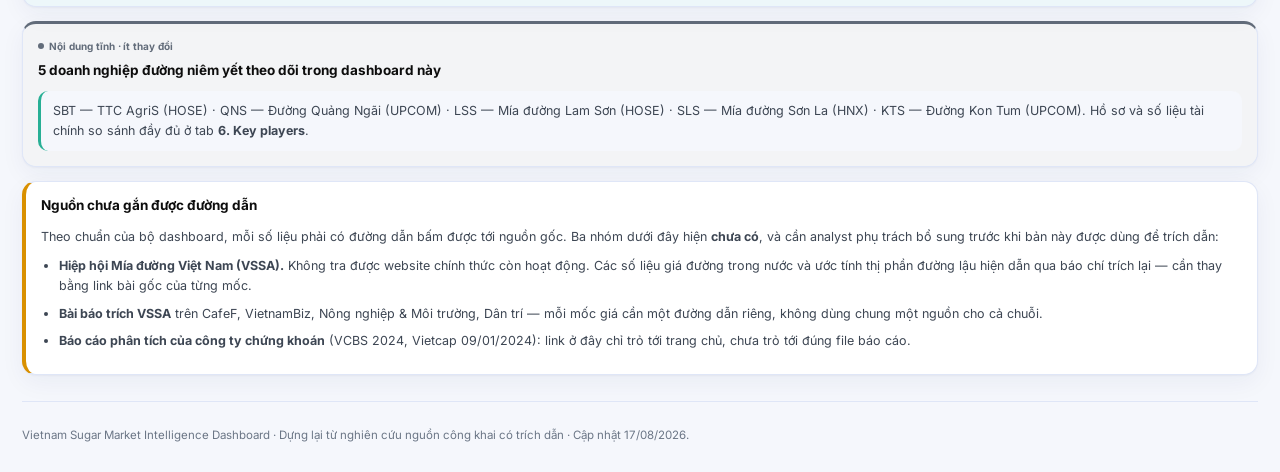
<file: Sugar/index.html>
<!doctype html>
<html lang="vi">
<head>
<meta charset="utf-8"/>
<meta name="viewport" content="width=device-width,initial-scale=1"/>
<title>Ngành Đường Việt Nam · FinSuccess Research</title>
<link rel="preconnect" href="https://fonts.googleapis.com">
<link rel="preconnect" href="https://fonts.gstatic.com" crossorigin>
<link rel="stylesheet" href="https://fonts.googleapis.com/css2?family=Inter:wght@400;500;600;700;800&family=Newsreader:ital,wght@0,400;0,500;0,600;1,400;1,500&display=swap">
<style>
:root{
  color-scheme: light;
  /* ---- token lấy từ website công ty https://fisc.vn ---- */
  --navy:#11255a; --navy2:#19316f; --navy3:#223567;
  --accent:#27af95; --accent-bright:#2fd0b2; --accent-soft:#e6f5f1;
  --tint:#dfe6f7; --tint-soft:#f5f7fc;
  --bg:#ffffff; --page:#f5f7fc; --card:#ffffff;
  --ink:#0d0d0d; --ink2:#3d4653; --muted:#6b7686;
  --line:#dfe6f7; --hair:#eaeff9;
  --brand:#11255a; --brand2:#19316f; --brand-deep:#11255a; --gold:#b8801f; --gold-soft:#fdf3e0;
  --soft:#f5f7fc; --warn-bg:#fdf3e0; --danger-bg:#fbeae7;
  --chart-surface:#ffffff; --grid:#e8edf7; --axis:#c6cfe0;
  --s1:#1f4e9c; --s2:#d1583f; --s3:#27af95; --s4:#d99000; --s5:#a45bb8; --s6:#2f8f4e; --s7:#4b5bd4; --s8:#b8443a;
  --good:#2f8f4e; --warning:#d99000; --serious:#dd7f4e; --critical:#c0392b;
  --shadow:0 1px 2px rgba(17,37,90,.04), 0 8px 24px rgba(17,37,90,.05);
  --radius:14px;
}
body{font-family:"Inter",ui-sans-serif,system-ui,-apple-system,"Segoe UI",sans-serif}
h1,h2,.hero h1,.intro h1{font-family:"Newsreader","Iowan Old Style",Georgia,serif;font-weight:600;letter-spacing:-.01em}
h1 em,h2 em,.accent{font-style:italic;color:var(--accent);font-weight:500}
.hero h1 em{color:var(--accent-bright)}
table,.kpi .value,.value,td,th{font-family:"Inter",ui-sans-serif,system-ui,sans-serif;font-variant-numeric:tabular-nums}

/* ---- thanh nhận diện công ty ---- */
.fiscbar{background:linear-gradient(103deg,var(--navy) 0%,var(--navy3) 58%,#2c4a86 100%);color:#fff}
.fiscbar-inner{max-width:1460px;margin:auto;padding:14px 22px;display:flex;align-items:center;justify-content:space-between;gap:18px;flex-wrap:wrap}
.fiscbar img{height:34px;width:auto;display:block}
.fiscbar .fiscbar-doc{font-size:12.5px;font-weight:600;color:#c9d6f0;letter-spacing:.2px}
.fiscbar .fiscbar-doc b{color:#fff;font-weight:700}
.fiscbar .fiscbar-nav{display:flex;gap:16px;flex-wrap:wrap}
.fiscbar .fiscbar-nav a{color:#c9d6f0;text-decoration:none;font-size:12.5px;font-weight:600}
.fiscbar .fiscbar-nav a:hover{color:var(--accent-bright)}

/* ---- nguồn dạng link ---- */
.source-note a,.conf-note a,.src-link{color:var(--accent);text-decoration:none;border-bottom:1px solid rgba(39,175,149,.35);font-weight:600}
.source-note a:hover,.conf-note a:hover,.src-link:hover{color:var(--navy2);border-bottom-color:var(--navy2)}
.source-note{font-size:11px;color:var(--muted);margin-top:8px;line-height:1.6}
.srcrow{display:flex;flex-wrap:wrap;gap:4px 10px;margin-top:6px}
.srcrow a{display:inline-flex;align-items:center;gap:4px;font-size:11px;font-weight:600;color:var(--accent);text-decoration:none;border:1px solid var(--line);border-radius:999px;padding:3px 9px;background:var(--tint-soft)}
.srcrow a:after{content:"↗";font-size:9px;opacity:.7}
.srcrow a:hover{border-color:var(--accent);background:var(--accent-soft)}

*{box-sizing:border-box}
html{scroll-behavior:smooth}
@media (prefers-reduced-motion: reduce){ *{transition:none!important; scroll-behavior:auto!important} }
body{margin:0;background:var(--page);color:var(--ink);font-family:ui-sans-serif,"Inter",system-ui,-apple-system,"Segoe UI",sans-serif;font-variant-numeric:proportional-nums}
table{font-variant-numeric:tabular-nums}
header{position:sticky;top:0;z-index:30;background:color-mix(in srgb, var(--bg) 90%, transparent);backdrop-filter:blur(10px);border-bottom:1px solid var(--line)}
.nav{max-width:1460px;margin:auto;padding:12px 22px;display:flex;gap:16px;align-items:center;justify-content:space-between}
.brand{font-weight:800;letter-spacing:.3px;font-size:13px;color:var(--ink)}
.navlinks{display:flex;gap:14px;flex-wrap:wrap}
.navlinks a{text-decoration:none;color:var(--muted);font-size:12.5px;font-weight:700}
.navlinks a:hover{color:var(--brand)}
.container{max-width:1460px;margin:auto;padding:22px}
.hero{padding:26px 28px;border-radius:20px;background:linear-gradient(120deg,var(--brand-deep),var(--brand2));color:#fff;box-shadow:var(--shadow)}
.hero h1{margin:0 0 8px;font-size:30px;line-height:1.15;text-wrap:balance}
.hero p{margin:0;color:#dbeadb;max-width:920px;font-size:14.5px;line-height:1.55}
.tagrow{display:flex;gap:8px;flex-wrap:wrap;margin-top:14px}
.tag{background:rgba(255,255,255,.14);border:1px solid rgba(255,255,255,.2);padding:6px 10px;border-radius:999px;font-size:11.5px;font-weight:700}
.insight{margin-top:16px;padding:13px 15px;background:rgba(255,255,255,.1);border-left:4px solid var(--gold);border-radius:10px;font-size:13.5px;line-height:1.6}
.insight b{color:#fff}
.grid{display:grid;gap:14px}
.kpis{grid-template-columns:repeat(6,minmax(150px,1fr));margin:16px 0}
.kpi{background:var(--card);border:1px solid var(--line);border-radius:14px;padding:14px;box-shadow:var(--shadow)}
.kpi .label{font-size:11px;color:var(--muted);font-weight:700;text-transform:uppercase;letter-spacing:.4px}
.kpi .value{font-size:23px;font-weight:800;margin:6px 0 2px}
.kpi .delta{display:inline-flex;align-items:center;gap:4px;font-size:11.5px;font-weight:700;padding:2px 7px;border-radius:999px;margin-bottom:4px}
.kpi .delta.d-good{color:var(--good);background:color-mix(in srgb, var(--good) 14%, transparent)}
.kpi .delta.d-warn{color:#8a6a10;background:var(--warn-bg)}
:root[data-theme="dark"] .kpi .delta.d-warn,@media (prefers-color-scheme: dark){:root:not([data-theme="light"]) .kpi .delta.d-warn{color:var(--warning)}}
.kpi .delta.d-bad{color:var(--critical);background:color-mix(in srgb, var(--critical) 12%, transparent)}
.kpi .sub{font-size:11px;color:var(--muted);line-height:1.4}
.kpi .spark{margin-top:6px;display:block}
.section{margin-top:26px}
.sectionhead{display:flex;align-items:end;justify-content:space-between;gap:14px;margin:0 0 12px;flex-wrap:wrap}
.sectionhead h2{margin:0;font-size:20px}
.sectionhead p{margin:2px 0 0;color:var(--muted);font-size:12.5px;max-width:640px}
.card{background:var(--card);border:1px solid var(--line);border-radius:16px;padding:15px;box-shadow:var(--shadow)}
.two{grid-template-columns:1.5fr 1fr}
.three{grid-template-columns:repeat(3,1fr)}
.four{grid-template-columns:repeat(4,1fr)}
.chart-title{font-size:13.5px;font-weight:750;margin:0 0 2px}
.chart-sub{font-size:11.5px;color:var(--muted);margin:0 0 8px}
.chartsvg{display:block;width:100%;height:auto;overflow:visible}
.gridline{stroke:var(--grid);stroke-width:1}
.axisline{stroke:var(--axis);stroke-width:1}
.axislabel{font-size:9px;fill:var(--muted)}
.catlabel{font-size:9px;fill:var(--muted)}
.endlabel{font-size:10px;fill:var(--ink2);font-weight:700}
.legend{display:flex;gap:14px;flex-wrap:wrap;margin:6px 0 4px;font-size:11.5px;color:var(--ink2)}
.legend .li{display:inline-flex;align-items:center;gap:6px}
.legend .sw{width:12px;height:3px;border-radius:2px;display:inline-block}
.legend .dot{width:9px;height:9px;border-radius:50%;display:inline-block}
.source-note{font-size:11px;color:var(--muted);margin-top:8px;line-height:1.5}
.conf-note{font-size:11px;color:var(--muted);margin-top:2px;font-style:italic}
details.dtable{margin-top:8px}
details.dtable summary{cursor:pointer;font-size:11.5px;font-weight:700;color:var(--brand);list-style:none;display:inline-flex;align-items:center;gap:4px}
details.dtable summary::-webkit-details-marker{display:none}
details.dtable summary:before{content:"▸";font-size:10px}
details.dtable[open] summary:before{content:"▾"}
.dtable table{width:100%;border-collapse:collapse;font-size:11.5px;margin-top:8px}
.dtable th,.dtable td{padding:6px 7px;border-bottom:1px solid var(--hair);text-align:left}
.dtable th{color:var(--muted);font-weight:700;font-size:10.5px;text-transform:uppercase;letter-spacing:.3px}
.chtip{position:fixed;z-index:100;pointer-events:none;background:var(--ink);color:var(--bg);border-radius:10px;padding:8px 10px;font-size:11.5px;box-shadow:0 8px 20px rgba(0,0,0,.25);display:none;max-width:240px}
.chtip-title{font-weight:800;margin-bottom:4px}
.chtip-row{display:flex;align-items:center;justify-content:space-between;gap:14px;padding:1px 0}
.chtip-key{display:flex;align-items:center;gap:5px;opacity:.85}
.chtip-dot{width:8px;height:8px;border-radius:50%;display:inline-block;flex:none}
.chtip-val{font-weight:800}
.hitband{cursor:crosshair}
.tabs{display:flex;gap:8px;flex-wrap:wrap;margin-bottom:12px}
.tabbtn{border:1px solid var(--line);background:var(--card);color:var(--brand);padding:7px 12px;border-radius:999px;font-weight:750;cursor:pointer;font-size:12.5px}
.tabbtn.active{background:var(--brand);color:#fff;border-color:var(--brand)}
.tabpane{display:none} .tabpane.active{display:block}
.tabpane p{font-size:13px;line-height:1.6;margin:0 0 6px}
.timeline{position:relative;margin:8px 0 0;padding-left:24px}
.timeline:before{content:"";position:absolute;left:7px;top:3px;bottom:3px;width:2px;background:var(--line)}
.event{position:relative;margin:0 0 16px}
.event:before{content:"";position:absolute;left:-21px;top:5px;width:10px;height:10px;background:var(--gold);border-radius:50%;box-shadow:0 0 0 3px var(--gold-soft)}
.event b{display:block;font-size:13.5px} .event small{color:var(--muted);font-weight:700}
.event p{margin:3px 0 0;font-size:12.5px;color:var(--ink2);line-height:1.5}
.driver{padding:14px;border-radius:14px;background:var(--soft);border:1px solid var(--line)}
.driver h3{margin:0 0 6px;font-size:14px} .driver p{margin:0;color:var(--ink2);font-size:12.5px;line-height:1.5}
.scenario{border-radius:14px;padding:15px;border:1px solid var(--line);background:var(--card);cursor:pointer}
.scenario:hover{box-shadow:var(--shadow)}
.scenario.active{outline:2px solid var(--brand)}
.scenario .range{font-size:22px;font-weight:800;margin:5px 0}
.badge{display:inline-flex;padding:4px 9px;border-radius:999px;font-size:10.5px;font-weight:800;letter-spacing:.2px}
.base{background:var(--soft);color:var(--brand)} .bull{background:var(--warn-bg);color:#7a5b13} .bear{background:var(--danger-bg);color:#8a3d2e}
.scenarioDetail{margin-top:14px;padding:14px 15px;border-radius:12px;background:var(--soft);border:1px dashed var(--line);color:var(--ink2);font-size:13px;line-height:1.6}
.tablewrap{overflow:auto}
table.plain{width:100%;border-collapse:collapse;font-size:12.5px}
.plain th,.plain td{padding:9px 8px;border-bottom:1px solid var(--hair);text-align:left;vertical-align:top}
.plain th{color:var(--muted);font-size:11px;text-transform:uppercase;letter-spacing:.3px}
.note{font-size:11.5px;color:var(--muted);line-height:1.55}
.flagbox{background:var(--warn-bg);border:1px solid var(--line);border-radius:12px;padding:12px 14px;font-size:12.5px;line-height:1.6;color:var(--ink2);margin-top:10px}
.flagbox b{color:var(--ink)}
.footer{padding:26px 0 8px;color:var(--muted);font-size:11.5px}
.pill{display:inline-flex;align-items:center;gap:5px;font-size:10.5px;font-weight:700;padding:3px 8px;border-radius:999px;background:var(--soft);color:var(--brand)}
a{color:var(--brand)}
@media(max-width:1150px){.kpis{grid-template-columns:repeat(3,1fr)}.two,.three,.four{grid-template-columns:1fr}}
@media(max-width:700px){.container{padding:14px}.hero h1{font-size:24px}.kpis{grid-template-columns:repeat(2,1fr)}.navlinks{display:none}}
.majortabs{position:sticky;top:47px;z-index:25;background:color-mix(in srgb, var(--bg) 92%, transparent);backdrop-filter:blur(8px);border-bottom:1px solid var(--line)}
.majortabrow{max-width:1460px;margin:auto;padding:10px 22px;display:flex;gap:8px;flex-wrap:wrap}
.majortabbtn{border:1px solid var(--line);background:var(--card);color:var(--ink2);padding:8px 14px;border-radius:999px;font-weight:750;cursor:pointer;font-size:12.5px;white-space:nowrap}
.majortabbtn.active{background:var(--brand);color:#fff;border-color:var(--brand)}
.majorpane{display:none}
.majorpane.active{display:block}
.subhead{font-size:15px;margin:22px 0 4px}
.subhead:first-of-type{margin-top:4px}
.subsub{font-size:12px;color:var(--muted);margin:0 0 12px;max-width:700px}
.catriskgrid{display:grid;grid-template-columns:1fr 1fr;gap:14px}
.catbox,.riskbox{border-radius:14px;padding:14px 16px;border:1px solid var(--line)}
.catbox{background:color-mix(in srgb, var(--good) 8%, var(--card))}
.riskbox{background:color-mix(in srgb, var(--critical) 7%, var(--card))}
.catbox h3,.riskbox h3{margin:0 0 8px;font-size:14px}
.catbox ul,.riskbox ul{margin:0;padding-left:18px;font-size:12.5px;line-height:1.6;color:var(--ink2)}
.catbox li,.riskbox li{margin-bottom:6px}
.profilegrid{display:grid;grid-template-columns:repeat(2,1fr);gap:14px}
.profilecard{border-radius:14px;padding:14px 16px;border:1px solid var(--line);background:var(--card)}
.profilecard h3{margin:0;font-size:15px;display:flex;align-items:center;gap:8px;flex-wrap:wrap}
.profilecard .exch{font-size:10px;font-weight:800;color:var(--brand);background:var(--soft);padding:2px 8px;border-radius:999px}
.profilecard p{margin:7px 0 0;font-size:12.5px;color:var(--ink2);line-height:1.55}
.profilecard .stats{display:flex;gap:16px;margin-top:9px;flex-wrap:wrap}
.profilecard .stat{font-size:11px;color:var(--muted)}
.profilecard .stat b{display:block;font-size:15px;color:var(--ink);font-weight:800}
@media(max-width:1150px){.catriskgrid,.profilegrid{grid-template-columns:1fr}}
@media(max-width:700px){.majortabrow{padding:8px 14px}}

/* ---- ghi de theo nhan dien FiSC ---- */
.majortabs{position:sticky;top:0;background:rgba(255,255,255,.95);backdrop-filter:blur(8px);border-bottom:1px solid var(--line);border-top:0}
.majortabbtn{font-weight:650}
.majortabbtn.active{background:var(--navy);border-color:var(--navy);color:#fff}
.card{border-radius:var(--radius);border-color:var(--line)}
.kpi{border-radius:var(--radius)}
.hero{border-radius:18px;background:linear-gradient(103deg,var(--navy) 0%,var(--navy3) 58%,#2c4a86 100%)}
.hero p{color:#d6e4ef}
.insight{border-left-color:var(--accent-bright);background:rgba(255,255,255,.09)}
.tag{background:rgba(255,255,255,.13);border-color:rgba(255,255,255,.22)}
.sectionhead h2{font-size:21px}
.subhead{font-family:"Newsreader","Iowan Old Style",Georgia,serif;font-weight:600;font-size:17px;color:var(--navy2)}
details.dtable summary{color:var(--accent)}
.scenario.active{outline-color:var(--accent)}
.note{background:var(--tint-soft);border-left:3px solid var(--accent);padding:10px 12px;border-radius:10px;font-size:12.5px;line-height:1.6;color:var(--ink2)}
code{background:var(--tint-soft);border:1px solid var(--line);border-radius:5px;padding:1px 5px;font-size:11px}
.footer{border-top:1px solid var(--line);margin-top:26px}
ul.list{margin:0;padding-left:18px;font-size:12.5px;line-height:1.65;color:var(--ink2)}
ul.list li{margin-bottom:7px}
.scenarios{display:grid;grid-template-columns:repeat(3,1fr);gap:14px;margin-top:10px}
.scenario-detail{margin-top:14px;padding:14px 15px;border-radius:12px;background:var(--tint-soft);border:1px solid var(--line);color:var(--ink2);font-size:13px;line-height:1.65}
.scenario-detail b{color:var(--ink)}
@media(max-width:900px){.scenarios{grid-template-columns:1fr}}
@media(max-width:1100px){.kpis{grid-template-columns:repeat(3,1fr)}}
@media(max-width:640px){.kpis{grid-template-columns:repeat(2,1fr)}.fiscbar-inner{padding:12px 14px}}

/* link tren nen navy */
.hero a,.tag a,.insight a,.fiscbar a{color:var(--accent-bright);border-bottom-color:rgba(47,208,178,.45)}
.hero a:hover,.tag a:hover,.insight a:hover{color:#fff;border-bottom-color:#fff}

</style>
<link rel="stylesheet" href="../assets/dashboard-ui.css?v=46541cba0fd4">
<script src="../data/daily-data.js?v=cf691abdaa02" defer></script>
<script src="../assets/data-math.js?v=6a12195c87e0" defer></script>
<script src="../assets/sector-runtime.js?v=340975f1873b" defer></script>
<script src="../assets/sector-content.js?v=900113ed2650" defer></script>
<script src="../assets/sector-layout.js?v=32594f04ff49" defer></script>
<script src="../assets/chart-cards.js?v=f44a219020ee" defer></script>
<script src="../assets/dashboard-ui.js?v=6b0822e725ed" defer></script>
<script src="../assets/catalyst-board.js?v=aab58d673101" defer></script>
<link rel="stylesheet" href="../assets/site-navigation.css?v=54a3825f55f4">
<script src="../assets/site-navigation.js?v=9b367760d97e" data-release="20260912-r2"></script>
<link rel="stylesheet" href="../assets/catalyst-board.css?v=f0a0d8faa97d">
</head>
<body>
<div class="site-navigation-shell"><div class="site-navigation-inner"><nav data-site-navigation="sugar"><a href="../">Trang tổng</a><a href="../Dau-khi/">Dầu khí</a><a href="../Sugar/">Đường</a><a href="../Bank/">Ngân hàng</a></nav><p class="site-release-note" data-release-label></p></div></div>
<div class="fiscbar">
  <div class="fiscbar-inner">
    <img src="[data-uri]" alt="FinSuccess" />
    <div class="fiscbar-doc">Dashboard ngành · <b>Đường Việt Nam</b> · khung nghiên cứu gốc 17/08/2026</div>
  </div>
</div>
<nav class="majortabs">
  <div class="majortabrow">
    <button class="majortabbtn active" onclick="showMajorTab('mt1',this)">1. Tổng quan ngành</button>
    <button class="majortabbtn" onclick="showMajorTab('mt2',this)">2. Cung – Cầu</button>
    <button class="majortabbtn" onclick="showMajorTab('mt3',this)">3. Giá – Chi phí – Margin</button>
    <button class="majortabbtn" onclick="showMajorTab('mt4',this)">4. Policy/Trade/Tax</button>
    <button class="majortabbtn" onclick="showMajorTab('mt5',this)">5. Catalyst/Risk</button>
    <button class="majortabbtn" onclick="showMajorTab('mt6',this)">6. Key players</button>
    <button class="majortabbtn" onclick="showMajorTab('mt7',this)">7. Mùa vụ &amp; Sản phẩm phụ</button>
  </div>
</nav>

<div class="container">
  <section class="hero">
    <h1>Bức tranh ngành đường <em>Việt Nam</em></h1>
    <p>Cung–cầu, tồn kho, giá mía, giá đường, nhập khẩu và cạnh tranh chất tạo ngọt — dựng lại từ các chuỗi số liệu nhất quán theo niên vụ hoặc theo tháng thay vì các mốc rời rạc, để đọc được xu hướng ngắn hạn và dài hạn thay vì chỉ một điểm giá.</p>
    <div class="tagrow">
      <span class="tag">Bản nghiên cứu: 17/08/2026</span>
      <span class="tag">Cung–cầu–tồn kho: <a href="https://apps.fas.usda.gov/psdonline/app/index.html" target="_blank" rel="noopener">USDA FAS PSD</a>, niên vụ 2010/11–2025/26, liên tục</span>
      <span class="tag">Giá thế giới: <a href="https://www.worldbank.org/en/research/commodity-markets" target="_blank" rel="noopener">World Bank Pink Sheet</a>, theo tháng</span>
      <span class="tag">Mọi khoảng trống dữ liệu được hiển thị là khoảng trống</span>
    </div>
    <div class="insight" data-update-kind="ai" data-cadence="on-data-change" data-refresh-status="snapshot"><b>Đọc nhanh:</b> tồn kho cuối niên vụ 2025/26 ước khoảng <b>426 nghìn tấn</b> — mức cao nhất trong toàn bộ 16 niên vụ có số liệu USDA (2010/11–2025/26) — trong khi giá đường trắng trong nước tháng 7/2026 quanh <b>16,8 nghìn đ/kg</b>, thấp hơn cả Trung Quốc, Indonesia và Philippines trong khu vực. Giá thế giới cũng đang ở nhịp giảm sau đỉnh chu kỳ 2023 (0,52 USD/kg) về quanh 0,32–0,34 USD/kg. Ngắn hạn, cung đang vượt cầu tiêu thụ nội địa; dài hạn, PVTM vừa được gia hạn thêm 5 năm (đến 2031) giữ vai trò lá chắn trước hàng Thái Lan, nhưng chưa xử lý được áp lực từ đường lậu và HFCS nhập khẩu.</div>
  </section>

  <div class="majorpane active" data-tab="mt1">
  <section class="grid kpis">
    <div class="kpi">
      <div class="label">Đường trắng T7/2026</div>
      <div class="value">16,8k</div>
      <div class="delta d-bad">▼ 10,9% so T6/2025</div>
      <div class="sub">VND/kg · VSSA, bình quân tháng</div>
    </div>
    <div class="kpi">
      <div class="label">Tồn kho cuối vụ 25/26</div>
      <div class="value">426k</div>
      <div class="delta d-warn">▲ 2,2% so vụ trước</div>
      <div class="sub">tấn · <a href="https://apps.fas.usda.gov/psdonline/app/index.html" target="_blank" rel="noopener">USDA PSD</a>, cao nhất 16 vụ</div>
      <svg class="spark" id="spk-stock" viewBox="0 0 100 26" width="100" height="26"></svg>
    </div>
    <div class="kpi">
      <div class="label">Sản lượng đường 25/26</div>
      <div class="value">1,35tr</div>
      <div class="delta d-good">▲ 8,0% so vụ trước</div>
      <div class="sub">tấn · <a href="https://apps.fas.usda.gov/psdonline/app/index.html" target="_blank" rel="noopener">USDA PSD</a>, ước tính 05/2026</div>
      <svg class="spark" id="spk-prod" viewBox="0 0 100 26" width="100" height="26"></svg>
    </div>
    <div class="kpi">
      <div class="label">Nhập khẩu đường 25/26</div>
      <div class="value">820k</div>
      <div class="delta d-good">▼ 2,5% so vụ trước</div>
      <div class="sub">tấn · <a href="https://apps.fas.usda.gov/psdonline/app/index.html" target="_blank" rel="noopener">USDA PSD</a>, ước tính</div>
      <svg class="spark" id="spk-imp" viewBox="0 0 100 26" width="100" height="26"></svg>
    </div>
    <div class="kpi">
      <div class="label">Giá đường thế giới T7/2026</div>
      <div class="value">$0,34</div>
      <div class="delta d-warn">▼ 8,1% so T7/2025</div>
      <div class="sub">USD/kg · <a href="https://www.worldbank.org/en/research/commodity-markets" target="_blank" rel="noopener">World Bank Pink Sheet</a></div>
      <svg class="spark" id="spk-world" viewBox="0 0 100 26" width="100" height="26"></svg>
    </div>
    <div class="kpi">
      <div class="label">Giá mía 25/26*</div>
      <div class="value">1,07tr</div>
      <div class="delta d-bad">▼ 20,7% (1 nhà máy)</div>
      <div class="sub">VND/tấn · KCP Đắk Lắk, không đại diện toàn ngành</div>
      <svg class="spark" id="spk-cane" viewBox="0 0 100 26" width="100" height="26"></svg>
    </div>
  </section>

  <section class="section">
    <div class="sectionhead"><div><h2>1. Tổng quan ngành đường Việt Nam</h2><p>Vị trí ngành trong chu kỳ giá, cấu trúc chuỗi giá trị và danh sách doanh nghiệp niêm yết chính — điểm khởi đầu trước khi đi vào từng lớp dữ liệu ở các tab tiếp theo.</p></div></div>
    <div class="grid two">
      <div class="card" data-block-id="sugar-01" data-update-kind="static" data-cadence="rare" data-refresh-status="snapshot">
        <h3 style="margin-top:0;font-size:13.5px">Chuỗi giá trị</h3>
        <p style="font-size:12.5px;line-height:1.6;color:var(--ink2);margin:0">Nông dân trồng mía → nhà máy ép/tinh luyện (đường trắng RS, đường tinh luyện RE) → kênh phân phối bán lẻ và kênh công nghiệp (F&amp;B, nước giải khát, bánh kẹo, sữa) → người tiêu dùng cuối. Song song với nguồn cung nội địa, thị trường còn chịu tác động từ đường nhập khẩu chính ngạch (ATIGA, hạn ngạch thuế quan), đường nhập lậu (ước ~30% thị phần) và chất tạo ngọt thay thế (HFCS) — chi tiết ở tab <b>4. Policy/Trade/Tax</b>.</p>
      </div>
      <div class="card" data-block-id="sugar-02" data-update-kind="ai" data-cadence="on-data-change" data-refresh-status="snapshot">
        <h3 style="margin-top:0;font-size:13.5px">Vị trí trong chu kỳ</h3>
        <p style="font-size:12.5px;line-height:1.6;color:var(--ink2);margin:0">Giá thế giới đang ở nhịp giảm sau đỉnh chu kỳ 2023 (0,52 USD/kg), về quanh 0,32–0,34 USD/kg — gần vùng đáy 2015 (0,295) hơn vùng đỉnh. Trong nước, tồn kho cuối vụ 2025/26 (426 nghìn tấn) là mức cao nhất trong 16 niên vụ có số liệu USDA — dấu hiệu ngành đang ở pha dư cung, không phải thiếu hụt. Xem đầy đủ ở tab <b>2. Cung – Cầu</b> và <b>3. Giá – Chi phí – Margin</b>.</p>
      </div>
    </div>
    <div class="card" style="margin-top:14px" data-block-id="sugar-03" data-update-kind="static" data-cadence="rare" data-refresh-status="snapshot">
      <h3 style="margin-top:0;font-size:13.5px">5 doanh nghiệp đường niêm yết theo dõi trong dashboard này</h3>
      <p class="note" style="margin:0">SBT — TTC AgriS (HOSE) · QNS — Đường Quảng Ngãi (UPCOM) · LSS — Mía đường Lam Sơn (HOSE) · SLS — Mía đường Sơn La (HNX) · KTS — Đường Kon Tum (UPCOM). Hồ sơ và số liệu tài chính so sánh đầy đủ ở tab <b>6. Key players</b>.</p>
    </div>
  </section>
  </div>

  <div class="majorpane" data-tab="mt3">
  <section id="price" class="section">
    <div class="sectionhead"><div><h2>3. Giá – Chi phí – Margin</h2><p>Giá thế giới là chuỗi tháng liên tục (World Bank). Giá trong nước chỉ hiển thị các mốc thực sự quan sát được — không có đường nối giữa các mốc cách xa nhau.</p></div></div>
    <h3 class="subhead">Giá đường: chu kỳ thế giới và mặt bằng trong nước</h3>
    <div class="grid two">
      <div class="card" data-block-id="sugar-04" data-update-kind="periodic" data-cadence="monthly" data-refresh-status="snapshot">
        <div class="chart-title">Giá đường thế giới — 24 tháng gần nhất</div>
        <div class="chart-sub">USD/kg, giá đường thô ISA · <a href="https://www.worldbank.org/en/research/commodity-markets" target="_blank" rel="noopener">World Bank Commodity Markets (Pink Sheet)</a></div>
        <div id="chWorldRecent"></div>
        <div class="source-note">Nguồn: <a href="https://www.worldbank.org/en/research/commodity-markets" target="_blank" rel="noopener">World Bank Pink Sheet</a>, file cập nhật 04/08/2026. Đỉnh gần nhất T10/2024 (0,46), đáy T2/2026 (0,31).</div>
        <div class="srcrow"><a href="https://www.worldbank.org/en/research/commodity-markets" target="_blank" rel="noopener">World Bank · Commodity Markets (Pink Sheet)</a></div>
        <details class="dtable"><summary>Xem bảng dữ liệu (24 tháng)</summary><div class="tablewrap"><table id="tbl-world-recent"></table></div></details>
      </div>
      <div class="card" data-block-id="sugar-05" data-transform="derived" data-update-kind="periodic" data-cadence="monthly" data-refresh-status="snapshot">
        <div class="chart-title">Giá đường thế giới — bình quân năm, 2010–2025</div>
        <div class="chart-sub">USD/kg · chu kỳ dài: đỉnh 2011 (0,57) → đáy 2015 (0,295) → đỉnh 2023 (0,52) → đang giảm</div>
        <div id="chWorldLong"></div>
        <div class="source-note">Nguồn: <a href="https://www.worldbank.org/en/research/commodity-markets" target="_blank" rel="noopener">World Bank Pink Sheet</a>, bình quân 12 tháng mỗi năm.</div>
        <div class="srcrow"><a href="https://www.worldbank.org/en/research/commodity-markets" target="_blank" rel="noopener">World Bank · Commodity Markets (Pink Sheet)</a></div>
        <details class="dtable"><summary>Xem bảng dữ liệu (2010–2025)</summary><div class="tablewrap"><table id="tbl-world-long"></table></div></details>
      </div>
    </div>
    <div class="grid two" style="margin-top:14px">
      <div class="card" data-block-id="sugar-06" data-update-kind="document" data-cadence="irregular" data-refresh-status="snapshot">
        <div class="chart-title">Giá đường trong nước — các mốc quan sát thực tế, 2020–2026</div>
        <div class="chart-sub">VND/kg · mỗi điểm là một khoảng giá được báo cáo tại một thời điểm cụ thể (không nội suy)</div>
        <div id="chVnPrice"></div>
        <div class="legend">
          <span class="li"><span class="dot" style="background:var(--s1)"></span>Đường trắng (RS)</span>
          <span class="li"><span class="dot" style="background:var(--s2)"></span>Đường tinh luyện (RE)</span>
        </div>
        <div class="conf-note">Vạch dọc = khoảng giá thấp–cao được báo cáo; chấm = điểm giữa. Không vẽ đường nối vì phần lớn khoảng cách giữa các mốc là 3–13 tháng.</div>
        <div class="source-note">Nguồn: VSSA và báo chí trích VSSA (CafeF, VietnamBiz, Nông nghiệp & Môi trường, Dân trí, <a href="https://www.vienmiaduong.vn/" target="_blank" rel="noopener">Viện Nghiên cứu Mía Đường</a>). Mốc 07/2021 có độ tin cậy thấp hơn (không tự tải lại được bài gốc) nhưng vẫn giữ lại, gắn cờ rõ trong bảng dữ liệu (vòng tròn rỗng trên biểu đồ). Một số mốc khác từng xuất hiện trong nguồn thô (~05/2024, một bản trùng lặp gán nhãn 08/2024, và một mốc "07/2025" nghi nhầm năm với 07/2026) đã bị loại bỏ hoàn toàn vì không xác minh lại được nguồn gốc — không đưa vào dashboard dưới bất kỳ hình thức nào, kể cả gắn cờ.</div>
        <details class="dtable"><summary>Xem bảng dữ liệu đầy đủ</summary><div class="tablewrap"><table id="tbl-vn-price"></table></div></details>
      </div>
      <div class="card" data-block-id="sugar-07" data-update-kind="document" data-cadence="irregular" data-refresh-status="snapshot">
        <div class="chart-title">So sánh khu vực — giá đường trắng, T7/2026</div>
        <div class="chart-sub">VND/kg quy đổi · Việt Nam đang thấp nhất khu vực</div>
        <div id="chRegional"></div>
        <div class="source-note">Nguồn: Nông nghiệp & Môi trường (trích VSSA), 16/08/2026.</div>
        <details class="dtable"><summary>Xem bảng dữ liệu</summary><div class="tablewrap"><table id="tbl-regional"></table></div></details>
      </div>
    </div>
  </section>
  </div>

  <div class="majorpane" data-tab="mt2">
  <section id="supply" class="section">
    <div class="sectionhead"><div><h2>2. Cung – cầu – tồn kho đường Việt Nam</h2><p>Toàn bộ 4 biểu đồ dưới đây dùng chung một bảng cân đối cung–cầu của <a href="https://apps.fas.usda.gov/psdonline/app/index.html" target="_blank" rel="noopener">USDA FAS PSD Online</a> (niên vụ tháng 10–tháng 9), liên tục không đứt quãng từ 2010/11 đến 2025/26.</p></div></div>
    <div class="grid two">
      <div class="card" data-block-id="sugar-08" data-update-kind="periodic" data-cadence="semiannual" data-refresh-status="snapshot">
        <div class="chart-title">Cân đối cung – cầu: sản lượng vs tiêu thụ nội địa</div>
        <div class="chart-sub">Nghìn tấn, quy đổi giá trị thô · niên vụ 2010/11–2025/26</div>
        <div id="chSupplyDemand"></div>
        <div class="legend">
          <span class="li"><span class="sw" style="background:var(--s1)"></span>Sản lượng đường</span>
          <span class="li"><span class="sw" style="background:var(--s2)"></span>Tiêu thụ nội địa</span>
        </div>
        <div class="source-note">Từ niên vụ 2019/20–2021/22, một phần sản lượng đến từ đường thô nhập khẩu tái chế (không chỉ từ mía trong nước) — xem ghi chú ở mục 2b.</div>
        <details class="dtable"><summary>Xem bảng dữ liệu</summary><div class="tablewrap"><table id="tbl-supdem"></table></div></details>
      </div>
      <div class="card" data-block-id="sugar-09" data-update-kind="periodic" data-cadence="semiannual" data-refresh-status="snapshot">
        <div class="chart-title">Tồn kho cuối niên vụ</div>
        <div class="chart-sub">Nghìn tấn · niên vụ 2010/11–2025/26 — thước đo áp lực cung–cầu trực tiếp nhất</div>
        <div id="chStocks"></div>
        <div class="source-note">Niên vụ 2025/26 là ước tính (báo cáo tháng 5/2026), chưa phải số liệu chốt vụ.</div>
        <details class="dtable"><summary>Xem bảng dữ liệu</summary><div class="tablewrap"><table id="tbl-stocks"></table></div></details>
      </div>
    </div>
    <div class="grid two" style="margin-top:14px">
      <div class="card" data-block-id="sugar-10" data-update-kind="document" data-cadence="irregular" data-refresh-status="snapshot">
        <div class="chart-title">Sản lượng mía ép tại nhà máy</div>
        <div class="chart-sub">Triệu tấn · niên vụ 2017/18–2025/26</div>
        <div id="chCaneCrush"></div>
        <div class="source-note">Chuỗi bắt đầu từ 2017/18 vì các niên vụ trước đó chỉ có số liệu "sản lượng mía cả nước" (khác định nghĩa với "mía ép tại nhà máy"), không gộp chung để tránh sai lệch. * = số liệu công bố dạng "trên X triệu tấn", dùng làm giá trị sàn.</div>
        <details class="dtable"><summary>Xem bảng dữ liệu</summary><div class="tablewrap"><table id="tbl-canecrush"></table></div></details>
      </div>
      <div class="card" data-block-id="sugar-11" data-update-kind="document" data-cadence="irregular" data-refresh-status="snapshot">
        <div class="chart-title">Diện tích vùng mía</div>
        <div class="chart-sub">Nghìn ha, diện tích thu hoạch/liên kết nhà máy · niên vụ 2018/19–2024/25</div>
        <div id="chCaneArea"></div>
        <div class="source-note">2025/26 không có số liệu toàn quốc công bố (chỉ có số liệu vùng, ví dụ Đắk Lắk), nên để trống thay vì suy diễn. * = giá trị sàn ("trên X nghìn ha").</div>
        <details class="dtable"><summary>Xem bảng dữ liệu</summary><div class="tablewrap"><table id="tbl-canearea"></table></div></details>
      </div>
    </div>
  </section>
  </div>

  <div class="majorpane" data-tab="mt3">
  <section id="cane" class="section">
    <h3 class="subhead">Giá mía nguyên liệu &amp; giá thành ngành đường</h3>
    <p class="subsub">Giá mía là chuỗi còn nhiều khoảng trống nhất trong dashboard này — được giữ nguyên trạng thái đó thay vì lấp đầy bằng suy diễn.</p>
    <div class="grid two">
      <div class="card" data-block-id="sugar-12" data-update-kind="document" data-cadence="irregular" data-refresh-status="snapshot">
        <div class="chart-title">Giá mía nguyên liệu bình quân theo niên vụ</div>
        <div class="chart-sub">Nghìn đồng/tấn tại nhà máy · niên vụ 2018/19–2025/26</div>
        <div id="chCanePrice"></div>
        <div class="legend">
          <span class="li"><span class="sw" style="background:var(--s3);height:10px;border-radius:3px"></span>Bình quân toàn quốc (nguồn VSSA/báo chí)</span>
          <span class="li"><span class="sw" style="background:var(--s3);height:10px;border-radius:3px;opacity:.5"></span>1 nhà máy hoặc suy ra từ mức tăng công bố (cột mờ hơn = *)</span>
        </div>
        <div class="source-note">Không tìm thấy số liệu giá mía đáng tin cậy trước niên vụ 2018/19. 21/22*: suy ra từ phát biểu "+100–150 nghìn đ/tấn so với vụ trước", không phải số liệu công bố trực tiếp. 22/23*: chỉ có số liệu Lam Sơn. 25/26*: chỉ có số liệu KCP Đắk Lắk. Cả ba đều không đại diện bình quân toàn ngành.</div>
        <details class="dtable"><summary>Xem bảng dữ liệu</summary><div class="tablewrap"><table id="tbl-caneprice"></table></div></details>
      </div>
      <div class="card" data-block-id="sugar-13" data-update-kind="document" data-cadence="annual" data-refresh-status="snapshot">
        <div class="chart-title">Biên lợi nhuận gộp SBT (TTC AgriS) theo niên độ</div>
        <div class="chart-sub">%, niên độ tháng 7 – tháng 6 · doanh nghiệp đường niêm yết lớn nhất, ~46% thị phần nội địa</div>
        <div id="chMargin"></div>
        <div class="source-note">Số liệu kiểm toán đầy đủ chỉ có đến FY2022/23. FY2023/24: biên gộp quý 4 giảm còn 9,5% (từ 12,7% cùng kỳ). FY2024/25: biên gộp quý 1 là 12,3% (so với 10,9% quý 1 FY2023/24) — chưa có số liệu cả niên độ đã kiểm toán nên không vẽ thành cột.</div>
        <details class="dtable"><summary>Xem bảng dữ liệu</summary><div class="tablewrap"><table id="tbl-margin"></table></div></details>
      </div>
    </div>
  </section>
  </div>

  <div class="majorpane" data-tab="mt4">
  <section id="trade" class="section">
    <div class="sectionhead"><div><h2>4. Policy/Trade/Tax</h2><p>Nhập khẩu chính ngạch (niên vụ, <a href="https://apps.fas.usda.gov/psdonline/app/index.html" target="_blank" rel="noopener">USDA PSD</a>) được tách riêng khỏi ước tính đường nhập lậu (năm dương lịch, VSSA/<a href="https://vcbs.com.vn" target="_blank" rel="noopener">VCBS</a>) — hai chuỗi khác kỳ, không gộp vào một biểu đồ.</p></div></div>
    <h3 class="subhead" style="margin-top:4px">Thương mại &amp; cạnh tranh chất tạo ngọt</h3>
    <div class="grid two">
      <div class="card" data-block-id="sugar-14" data-update-kind="periodic" data-cadence="semiannual" data-refresh-status="snapshot">
        <div class="chart-title">Nhập khẩu đường chính ngạch</div>
        <div class="chart-sub">Nghìn tấn · niên vụ 2010/11–2025/26 (<a href="https://apps.fas.usda.gov/psdonline/app/index.html" target="_blank" rel="noopener">USDA PSD</a>)</div>
        <div id="chImports"></div>
        <div class="source-note">Đỉnh nhập khẩu 2019/20–2020/21 (~1,3 triệu tấn/vụ) trùng giai đoạn sản lượng mía trong nước thấp nhất; giảm mạnh sau khi thuế CBPG/CTC có hiệu lực giữa 2021.</div>
        <details class="dtable"><summary>Xem bảng dữ liệu</summary><div class="tablewrap"><table id="tbl-imports"></table></div></details>
      </div>
      <div class="card" data-block-id="sugar-15" data-update-kind="document" data-cadence="irregular" data-refresh-status="snapshot">
        <div class="chart-title">Ước tính đường nhập lậu</div>
        <div class="chart-sub">Nghìn tấn · năm dương lịch, ước tính — KHÔNG phải số liệu hải quan chính thức</div>
        <div id="chSmuggled"></div>
        <div class="source-note">Nguồn: <a href="https://vcbs.com.vn" target="_blank" rel="noopener">VCBS</a> "Báo cáo ngành mía đường" 2024, VSSA. Ước tính giảm mạnh sau ATIGA (2020) và sau thuế CBPG/CTC (2021) rồi tăng trở lại; thị phần đường lậu được VSSA ước khoảng 30% thị trường nội địa giữa 2026.</div>
        <details class="dtable"><summary>Xem bảng dữ liệu</summary><div class="tablewrap"><table id="tbl-smuggled"></table></div></details>
      </div>
    </div>
    <div class="grid two" style="margin-top:14px">
      <div class="card" data-block-id="sugar-16" data-update-kind="document" data-cadence="irregular" data-refresh-status="snapshot">
        <div class="chart-title">Nhập khẩu HFCS (siro ngô fructose cao)</div>
        <div class="chart-sub">Nghìn tấn · năm dương lịch — chất tạo ngọt thay thế cạnh tranh trực tiếp với đường mía</div>
        <div id="chHfcs"></div>
        <div class="source-note">Nhập khẩu HFCS tăng hơn gấp đôi 2021→2024 (102,4 → 241,5 nghìn tấn). 2023* là số suy ra từ lũy kế 9 tháng, không phải số cả năm công bố trực tiếp; 2025 (7T)* là lũy kế 7 tháng, chưa phải cả năm — cả hai cột được hiển thị mờ hơn. Không xác nhận được mức chênh lệch giá "20–25%" từng công bố trước đây — các nguồn giá landed cho thấy khoảng chênh rộng hơn (35–55%), nhưng phương pháp so sánh không đồng nhất (HFCS ngọt hơn đường mía 25–60% theo trọng lượng) nên không đưa một con số duy nhất vào dashboard.</div>
        <details class="dtable"><summary>Xem bảng dữ liệu</summary><div class="tablewrap"><table id="tbl-hfcs"></table></div></details>
      </div>
      <div class="card" data-block-id="sugar-17" data-update-kind="event" data-cadence="event" data-refresh-status="snapshot">
        <h3 style="margin-top:0;font-size:13.5px">Hạn ngạch thuế quan (TRQ) & cấu trúc cạnh tranh</h3>
        <div class="tabs">
          <button class="tabbtn active" onclick="showTab('trq',this)">Hạn ngạch</button>
          <button class="tabbtn" onclick="showTab('share',this)">Thị phần</button>
          <button class="tabbtn" onclick="showTab('tariff',this)">Thuế suất</button>
        </div>
        <div id="trq" class="tabpane active">
          <p><b>2024:</b> hạn ngạch 126.000 tấn, đấu giá thành công 121.000 tấn (96,03%).</p>
          <p><b>2025:</b> hạn ngạch 133.000 tấn, đấu giá được 100.000 tấn tính đến 09/2025 (75,18%).</p>
          <p class="note">Đây là hạn ngạch thuế ưu đãi — chỉ là một phần nhỏ trong tổng nhập khẩu chính ngạch (xem biểu đồ <a href="https://apps.fas.usda.gov/psdonline/app/index.html" target="_blank" rel="noopener">USDA PSD</a>, quy mô lớn hơn nhiều).</p>
        </div>
        <div id="share" class="tabpane">
          <p><b>SBT (TTC AgriS):</b> ~46% thị phần đường nội địa (FY2019/20 và FY2022/23).</p>
          <p class="note">Phần còn lại phân mảnh giữa QNS, LSS, SLS, KTS và các nhà máy nhỏ khác — xem so sánh biên lợi nhuận ở mục 3.</p>
        </div>
        <div id="tariff" class="tabpane">
          <p><b>Trong hạn ngạch (ATIGA, C/O Form D):</b> 5%.</p>
          <p><b>Ngoài hạn ngạch (MFN):</b> 85% so với 40% trong hạn ngạch ưu đãi khác.</p>
          <p><b>Đường Thái Lan / lẩn tránh qua ASEAN:</b> AD 42,99% + CVD 4,65% = 47,64% (xem timeline chính sách).</p>
        </div>
      </div>
    </div>
  </section>

  <section id="policy" class="section">
    <h3 class="subhead">Chính sách phòng vệ thương mại &amp; thuế nhập khẩu</h3>
    <p class="subsub">Đã đối chiếu với số hiệu quyết định gốc (Cục Phòng vệ thương mại, Bộ Công Thương) thay vì chỉ dẫn lại mốc thời gian chung chung.</p>
    <div class="card" data-block-id="sugar-18" data-update-kind="event" data-cadence="event" data-refresh-status="snapshot">
      <div class="timeline">
        <div class="event"><small>01/01/2020</small><b>ATIGA có hiệu lực với đường</b><p>Thông tư 23/2019/TT-BCT: bỏ hạn ngạch thuế quan nhập khẩu đường ASEAN, thuế về 5% (HS 1701) — mở đường cho làn sóng nhập khẩu 2020–2021.</p></div>
        <div class="event"><small>16/02/2021</small><b>Thuế CBPG/CTC tạm thời — đường Thái Lan</b><p>Quyết định 477/QĐ-BCT (ký 09/02/2021): 44,23% (đường tinh luyện) và 29,23% (đường thô), vụ việc AD13-AS01.</p></div>
        <div class="event"><small>16/06/2021</small><b>Thuế chính thức — Quyết định 1578/QĐ-BCT</b><p>AD 42,99% + CVD 4,65% = 47,64%, áp dụng 5 năm với đường có xuất xứ Thái Lan.</p></div>
        <div class="event"><small>07/08/2022</small><b>Chống lẩn tránh — Quyết định 1514/QĐ-BCT</b><p>Mở rộng mức thuế 47,64% sang đường lẩn tránh qua Campuchia, Indonesia, Lào, Malaysia, Myanmar (trừ trường hợp chứng minh được nguồn gốc bản địa). Sau đó được điều chỉnh bởi Quyết định 2960/QĐ-BCT/2022.</p></div>
        <div class="event"><small>16/06/2026</small><b>Gia hạn 5 năm — Quyết định 1309 & 1310/QĐ-BCT</b><p>Ký 02/06/2026, kết quả rà soát cuối kỳ: gia hạn cả hai biện pháp đến 15/06/2031. Nhập khẩu Thái Lan đã giảm từ 924.000 xuống 82.000 tấn trong giai đoạn áp thuế. Mức thuế cụ thể sau gia hạn chưa được xác nhận đầy đủ từ văn bản gốc — cần theo dõi thêm.</p></div>
      </div>
    </div>
  </section>
  </div>

  <div class="majorpane" data-tab="mt5">
  <section class="section">
    <div class="sectionhead"><div><h2>5. Catalyst/Risk</h2><p>Các biến dẫn dắt giá và lợi nhuận ngành, phân theo chiều tác động, hơn là chỉ nhìn một mức giá tại một thời điểm.</p></div></div>
    <div class="catriskgrid">
      <div class="catbox" data-update-kind="ai" data-cadence="on-data-change" data-refresh-status="snapshot">
        <h3>Catalyst — yếu tố hỗ trợ</h3>
        <ul>
          <li><b>PVTM vừa gia hạn đến 2031</b> (QĐ 1309 &amp; 1310/QĐ-BCT) — duy trì lá chắn AD/CVD 47,64% với đường Thái Lan, nhập khẩu Thái đã giảm từ 924.000 xuống 82.000 tấn trong giai đoạn áp thuế trước.</li>
          <li><b>Sản lượng &amp; năng suất trong nước cải thiện</b> — sản lượng đường 2025/26 tăng gần gấp đôi từ đáy 2020/21 (750 nghìn tấn) lên 1,35 triệu tấn, chủ yếu nhờ năng suất chứ không phải mở rộng diện tích, giúp giảm phụ thuộc nhập khẩu về dài hạn.</li>
          <li><b>Giá thế giới có thể đảo chiều từ vùng đáy</b> — 0,32–0,34 USD/kg hiện tại đã gần vùng đáy chu kỳ 2015 (0,295); một nhịp hồi phục thế giới sẽ truyền dẫn trực tiếp vào giá trong nước.</li>
          <li><b>Dư địa kiểm soát đường lậu/HFCS tốt hơn</b> — nếu thực thi mạnh tay hơn, có thể thu hẹp phần cung "ngoài sổ sách" hiện ước ~30% thị phần (đường lậu) cộng với HFCS đang tăng nhanh.</li>
        </ul>
      </div>
      <div class="riskbox" data-update-kind="ai" data-cadence="on-data-change" data-refresh-status="snapshot">
        <h3>Risk — rủi ro</h3>
        <ul>
          <li><b>Tồn kho kỷ lục chưa có dấu hiệu giảm</b> — 426 nghìn tấn cuối vụ 2025/26, cao nhất 16 niên vụ có số liệu USDA — leading indicator trực tiếp nhất của sức ép cung–cầu, hiện đang bất lợi cho giá.</li>
          <li><b>Đường lậu &amp; HFCS nằm ngoài phạm vi PVTM</b> — đường lậu ước ~30% thị phần nội địa; nhập khẩu HFCS tăng hơn gấp đôi 2021–2024 — cả hai đều không bị chặn bởi thuế CBPG/CTC vì không đi qua kênh chính ngạch hoặc không phải cùng mã hàng.</li>
          <li><b>Giá mía giảm ảnh hưởng động lực nông dân</b> — giá mía 2025/26 tại một số nhà máy giảm hai chữ số so với vụ trước; rủi ro trung hạn là nông dân thu hẹp vùng nguyên liệu (xem thêm tab 7).</li>
          <li><b>Giá thế giới có thể giảm sâu hơn</b> — nếu xu hướng giảm từ đỉnh 2023 (0,52 USD/kg) tiếp diễn, mặt bằng giá trong nước khó tránh bị kéo xuống theo.</li>
          <li><b>Mức thuế cụ thể sau gia hạn 06/2026 chưa xác nhận đầy đủ</b> từ văn bản gốc — cần theo dõi thêm để biết liệu mức bảo hộ có giữ nguyên 47,64% hay thay đổi.</li>
        </ul>
      </div>
    </div>
  </section>

  <section id="outlook" class="section">
    <h3 class="subhead">Kịch bản 6–12 tháng</h3>
    <p class="subsub">Kịch bản quản trị rủi ro dựa trên dữ liệu đã xác minh ở trên — không phải dự báo thống kê với xác suất cố định.</p>
    <div class="grid three">
      <div class="scenario active" onclick="selectScenario('base',this)" data-update-kind="ai" data-cadence="on-data-change" data-refresh-status="snapshot"><span class="badge base">CƠ SỞ</span><div class="range">16 – 17k đ/kg</div><div class="note">Giá đi ngang vùng thấp cho đến khi tồn kho kỷ lục giảm rõ rệt.</div></div>
      <div class="scenario" onclick="selectScenario('bull',this)" data-update-kind="ai" data-cadence="on-data-change" data-refresh-status="snapshot"><span class="badge bull">TĂNG</span><div class="range">&gt; 18k đ/kg</div><div class="note">Thế giới hồi phục mạnh, kiểm soát đường lậu/HFCS hiệu quả hơn.</div></div>
      <div class="scenario" onclick="selectScenario('bear',this)" data-update-kind="ai" data-cadence="on-data-change" data-refresh-status="snapshot"><span class="badge bear">GIẢM</span><div class="range">&lt; 15k đ/kg</div><div class="note">Tồn kho tiếp tục phá đỉnh, giá thế giới giảm sâu hơn.</div></div>
    </div>
    <div class="scenarioDetail" id="scenarioDetail"><b>Kịch bản cơ sở:</b> tồn kho 426 nghìn tấn (cao nhất 16 niên vụ) khiến giá khó phục hồi cho đến khi tốc độ tiêu thụ vượt tốc độ đưa hàng mới + nhập khẩu ra thị trường. Trọng tâm theo dõi: tồn kho theo tháng, tiến độ ép vụ 2026/27, và diễn biến giá thế giới.</div>
  </section>
  </div>

  <div class="majorpane" data-tab="mt6">
  <section class="section">
    <div class="sectionhead"><div><h2>6. Key players</h2><p>5 doanh nghiệp đường niêm yết theo dõi trong dashboard này — số liệu tài chính lấy từ bảng so sánh <a href="https://www.vietcap.com.vn/" target="_blank" rel="noopener">Vietcap</a> (FiinPro) đã dùng ở các tab trước; hồ sơ mô tả dưới đây tổng hợp từ thông tin công khai về từng doanh nghiệp.</p></div></div>
    <div class="grid two">
      <div class="card" data-block-id="sugar-19" data-update-kind="document" data-cadence="irregular" data-refresh-status="snapshot">
        <div class="chart-title">So sánh biên lợi nhuận gộp mảng đường, FY2022/23</div>
        <div class="chart-sub">% · cùng kỳ báo cáo, 5 doanh nghiệp đường niêm yết</div>
        <div id="chMarginCompare"></div>
        <div class="source-note">Nguồn: <a href="https://www.vietcap.com.vn/" target="_blank" rel="noopener">Vietcap</a>, báo cáo SBT 09/01/2024, số liệu phân khúc do doanh nghiệp công bố.</div>
        <details class="dtable"><summary>Xem bảng dữ liệu</summary><div class="tablewrap"><table id="tbl-margincompare"></table></div></details>
      </div>
      <div class="card" data-block-id="sugar-20" data-update-kind="document" data-cadence="irregular" data-refresh-status="snapshot">
        <div class="chart-title">Sức khỏe tài chính nhóm đường niêm yết</div>
        <div class="chart-sub">TTM tại 09/01/2024 · <a href="https://www.vietcap.com.vn/" target="_blank" rel="noopener">Vietcap</a> (FiinPro)</div>
        <div class="tablewrap">
          <table class="plain">
            <thead><tr><th>Mã</th><th>Vốn hóa (tr.USD)</th><th>DT TTM (tr.USD)</th><th>LNST TTM (tr.USD)</th><th>LNST YoY</th><th>ROE</th><th>ROA</th><th>P/E</th></tr></thead>
            <tbody>
              <tr><td>SBT</td><td>411,9</td><td>1.076,9</td><td>21,4</td><td>-39,4%</td><td>4,9%</td><td>1,7%</td><td>20,0x</td></tr>
              <tr><td>SLS</td><td>58,1</td><td>75,2</td><td>23,4</td><td>+117,2%</td><td>54,3%</td><td>42,9%</td><td>2,5x</td></tr>
              <tr><td>LSS</td><td>34,0</td><td>82,3</td><td>1,6</td><td>-12,8%</td><td>12,5%</td><td>1,5%</td><td>21,7x</td></tr>
              <tr><td>QNS*</td><td>673,7</td><td>404,0</td><td>81,7</td><td>+89,8%</td><td>25,6%</td><td>17,4%</td><td>8,3x</td></tr>
            </tbody>
          </table>
        </div>
        <div class="source-note">* QNS (Đường Quảng Ngãi) tham chiếu, không phải mục tiêu chính của dashboard — mảng đường chỉ là một phần doanh thu QNS. KTS (Đường Kon Tum) không có trong bảng gốc <a href="https://www.vietcap.com.vn/" target="_blank" rel="noopener">Vietcap</a> — vốn hóa nhỏ, thanh khoản thấp hơn nhóm còn lại.</div>
      </div>
    </div>

    <h3 class="subhead">Hồ sơ từng doanh nghiệp</h3>
    <p class="subsub">Sàn niêm yết và mô tả mô hình kinh doanh dưới đây tổng hợp từ thông tin công khai phổ biến, <b>chưa tra cứu lại từ danh sách niêm yết chính thức trong phiên dựng dashboard này</b> — xác minh lại trước khi dùng cho quyết định giao dịch. Số liệu biên lợi nhuận/tài chính đi kèm lấy từ hai bảng phía trên (đã có nguồn).</p>
    <div class="profilegrid">
      <div class="profilecard" data-update-kind="static" data-cadence="rare" data-refresh-status="snapshot">
        <h3>SBT · TTC AgriS <span class="exch">HOSE</span></h3>
        <p>Doanh nghiệp đường niêm yết lớn nhất, ~46% thị phần đường nội địa (FY2019/20 và FY2022/23). Vùng nguyên liệu chính tại Tây Ninh; theo thông tin doanh nghiệp tự công bố, còn mở rộng vùng trồng sang Lào, Campuchia và Úc theo mô hình nông nghiệp đa quốc gia (chưa kiểm chứng lại trong dashboard này). Biên lợi nhuận gộp mảng đường thấp nhất nhóm so sánh dù thị phần lớn nhất — gợi ý cạnh tranh giá/chi phí đầu vào cao hơn phần còn lại của ngành.</p>
        <div class="stats">
          <div class="stat">Biên LN gộp mảng đường FY22/23<br><b>11,6%</b></div>
          <div class="stat">Vốn hóa TTM 09/01/2024<br><b>411,9tr USD</b></div>
          <div class="stat">ROE / ROA TTM<br><b>4,9% / 1,7%</b></div>
        </div>
      </div>
      <div class="profilecard" data-update-kind="static" data-cadence="rare" data-refresh-status="snapshot">
        <h3>QNS · Đường Quảng Ngãi <span class="exch">UPCOM</span></h3>
        <p>Doanh nghiệp đa ngành — mảng đường chỉ là một phần doanh thu, bên cạnh mảng sữa đậu nành Vinasoy (biên lợi nhuận cao, đóng góp lớn vào lợi nhuận hợp nhất). ROE/ROA và tăng trưởng LNST TTM cao nhất trong bảng tài chính, nhưng phản ánh toàn công ty chứ không riêng mảng đường — không nên đọc trực tiếp như hiệu quả ngành đường.</p>
        <div class="stats">
          <div class="stat">Biên LN gộp mảng đường FY22/23<br><b>24,4%</b></div>
          <div class="stat">Vốn hóa TTM 09/01/2024<br><b>673,7tr USD</b></div>
          <div class="stat">ROE / ROA TTM<br><b>25,6% / 17,4%</b></div>
        </div>
      </div>
      <div class="profilecard" data-update-kind="static" data-cadence="rare" data-refresh-status="snapshot">
        <h3>SLS · Mía đường Sơn La <span class="exch">HNX</span></h3>
        <p>Vùng nguyên liệu tại Sơn La (Tây Bắc) — địa hình miền núi có thể khiến ít cạnh tranh trực tiếp với đường nhập lậu/nhập khẩu qua các cửa khẩu phía Nam và Tây Nam hơn nhóm còn lại (giả thuyết khả dĩ, chưa kiểm chứng riêng trong dashboard này). Biên lợi nhuận gộp mảng đường và ROE/ROA cao nhất nhóm so sánh rõ rệt, dù vốn hóa nhỏ nhất — thanh khoản giao dịch có thể là yếu tố cần lưu ý thêm.</p>
        <div class="stats">
          <div class="stat">Biên LN gộp mảng đường FY22/23<br><b>34,7%</b></div>
          <div class="stat">Vốn hóa TTM 09/01/2024<br><b>58,1tr USD</b></div>
          <div class="stat">ROE / ROA TTM<br><b>54,3% / 42,9%</b></div>
        </div>
      </div>
      <div class="profilecard" data-update-kind="static" data-cadence="rare" data-refresh-status="snapshot">
        <h3>LSS · Mía đường Lam Sơn <span class="exch">HOSE</span></h3>
        <p>Vùng nguyên liệu tại Thanh Hóa. Biên lợi nhuận gộp mảng đường thấp nhất trong nhóm so sánh FY2022/23. Theo thông tin công khai phổ biến, doanh nghiệp có dây chuyền sản xuất cồn/ethanol từ mật rỉ đường bên cạnh mảng đường chính (xem thêm tab 7 — sản phẩm phụ), nhưng dashboard này chưa có số liệu tách bạch doanh thu theo mảng để định lượng đóng góp.</p>
        <div class="stats">
          <div class="stat">Biên LN gộp mảng đường FY22/23<br><b>10,0%</b></div>
          <div class="stat">Vốn hóa TTM 09/01/2024<br><b>34,0tr USD</b></div>
          <div class="stat">ROE / ROA TTM<br><b>12,5% / 1,5%</b></div>
        </div>
      </div>
      <div class="profilecard" style="grid-column:1/-1" data-update-kind="static" data-cadence="rare" data-refresh-status="snapshot">
        <h3>KTS · Đường Kon Tum <span class="exch">UPCOM</span></h3>
        <p>Vùng nguyên liệu tại Kon Tum (Tây Nguyên). Doanh nghiệp nhỏ nhất trong nhóm 5 mã theo dõi — chỉ xuất hiện trong bảng so sánh biên lợi nhuận gộp mảng đường, không có trong bảng sức khỏe tài chính gốc của <a href="https://www.vietcap.com.vn/" target="_blank" rel="noopener">Vietcap</a> (khả năng do vốn hóa/thanh khoản thấp hơn ngưỡng bảng so sánh). Biên lợi nhuận gộp mảng đường FY2022/23 xếp giữa nhóm 5 doanh nghiệp. Cần bổ sung số liệu vốn hóa, ROE/ROA, P/E riêng nếu muốn theo dõi sâu hơn.</p>
        <div class="stats">
          <div class="stat">Biên LN gộp mảng đường FY22/23<br><b>11,7%</b></div>
        </div>
      </div>
    </div>
  </section>
  </div>

  <div class="majorpane" data-tab="mt7">
  <section class="section">
    <div class="sectionhead"><div><h2>7. Mùa vụ &amp; Sản phẩm phụ</h2><p>Ba đặc thù riêng của ngành đường ít khi xuất hiện trong các khung phân tích ngành chung — mô tả định tính, hedge rõ những chỗ dashboard chưa có số liệu để định lượng.</p></div></div>
    <div class="grid three">
      <div class="driver">
        <h3>1) Tính thời vụ ép mía</h3>
        <p>Niên vụ ép mía tại Việt Nam thường bắt đầu cuối năm dương lịch (khoảng tháng 11–12) và kéo dài đến tháng 3–4 năm sau, lệch pha nhẹ giữa các vùng (Bắc/Bắc Trung Bộ, Tây Nguyên, Tây Nam Bộ). Nguồn cung mới tập trung vào quý 4–quý 1, nên áp lực tồn kho/giá về lý thuyết thường dịu đi ngay sau thu hoạch rộ và tăng dần về cuối niên vụ khi tồn kho cạn — <b>đây là suy luận logic từ định nghĩa niên vụ, không phải một chuỗi giá theo tháng đã kiểm chứng trong dashboard này</b> (xem tab 3 để biết dashboard chỉ có các mốc giá trong nước rời rạc, không phải chuỗi tháng liên tục).</p>
      </div>
      <div class="driver">
        <h3>2) Sản phẩm phụ — đa dạng hoá doanh thu nhà máy</h3>
        <p>Ngoài đường, một nhà máy mía đường điển hình còn có ba dòng sản phẩm phụ: rỉ đường (mật rỉ) làm nguyên liệu cồn/ethanol, bã mía làm nhiên liệu phát điện sinh khối (đồng phát nhiệt–điện, có thể bán điện dư lên lưới), và bùn lọc làm phân hữu cơ. Theo thông tin công khai phổ biến, một số doanh nghiệp trong nhóm 5 mã (ví dụ Lam Sơn với mảng cồn, TTC AgriS với điện sinh khối) có các dòng sản phẩm phụ này — nhưng <b>dashboard chưa có số liệu tách bạch doanh thu/tỷ trọng theo từng mảng phụ</b> để định lượng mức độ đóng góp hay mức độ giảm phụ thuộc vào chu kỳ giá đường thô.</p>
      </div>
      <div class="driver">
        <h3>3) Cạnh tranh đất trồng với cây khác</h3>
        <p>Diện tích vùng mía biến động khá mạnh giai đoạn 2018/19–2024/25 (xem tab 2 — Cung–Cầu), một phần có thể do nông dân chuyển đổi sang cây trồng cạnh tranh (sắn, cao su, cây ăn trái…) khi thu nhập từ mía kém hấp dẫn hơn so với vụ trước — đây là rủi ro cấu trúc dài hạn với nguồn cung nội địa, khác với rủi ro giá ngắn hạn đã liệt kê ở tab 5 (Catalyst/Risk). Dashboard chưa có số liệu so sánh trực tiếp thu nhập/ha giữa mía và các cây trồng cạnh tranh.</p>
      </div>
    </div>
  </section>
  </div>

  <div class="card" style="margin-top:14px;border-left:4px solid var(--warning)"><h3 style="margin-top:0;font-size:13.5px">Nguồn chưa gắn được đường dẫn</h3><p style="font-size:12.5px;line-height:1.65;color:var(--ink2);margin:0 0 8px">Theo chuẩn của bộ dashboard, mỗi số liệu phải có đường dẫn bấm được tới nguồn gốc. Ba nhóm dưới đây hiện <b>chưa có</b>, và cần analyst phụ trách bổ sung trước khi bản này được dùng để trích dẫn:</p><ul class="list"><li><b>Hiệp hội Mía đường Việt Nam (VSSA).</b> Không tra được website chính thức còn hoạt động. Các số liệu giá đường trong nước và ước tính thị phần đường lậu hiện dẫn qua báo chí trích lại — cần thay bằng link bài gốc của từng mốc.</li><li><b>Bài báo trích VSSA</b> trên CafeF, VietnamBiz, Nông nghiệp &amp; Môi trường, Dân trí — mỗi mốc giá cần một đường dẫn riêng, không dùng chung một nguồn cho cả chuỗi.</li><li><b>Báo cáo phân tích của công ty chứng khoán</b> (VCBS 2024, Vietcap 09/01/2024): link ở đây chỉ trỏ tới trang chủ, chưa trỏ tới đúng file báo cáo.</li></ul></div>
  <div class="footer">Vietnam Sugar Market Intelligence Dashboard · Dựng lại từ nghiên cứu nguồn công khai có trích dẫn · Cập nhật 17/08/2026.</div>
</div>

<script>
/* ---------- tiny SVG chart engine ---------- */
const NS='http://www.w3.org/2000/svg';
function el(tag,attrs){
  const e=document.createElementNS(NS,tag);
  if(attrs){ for(const k in attrs){ e.setAttribute(k, attrs[k]); } }
  return e;
}
function txt(tag,attrs,text){ const e=el(tag,attrs); if(text!==undefined) e.textContent=text; return e; }
function niceMax(v){
  if(v<=0) return 1;
  const mag=Math.pow(10,Math.floor(Math.log10(v)));
  const n=v/mag;
  let step;
  if(n<=1) step=1; else if(n<=2) step=2; else if(n<=2.5) step=2.5; else if(n<=5) step=5; else step=10;
  return step*mag;
}
function fmt(v,d){
  d = d===undefined?0:d;
  return Number(v).toLocaleString('vi-VN',{minimumFractionDigits:d,maximumFractionDigits:d});
}
let tipEl=null;
function tipBox(){
  if(!tipEl){ tipEl=document.createElement('div'); tipEl.className='chtip'; document.body.appendChild(tipEl); }
  return tipEl;
}
function showTip(evt,title,rows){
  const t=tipBox();
  t.innerHTML='';
  const h=document.createElement('div'); h.className='chtip-title'; h.textContent=title; t.appendChild(h);
  rows.forEach(r=>{
    const row=document.createElement('div'); row.className='chtip-row';
    const key=document.createElement('span'); key.className='chtip-key';
    if(r.color){ const dot=document.createElement('span'); dot.className='chtip-dot'; dot.style.background=r.color; key.appendChild(dot); }
    const kt=document.createElement('span'); kt.textContent=r.label; key.appendChild(kt);
    const val=document.createElement('span'); val.className='chtip-val'; val.textContent=r.value;
    row.appendChild(key); row.appendChild(val);
    t.appendChild(row);
  });
  t.style.display='block';
  moveTip(evt);
}
function moveTip(evt){
  const t=tipBox();
  const pad=16;
  let x=evt.clientX+pad, y=evt.clientY+pad;
  const rect=t.getBoundingClientRect();
  if(x+rect.width>window.innerWidth-8) x=evt.clientX-rect.width-pad;
  if(y+rect.height>window.innerHeight-8) y=evt.clientY-rect.height-pad;
  t.style.left=x+'px'; t.style.top=y+'px';
}
function hideTip(){ if(tipEl) tipEl.style.display='none'; }

function baseSvg(W,H,label){
  return el('svg',{viewBox:'0 0 '+W+' '+H, width:'100%', height:H, class:'chartsvg', role:'img', 'aria-label':label||''});
}
function floatRange(minV,maxV){
  const span=(maxV-minV)||Math.abs(maxV)||1;
  const step=niceMax(span/4);
  const lo=Math.floor((minV-span*0.15)/step)*step;
  const hi=Math.ceil((maxV+span*0.15)/step)*step;
  return [Math.max(lo,0), hi];
}
function yGrid(svg,padL,padR,padT,plotW,plotH,yMax,W,digits,yMin){
  const steps=4;
  yMin=yMin||0;
  const yToPx=(v)=> padT + plotH*(1-(v-yMin)/(yMax-yMin));
  for(let i=0;i<=steps;i++){
    const v=yMin+(yMax-yMin)*i/steps;
    const y=yToPx(v);
    svg.appendChild(el('line',{x1:padL,x2:W-padR,y1:y,y2:y,class:'gridline'}));
    svg.appendChild(txt('text',{x:padL-8,y:y+3,'text-anchor':'end',class:'axislabel'}, fmt(v,digits)));
  }
  return yToPx;
}

/* categorical bar / combo chart */
function barLineChart(containerId, opts){
  const host=document.getElementById(containerId);
  if(!host) return;
  const cats=opts.categories, n=cats.length;
  const rotate = n>8;
  const W=640, H=opts.height||250;
  const padL=50,padR=14,padT=14,padB= rotate?56:30;
  const plotW=W-padL-padR, plotH=H-padT-padB;
  let maxV=0;
  opts.series.forEach(s=> s.values.forEach(v=>{ if(v!=null && v>maxV) maxV=v; }));
  let yMin=0, yMax=niceMax(maxV*1.15);
  if(opts.zeroBase===false && opts.series.every(s=>s.kind==='line')){
    let mn=Infinity; opts.series.forEach(s=>s.values.forEach(v=>{ if(v!=null && v<mn) mn=v; }));
    const r=floatRange(mn,maxV); yMin=r[0]; yMax=r[1];
  }
  const svg=baseSvg(W,H,opts.ariaLabel);
  const yToPx=yGrid(svg,padL,padR,padT,plotW,plotH,yMax,W,opts.digits,yMin);
  svg.appendChild(el('line',{x1:padL,x2:W-padR,y1:padT+plotH,y2:padT+plotH,class:'axisline'}));
  const band=plotW/n;
  const barSeries=opts.series.filter(s=>s.kind!=='line');
  const lineSeries=opts.series.filter(s=>s.kind==='line');
  const barW=Math.min(24, band*0.62/(barSeries.length||1));
  const linePts={};
  lineSeries.forEach(s=>{ linePts[s.name]=[]; });

  cats.forEach((cat,i)=>{
    const bandX=padL+i*band;
    const cx=bandX+band/2;
    const rows=[];
    barSeries.forEach((s,si)=>{
      const v=s.values[i];
      const gx = cx - (barSeries.length*barW)/2 + si*barW;
      if(v!=null){
        const y0=yToPx(0), y1=yToPx(v);
        const r=el('rect',{x:gx+1,y:Math.min(y0,y1),width:Math.max(barW-2,2),height:Math.max(Math.abs(y0-y1),1),rx:3,ry:3,fill:s.color, opacity: s.confArr && s.confArr[i]===false ? 0.55 : 1});
        r.appendChild(txt('title',{},cat+' — '+s.name+': '+fmt(v,opts.digits)+(opts.unit?(' '+opts.unit):'')));
        svg.appendChild(r);
        if(i===n-1){ svg.appendChild(txt('text',{x:gx+barW/2,y:Math.min(y0,y1)-6,'text-anchor':'middle',class:'endlabel',fill:s.color},fmt(v,opts.digits))); }
        rows.push({label:s.name,value:fmt(v,opts.digits)+(opts.unit?(' '+opts.unit):''),color:s.color});
      }
    });
    lineSeries.forEach(s=>{
      const v=s.values[i];
      if(v!=null){ linePts[s.name].push([cx, yToPx(v)]); rows.push({label:s.name,value:fmt(v,opts.digits)+(opts.unit?(' '+opts.unit):''),color:s.color}); }
      else { linePts[s.name].push(null); }
    });
    const hit=el('rect',{x:bandX,y:padT,width:band,height:plotH,fill:'transparent',class:'hitband',tabindex:'0'});
    hit.addEventListener('pointerenter',e=>showTip(e, cat, rows));
    hit.addEventListener('pointermove',moveTip);
    hit.addEventListener('pointerleave',hideTip);
    hit.addEventListener('focus',e=>showTip({clientX:bandX+ (host.getBoundingClientRect ? host.getBoundingClientRect().left:0), clientY:80}, cat, rows));
    hit.addEventListener('blur',hideTip);
    svg.appendChild(hit);
    const lx=cx, ly=padT+plotH+14;
    const everyN = n>24 ? Math.ceil(n/18) : 1;
    if(i%everyN===0 || i===n-1){
      const label=txt('text',{x:lx,y:ly,'text-anchor': rotate?'end':'middle',class:'catlabel'}, cat);
      if(rotate) label.setAttribute('transform','rotate(-40 '+lx+' '+ly+')');
      svg.appendChild(label);
    }
  });

  const endLabelY=[];
  lineSeries.forEach(s=>{
    const pts=linePts[s.name].filter(p=>p);
    if(pts.length>1){
      let d='', pen=false;
      linePts[s.name].forEach(p=>{if(!p){pen=false;return;}d+=(pen?' L':' M')+p[0]+','+p[1];pen=true;});
      svg.appendChild(el('path',{d:d,fill:'none',stroke:s.color,'stroke-width':2,'stroke-linecap':'round','stroke-linejoin':'round'}));
    }
    linePts[s.name].forEach((p,i)=>{
      if(!p) return;
      const c=el('circle',{cx:p[0],cy:p[1],r:3.5,fill:s.color,stroke:'var(--card)','stroke-width':1.5});
      svg.appendChild(c);
      if(i===n-1){
        let ly=p[1]-12;
        while(endLabelY.some(v=>Math.abs(v-ly)<13)) ly-=14;
        endLabelY.push(ly);
        svg.appendChild(txt('text',{x:p[0],y:ly,'text-anchor':'middle',class:'endlabel',fill:s.color}, fmt(s.values[i],opts.digits)));
      }
    });
  });

  host.innerHTML=''; host.appendChild(svg);
}

/* single-series line chart, evenly spaced (for monthly world price) */
function lineChart(containerId, opts){
  const labels=opts.labels, n=labels.length;
  const W=640,H=opts.height||220;
  const padL=44,padR=14,padT=14,padB=30;
  const plotW=W-padL-padR, plotH=H-padT-padB;
  const maxV=Math.max.apply(null, opts.values);
  const minV=Math.min.apply(null, opts.values);
  let yMin=0, yMax=niceMax(maxV*1.1);
  if(opts.zeroBase===false){ const r=floatRange(minV,maxV); yMin=r[0]; yMax=r[1]; }
  const svg=baseSvg(W,H,opts.ariaLabel);
  const yToPx=yGrid(svg,padL,padR,padT,plotW,plotH,yMax,W,opts.digits,yMin);
  svg.appendChild(el('line',{x1:padL,x2:W-padR,y1:padT+plotH,y2:padT+plotH,class:'axisline'}));
  const step=plotW/(n-1);
  const pts=opts.values.map((v,i)=>[padL+i*step, yToPx(v)]);
  const areaD='M'+pts.map(p=>p[0]+','+p[1]).join(' L')+' L'+pts[pts.length-1][0]+','+(padT+plotH)+' L'+pts[0][0]+','+(padT+plotH)+' Z';
  svg.appendChild(el('path',{d:areaD,fill:opts.color,opacity:0.1}));
  const lineD='M'+pts.map(p=>p[0]+','+p[1]).join(' L');
  svg.appendChild(el('path',{d:lineD,fill:'none',stroke:opts.color,'stroke-width':2,'stroke-linecap':'round','stroke-linejoin':'round'}));
  labels.forEach((lab,i)=>{
    const showTick = (i%3===0)||i===n-1;
    const hit=el('rect',{x:padL+i*step-step/2,y:padT,width:step,height:plotH,fill:'transparent',class:'hitband',tabindex:'0'});
    hit.addEventListener('pointerenter',e=>showTip(e, lab, [{label:opts.seriesName||'Giá trị',value:fmt(opts.values[i],opts.digits)+(opts.unit?(' '+opts.unit):''),color:opts.color}]));
    hit.addEventListener('pointermove',moveTip);
    hit.addEventListener('pointerleave',hideTip);
    svg.appendChild(hit);
    const c=el('circle',{cx:pts[i][0],cy:pts[i][1],r:2.6,fill:opts.color,stroke:'var(--card)','stroke-width':1});
    svg.appendChild(c);
    if(showTick){
      svg.appendChild(txt('text',{x:pts[i][0],y:padT+plotH+14,'text-anchor':'middle',class:'catlabel'}, lab));
    }
    if(i===n-1){ svg.appendChild(txt('text',{x:pts[i][0],y:pts[i][1]-10,'text-anchor':'end',class:'endlabel',fill:opts.color}, fmt(opts.values[i],opts.digits))); }
  });
  const host=document.getElementById(containerId);
  host.innerHTML=''; host.appendChild(svg);
}

/* multi-series real-date range/dot chart (VN price) */
function rangeDotChart(containerId, opts){
  const W=640,H=opts.height||260;
  const padL=48,padR=14,padT=14,padB=28;
  const plotW=W-padL-padR, plotH=H-padT-padB;
  const domainStart=opts.domain[0].getTime(), domainEnd=opts.domain[1].getTime();
  const xOf=(d)=> padL + plotW*( (d.getTime()-domainStart) / (domainEnd-domainStart) );
  let maxV=0;
  opts.series.forEach(s=> s.points.forEach(p=>{ if(p.high>maxV) maxV=p.high; }));
  const yMax=niceMax(maxV*1.1);
  const svg=baseSvg(W,H,opts.ariaLabel);
  const yToPx=yGrid(svg,padL,padR,padT,plotW,plotH,yMax,W,opts.digits);
  svg.appendChild(el('line',{x1:padL,x2:W-padR,y1:padT+plotH,y2:padT+plotH,class:'axisline'}));
  for(let y=opts.domain[0].getFullYear(); y<=opts.domain[1].getFullYear(); y++){
    const d=new Date(y+'-01-01T00:00:00');
    if(d<opts.domain[0]||d>opts.domain[1]) continue;
    const x=xOf(d);
    svg.appendChild(el('line',{x1:x,x2:x,y1:padT,y2:padT+plotH,class:'gridline'}));
    svg.appendChild(txt('text',{x:x,y:padT+plotH+13,'text-anchor':'start',class:'catlabel'}, String(y)));
  }
  opts.series.forEach(s=>{
    s.points.forEach(p=>{
      const d=new Date(p.date+'T00:00:00');
      const x=xOf(d);
      const yLow=yToPx(p.low), yHigh=yToPx(p.high), yMid=yToPx(p.mid);
      if(p.high>p.low){ svg.appendChild(el('line',{x1:x,x2:x,y1:yHigh,y2:yLow,stroke:s.color,'stroke-width':2,opacity:0.55})); }
      const c=el('circle',{cx:x,cy:yMid,r: p.conf===false?4:4.5, fill: p.conf===false? 'var(--card)':s.color, stroke:s.color,'stroke-width':2});
      const hit=el('circle',{cx:x,cy:yMid,r:13,fill:'transparent',class:'hitband',tabindex:'0'});
      const label=p.label+(p.conf===false?' (độ tin cậy thấp)':'');
      hit.addEventListener('pointerenter',e=>showTip(e, p.date.split('-').reverse().join('/'), [{label:label,value:fmt(p.low)+'–'+fmt(p.high)+' đ/kg',color:s.color}]));
      hit.addEventListener('pointermove',moveTip);
      hit.addEventListener('pointerleave',hideTip);
      svg.appendChild(hit);
      svg.appendChild(c);
    });
  });
  const host=document.getElementById(containerId);
  host.innerHTML=''; host.appendChild(svg);
}

/* horizontal compare bars — single snapshot, N entities */
function hbarCompare(containerId, opts){
  const items=opts.items, n=items.length;
  const W=640, rowH=38, padT=8, padB=8;
  const H=padT+padB+rowH*n;
  const padL=8, padR=64, labelW=112;
  const plotW=W-padL-padR-labelW;
  const maxV=niceMax(Math.max.apply(null, items.map(it=>it.value))*1.15);
  const svg=baseSvg(W,H,opts.ariaLabel);
  items.forEach((it,i)=>{
    const y=padT+i*rowH;
    const barY=y+8, barH=rowH-16;
    const bw=plotW*(it.value/maxV);
    svg.appendChild(txt('text',{x:padL+labelW-8,y:y+rowH/2+4,'text-anchor':'end',class:'catlabel',style:'font-weight:700'}, it.label));
    const r=el('rect',{x:padL+labelW,y:barY,width:Math.max(bw,2),height:barH,rx:4,ry:4,fill:it.color});
    r.appendChild(txt('title',{},it.label+': '+fmt(it.value,opts.digits)+(opts.unit?(' '+opts.unit):'')));
    const hit=el('rect',{x:padL+labelW,y:barY,width:Math.max(bw,2),height:barH,fill:'transparent',class:'hitband',tabindex:'0'});
    hit.addEventListener('pointerenter',e=>showTip(e, it.label, [{label:opts.unit||'Giá trị', value:fmt(it.value,opts.digits)+(opts.unit?(' '+opts.unit):''), color:it.color}]));
    hit.addEventListener('pointermove',moveTip);
    hit.addEventListener('pointerleave',hideTip);
    svg.appendChild(r);
    svg.appendChild(txt('text',{x:padL+labelW+bw+8,y:y+rowH/2+4,class:'endlabel',fill:'var(--ink2)'}, fmt(it.value,opts.digits)+(opts.unit?(' '+opts.unit):'')));
    svg.appendChild(hit);
  });
  const host=document.getElementById(containerId);
  host.innerHTML=''; host.appendChild(svg);
}

function sparkline(id, values, color){
  const host=document.getElementById(id);
  if(!host) return;
  const W=100,H=26,pad=3;
  const maxV=Math.max.apply(null, values), minV=Math.min.apply(null, values);
  const range=(maxV-minV)||1;
  const step=(W-pad*2)/(values.length-1);
  const pts=values.map((v,i)=>[pad+i*step, H-pad-(H-pad*2)*((v-minV)/range)]);
  const d='M'+pts.map(p=>p[0]+','+p[1]).join(' L');
  host.appendChild(el('path',{d:d,fill:'none',stroke:color,'stroke-width':1.6,'stroke-linecap':'round','stroke-linejoin':'round',opacity:0.55}));
  const last=pts[pts.length-1];
  host.appendChild(el('circle',{cx:last[0],cy:last[1],r:2.4,fill:color}));
}

function fillTable(id, headers, rows){
  const t=document.getElementById(id);
  if(!t) return;
  const thead=el('thead' ); // not svg NS, use html
  t.innerHTML='';
  const theadHtml=document.createElement('thead');
  const trh=document.createElement('tr');
  headers.forEach(h=>{ const th=document.createElement('th'); th.textContent=h; trh.appendChild(th); });
  theadHtml.appendChild(trh); t.appendChild(theadHtml);
  const tbody=document.createElement('tbody');
  rows.forEach(r=>{
    const tr=document.createElement('tr');
    r.forEach(c=>{ const td=document.createElement('td'); td.textContent=c; tr.appendChild(td); });
    tbody.appendChild(tr);
  });
  t.appendChild(tbody);
}

/* ---------- DATA ---------- */
const MY = ['10/11','11/12','12/13','13/14','14/15','15/16','16/17','17/18','18/19','19/20','20/21','21/22','22/23','23/24','24/25','25/26'];
const MY_FULL = ['2010/11','2011/12','2012/13','2013/14','2014/15','2015/16','2016/17','2017/18','2018/19','2019/20','2020/21','2021/22','2022/23','2023/24','2024/25','2025/26 (ước tính)'];
const PSD = {
  begStock:[81,140,150,200,214,300,355,370,350,320,415,412,384,392,408,417],
  production:[1240,1400,1650,1725,1510,1330,1520,1540,1300,850,750,820,1015,1125,1250,1350],
  imports:[336,395,208,180,288,502,402,240,303,1312,1307,1082,905,1027,841,820],
  exports:[2,1,2,3,13,1,48,53,36,3,14,8,12,59,60,60],
  consumption:[1515,1784,1806,1888,1699,1776,1859,1747,1597,2064,2046,1922,1900,2077,2022,2101],
  endStock:[140,150,200,214,300,355,370,350,320,415,412,384,392,408,417,426]
};

/* 1a. world price recent 24 months */
const worldRecentLabels=['T8/24','T9/24','T10/24','T11/24','T12/24','T1/25','T2/25','T3/25','T4/25','T5/25','T6/25','T7/25','T8/25','T9/25','T10/25','T11/25','T12/25','T1/26','T2/26','T3/26','T4/26','T5/26','T6/26','T7/26'];
const worldRecentValues=[0.41,0.45,0.46,0.45,0.44,0.40,0.42,0.42,0.40,0.39,0.37,0.37,0.37,0.35,0.34,0.32,0.32,0.32,0.31,0.33,0.32,0.34,0.32,0.34];
lineChart('chWorldRecent',{labels:worldRecentLabels, values:worldRecentValues, color:getComputedStyle(document.documentElement).getPropertyValue('--s1').trim(), unit:'USD/kg', digits:2, seriesName:'Giá đường thế giới'});
fillTable('tbl-world-recent', ['Tháng','USD/kg'], worldRecentLabels.map((l,i)=>[l, fmt(worldRecentValues[i],2)]));

/* 1b. world price yearly long */
const worldYears=['2010','2011','2012','2013','2014','2015','2016','2017','2018','2019','2020','2021','2022','2023','2024','2025'];
const worldYearVals=[0.4692,0.5733,0.4750,0.3900,0.3742,0.2950,0.3983,0.3542,0.2758,0.2792,0.2833,0.3900,0.4075,0.5167,0.4500,0.3725];
barLineChart('chWorldLong',{categories:worldYears, series:[{name:'Giá đường thế giới',color:getComputedStyle(document.documentElement).getPropertyValue('--s1').trim(),values:worldYearVals}], unit:'USD/kg', digits:2, height:250});
fillTable('tbl-world-long', ['Năm','USD/kg'], worldYears.map((l,i)=>[l, fmt(worldYearVals[i],2)]));

/* 1c. VN price range-dot */
const S1=getComputedStyle(document.documentElement).getPropertyValue('--s1').trim();
const S2=getComputedStyle(document.documentElement).getPropertyValue('--s2').trim();
const S3=getComputedStyle(document.documentElement).getPropertyValue('--s3').trim();
const S4=getComputedStyle(document.documentElement).getPropertyValue('--s4').trim();
const S5=getComputedStyle(document.documentElement).getPropertyValue('--s5').trim();
const rsPoints=[
  {date:'2020-10-05',low:12500,high:12900,mid:12700,conf:true,label:'Đường trắng (RS)'},
  {date:'2020-12-15',low:13500,high:13800,mid:13650,conf:true,label:'Đường trắng (RS)'},
  {date:'2021-07-28',low:18000,high:18200,mid:18100,conf:false,label:'Đường trắng (RS)'},
  {date:'2022-08-15',low:17600,high:19300,mid:18450,conf:true,label:'Đường trắng (RS)'},
  {date:'2023-02-15',low:17800,high:18200,mid:18000,conf:true,label:'Đường trắng (RS)'},
  {date:'2023-05-15',low:20000,high:20000,mid:20000,conf:true,label:'Đường trắng (RS)'},
  {date:'2025-03-05',low:16200,high:17500,mid:16850,conf:true,label:'Đường trắng (RS)'},
  {date:'2025-06-15',low:17800,high:20000,mid:18898,conf:true,label:'Bình quân chung (VSSA, chưa phân loại RS/RE)'},
  {date:'2026-03-15',low:15800,high:16600,mid:16200,conf:true,label:'Đường trắng (RS)'},
  {date:'2026-06-05',low:16300,high:16600,mid:16450,conf:true,label:'Đường trắng (RS)'},
  {date:'2026-07-05',low:16000,high:16100,mid:16050,conf:true,label:'Đường trắng (RS)'},
  {date:'2026-07-28',low:16500,high:17000,mid:16750,conf:true,label:'Đường trắng (RS)'},
  {date:'2026-07-31',low:16800,high:16800,mid:16800,conf:true,label:'Đường trắng — bình quân tháng (VSSA)'}
];
const rePoints=[
  {date:'2023-12-28',low:23000,high:23000,mid:23000,conf:true,label:'Đường tinh luyện (RE)'},
  {date:'2024-08-28',low:21000,high:21000,mid:21000,conf:true,label:'Đường tinh luyện (RE)'},
  {date:'2026-03-15',low:17000,high:17600,mid:17300,conf:true,label:'Đường tinh luyện (RE)'},
  {date:'2026-06-05',low:17200,high:17600,mid:17400,conf:true,label:'Đường tinh luyện (RE)'},
  {date:'2026-07-05',low:16900,high:17200,mid:17050,conf:true,label:'Đường tinh luyện (RE)'},
  {date:'2026-07-28',low:17400,high:17800,mid:17600,conf:true,label:'Đường tinh luyện (RE)'}
];
rangeDotChart('chVnPrice',{domain:[new Date('2020-01-01'), new Date('2026-08-17')], series:[{name:'RS',color:S1,points:rsPoints},{name:'RE',color:S2,points:rePoints}], unit:'đ/kg', digits:0});
fillTable('tbl-vn-price', ['Ngày','Loại','Thấp (đ/kg)','Cao (đ/kg)','Độ tin cậy'], rsPoints.concat(rePoints).sort((a,b)=>a.date<b.date?-1:1).map(p=>[p.date.split('-').reverse().join('/'), p.label, fmt(p.low), fmt(p.high), p.conf===false?'Thấp':'Trung bình–cao']));

/* 1d. regional comparison */
const regional=[{label:'Việt Nam',value:16800,color:S1},{label:'Trung Quốc',value:19504,color:S2},{label:'Indonesia',value:26706,color:S3},{label:'Philippines',value:27527,color:S4}];
hbarCompare('chRegional',{items:regional, unit:'đ/kg', digits:0, height:170});
fillTable('tbl-regional',['Thị trường','VND/kg'], regional.map(r=>[r.label, fmt(r.value)]));

/* 2. supply-demand combo */
barLineChart('chSupplyDemand',{categories:MY, series:[
  {name:'Sản lượng đường',color:S1,values:PSD.production},
  {name:'Tiêu thụ nội địa',color:S2,kind:'line',values:PSD.consumption}
], unit:'nghìn tấn', digits:0, height:260});
fillTable('tbl-supdem',['Niên vụ','Sản lượng (nghìn tấn)','Tiêu thụ (nghìn tấn)'], MY_FULL.map((l,i)=>[l, fmt(PSD.production[i]), fmt(PSD.consumption[i])]));

/* 2b. ending stocks */
barLineChart('chStocks',{categories:MY, series:[{name:'Tồn kho cuối vụ',color:S3,values:PSD.endStock}], unit:'nghìn tấn', digits:0, height:250});
fillTable('tbl-stocks',['Niên vụ','Tồn kho cuối vụ (nghìn tấn)'], MY_FULL.map((l,i)=>[l, fmt(PSD.endStock[i])]));

/* 2c. cane crush */
const caneCrushLabels=['17/18','18/19','19/20','20/21','21/22*','22/23','23/24','24/25','25/26'];
const caneCrushVals=[15.47,12.20,7.60,6.739,7.5,9.655,11.205,12.429,13.586];
barLineChart('chCaneCrush',{categories:caneCrushLabels, series:[{name:'Mía ép',color:S3,values:caneCrushVals}], unit:'triệu tấn', digits:2, height:240});
fillTable('tbl-canecrush',['Niên vụ','Mía ép (triệu tấn)'], caneCrushLabels.map((l,i)=>[l, fmt(caneCrushVals[i],2)]));

/* 2d. cane area */
const caneAreaLabels=['18/19','19/20','20/21*','21/22','22/23','23/24','24/25'];
const caneAreaVals=[192.386,182.599,152,124.753,141.906,159.159,189.360];
barLineChart('chCaneArea',{categories:caneAreaLabels, series:[{name:'Diện tích',color:S4,values:caneAreaVals}], unit:'nghìn ha', digits:1, height:240});
fillTable('tbl-canearea',['Niên vụ','Diện tích (nghìn ha)'], caneAreaLabels.map((l,i)=>[l, fmt(caneAreaVals[i],1)]));

/* 3a. giá mía */
const canePriceLabels=['18/19','19/20','20/21','21/22*','22/23*','23/24','24/25','25/26*'];
const canePriceVals=[775,850,1000,1125,1150,1200,1250,1070];
const canePriceConf=[true,true,true,false,false,true,true,false];
barLineChart('chCanePrice',{categories:canePriceLabels, series:[{name:'Giá mía',color:S3,values:canePriceVals, confArr:canePriceConf}], unit:'nghìn đ/tấn', digits:0, height:240});
fillTable('tbl-caneprice',['Niên vụ','Giá mía (nghìn đ/tấn)','Độ tin cậy'], canePriceLabels.map((l,i)=>[l, fmt(canePriceVals[i]), canePriceConf[i]?'Bình quân toàn quốc':'1 nhà máy / suy ra']));

/* 3b. SBT margin */
const marginLabels=['19/20','20/21','21/22','22/23'];
const marginVals=[11.3,14.8,12.6,11.0];
barLineChart('chMargin',{categories:marginLabels, series:[{name:'Biên LN gộp',color:S3,values:marginVals}], unit:'%', digits:1, height:220});
fillTable('tbl-margin',['Niên độ','Biên LN gộp (%)'], marginLabels.map((l,i)=>[l, fmt(marginVals[i],1)]));

/* 3c. margin compare */
const marginCompare=[{label:'SLS',value:34.7,color:S1},{label:'QNS',value:24.4,color:S2},{label:'KTS',value:11.7,color:S3},{label:'SBT',value:11.6,color:S4},{label:'LSS',value:10.0,color:S5}];
hbarCompare('chMarginCompare',{items:marginCompare, unit:'%', digits:1, height:200});
fillTable('tbl-margincompare',['Mã','Biên LN gộp mảng đường (%)'], marginCompare.map(r=>[r.label, fmt(r.value,1)]));

/* 4a. imports (PSD) */
barLineChart('chImports',{categories:MY, series:[{name:'Nhập khẩu',color:S1,values:PSD.imports}], unit:'nghìn tấn', digits:0, height:250});
fillTable('tbl-imports',['Niên vụ','Nhập khẩu (nghìn tấn)'], MY_FULL.map((l,i)=>[l, fmt(PSD.imports[i])]));

/* 4b. smuggled */
const smuggledLabels=['2018','2019','2020','2021','2022','2023'];
const smuggledVals=[890,830,205,380,812,600];
barLineChart('chSmuggled',{categories:smuggledLabels, series:[{name:'Ước tính đường lậu',color:S2,confArr:[false,false,false,false,false,false],values:smuggledVals}], unit:'nghìn tấn', digits:0, height:230});
fillTable('tbl-smuggled',['Năm','Ước tính (nghìn tấn)'], smuggledLabels.map((l,i)=>[l, fmt(smuggledVals[i])]));

/* 4c. HFCS */
const hfcsLabels=['2020','2021','2022','2023*','2024','2025 (7T)*'];
const hfcsVals=[164.179,102.372,184.975,247.2,241.504,126.024];
barLineChart('chHfcs',{categories:hfcsLabels, series:[{name:'Nhập khẩu HFCS',color:S4,confArr:[true,true,true,false,true,false],values:hfcsVals}], unit:'nghìn tấn', digits:1, height:230});
fillTable('tbl-hfcs',['Năm','Nhập khẩu HFCS (nghìn tấn)'], hfcsLabels.map((l,i)=>[l, fmt(hfcsVals[i],1)]));

/* sparklines for KPI strip */
sparkline('spk-stock', PSD.endStock.slice(-8), S3);
sparkline('spk-prod', PSD.production.slice(-8), S1);
sparkline('spk-imp', PSD.imports.slice(-8), S2);
sparkline('spk-world', worldRecentValues.slice(-8), S1);
sparkline('spk-cane', canePriceVals.slice(-6), S3);

/* ---------- major (top-level) tabs ---------- */
function showMajorTab(key, btn){
  document.querySelectorAll('.majorpane').forEach(x=>x.classList.remove('active'));
  document.querySelectorAll('.majortabbtn').forEach(x=>x.classList.remove('active'));
  document.querySelectorAll('.majorpane[data-tab="'+key+'"]').forEach(x=>x.classList.add('active'));
  btn.classList.add('active');
}

/* ---------- tabs & scenario (legacy interactivity ported) ---------- */
function showTab(id, btn){
  const parent = btn.closest('.card');
  parent.querySelectorAll('.tabpane').forEach(x=>x.classList.remove('active'));
  parent.querySelectorAll('.tabbtn').forEach(x=>x.classList.remove('active'));
  document.getElementById(id).classList.add('active'); btn.classList.add('active');
}
const scenarioText = {
  base:"<b>Kịch bản cơ sở:</b> tồn kho 426 nghìn tấn (cao nhất 16 niên vụ) khiến giá khó phục hồi cho đến khi tốc độ tiêu thụ vượt tốc độ đưa hàng mới + nhập khẩu ra thị trường. Trọng tâm theo dõi: tồn kho theo tháng, tiến độ ép vụ 2026/27, và diễn biến giá thế giới.",
  bull:"<b>Kịch bản tăng:</b> giá vượt 18 nghìn đ/kg nếu giá thế giới hồi phục mạnh từ vùng 0,32–0,34 USD/kg hiện tại, thời tiết bất lợi ảnh hưởng vụ 2026/27, hoặc kiểm soát đường lậu (hiện ước ~30% thị phần) và HFCS (tăng gấp đôi 2021–2024) hiệu quả hơn.",
  bear:"<b>Kịch bản giảm:</b> giá thủng 15 nghìn đ/kg nếu tồn kho tiếp tục phá đỉnh, giá thế giới giảm sâu hơn theo xu hướng từ đỉnh 2023 (0,52 USD/kg), và HFCS/đường lậu tiếp tục thay thế đường mía nội địa."
};
function selectScenario(key, elx) {
  document.querySelectorAll('.scenario').forEach(x=>x.classList.remove('active'));
  elx.classList.add('active');
  document.getElementById('scenarioDetail').innerHTML=scenarioText[key];
}
</script>
</body>
</html>
</file>
<file: assets/site-navigation.css>
/* Shared navigation only; financial cards and source limitations are untouched. */
html[data-redirecting="true"] body{visibility:hidden}
.site-navigation-shell{background:#112b43;border-bottom:1px solid #29445c}
.site-navigation-inner{max-width:1460px;margin:auto;padding:10px 22px;display:flex;align-items:center;justify-content:space-between;gap:12px;flex-wrap:wrap}
.site-navigation{display:flex;gap:7px;align-items:center;flex-wrap:wrap}
.site-navigation a,.topbar .site-navigation a{display:inline-flex;align-items:center;min-height:36px;padding:7px 12px;border:1px solid transparent;border-radius:7px;color:#dbe7f2;text-decoration:none;font:600 12px/1.4 Inter,system-ui,sans-serif;white-space:nowrap}
.site-navigation a:hover,.topbar .site-navigation a:hover{background:#ffffff14;color:white}
.site-navigation a[aria-current="page"],.topbar .site-navigation a[aria-current="page"]{background:#e2f3ef;color:#12695e;border-color:#bedfd7}
.site-navigation a:focus-visible{outline:3px solid #75d0bf;outline-offset:2px}
.site-release-note{font:11px/1.5 Inter,system-ui,sans-serif;color:#b9ccdb;margin:0}
.site-release-inline{color:#61768a;font:11px/1.5 Inter,system-ui,sans-serif;margin:12px 0}
@media(max-width:700px){.site-navigation-inner{padding:10px 14px}.site-navigation{gap:4px}.site-navigation a,.topbar .site-navigation a{padding:7px 9px;font-size:11px}.site-release-note{font-size:10px}}
</file>
<file: assets/bank-dashboard.css>
:root{--page:#f4f6fa;--ink:#19334b;--muted:#647589;--line:#dde5ec;--accent:#167b79;--card:#fff;--navy:#19334b}
*{box-sizing:border-box}body{margin:0;background:var(--page);color:var(--ink);font:14px/1.65 Inter,system-ui,-apple-system,sans-serif}a{color:#216e89;text-underline-offset:3px}button,input,select,textarea{font:inherit}button,a,input,select,textarea,summary{touch-action:manipulation}button{cursor:pointer}button:focus-visible,a:focus-visible,summary:focus-visible,select:focus-visible,input:focus-visible,textarea:focus-visible{outline:3px solid #2d9c9b;outline-offset:3px}[hidden]{display:none!important}.skip{position:absolute;left:10px;top:-80px;background:white;padding:10px;z-index:30}.skip:focus{top:10px}.topbar{background:#163047;color:white}.topbar>div{max-width:1420px;margin:auto;padding:17px 28px;display:flex;align-items:center;justify-content:space-between;gap:14px}.topbar a{color:#c9dae7;text-decoration:none;font-size:12px}.topbar a[aria-current]{color:#80d3ca}.topbar .brand{font-size:20px;font-weight:800;letter-spacing:-.5px;color:#fff}.brand span{font-size:9px;letter-spacing:2px;margin-left:8px;font-weight:500}.topbar nav{display:flex;gap:22px}.wrap{max-width:1420px;margin:auto;padding:30px 28px}.hero{background:white;border:1px solid var(--line);border-radius:16px;display:grid;grid-template-columns:1fr 310px;overflow:hidden}.hero>div:first-child{padding:30px}.eyebrow{font-size:10px;font-weight:800;letter-spacing:1.7px;color:var(--accent);margin:0 0 10px}h1{font-size:40px;line-height:1.15;letter-spacing:-1.5px;margin:0}h1 span{display:block;font:italic 28px/1.35 Georgia,serif;color:var(--accent);letter-spacing:-.5px;margin-top:9px}.lede{max-width:760px;color:var(--muted);margin-bottom:0}.hero-aside{background:#eaf3f2;padding:30px 24px;border-left:1px solid #d8e9e5;display:flex;flex-direction:column;justify-content:center}.hero-aside strong{font-size:20px;margin-top:18px}.hero-aside p,.hero-aside a{font-size:12px}.pill,.tag{display:inline-block;width:fit-content;border:1px solid #cbdcde;border-radius:100px;padding:4px 10px;font-size:10px;font-weight:700;white-space:normal}.hero-aside .pill{background:white}.data-gap{background:#fff0eb;border-left:3px solid #c47b60;color:#8b4c36;padding:10px 13px;font-size:12px;line-height:1.6;border-radius:0 6px 6px 0}.global-gap{margin:15px 0}.major-tabs{display:flex;gap:4px;border-bottom:1px solid var(--line);margin:20px 0 0;overflow:auto;background:var(--page);padding-bottom:8px}.majortabbtn{border:0;background:transparent;padding:11px 13px;white-space:nowrap;color:var(--muted);font-size:12px;font-weight:700;border-radius:7px}.majortabbtn[aria-selected=true]{background:#193b50;color:white}.sectionhead{display:flex;align-items:center;justify-content:space-between;gap:15px;margin:25px 0 16px}.sectionhead h2{font-size:22px;line-height:1.35;margin:0;font-weight:700;letter-spacing:-.5px}.sectionhead .eyebrow{margin-bottom:5px}.grid{display:grid;gap:16px}.two{grid-template-columns:repeat(2,minmax(0,1fr))}.four{grid-template-columns:repeat(4,minmax(0,1fr))}.card{background:white;border:1px solid var(--line);padding:21px;border-radius:12px;margin-bottom:0}.card h3{font-size:15px;line-height:1.4;margin:0 0 12px}.card p{font-size:12.5px}.card .unit{font-size:11px;color:var(--muted);margin-top:-2px}.kpis{margin-bottom:18px}.kpis article{padding:18px;background:white;border:1px solid var(--line);border-radius:10px}.kpis article>span{font-size:9px;letter-spacing:1.2px;font-weight:800;color:var(--accent)}.kpis strong{font-size:15px;display:block;margin-top:10px}.kpis p{font-size:11px;color:var(--muted);margin:8px 0 0}.flow-scroll{overflow-x:auto}.flow{width:100%;min-width:800px;display:block}.equation{background:#ffffff90;padding:17px;border-radius:7px;font-size:14px;line-height:2;margin:14px 0}.equation b{color:var(--accent)}.note{padding:15px 18px;background:#eaf1f5;border-radius:8px;font-size:12px;margin:16px 0}.note p{margin-bottom:0}.source-links{font-size:11px!important;overflow-wrap:anywhere;margin:12px 0 4px}.source-note{font-size:11px;color:var(--muted)}.cadence-note{font-size:10px;color:var(--muted);line-height:1.6}.gap-empty{padding:22px 16px;border:1px dashed #c6d4df;border-radius:8px;margin:14px 0;background:#ffffff66;min-height:110px;display:flex;flex-direction:column;justify-content:center;align-items:center;text-align:center}.gap-empty strong{font-size:15px;color:#6e7e8a}.gap-empty span{font-size:11px;color:#748695;margin-top:4px}.subtabs,.scenarios>div{display:flex;gap:7px;margin:14px 0}.tabbtn{border:1px solid #c5d5df;background:white;border-radius:7px;color:var(--ink);padding:8px 15px;font-size:12px}.tabbtn[aria-selected=true]{background:#dcecea;border-color:#99c4bf;color:#185d5b;font-weight:700}[data-blocks]{margin:16px 0}.offshore-number{font-size:50px;font-weight:750;letter-spacing:-2px;color:var(--accent)}.offshore-number span{font-size:14px;letter-spacing:0;font-weight:500}.timeline{padding:0;list-style:none;display:grid;grid-template-columns:repeat(4,minmax(0,1fr));gap:18px;margin:24px 0}.timeline li{padding-top:12px;border-top:3px solid #84bdb7;font-size:12px}.timeline b,.timeline span{display:block}.timeline span{color:var(--muted);margin-top:5px}.transmission{display:flex;align-items:center;gap:12px;flex-wrap:wrap;margin:18px 0}.transmission span{background:#fff9;border:1px solid #e7d4dd;border-radius:8px;padding:10px;font-size:12px}.rate-controls,.bank-filter{display:flex;align-items:center;flex-wrap:wrap;gap:12px;font-size:12px;margin:15px 0}.bank-filter{background:white;padding:14px 16px;border:1px solid var(--line);border-radius:8px}.bank-filter p{width:100%;margin:0;color:var(--muted);font-size:11px}select,input,textarea{border:1px solid #c2d0db;border-radius:7px;padding:7px 10px;background:white;color:var(--ink);max-width:100%}.chart{height:255px}.chart svg{width:100%;height:100%;overflow:visible}.chart svg text{font:11px system-ui;fill:#6b7e91}.chart circle:focus{outline:none;stroke:#162f49;stroke-width:3}.chart-legend{display:flex;gap:16px;flex-wrap:wrap;font-size:11px;margin:8px 0}.chart-legend span:before{content:'';display:inline-block;vertical-align:middle;width:16px;height:3px;background:var(--series);margin-right:6px}.chart-tooltip{position:fixed;z-index:10001;background:#163047;color:white;padding:8px 12px;border-radius:7px;font-size:12px;pointer-events:none;max-width:230px}.data-table{margin:15px 0;border:1px solid var(--line);border-radius:8px;background:white;padding:12px 16px;font-size:12px}.data-table summary{cursor:pointer;font-weight:650}.table-scroll{max-width:100%;overflow:auto;background:white;border:1px solid var(--line);border-radius:9px}table{border-collapse:collapse;width:100%;text-align:left;font-size:11px;min-width:650px}caption{text-align:left;padding:13px;font-weight:700}th,td{border-bottom:1px solid #e5ebf1;padding:11px 13px;vertical-align:top}th{background:#edf2f7;font-size:10px;color:#536c82;text-transform:uppercase;letter-spacing:.5px}td small{display:block;color:var(--muted)}.gap-row td:last-child{color:#91533c;background:#fff4ed}#source-rows td{min-width:145px}#source-rows td:last-child{min-width:260px}.monitor-grid{grid-template-columns:repeat(3,minmax(0,1fr))}.monitor-item strong{font-size:17px!important}.monitor-item p{font-size:12px}.monitor-item .status{border-radius:99px;padding:4px 9px;background:white;font-size:10px;color:#7e7659}.scenarios{background:#fff;border:1px solid var(--line);border-radius:10px;padding:18px;margin:20px 0}.scenarios p{font-size:13px}.scenarios small{font-size:11px;color:var(--muted)}.analyst-input input,.analyst-input textarea{display:block;width:100%;margin:6px 0 12px}.analyst-input label{font-weight:700}.btn{background:#183b50;color:white;border:0;border-radius:7px;padding:9px 14px;margin-right:8px;font-size:12px}.btn.secondary{background:white;color:var(--ink);border:1px solid #c2d0db}.player{background:#fff;border:1px solid var(--line);border-radius:10px;padding:16px}.player h3{font-size:14px;margin:0 0 10px}.player p{font-size:12px;color:var(--muted)}.player button{border:1px solid #d6e3ec;background:#edf3f7;border-radius:5px;margin:3px;padding:4px 7px;font-size:10px;color:var(--ink)}footer{margin:30px 0 0;border-top:1px solid var(--line);padding-top:17px;font-size:11px;color:var(--muted);display:flex;justify-content:space-between;gap:10px}.refresh-error{color:#994b36}
@media(max-width:1000px){.four{grid-template-columns:repeat(2,minmax(0,1fr))}.hero{grid-template-columns:1fr 260px}.timeline{grid-template-columns:repeat(2,minmax(0,1fr))}}
@media(max-width:700px){.wrap{padding:17px 14px}.topbar>div{padding:14px;flex-wrap:wrap}.topbar nav{gap:14px;flex-wrap:wrap}.hero{grid-template-columns:1fr}.hero>div:first-child,.hero-aside{padding:22px}.hero-aside{border-left:0;border-top:1px solid #d8e9e5}.hero-aside strong{font-size:18px;margin-top:12px}h1{font-size:34px}h1 span{font-size:24px}.two,.four,.monitor-grid{grid-template-columns:1fr}.kpis{grid-template-columns:repeat(2,minmax(0,1fr));gap:10px}.kpis article{padding:13px}.kpis strong{font-size:13px}.sectionhead h2{font-size:21px}.sectionhead{align-items:flex-start}.card{padding:17px}.major-tabs{margin-top:14px}.chart{height:230px}.timeline{gap:12px}.offshore-number{font-size:40px}.offshore-number span{display:block;font-size:12px}footer{flex-direction:column}.bank-filter label{min-width:60px}.bank-filter select{flex:1;min-width:170px}.update-legend{font-size:10px}.rate-controls select{width:100%}}

/* Wi blocks (assets/bank-wi.js) */
.wi-body h4{font-size:12px;margin:14px 0 6px;color:var(--ink);font-weight:700;letter-spacing:.2px}.wi-body .chart-legend{margin-top:6px}.wi-body svg{width:100%;height:auto;overflow:visible}.wi-body svg text{font:11px system-ui;fill:#6b7e91}.wi-body circle:focus,.wi-body rect:focus{outline:none;stroke:#162f49;stroke-width:2}
.wi-kpis{display:grid;grid-template-columns:repeat(auto-fit,minmax(150px,1fr));gap:10px;margin:8px 0 6px}.wi-kpis>div{background:#f4f8f9;border:1px solid #dfe9ea;border-radius:8px;padding:10px 12px}.wi-kpis span{display:block;font-size:10px;color:var(--muted);letter-spacing:.3px}.wi-kpis b{display:block;font-size:18px;letter-spacing:-.4px;margin-top:3px;color:var(--ink)}.wi-kpis small{display:block;font-size:10.5px;color:var(--muted);margin-top:2px}
.wi-table{margin:8px 0}.wi-table table{min-width:520px;font-size:11px}.wi-table td,.wi-table th{padding:7px 9px;white-space:nowrap}.wi-table td.sym{font-weight:700}.wi-table caption{font-size:10.5px;font-weight:500;color:var(--muted);padding:8px 9px}
.wi-range{display:flex;gap:6px;margin:8px 0}.wi-range button{border:1px solid #c5d5df;background:#fff;border-radius:6px;padding:5px 10px;font-size:11px;color:var(--ink)}.wi-range button[aria-pressed=true]{background:#dcecea;border-color:#99c4bf;color:#185d5b;font-weight:700}
.wi-news{list-style:none;padding:0;margin:6px 0}.wi-news li{border-bottom:1px solid #e5ebf1;padding:7px 0;font-size:12px}.wi-news li span{display:block;font-size:10.5px;color:var(--muted)}.wi-news li a{display:block;color:#216e89}.wi-news li small{display:block;color:var(--muted);font-size:11px;margin-top:2px}
.wi-target{color:#8b4c36;font-weight:600}.wi-framework{display:block;margin-top:6px;color:var(--muted);font-size:11.5px}.wi-two{gap:12px}
.monitor-item .status[data-state=on]{background:#fbe7e3;color:#8b2f24}.monitor-item .status[data-state=watch]{background:#eaf3f2;color:#185d5b}.monitor-item .status[data-state=na]{background:#f1f1f1;color:#666}
#source-rows tr.wi-row td:last-child{color:var(--ink);background:transparent}
@media(max-width:700px){.wi-kpis b{font-size:15px}.wi-two{grid-template-columns:1fr}}
</file>
<file: assets/dashboard-ui.css>
/* Shared sector dashboard presentation. Data limitations retain their existing styles. */
[data-update-kind="public"]{--block-bg:#edf8f3;--block-accent:#34745d}
[data-update-kind="periodic"]{--block-bg:#eef4fd;--block-accent:#456a9a}
[data-update-kind="document"]{--block-bg:#f4effb;--block-accent:#7957a2}
[data-update-kind="static"]{--block-bg:#f3f4f6;--block-accent:#626c7a}
[data-update-kind="analyst"]{--block-bg:#fff3e8;--block-accent:#946332}
[data-update-kind="event"]{--block-bg:#fceff4;--block-accent:#9b5672}
[data-update-kind]{background:var(--block-bg)!important;border-top:3px solid var(--block-accent)!important;color:var(--ink,#172b4d)}
.insight[data-update-kind] b{color:inherit}
.update-badge{display:inline-flex;align-items:center;gap:5px;color:var(--block-accent);font-size:10px;font-weight:700;line-height:1.5;margin-bottom:8px;letter-spacing:.02em}
.update-badge::before{content:"";width:6px;height:6px;background:var(--block-accent);border-radius:50%}
.update-legend{display:flex;flex-wrap:wrap;align-items:center;gap:6px 12px;margin:14px 0;padding:10px 12px;border:1px solid #e1e6ed;border-radius:10px;background:#fff;color:#526174;font-size:11px}
.update-legend .legend-item{background:var(--block-bg);color:var(--block-accent);border-radius:5px;padding:3px 7px;border-top:0!important}
.update-legend small{flex-basis:100%;font-size:10px}
.chart-title{display:flex;align-items:flex-start;justify-content:space-between;gap:8px}
.chart-info-button{display:inline-flex;align-items:center;justify-content:center;flex:none;width:27px;height:27px;padding:0;border:1px solid #b8c7d9;border-radius:50%;background:#fff;color:#355978;font:700 15px Georgia,serif;cursor:pointer;vertical-align:middle;margin-left:6px}
.chart-info-button:hover{background:#e5edf7}
.chart-info-button:focus-visible{outline:3px solid #178774;outline-offset:3px}
.chart-info-panel{position:fixed;z-index:10000;box-sizing:border-box;width:min(480px,calc(100vw - 24px));max-height:min(480px,65vh);overflow:auto;padding:17px 19px;background:#fff;color:#23354b;border:1px solid #c6d3e1;border-radius:12px;box-shadow:0 12px 40px #132c4a30;font-size:12px;line-height:1.65;overscroll-behavior:contain}
.chart-info-panel[hidden]{display:none}
.chart-info-panel .conf-note,.chart-info-panel .source-note,.chart-info-panel .signal-line,.chart-info-panel .srcrow{display:block;background:transparent;border:0;padding:0;margin:10px 0;color:#33475c;font-size:12px}
.chart-info-panel .srcrow a{display:inline-block;margin:0 10px 5px 0}
.chart-info-panel a{color:#126a86;text-decoration:underline}
.chart-info-panel .info-heading{font-weight:800;color:#183b57;margin-bottom:8px}
.chart-info-panel code{overflow-wrap:anywhere}
@media print{.chart-info-button,.update-legend{display:none}.chart-info-panel{position:static;width:100%;max-height:none;box-shadow:none;break-inside:avoid}.chart-info-panel[hidden]{display:block}}
/* Let charts and scrollable tables shrink inside narrow grid columns. */
.grid>*{min-width:0}
.card,.viz-block{min-width:0}
.chart-title{overflow-wrap:anywhere}
@media(max-width:700px){.chart-info-button{width:32px;height:32px}.update-legend{gap:6px}.chart-info-panel{padding:14px}}
[data-update-kind="ai"]{--block-bg:#edf7fa;--block-accent:#327d8a}
[data-update-kind="periodic"][data-cadence="quarterly"]{--block-bg:#f1effc;--block-accent:#6c61a3}
[data-update-kind="periodic"][data-cadence="annual"]{--block-bg:#f6f3e9;--block-accent:#857445}
[data-update-kind="periodic"][data-cadence="semiannual"]{--block-bg:#eef6fb;--block-accent:#3c7897}
.chart-info-panel .chart-insight{font-size:13px;line-height:1.65}
.chart-info-panel details{margin-top:14px;border-top:1px solid #e6eaf0;padding-top:10px;font-size:11px;color:#53667a}
.cadence-note{font-size:10.5px!important;margin-top:8px!important}
.policy-visuals{margin:14px 0}
.analyst-input{margin-top:18px;border-radius:8px;padding:12px;font-size:12px}
.analyst-input summary{cursor:pointer;font-weight:700}
.refresh-note{font-size:11px;color:#426476;margin:6px 0;line-height:1.5}
.refresh-note.is-stale{color:#936533}
.monitor-grid{display:grid;grid-template-columns:repeat(3,minmax(0,1fr));gap:12px;margin:14px 0}
.monitor-item{padding:14px;border:1px solid #cde3e5;border-radius:10px;background:#edf7fa;min-width:0}
.monitor-item strong{display:block;font-size:20px;color:#194c5b;margin:6px 0}
.monitor-item small{display:block;line-height:1.5;color:#486579}
.monitor-item progress{width:100%;accent-color:#4b8b94;height:9px}
.hormuz-controls{display:flex;gap:8px;flex-wrap:wrap;margin:8px 0}
.hormuz-controls button{border:1px solid #bcd0dd;border-radius:6px;background:#fff;color:#274956;padding:6px 12px;cursor:pointer}
.hormuz-controls button[aria-pressed="true"]{background:#d6edf3;font-weight:700}
@media(max-width:700px){.monitor-grid{grid-template-columns:1fr}.policy-visuals{grid-template-columns:minmax(0,1fr)}}
.update-badge{display:flex;width:fit-content;max-width:100%}
.analysis-date{display:block;color:#627a85;font-size:10px;line-height:1.5;margin-bottom:8px}
.summary-archive{font-size:12px;margin-top:8px}
.summary-archive summary{cursor:pointer}
.summary-archive [data-update-kind]{padding:12px;margin-top:8px;border-radius:8px;line-height:1.6}
.summary-archive [data-update-kind] b{color:inherit}
.chart-info-panel summary{cursor:pointer}
.refresh-note a{color:#176c80;text-decoration:underline;margin-left:6px}
.value-chain-card{margin-bottom:14px}.value-chain-scroll{overflow-x:auto;margin:12px 0}.value-chain-scroll svg{display:block;width:100%;min-width:820px;font:14px Arial,sans-serif;fill:#254255}.chain-node{fill:#fff;stroke:#bed1d8;stroke-width:1.3}.chain-edge{fill:none;stroke:#578179;stroke-width:2}.chain-edge.support{stroke-dasharray:5 5}.chain-lane{font-size:13px;font-weight:700}.value-chain-scroll:focus-visible{outline:2px solid #268a76}.supply-tabs{display:flex;gap:8px;margin:12px 0 20px}.supply-tabs button{padding:9px 23px;border:1px solid #c6d8df;border-radius:20px;background:#fff;color:#36566b;cursor:pointer;font-weight:700}.supply-tabs [aria-selected="true"]{background:#dcefe9;border-color:#76ab9b;color:#20594b}.supply-pane[hidden]{display:none!important}.source-info-button{width:20px;height:20px;font-size:12px}.source-compact{display:flex;align-items:center;flex-wrap:wrap;gap:4px 8px}.source-compact a{margin:0}.card[data-block-id="fast-price"]{margin:14px 0}.supply-pane .legend{gap:14px}

/* Compact chart cards: classification in badges, provenance on demand. */
.card.compact-chart-card,.viz-block.compact-chart-card{background:#fff!important;border-top:1px solid #dce5ed!important}
.compact-chart-card>.update-badge{background:var(--block-bg,#f0f4f6);color:var(--block-accent,#476478);border-radius:5px;padding:3px 7px;font-size:10px;letter-spacing:0;margin-bottom:10px}
.compact-chart-card .chart-title{line-height:1.45}
.chart-footer{margin-top:12px;border-top:1px solid #e8edf2;padding-top:10px;font-size:11px;line-height:1.55;color:#627689;clear:both}
.chart-source-line{display:flex;align-items:baseline;gap:4px 12px;flex-wrap:wrap;font-size:11px;overflow-wrap:anywhere}
.chart-source-line a{color:#217d70;text-decoration:none;font-weight:650}
.chart-source-line a::after{content:' ↗'}
.chart-source-line a:hover{text-decoration:underline}
.chart-card-actions{margin-top:9px;display:flow-root}
.chart-insight-action{float:left;width:auto;height:auto;min-height:32px;padding:5px 10px;border-radius:6px;margin:0 12px 4px 0;font:600 11px/1.5 Inter,system-ui,sans-serif;color:#355978;background:#f7fafc}
.chart-source-details>summary{display:inline-flex;align-items:center;min-height:32px;padding:5px 0;cursor:pointer;color:#48667b;font:600 11px/1.5 Inter,system-ui,sans-serif;list-style:none}
.chart-source-details>summary::-webkit-details-marker{display:none}
.chart-source-details>summary::after{content:'＋';margin-left:8px;font-size:14px}
.chart-source-details[open]>summary::after{content:'−'}
.source-details-body{clear:both;margin-top:10px;padding:12px 14px;border-radius:8px;background:#f6f8fb;border:1px solid #e3eaf0;overflow-wrap:anywhere;color:#53687b}
.source-details-body .source-note,.source-details-body .cadence-note,.source-details-body .refresh-note,.source-details-body .source-links{font-size:12px!important;line-height:1.65;margin:6px 0!important}
.source-details-body .srcrow{margin:8px 0;gap:4px 10px}
.source-details-body .srcrow a{background:none;border:0;border-radius:0;padding:0;font-size:11px;text-decoration:underline}
.source-details-body a{color:#217784}
.source-details-body details{margin-top:12px}
.card .chart-caveat,.card .chart-freshness,.chart-caveat,.chart-freshness{font-size:11px;line-height:1.55;margin:0 0 7px;color:#687a86}
.card .chart-freshness,.chart-freshness{color:#95682f}
.chart-source-details>summary:focus-visible,.classification-key>summary:focus-visible,.inventory-tabs button:focus-visible{outline:3px solid #278e7d;outline-offset:3px;border-radius:5px}
.classification-key{margin:12px 0 18px;font-size:11px;color:#627689}
.classification-key>summary{cursor:pointer;width:fit-content}
.classification-key .update-legend{margin:8px 0}
.inventory-group{grid-column:1/-1;min-width:0;background:#fff;border:1px solid #dce5ed;border-radius:10px;padding:18px}
.inventory-group>h3{font-size:16px;margin:0 0 12px;color:#254459}
.inventory-group>.card{border:0!important;padding:12px 0 0;box-shadow:none;margin:0}
.inventory-group>.card[hidden]{display:none!important}
.inventory-tabs{display:flex;gap:7px;flex-wrap:wrap;border-bottom:1px solid #e3eaf0;padding-bottom:10px}
.inventory-tabs button{background:#f4f7fa;color:#4c6678;border:1px solid #d9e3eb;border-radius:6px;padding:8px 13px;font:600 12px system-ui;cursor:pointer}
.inventory-tabs button[aria-selected=true]{background:#e2f1ec;border-color:#b4d6cb;color:#216b59}
.inventory-overview{display:grid;grid-template-columns:repeat(4,minmax(0,1fr));gap:10px;margin:0 0 16px}
.inventory-overview>div{padding:10px 12px;border-left:2px solid #cee5df;background:#f8fbfa}
.inventory-overview span,.inventory-overview small{display:block;font-size:11px;color:#627689}
.inventory-overview strong{display:block;font-size:18px;margin:5px 0;color:#245b55}
.inventory-group [id^=ch] svg{max-height:300px}
@media(max-width:700px){.inventory-group{padding:14px}.inventory-overview{grid-template-columns:repeat(2,minmax(0,1fr));gap:7px}.inventory-overview strong{font-size:15px}.inventory-overview>div{padding:8px}.inventory-tabs{gap:5px}.inventory-tabs button{font-size:11px;padding:8px 9px}.source-details-body{padding:10px}.chart-source-line{gap:3px 10px}}
@media print{.inventory-group>.card[hidden]{display:block!important}.inventory-tabs{display:none}.chart-source-details>.source-details-body{display:block!important}.chart-insight-action{display:none}}
.inventory-group [id^=ch]{min-height:0!important}
.chart-card-actions button,.chart-source-details>summary,.inventory-tabs button{scroll-margin-top:190px}
</file>
<file: assets/catalyst-board.css>
/* Decision-first Catalyst/Risk views. Original evidence stays in scoped panels. */
.thesis-board{margin:4px 0 20px;color:#203d52}
.thesis-heading h2{font-size:25px;line-height:1.3;margin:0 0 7px}
.thesis-heading p{font-size:13px;color:#6a7e8e;margin:0 0 16px;line-height:1.5}
.thesis-view-tabs,.thesis-scenario-tabs{display:flex;gap:8px;flex-wrap:wrap;margin:12px 0 18px}
.thesis-view-tabs{border-bottom:1px solid #dce6ed;padding-bottom:12px}
.thesis-view-tabs button,.thesis-scenario-tabs button{font:600 12px/1.4 system-ui;padding:9px 15px;border:1px solid #d5e2e9;background:white;border-radius:7px;color:#4f6b7e;cursor:pointer}
.thesis-view-tabs [aria-selected=true],.thesis-scenario-tabs [aria-selected=true]{background:#173f51;color:white;border-color:#173f51}
.thesis-view[hidden],.thesis-signal[hidden],.thesis-scenario-panel[hidden]{display:none!important}
.thesis-filter{display:flex;gap:10px;align-items:center;flex-wrap:wrap;margin:14px 0;font-size:12px}
.thesis-filter label{font-weight:650}
.thesis-filter select,.thesis-filter button{font:12px system-ui;border:1px solid #c8d9e0;background:white;color:#31586a;border-radius:6px;padding:8px 12px;cursor:pointer}
.thesis-board .thesis-scope,.thesis-scope{font-size:11px;line-height:1.55;color:#69808c;margin:8px 0 14px}
.thesis-signals{display:grid;grid-template-columns:repeat(2,minmax(0,1fr));gap:14px}
.thesis-signal{padding:18px 20px;border:1px solid #dce6ed;border-radius:10px;background:white;min-width:0}
.thesis-signal-top{display:flex;gap:10px;align-items:flex-start;justify-content:space-between}
.thesis-signal h3{font-size:15px;line-height:1.4;margin:0 0 12px}
.thesis-state{white-space:nowrap;background:#eaf2f5;color:#487386;border-radius:5px;padding:4px 7px;font-size:10px;font-weight:650}
.thesis-signal[data-state=attention] .thesis-state{background:#fff0e6;color:#9a5730}
.thesis-signal[data-state=unknown] .thesis-state{background:#f1f1ed;color:#777760}
.thesis-metric{display:block;font-size:21px;line-height:1.45;color:#245966;letter-spacing:-.3px;overflow-wrap:anywhere}
.thesis-period{display:block;font-size:11px;color:#6d8090;margin:5px 0 13px}
.thesis-signal p{font-size:12px;line-height:1.6;margin:7px 0}
.thesis-signal .thesis-limitation{font-size:11px;color:#8a7153;padding-top:7px;margin-top:10px;border-top:1px solid #edf0f1}
.thesis-evidence-links{margin-top:12px;font-size:12px}
.thesis-evidence-links summary{color:#237a75;font-weight:650;cursor:pointer;min-height:28px;width:fit-content}
.thesis-evidence-links>div{display:flex;gap:8px;flex-wrap:wrap;padding-top:7px}
.thesis-evidence-links a,.thesis-evidence-links button{font:11px/1.5 system-ui;border:1px solid #d5e5e7;border-radius:5px;color:#286c76;background:#f7fafb;padding:6px 9px;text-decoration:none;cursor:pointer}
.thesis-assumption,.thesis-notice{font-size:11px;line-height:1.6;color:#758390;background:#f4f7f8;padding:10px 12px;border-radius:7px;margin:14px 0}
.thesis-scenarios{padding:18px 20px;background:white;border:1px solid #dce6ed;border-radius:10px;margin:18px 0}
.thesis-scenarios h3{font-size:16px;margin:0 0 8px}
.thesis-scenario-tabs{margin:10px 0 14px}
.thesis-scenario-panel p{font-size:12px;line-height:1.65;margin:7px 0}
.thesis-scenario-panel>strong{display:block;font-size:17px;color:#3d6872;margin-bottom:10px}
.thesis-bank-snapshot{font-size:12px;line-height:1.6;border-left:3px solid #a8cfcc;padding:10px 13px;background:#f1f7f6;margin:12px 0}
.thesis-bank-snapshot small{display:block;color:#6e8290;font-size:11px;margin-top:5px}
.thesis-view-tabs button:focus-visible,.thesis-scenario-tabs button:focus-visible,.thesis-filter select:focus-visible,.thesis-evidence-links summary:focus-visible{outline:3px solid #58a99c;outline-offset:3px}
.thesis-view{min-width:0}
.thesis-view .monitor-grid{margin-bottom:18px}
.has-thesis-board .analyst-input{margin-top:15px}
[id^=bank-],[id^=ch],.thesis-board{scroll-margin-top:90px}
@media(max-width:700px){.thesis-signals{grid-template-columns:1fr;gap:12px}.thesis-heading h2{font-size:23px}.thesis-signal,.thesis-scenarios{padding:16px}.thesis-signal-top{gap:7px}.thesis-state{font-size:9px}.thesis-metric{font-size:20px}.thesis-view-tabs{gap:6px}.thesis-view-tabs button,.thesis-scenario-tabs button{font-size:11px;padding:9px 11px}.thesis-filter select{max-width:100%}[id^=bank-],[id^=ch],.thesis-board{scroll-margin-top:180px}}
</file>
